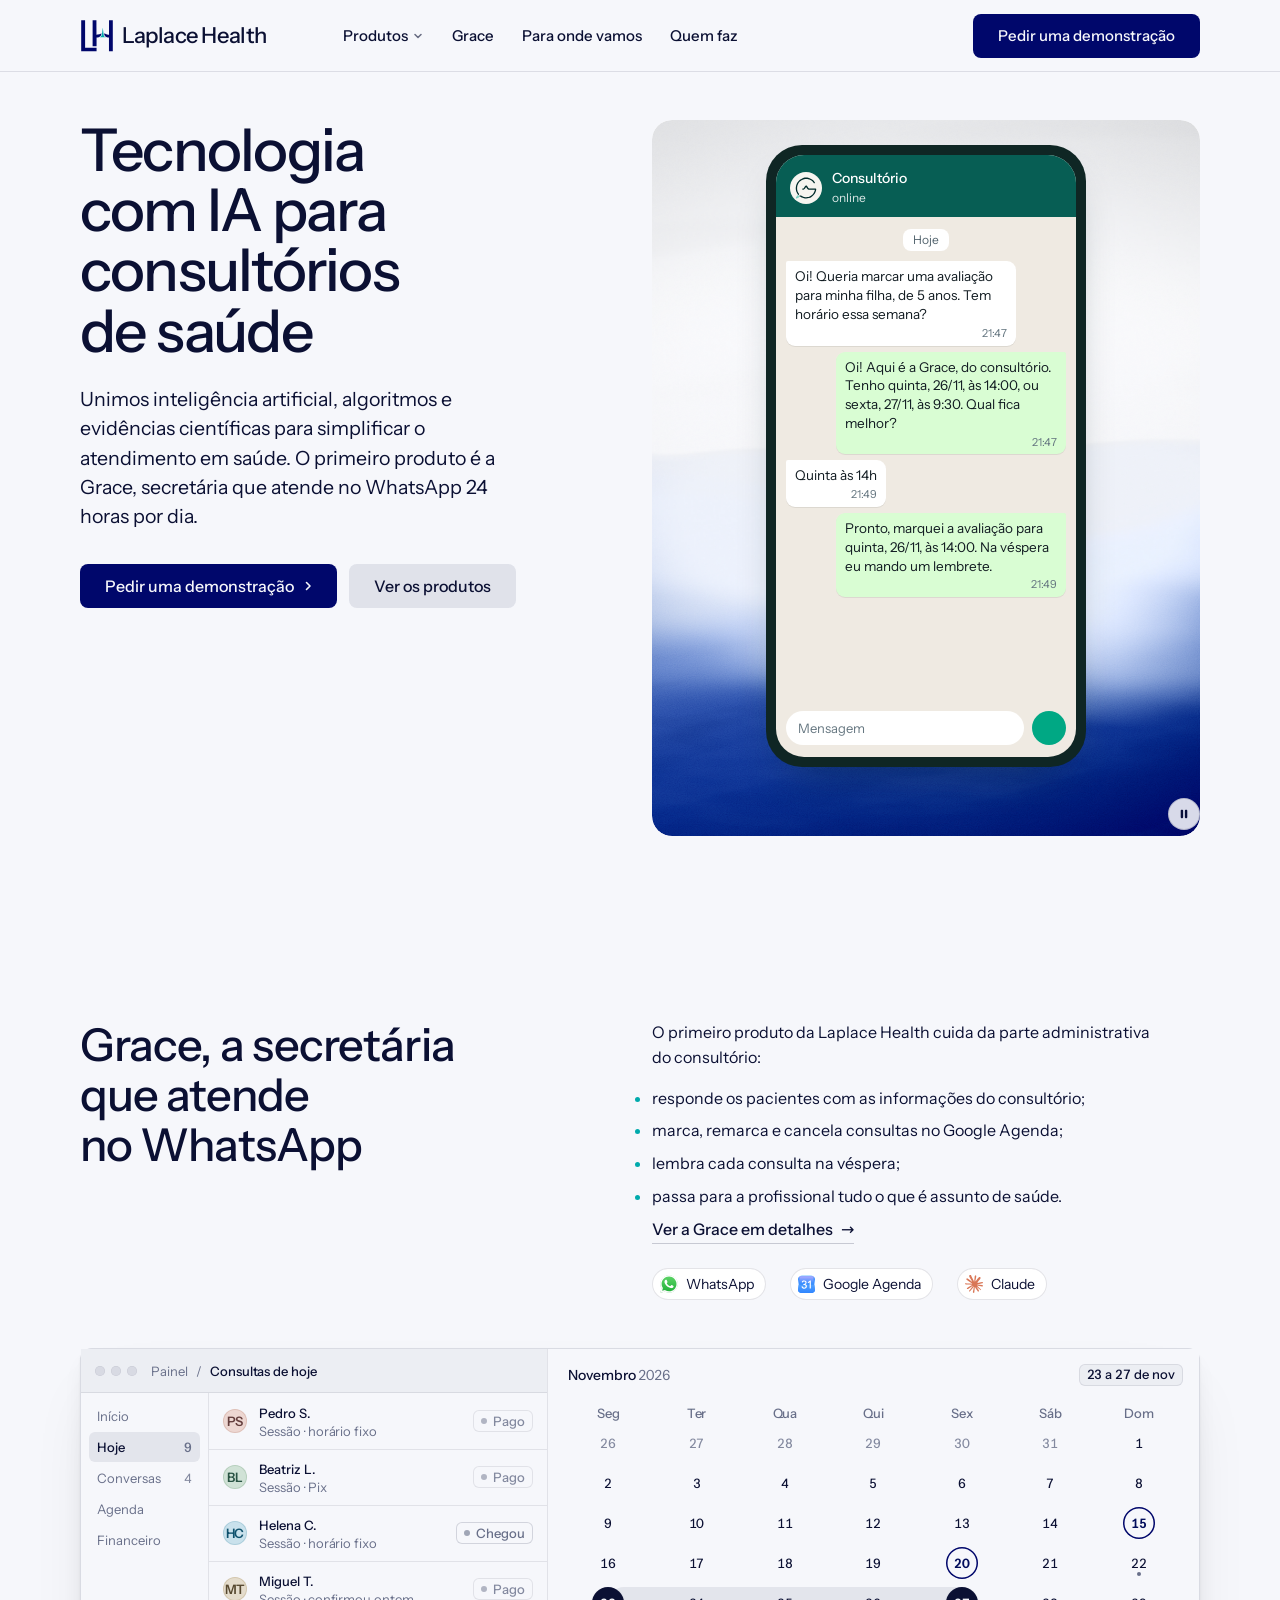
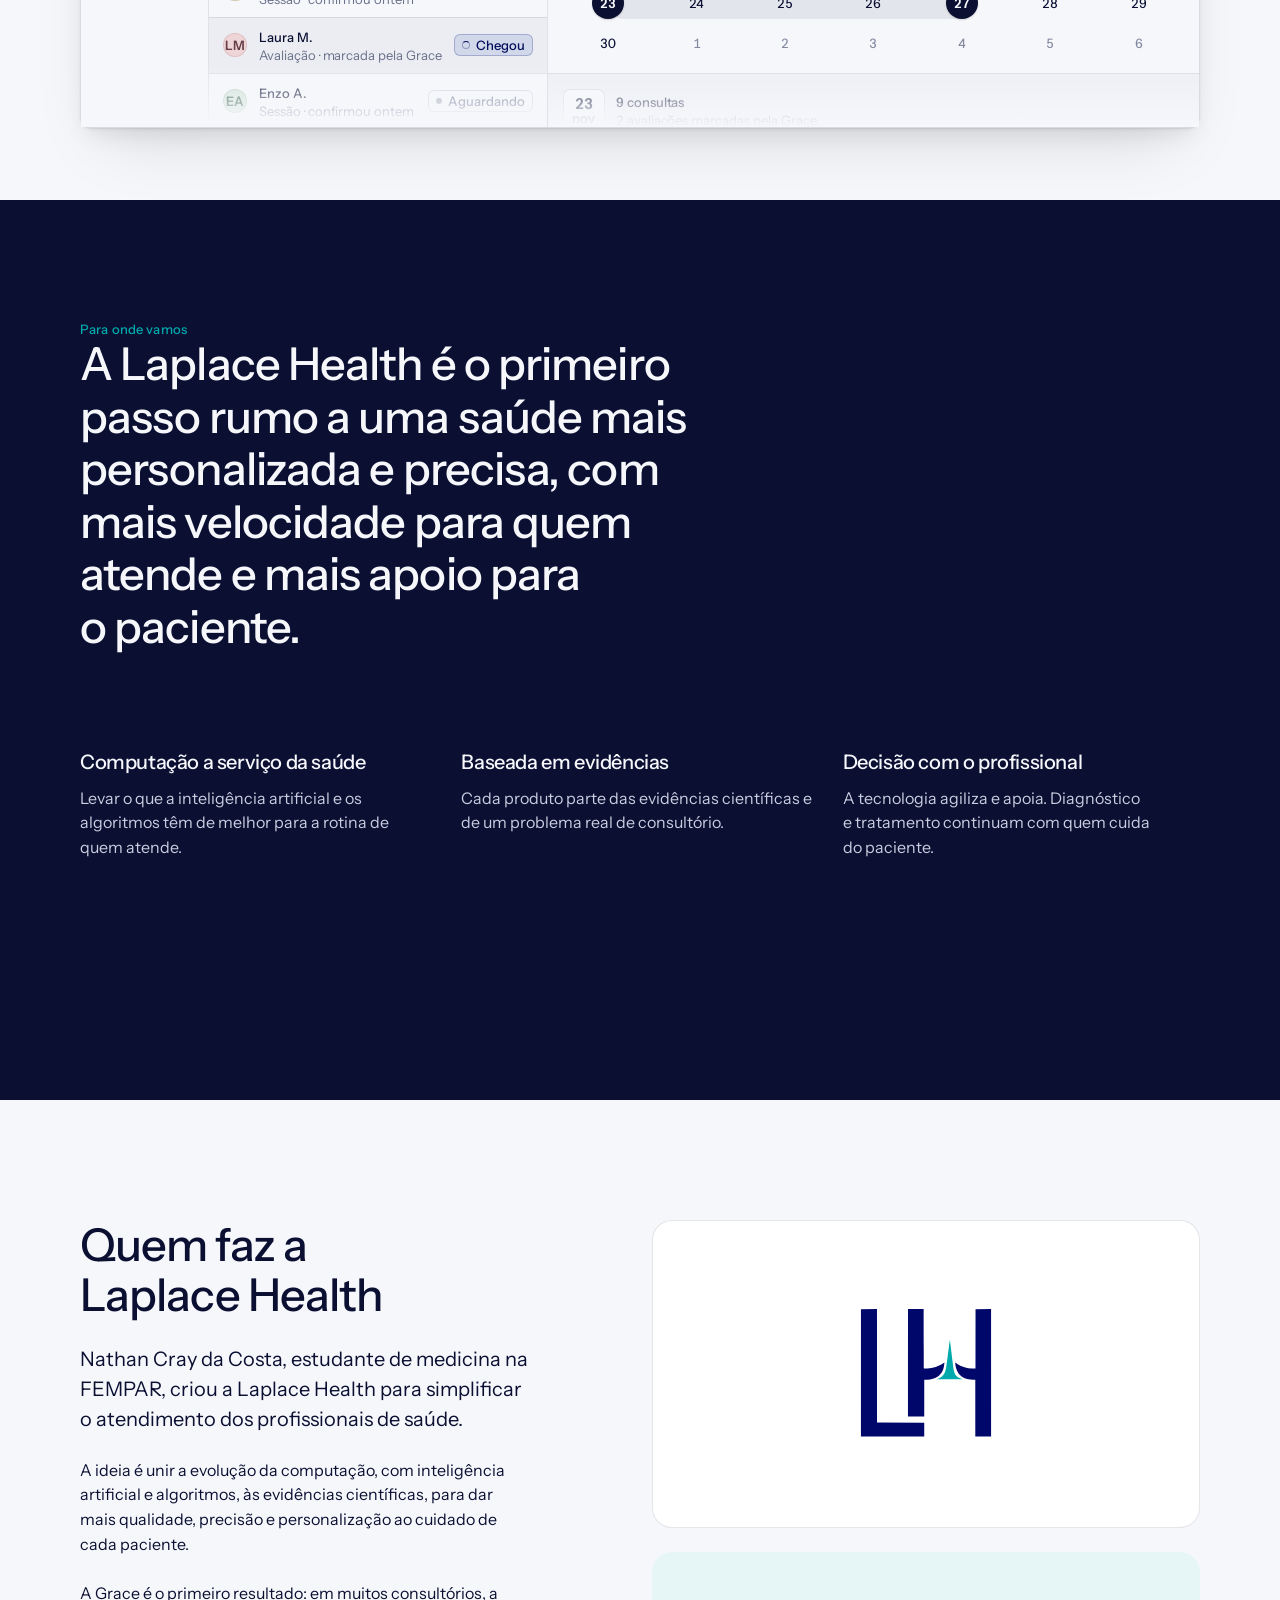
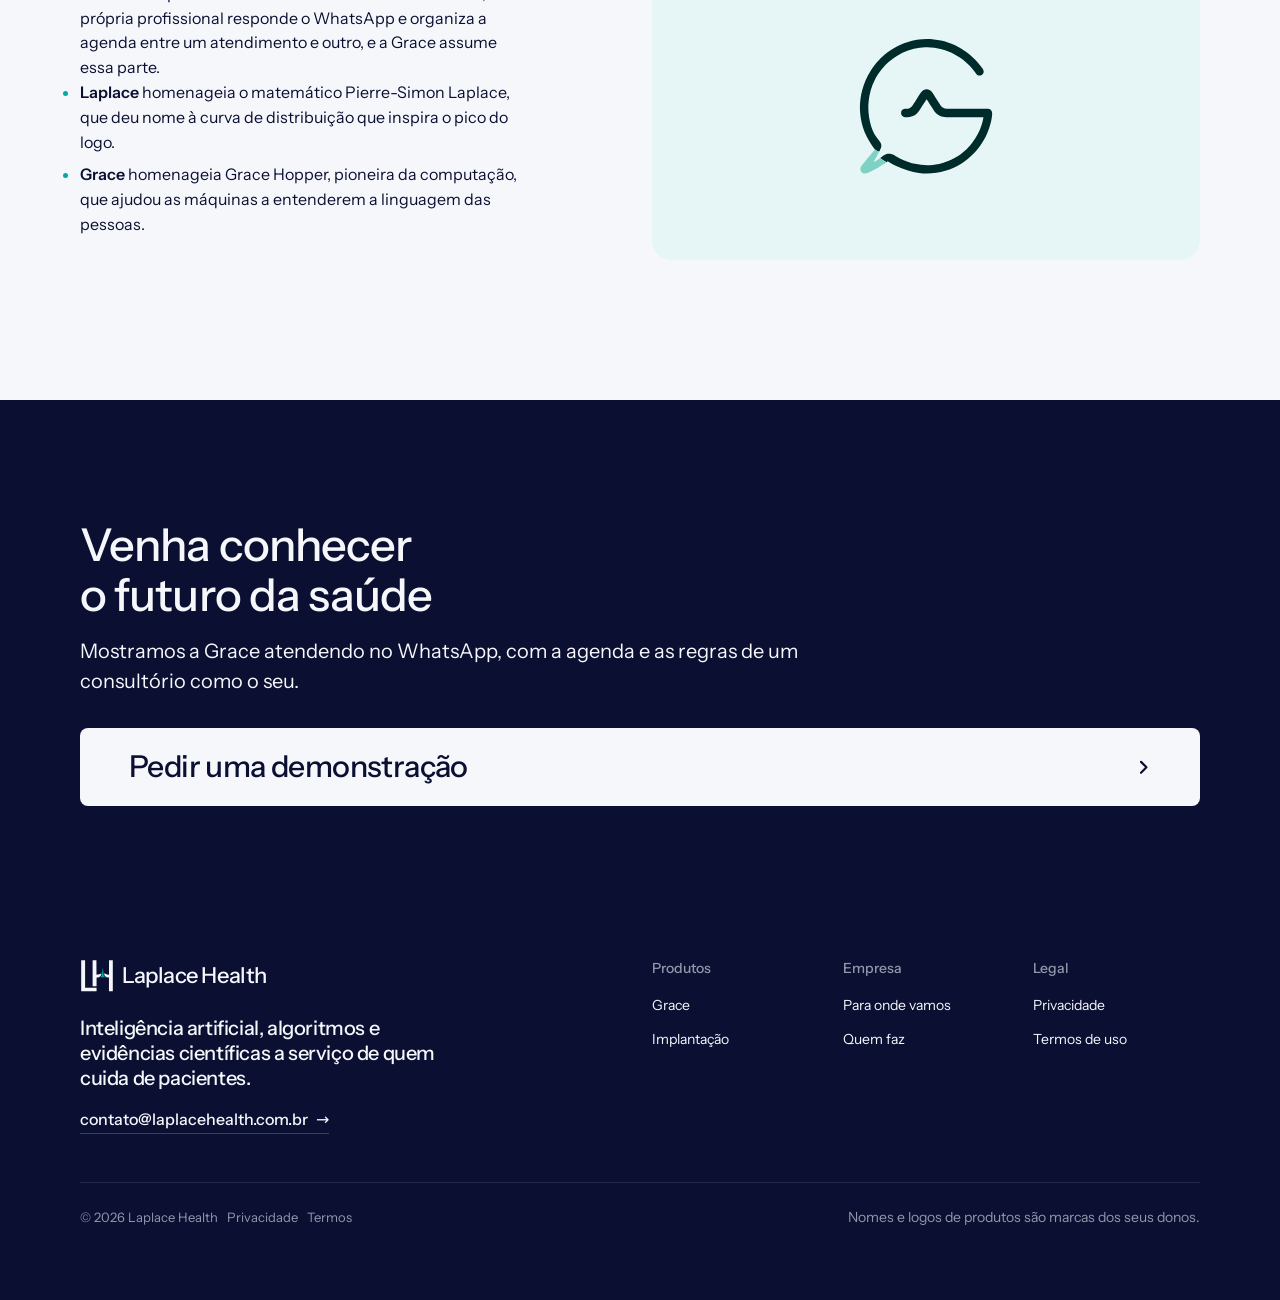
<file: index.html>
<!doctype html>
<html lang="pt-BR" data-type="software" data-radius="soft" data-ground="sage" data-buttons="tonal" data-motion>
<head>
<meta charset="utf-8">
<meta name="viewport" content="width=device-width, initial-scale=1, viewport-fit=cover">
<title>Laplace Health: tecnologia com IA para consultórios de saúde</title>
<meta name="description" content="A Laplace Health une inteligência artificial, algoritmos e evidências científicas para simplificar o atendimento em saúde. O primeiro produto é a Grace, secretária no WhatsApp.">
<meta property="og:type" content="website">
<meta property="og:title" content="Laplace Health: tecnologia com IA para consultórios de saúde">
<meta property="og:description" content="A Grace atende seus pacientes no WhatsApp e marca as consultas no Google Agenda.">
<meta property="og:image" content="share.jpg">
<meta name="twitter:card" content="summary_large_image">
<link rel="icon" href="img/favicon.svg" type="image/svg+xml">
<meta name="theme-color" content="#f6f7fb">
<link rel="canonical" href="https://laplacehealth.com.br/">
<meta name="site-kind" content="software">
<meta name="page-type" content="software">
<link rel="stylesheet" href="assets/system.css">
<link rel="stylesheet" href="assets/ui/cards.css">
<link rel="stylesheet" href="assets/motion/motion.css">
<link rel="stylesheet" href="assets/backgrounds/backgrounds.css">
<link rel="stylesheet" href="assets/layout/layout.css">
<link rel="stylesheet" href="assets/icons/icon.css">
<link rel="stylesheet" href="assets/ui/base.css">
<link rel="stylesheet" href="assets/ui/window/fragment.css">
<link rel="stylesheet" href="assets/ui/calendar/fragment.css">
<link rel="stylesheet" href="site.css">
<script>document.documentElement.classList.add('m-enter');setTimeout(()=>document.documentElement.classList.add('m-enter-done'),700)</script>
<script src="assets/backgrounds/backgrounds.js"></script>
<script>document.documentElement.classList.add('mo-js');setTimeout(()=>document.documentElement.classList.add('mo-safe'),2500)</script>
<link rel="modulepreload" href="assets/moments/moments.js">
<link rel="modulepreload" href="assets/moments/lib.js">
<link rel="modulepreload" href="assets/moments/word-highlight/moment.js">
</head>
<body>
<!-- type: software (AI product for health practices; site-kind software)
     deal: hero split, nav nav-mega, close close-type, footer footer-dark, rhythm dark-band (#como; asked by the client: a more striking page), effect painterly-landscape in the hero frame, buttons tonal, mark: the client's logo (laplace-health-logo.svg), grounds: data-ground sage
     palette: the client's own colours (start.mjs brand), type: Instrument Sans, the client's own face (self-hosted)
     moments: word-highlight in #como -->

<header class="nav">
  <div class="wrap nav__bar">
    <a class="skip-link" href="#top">Pular para o conteúdo</a>
    <a class="nav__logo" href="#top"><img src="img/laplace-health-logo.svg" alt="" width="34" height="34">Laplace Health</a>
    <nav class="nav__links" aria-label="Principal">
      <div class="nav__item">
        <a class="nav__link" href="produtos.html">Produtos <svg class="chev" viewBox="0 0 12 12" aria-hidden="true"><path d="M3 4.5l3 3 3-3" fill="none" stroke="currentColor" stroke-width="1.5" stroke-linecap="round" stroke-linejoin="round"/></svg></a>
        <div class="nav__menu">
          <div class="wrap grid">
            <div class="menu-col span-3">
              <p class="t-label">Grace</p>
              <a href="produtos.html#whatsapp">No WhatsApp<span>Responde, marca e lembra</span></a>
              <a href="produtos.html#painel">O painel<span>Agenda, chegadas e financeiro</span></a>
              <a href="produtos.html#implantacao">Implantação<span>De 6 a 8 semanas</span></a>
            </div>
            <div class="menu-col span-3">
              <p class="t-label">Laplace Health</p>
              <a href="#como">Para onde vamos<span>Saúde mais personalizada e precisa</span></a>
              <a href="#quem">Quem faz<span>Criada por um estudante de medicina</span></a>
            </div>
            <a class="menu-card span-3 start-10" href="produtos.html">
              <div class="panel" style="display:grid;place-items:center;background:#e3f5f1"><img src="img/grace-simbolo.svg" alt="" style="width:64px;height:64px"></div>
              <span class="t-card">Grace</span>
              <span class="t-small muted">Secretária no WhatsApp para consultórios</span>
            </a>
          </div>
        </div>
      </div>
      <div class="nav__item"><a class="nav__link" href="#grace">Grace</a></div>
      <div class="nav__item"><a class="nav__link" href="#como">Para onde vamos</a></div>
      <div class="nav__item"><a class="nav__link" href="#quem">Quem faz</a></div>
    </nav>
    <div class="nav__actions">
      <a class="btn btn--primary" href="mailto:contato@laplacehealth.com.br?subject=Demonstra%C3%A7%C3%A3o%20da%20Grace">Pedir uma demonstração</a>
    </div>
    <button class="nav__toggle" type="button" aria-expanded="false" aria-label="Menu">
      <svg width="18" height="18" viewBox="0 0 18 18" aria-hidden="true"><path d="M2 5h14M2 13h14" stroke="currentColor" stroke-width="1.6" stroke-linecap="round"/></svg>
    </button>
  </div>
</header>

<main id="top">
  <section class="hero hero--split" data-enter aria-labelledby="hero-h">
    <div class="wrap"><div class="hero-text grid hero__grid">
      <div class="hero__text span-5">
        <h1 id="hero-h">Tecnologia com IA para consultórios de saúde</h1>
        <p class="hero__lead">Unimos inteligência artificial, algoritmos e evidências científicas para simplificar o atendimento em saúde. O primeiro produto é a Grace, secretária que atende no WhatsApp 24 horas por dia.</p>
        <div class="btn-row">
          <a class="btn btn--primary" href="mailto:contato@laplacehealth.com.br?subject=Demonstra%C3%A7%C3%A3o%20da%20Grace">Pedir uma demonstração<svg class="m-arrow" viewBox="0 0 12 12" aria-hidden="true"><path class="m-arrow__stem" d="M1 6h8"/><path class="m-arrow__head" d="M4.5 2.5 8 6l-3.5 3.5"/></svg></a>
          <a class="btn btn--secondary" href="produtos.html">Ver os produtos</a>
        </div>
      </div>
      <div class="hero__media wa-stage span-6 start-7" data-fx="painterly-landscape" data-fx-seed="2211">
        <div class="device" role="img" aria-label="Conversa de WhatsApp em que a Grace marca uma avaliação para uma criança na quinta, 26/11, às 14:00">
          <div class="wa">
            <div class="wa__top"><span class="wa__av"><img src="img/grace-simbolo.svg" alt=""></span><span><span class="wa__name">Consultório</span><br><span class="wa__st">online</span></span></div>
            <div class="wa__body">
              <span class="wa__day">Hoje</span>
              <div class="wa__msg wa__msg--in">Oi! Queria marcar uma avaliação para minha filha, de 5 anos. Tem horário essa semana?<time>21:47</time></div>
              <div class="wa__msg wa__msg--out">Oi! Aqui é a Grace, do consultório. Tenho quinta, 26/11, às 14:00, ou sexta, 27/11, às 9:30. Qual fica melhor?<time>21:47</time></div>
              <div class="wa__msg wa__msg--in">Quinta às 14h<time>21:49</time></div>
              <div class="wa__msg wa__msg--out">Pronto, marquei a avaliação para quinta, 26/11, às 14:00. Na véspera eu mando um lembrete.<time>21:49</time></div>
            </div>
            <div class="wa__in"><span class="wa__field">Mensagem</span><span class="wa__send" aria-hidden="true"></span></div>
          </div>
        </div>
      </div>
    </div></div>
  </section>

  <section class="section" id="grace" aria-labelledby="grace-h">
    <div class="wrap">
      <div class="grid grid--top">
        <h2 id="grace-h" class="span-5">Grace, a secretária que atende no WhatsApp</h2>
        <div class="span-6 start-7">
          <p>O primeiro produto da Laplace Health cuida da parte administrativa do consultório:</p>
          <ul class="ticks">
            <li>responde os pacientes com as informações do consultório;</li>
            <li>marca, remarca e cancela consultas no Google Agenda;</li>
            <li>lembra cada consulta na véspera;</li>
            <li>passa para a profissional tudo o que é assunto de saúde.</li>
          </ul>
          <p><a class="link" href="produtos.html">Ver a Grace em detalhes</a></p>
          <div class="works-with">
            <span class="ic-chip"><img class="ic ic-24" src="assets/icons/whatsapp.svg" alt="" width="24" height="24">WhatsApp</span>
            <span class="ic-chip"><img class="ic ic-24" src="assets/icons/google-calendar.svg" alt="" width="22" height="24">Google Agenda</span>
            <span class="ic-chip"><img class="ic ic-24" src="assets/icons/claude.svg" alt="" width="24" height="24">Claude</span>
          </div>
        </div>
      </div>
      <div class="ui app fill" role="img" aria-label="Painel da Grace com as consultas de hoje, fictícias, ao lado do calendário de novembro" data-ui-pause-host>
        <div class="app__pane app__pane--list">
          <div class="ui ui-panel ui-win" data-ui="window" data-open="Aguardando" data-work="Chegou" data-done="Pago">
            <div class="ui-win__bar">
              <span class="ui-dots" aria-hidden="true"><i></i><i></i><i></i></span>
              <span class="ui-win__crumb">Painel <i>/</i> <b>Consultas de hoje</b></span>
              <span class="ui-spacer"></span>
            </div>
            <div class="ui-win__body">
              <nav class="ui-win__side" aria-hidden="true">
                <span class="ui-win__nav">Início</span>
                <span class="ui-win__nav is-on">Hoje<em>9</em></span>
                <span class="ui-win__nav">Conversas<em>4</em></span>
                <span class="ui-win__nav">Agenda</span>
                <span class="ui-win__nav">Financeiro</span>
              </nav>
              <div class="ui-win__main">
                <div class="ui-win__cols" aria-hidden="true"><span>Paciente</span><span>Consulta</span><span>Situação</span><span>Hora</span></div>
                <ul class="ui-win__rows">
                  <li class="ui-win__row" data-row><span class="ui-avatar" data-tone="1">PS</span><span class="ui-win__who">Pedro S.</span><span class="ui-win__sub">Sessão · horário fixo</span><span class="ui-win__st is-done" data-st>Pago</span><span class="ui-win__age">8:00</span></li>
                  <li class="ui-win__row" data-row><span class="ui-avatar" data-tone="3">BL</span><span class="ui-win__who">Beatriz L.</span><span class="ui-win__sub">Sessão · Pix</span><span class="ui-win__st is-done" data-st>Pago</span><span class="ui-win__age">8:30</span></li>
                  <li class="ui-win__row" data-row><span class="ui-avatar" data-tone="4">HC</span><span class="ui-win__who">Helena C.</span><span class="ui-win__sub">Sessão · horário fixo</span><span class="ui-win__st" data-st>Chegou</span><span class="ui-win__age">9:00</span></li>
                  <li class="ui-win__row" data-row><span class="ui-avatar" data-tone="2">MT</span><span class="ui-win__who">Miguel T.</span><span class="ui-win__sub">Sessão · confirmou ontem</span><span class="ui-win__st" data-st>Aguardando</span><span class="ui-win__age">9:30</span></li>
                  <li class="ui-win__row" data-row><span class="ui-avatar" data-tone="5">LM</span><span class="ui-win__who">Laura M.</span><span class="ui-win__sub">Avaliação · marcada pela Grace</span><span class="ui-win__st" data-st>Aguardando</span><span class="ui-win__age">10:00</span></li>
                  <li class="ui-win__row" data-row><span class="ui-avatar" data-tone="3">EA</span><span class="ui-win__who">Enzo A.</span><span class="ui-win__sub">Sessão · confirmou ontem</span><span class="ui-win__st" data-st>Aguardando</span><span class="ui-win__age">11:00</span></li>
                  <li class="ui-win__row" data-row><span class="ui-avatar" data-tone="1">CR</span><span class="ui-win__who">Carlos R.</span><span class="ui-win__sub">Sessão · horário fixo</span><span class="ui-win__st" data-st>Aguardando</span><span class="ui-win__age">14:00</span></li>
                  <li class="ui-win__row" data-row><span class="ui-avatar" data-tone="4">SF</span><span class="ui-win__who">Sofia F.</span><span class="ui-win__sub">Sessão · marcada pela equipe</span><span class="ui-win__st" data-st>Aguardando</span><span class="ui-win__age">15:00</span></li>
                  <li class="ui-win__row" data-row><span class="ui-avatar" data-tone="2">GM</span><span class="ui-win__who">Gabriel M.</span><span class="ui-win__sub">Avaliação · marcada pela Grace</span><span class="ui-win__st" data-st>Aguardando</span><span class="ui-win__age">16:00</span></li>
                </ul>
              </div>
            </div>
          </div>
        </div>
        <div class="app__pane app__pane--open" data-ui-loop>
          <div class="ui ui-panel ui-calendar" data-ui="calendar" data-start="23" data-end="27" data-month="nov">
            <div class="ui-cal__head">
              <div class="ui-cal__month">Novembro <span>2026</span></div>
              <span class="ui-spacer"></span>
              <span class="ui-chip ui-chip--plain ui-chip--ink" data-cal-range>23 a 27 de nov</span>
            </div>
            <div class="ui-cal__dow" aria-hidden="true"><span>Seg</span><span>Ter</span><span>Qua</span><span>Qui</span><span>Sex</span><span>Sáb</span><span>Dom</span></div>
            <div class="ui-cal__days">
              <span class="ui-cal__d is-out"><b>26</b></span><span class="ui-cal__d is-out"><b>27</b></span><span class="ui-cal__d is-out"><b>28</b></span><span class="ui-cal__d is-out"><b>29</b></span><span class="ui-cal__d is-out"><b>30</b></span><span class="ui-cal__d is-out"><b>31</b></span><span class="ui-cal__d" data-d="1"><b>1</b></span>
              <span class="ui-cal__d" data-d="2"><b>2</b></span><span class="ui-cal__d" data-d="3"><b>3</b></span><span class="ui-cal__d" data-d="4"><b>4</b></span><span class="ui-cal__d" data-d="5"><b>5</b></span><span class="ui-cal__d" data-d="6"><b>6</b></span><span class="ui-cal__d" data-d="7"><b>7</b></span><span class="ui-cal__d" data-d="8"><b>8</b></span>
              <span class="ui-cal__d" data-d="9"><b>9</b></span><span class="ui-cal__d" data-d="10"><b>10</b></span><span class="ui-cal__d" data-d="11"><b>11</b></span><span class="ui-cal__d" data-d="12"><b>12</b></span><span class="ui-cal__d" data-d="13"><b>13</b></span><span class="ui-cal__d" data-d="14"><b>14</b></span><span class="ui-cal__d is-mark" data-d="15"><b>15</b></span>
              <span class="ui-cal__d" data-d="16"><b>16</b></span><span class="ui-cal__d" data-d="17"><b>17</b></span><span class="ui-cal__d" data-d="18"><b>18</b></span><span class="ui-cal__d" data-d="19"><b>19</b></span><span class="ui-cal__d is-mark" data-d="20"><b>20</b></span><span class="ui-cal__d" data-d="21"><b>21</b></span><span class="ui-cal__d is-today" data-d="22"><b>22</b></span>
              <span class="ui-cal__d is-start" data-d="23"><b>23</b></span><span class="ui-cal__d is-in" data-d="24"><b>24</b></span><span class="ui-cal__d is-in" data-d="25"><b>25</b></span><span class="ui-cal__d is-in" data-d="26"><b>26</b></span><span class="ui-cal__d is-end" data-d="27"><b>27</b></span><span class="ui-cal__d" data-d="28"><b>28</b></span><span class="ui-cal__d" data-d="29"><b>29</b></span>
              <span class="ui-cal__d" data-d="30"><b>30</b></span><span class="ui-cal__d is-out"><b>1</b></span><span class="ui-cal__d is-out"><b>2</b></span><span class="ui-cal__d is-out"><b>3</b></span><span class="ui-cal__d is-out"><b>4</b></span><span class="ui-cal__d is-out"><b>5</b></span><span class="ui-cal__d is-out"><b>6</b></span>
            </div>
            <div class="ui-cal__events">
              <div class="ui-cal__ev" data-ev="23">
                <span class="ui-cal__date"><b>23</b><i>nov</i></span>
                <span class="ui-cal__evtext"><span class="ui-cal__evtitle">9 consultas</span><span class="ui-cal__evsub">2 avaliações marcadas pela Grace</span></span>
              </div>
              <div class="ui-cal__ev" data-ev="26">
                <span class="ui-cal__date"><b>26</b><i>nov</i></span>
                <span class="ui-cal__evtext"><span class="ui-cal__evtitle">Avaliação, 14:00</span><span class="ui-cal__evsub">Lembrete sai na véspera, às 9:00</span></span>
              </div>
              <div class="ui-cal__ev" data-ev="27">
                <span class="ui-cal__date"><b>27</b><i>nov</i></span>
                <span class="ui-cal__evtext"><span class="ui-cal__evtitle">Agenda fechada à tarde</span><span class="ui-cal__evsub">A Grace avisou 3 pacientes e remarcou</span></span>
              </div>
            </div>
          </div>
        </div>
      </div>
    </div>
  </section>

  <section class="section statement ground-inverse band-future" id="como" data-moment="word-highlight" aria-label="Para onde vamos">
    <div class="wrap">
      <p class="t-label">Para onde vamos</p>
      <p class="mo-wh__text">A Laplace Health é o primeiro passo rumo a uma saúde mais personalizada e precisa, com mais velocidade para quem atende e mais apoio para <strong>o paciente</strong>.</p>
      <div class="grid principles">
        <div class="span-4"><h3>Computação a serviço da saúde</h3><p>Levar o que a inteligência artificial e os algoritmos têm de melhor para a rotina de quem atende.</p></div>
        <div class="span-4"><h3>Baseada em evidências</h3><p>Cada produto parte das evidências científicas e de um problema real de consultório.</p></div>
        <div class="span-4"><h3>Decisão com o profissional</h3><p>A tecnologia agiliza e apoia. Diagnóstico e tratamento continuam com quem cuida do paciente.</p></div>
      </div>
    </div>
  </section>

  <section class="section" id="quem" style="--hm: 2" aria-labelledby="quem-h">
    <div class="wrap">
      <div class="grid grid--top fill">
        <div class="span-5 stack-5 about">
          <h2 id="quem-h">Quem faz a Laplace Health</h2>
          <p class="lead-name">Nathan Cray da Costa, estudante de medicina na FEMPAR, criou a Laplace Health para simplificar o atendimento dos profissionais de saúde.</p>
          <p>A ideia é unir a evolução da computação, com inteligência artificial e algoritmos, às evidências científicas, para dar mais qualidade, precisão e personalização ao cuidado de cada paciente.</p>
          <p>A Grace é o primeiro resultado: em muitos consultórios, a própria profissional responde o WhatsApp e organiza a agenda entre um atendimento e outro, e a Grace assume essa parte.</p>
          <ul>
            <li><strong>Laplace</strong> homenageia o matemático Pierre-Simon Laplace, que deu nome à curva de distribuição que inspira o pico do logo.</li>
            <li><strong>Grace</strong> homenageia Grace Hopper, pioneira da computação, que ajudou as máquinas a entenderem a linguagem das pessoas.</li>
          </ul>
        </div>
        <div class="marks span-6 start-7" role="img" aria-label="O logo da Laplace Health e o símbolo da Grace">
          <div class="marks__tile marks__tile--laplace"><img src="img/laplace-health-logo.svg" alt=""></div>
          <div class="marks__tile marks__tile--grace"><img src="img/grace-simbolo.svg" alt=""></div>
        </div>
      </div>
    </div>
  </section>
</main>

<footer class="footer closing footer--dark ground-inverse" id="contact" aria-labelledby="close-h">
  <div class="wrap">
    <div class="closing__cta close--type">
      <div class="section-head">
        <h2 id="close-h">Venha conhecer o futuro da saúde</h2>
        <p>Mostramos a Grace atendendo no WhatsApp, com a agenda e as regras de um consultório como o seu.</p>
      </div>
      <a class="btn btn--primary btn--xl btn--wide" href="mailto:contato@laplacehealth.com.br?subject=Demonstra%C3%A7%C3%A3o%20da%20Grace">Pedir uma demonstração<svg class="m-arrow" viewBox="0 0 12 12" aria-hidden="true"><path class="m-arrow__stem" d="M1 6h8"/><path class="m-arrow__head" d="M4.5 2.5 8 6l-3.5 3.5"/></svg></a>
    </div>
    <div class="closing__links">
      <div class="grid">
        <div class="span-4 stack-4">
          <a class="nav__logo" href="#top"><img src="img/laplace-health-logo-claro.svg" alt="" width="34" height="34">Laplace Health</a>
          <p class="footer__lede">Inteligência artificial, algoritmos e evidências científicas a serviço de quem cuida de pacientes.</p>
          <p><a class="link" href="mailto:contato@laplacehealth.com.br">contato@laplacehealth.com.br</a></p>
        </div>
        <div class="span-2 start-7 footer__col"><h3>Produtos</h3><ul><li><a href="produtos.html">Grace</a></li><li><a href="produtos.html#implantacao">Implantação</a></li></ul></div>
        <div class="span-2 footer__col"><h3>Empresa</h3><ul><li><a href="#como">Para onde vamos</a></li><li><a href="#quem">Quem faz</a></li></ul></div>
        <div class="span-2 footer__col"><h3>Legal</h3><ul><li><a href="privacidade.html">Privacidade</a></li><li><a href="termos.html">Termos de uso</a></li></ul></div>
      </div>
      <div class="footer__legal">
        <span>&copy; 2026 Laplace Health &nbsp; <a href="privacidade.html">Privacidade</a> &nbsp; <a href="termos.html">Termos</a></span>
        <div class="socials"></div>
        <span class="t-small">Nomes e logos de produtos são marcas dos seus donos.</span>
      </div>
    </div>
  </div>
</footer>

<nav class="actionbar" aria-label="Ação rápida">
  <a class="btn btn--primary" href="mailto:contato@laplacehealth.com.br?subject=Demonstra%C3%A7%C3%A3o%20da%20Grace">Pedir uma demonstração</a>
</nav>

<script type="module" src="assets/system.js"></script>
<script type="module" src="assets/motion/motion.js"></script>
<script type="module" src="assets/layout/layout.js"></script>
</body>
</html>
</file>
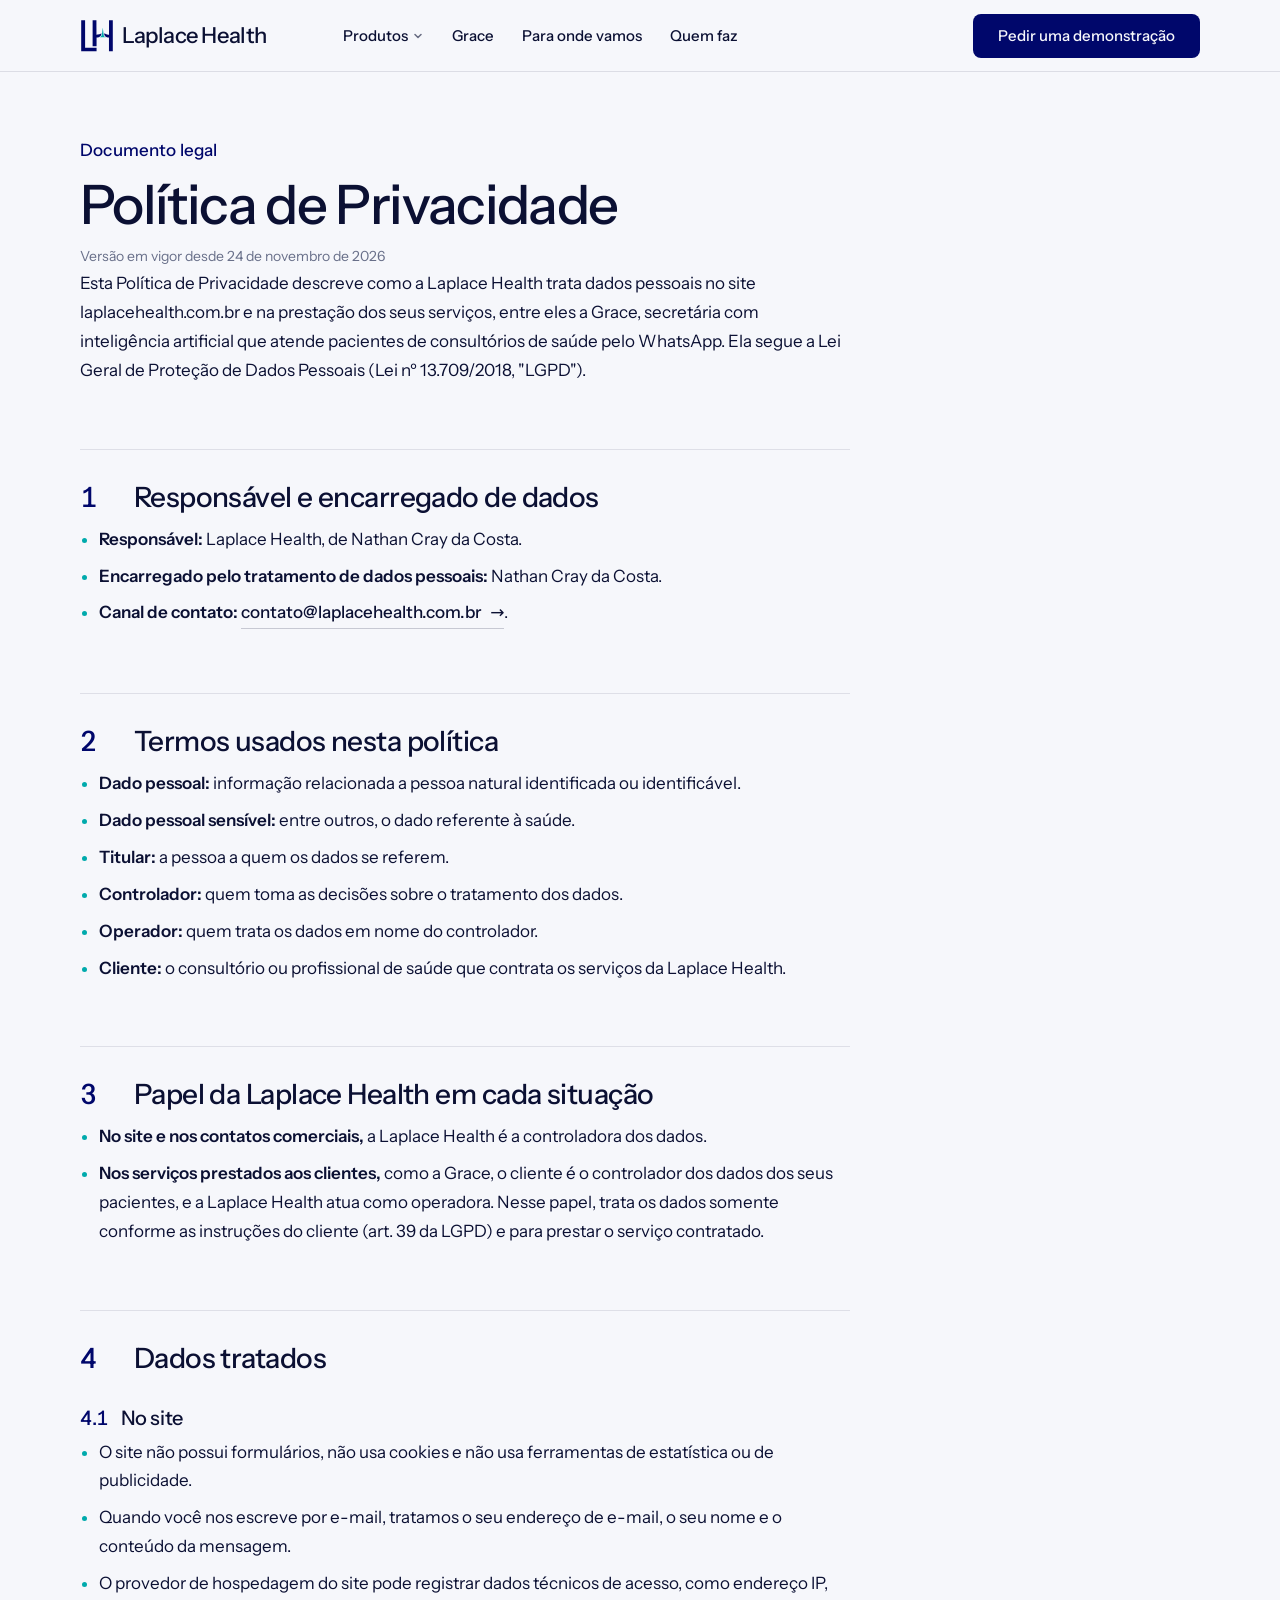
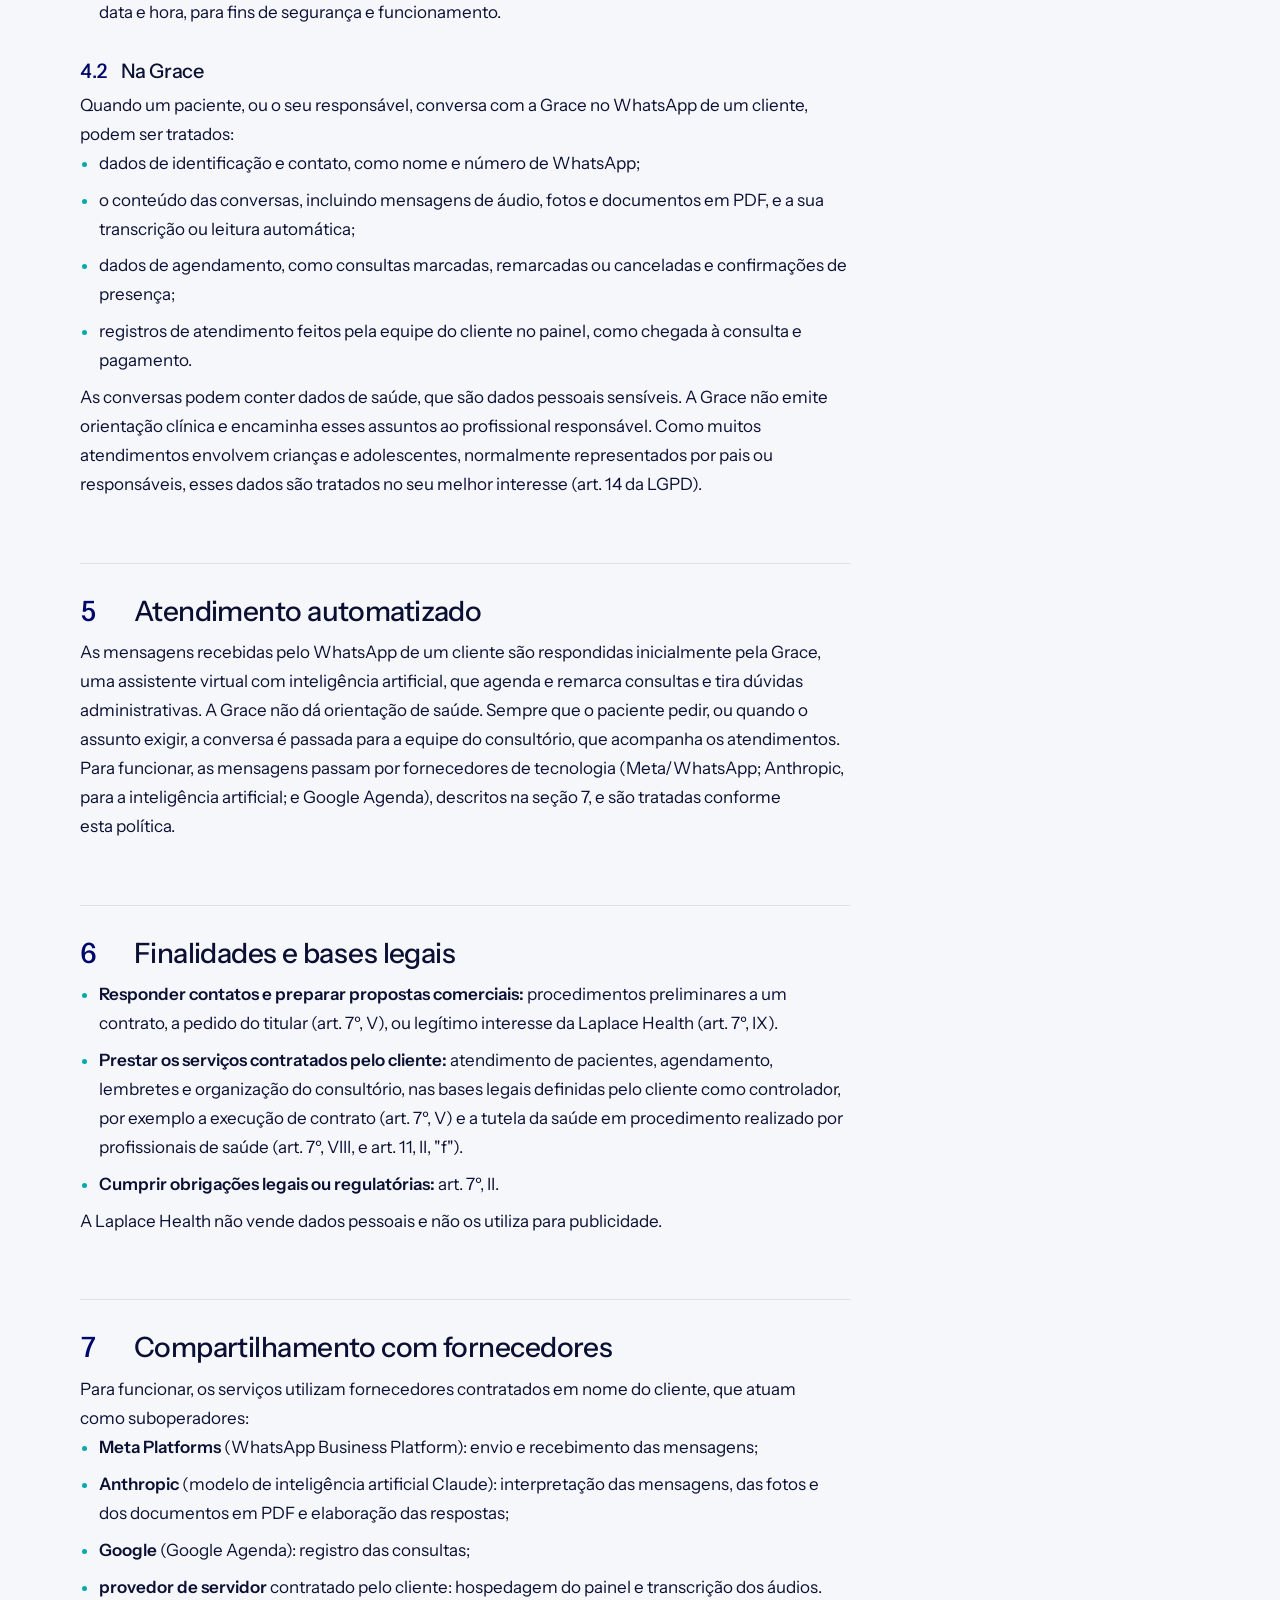
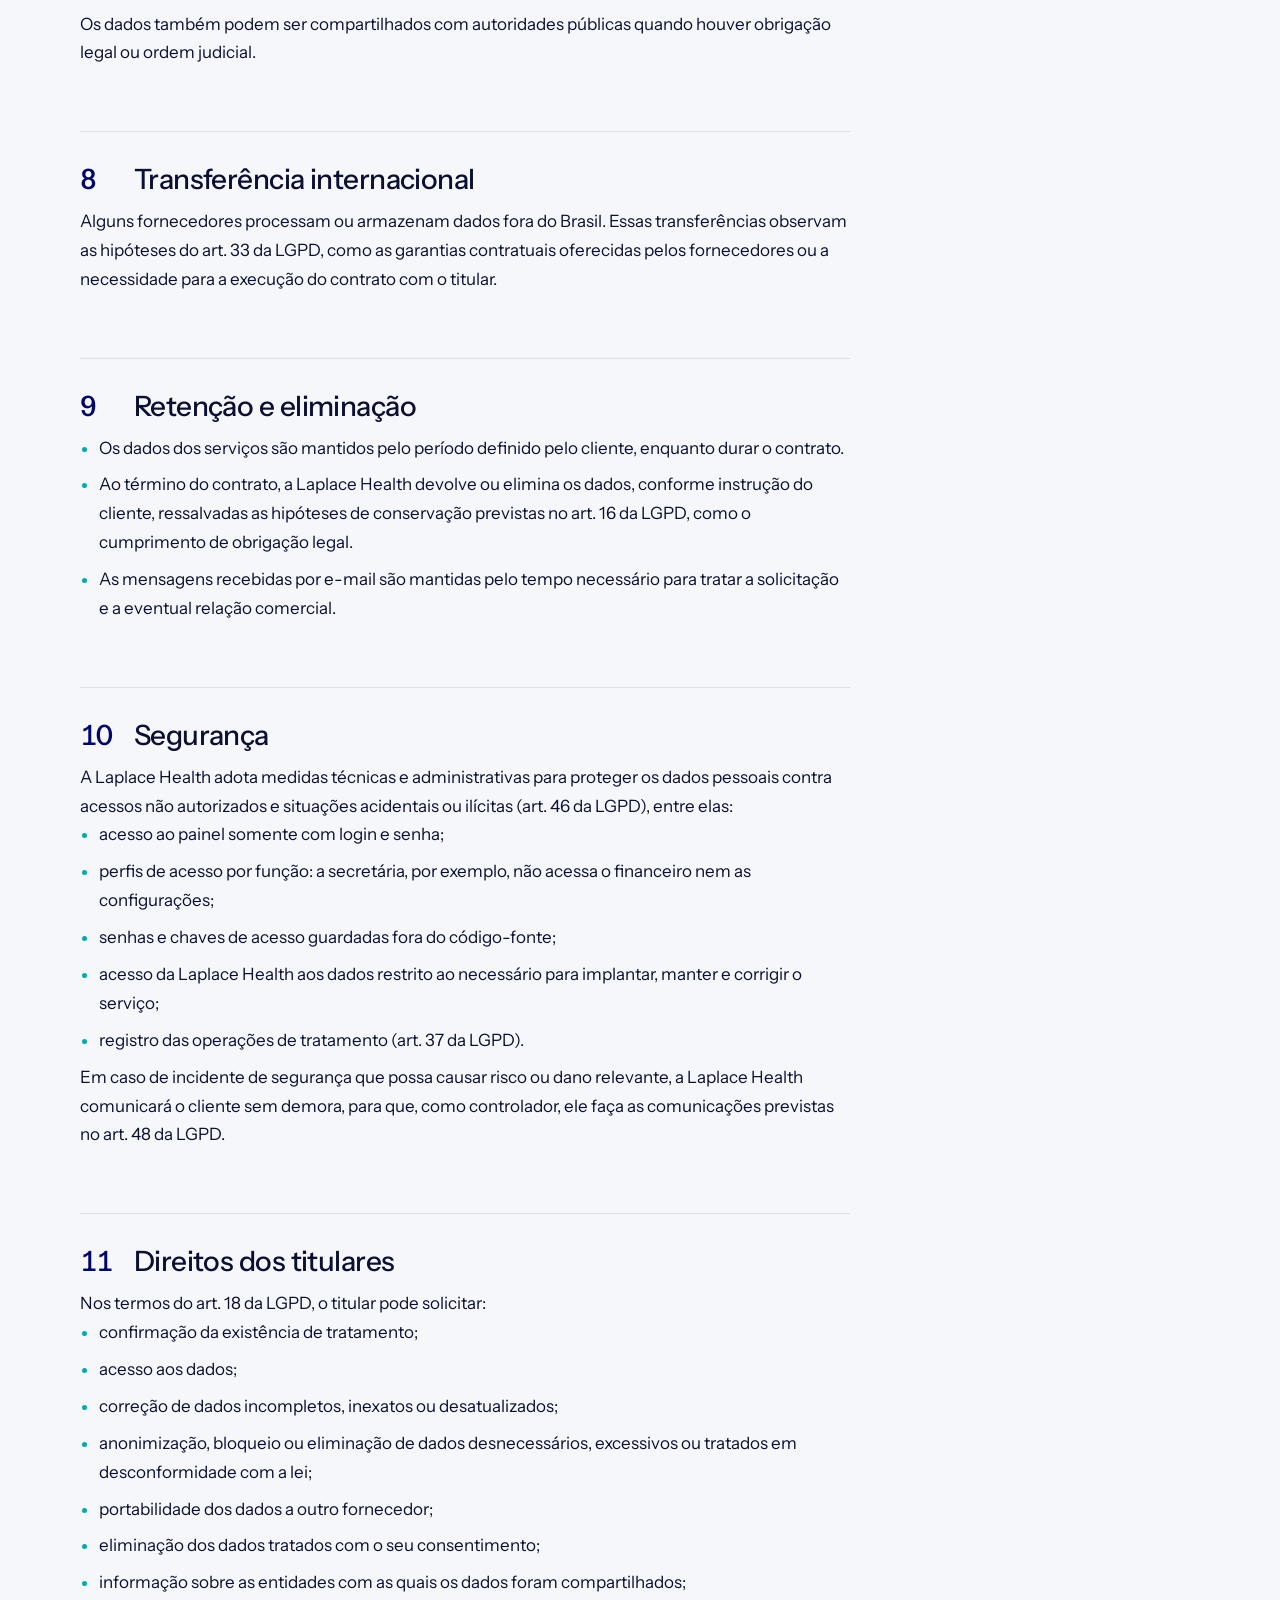
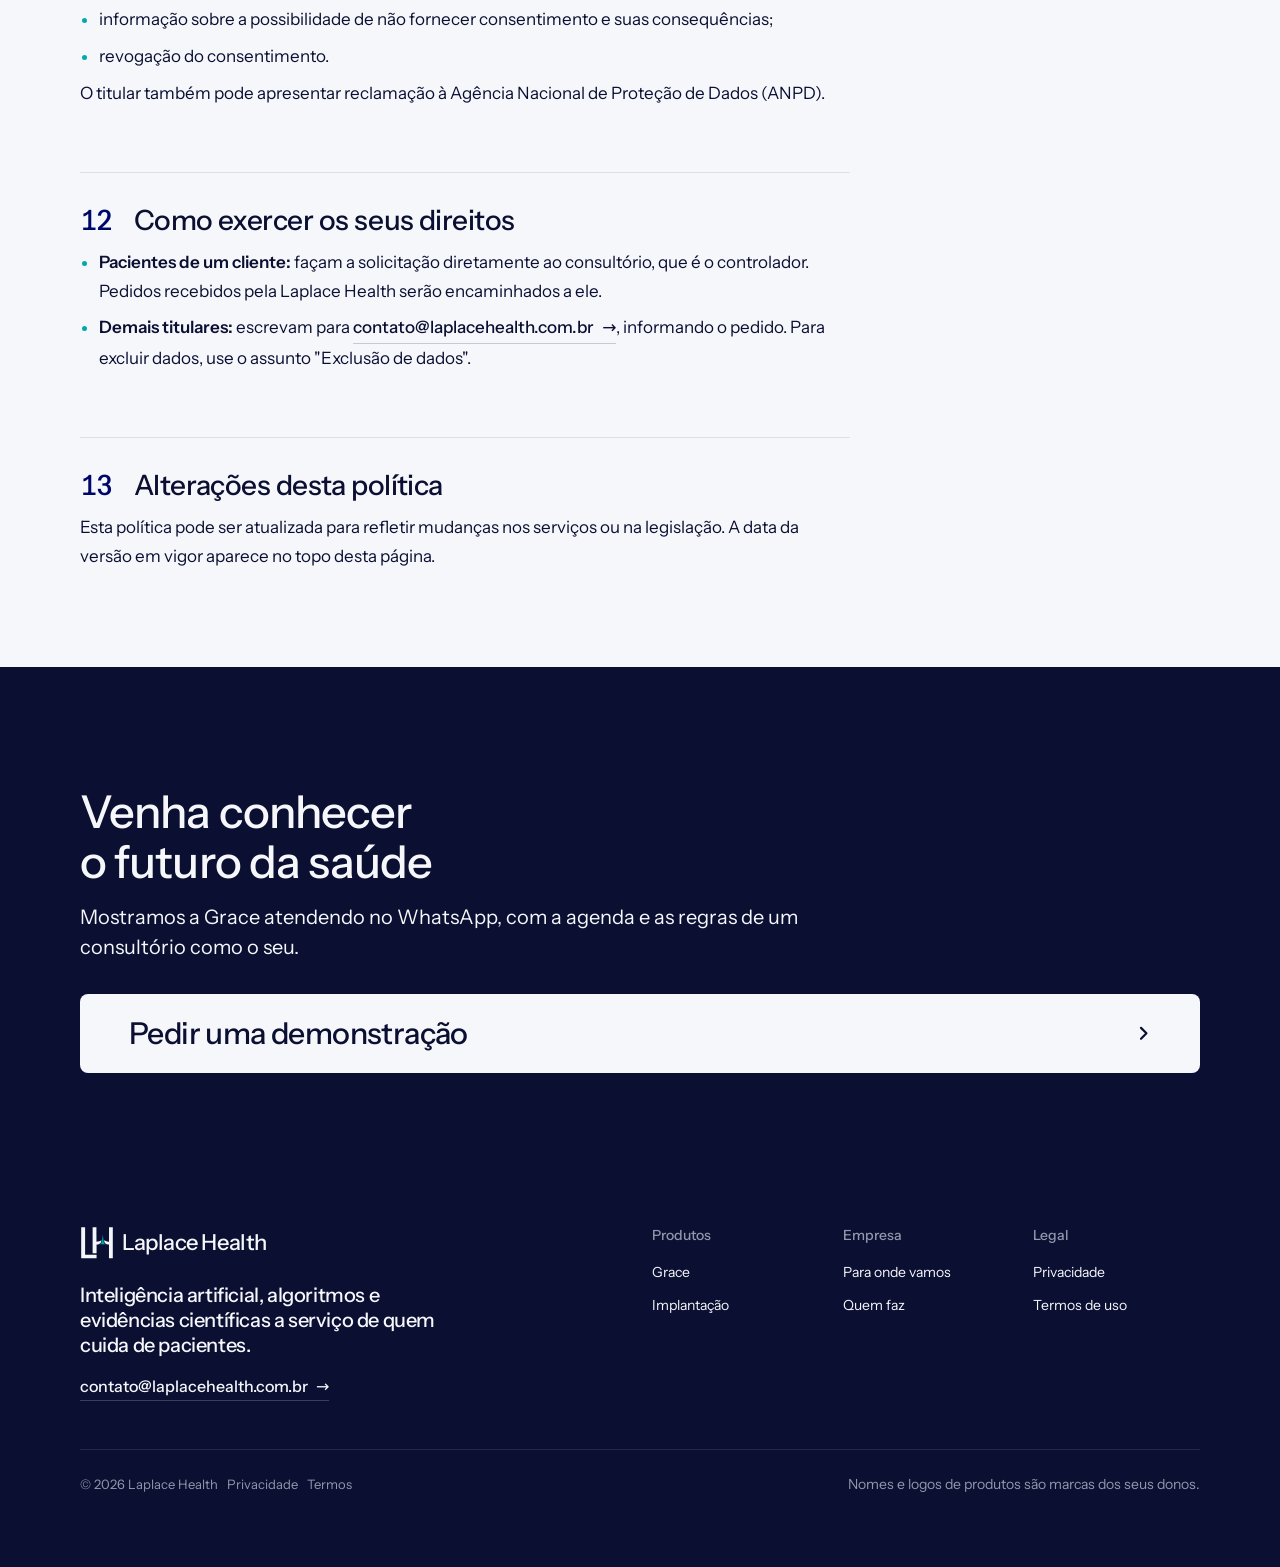
<file: privacidade.html>
<!doctype html>
<html lang="pt-BR" data-type="software" data-radius="soft" data-ground="sage" data-buttons="tonal" data-motion>
<head>
<meta charset="utf-8">
<meta name="viewport" content="width=device-width, initial-scale=1, viewport-fit=cover">
<title>Política de Privacidade: Laplace Health</title>
<meta name="description" content="Como a Laplace Health trata dados pessoais neste site e na Grace, secretária no WhatsApp para consultórios de saúde.">
<meta property="og:type" content="website">
<meta property="og:title" content="Política de privacidade: Laplace Health">
<meta property="og:description" content="Como a Laplace Health trata dados pessoais neste site e na Grace, secretária no WhatsApp para consultórios de saúde.">
<meta property="og:image" content="share.jpg">
<meta name="twitter:card" content="summary_large_image">
<link rel="icon" href="img/favicon.svg" type="image/svg+xml">
<meta name="theme-color" content="#f6f7fb">
<link rel="canonical" href="https://laplacehealth.com.br/privacidade.html">
<meta name="site-kind" content="software">
<meta name="page-type" content="software">
<link rel="stylesheet" href="assets/system.css">
<link rel="stylesheet" href="assets/ui/cards.css">
<link rel="stylesheet" href="assets/motion/motion.css">
<link rel="stylesheet" href="assets/backgrounds/backgrounds.css">
<link rel="stylesheet" href="assets/layout/layout.css">
<link rel="stylesheet" href="assets/icons/icon.css">
<link rel="stylesheet" href="site.css">
<script>document.documentElement.classList.add('m-enter');setTimeout(()=>document.documentElement.classList.add('m-enter-done'),700)</script>
<script src="assets/backgrounds/backgrounds.js"></script>
<script>document.documentElement.classList.add('mo-js');setTimeout(()=>document.documentElement.classList.add('mo-safe'),2500)</script>
<link rel="modulepreload" href="assets/moments/moments.js">
<link rel="modulepreload" href="assets/moments/lib.js">
</head>
<body>
<header class="nav">
  <div class="wrap nav__bar">
    <a class="skip-link" href="#top">Pular para o conteúdo</a>
    <a class="nav__logo" href="index.html"><img src="img/laplace-health-logo.svg" alt="" width="34" height="34">Laplace Health</a>
    <nav class="nav__links" aria-label="Principal">
      <div class="nav__item">
        <a class="nav__link" href="produtos.html">Produtos <svg class="chev" viewBox="0 0 12 12" aria-hidden="true"><path d="M3 4.5l3 3 3-3" fill="none" stroke="currentColor" stroke-width="1.5" stroke-linecap="round" stroke-linejoin="round"/></svg></a>
        <div class="nav__menu">
          <div class="wrap grid">
            <div class="menu-col span-3">
              <p class="t-label">Grace</p>
              <a href="produtos.html#whatsapp">No WhatsApp<span>Responde, marca e lembra</span></a>
              <a href="produtos.html#painel">O painel<span>Agenda, chegadas e financeiro</span></a>
              <a href="produtos.html#implantacao">Implantação<span>De 6 a 8 semanas</span></a>
            </div>
            <div class="menu-col span-3">
              <p class="t-label">Laplace Health</p>
              <a href="index.html#como">Para onde vamos<span>Saúde mais personalizada e precisa</span></a>
              <a href="index.html#quem">Quem faz<span>Criada por um estudante de medicina</span></a>
            </div>
            <a class="menu-card span-3 start-10" href="produtos.html">
              <div class="panel" style="display:grid;place-items:center;background:#e3f5f1"><img src="img/grace-simbolo.svg" alt="" style="width:64px;height:64px"></div>
              <span class="t-card">Grace</span>
              <span class="t-small muted">Secretária no WhatsApp para consultórios</span>
            </a>
          </div>
        </div>
      </div>
      <div class="nav__item"><a class="nav__link" href="index.html#grace">Grace</a></div>
      <div class="nav__item"><a class="nav__link" href="index.html#como">Para onde vamos</a></div>
      <div class="nav__item"><a class="nav__link" href="index.html#quem">Quem faz</a></div>
    </nav>
    <div class="nav__actions">
      <a class="btn btn--primary" href="mailto:contato@laplacehealth.com.br?subject=Demonstra%C3%A7%C3%A3o%20da%20Grace">Pedir uma demonstração</a>
    </div>
    <button class="nav__toggle" type="button" aria-expanded="false" aria-label="Menu">
      <svg width="18" height="18" viewBox="0 0 18 18" aria-hidden="true"><path d="M2 5h14M2 13h14" stroke="currentColor" stroke-width="1.6" stroke-linecap="round"/></svg>
    </button>
  </div>
</header>

<main id="top" class="legal">
  <div class="wrap"><div class="measure">
    <p class="t-label legal__kicker">Documento legal</p>
    <h1>Política de Privacidade</h1>
    <p class="updated">Versão em vigor desde 24 de novembro de 2026</p>
    <p>Esta Política de Privacidade descreve como a Laplace Health trata dados pessoais no site laplacehealth.com.br e na prestação dos seus serviços, entre eles a Grace, secretária com inteligência artificial que atende pacientes de consultórios de saúde pelo WhatsApp. Ela segue a Lei Geral de Proteção de Dados Pessoais (Lei nº 13.709/2018, "LGPD").</p>

    <h2><span class="legal__n">1</span>Responsável e encarregado de dados</h2>
    <ul>
      <li><strong>Responsável:</strong> Laplace Health, de Nathan Cray da Costa.</li>
      <li><strong>Encarregado pelo tratamento de dados pessoais:</strong> Nathan Cray da Costa.</li>
      <li><strong>Canal de contato:</strong> <a class="link" href="mailto:contato@laplacehealth.com.br">contato@laplacehealth.com.br</a>.</li>
    </ul>

    <h2><span class="legal__n">2</span>Termos usados nesta política</h2>
    <ul>
      <li><strong>Dado pessoal:</strong> informação relacionada a pessoa natural identificada ou identificável.</li>
      <li><strong>Dado pessoal sensível:</strong> entre outros, o dado referente à saúde.</li>
      <li><strong>Titular:</strong> a pessoa a quem os dados se referem.</li>
      <li><strong>Controlador:</strong> quem toma as decisões sobre o tratamento dos dados.</li>
      <li><strong>Operador:</strong> quem trata os dados em nome do controlador.</li>
      <li><strong>Cliente:</strong> o consultório ou profissional de saúde que contrata os serviços da Laplace Health.</li>
    </ul>

    <h2><span class="legal__n">3</span>Papel da Laplace Health em cada situação</h2>
    <ul>
      <li><strong>No site e nos contatos comerciais,</strong> a Laplace Health é a controladora dos dados.</li>
      <li><strong>Nos serviços prestados aos clientes,</strong> como a Grace, o cliente é o controlador dos dados dos seus pacientes, e a Laplace Health atua como operadora. Nesse papel, trata os dados somente conforme as instruções do cliente (art. 39 da LGPD) e para prestar o serviço contratado.</li>
    </ul>

    <h2><span class="legal__n">4</span>Dados tratados</h2>
    <h3><span class="legal__n">4.1</span>No site</h3>
    <ul>
      <li>O site não possui formulários, não usa cookies e não usa ferramentas de estatística ou de publicidade.</li>
      <li>Quando você nos escreve por e-mail, tratamos o seu endereço de e-mail, o seu nome e o conteúdo da mensagem.</li>
      <li>O provedor de hospedagem do site pode registrar dados técnicos de acesso, como endereço IP, data e hora, para fins de segurança e funcionamento.</li>
    </ul>
    <h3><span class="legal__n">4.2</span>Na Grace</h3>
    <p>Quando um paciente, ou o seu responsável, conversa com a Grace no WhatsApp de um cliente, podem ser tratados:</p>
    <ul>
      <li>dados de identificação e contato, como nome e número de WhatsApp;</li>
      <li>o conteúdo das conversas, incluindo mensagens de áudio, fotos e documentos em PDF, e a sua transcrição ou leitura automática;</li>
      <li>dados de agendamento, como consultas marcadas, remarcadas ou canceladas e confirmações de presença;</li>
      <li>registros de atendimento feitos pela equipe do cliente no painel, como chegada à consulta e pagamento.</li>
    </ul>
    <p>As conversas podem conter dados de saúde, que são dados pessoais sensíveis. A Grace não emite orientação clínica e encaminha esses assuntos ao profissional responsável. Como muitos atendimentos envolvem crianças e adolescentes, normalmente representados por pais ou responsáveis, esses dados são tratados no seu melhor interesse (art. 14 da LGPD).</p>

    <h2 id="atendimento-automatizado"><span class="legal__n">5</span>Atendimento automatizado</h2>
    <p>As mensagens recebidas pelo WhatsApp de um cliente são respondidas inicialmente pela Grace, uma assistente virtual com inteligência artificial, que agenda e remarca consultas e tira dúvidas administrativas. A Grace não dá orientação de saúde. Sempre que o paciente pedir, ou quando o assunto exigir, a conversa é passada para a equipe do consultório, que acompanha os atendimentos. Para funcionar, as mensagens passam por fornecedores de tecnologia (Meta/WhatsApp; Anthropic, para a inteligência artificial; e Google Agenda), descritos na seção 7, e são tratadas conforme esta política.</p>

    <h2><span class="legal__n">6</span>Finalidades e bases legais</h2>
    <ul>
      <li><strong>Responder contatos e preparar propostas comerciais:</strong> procedimentos preliminares a um contrato, a pedido do titular (art. 7º, V), ou legítimo interesse da Laplace Health (art. 7º, IX).</li>
      <li><strong>Prestar os serviços contratados pelo cliente:</strong> atendimento de pacientes, agendamento, lembretes e organização do consultório, nas bases legais definidas pelo cliente como controlador, por exemplo a execução de contrato (art. 7º, V) e a tutela da saúde em procedimento realizado por profissionais de saúde (art. 7º, VIII, e art. 11, II, "f").</li>
      <li><strong>Cumprir obrigações legais ou regulatórias:</strong> art. 7º, II.</li>
    </ul>
    <p>A Laplace Health não vende dados pessoais e não os utiliza para publicidade.</p>

    <h2><span class="legal__n">7</span>Compartilhamento com fornecedores</h2>
    <p>Para funcionar, os serviços utilizam fornecedores contratados em nome do cliente, que atuam como suboperadores:</p>
    <ul>
      <li><strong>Meta Platforms</strong> (WhatsApp Business Platform): envio e recebimento das mensagens;</li>
      <li><strong>Anthropic</strong> (modelo de inteligência artificial Claude): interpretação das mensagens, das fotos e dos documentos em PDF e elaboração das respostas;</li>
      <li><strong>Google</strong> (Google Agenda): registro das consultas;</li>
      <li><strong>provedor de servidor</strong> contratado pelo cliente: hospedagem do painel e transcrição dos áudios.</li>
    </ul>
    <p>Os dados também podem ser compartilhados com autoridades públicas quando houver obrigação legal ou ordem judicial.</p>

    <h2><span class="legal__n">8</span>Transferência internacional</h2>
    <p>Alguns fornecedores processam ou armazenam dados fora do Brasil. Essas transferências observam as hipóteses do art. 33 da LGPD, como as garantias contratuais oferecidas pelos fornecedores ou a necessidade para a execução do contrato com o titular.</p>

    <h2><span class="legal__n">9</span>Retenção e eliminação</h2>
    <ul>
      <li>Os dados dos serviços são mantidos pelo período definido pelo cliente, enquanto durar o contrato.</li>
      <li>Ao término do contrato, a Laplace Health devolve ou elimina os dados, conforme instrução do cliente, ressalvadas as hipóteses de conservação previstas no art. 16 da LGPD, como o cumprimento de obrigação legal.</li>
      <li>As mensagens recebidas por e-mail são mantidas pelo tempo necessário para tratar a solicitação e a eventual relação comercial.</li>
    </ul>

    <h2><span class="legal__n">10</span>Segurança</h2>
    <p>A Laplace Health adota medidas técnicas e administrativas para proteger os dados pessoais contra acessos não autorizados e situações acidentais ou ilícitas (art. 46 da LGPD), entre elas:</p>
    <ul>
      <li>acesso ao painel somente com login e senha;</li>
      <li>perfis de acesso por função: a secretária, por exemplo, não acessa o financeiro nem as configurações;</li>
      <li>senhas e chaves de acesso guardadas fora do código-fonte;</li>
      <li>acesso da Laplace Health aos dados restrito ao necessário para implantar, manter e corrigir o serviço;</li>
      <li>registro das operações de tratamento (art. 37 da LGPD).</li>
    </ul>
    <p>Em caso de incidente de segurança que possa causar risco ou dano relevante, a Laplace Health comunicará o cliente sem demora, para que, como controlador, ele faça as comunicações previstas no art. 48 da LGPD.</p>

    <h2><span class="legal__n">11</span>Direitos dos titulares</h2>
    <p>Nos termos do art. 18 da LGPD, o titular pode solicitar:</p>
    <ul>
      <li>confirmação da existência de tratamento;</li>
      <li>acesso aos dados;</li>
      <li>correção de dados incompletos, inexatos ou desatualizados;</li>
      <li>anonimização, bloqueio ou eliminação de dados desnecessários, excessivos ou tratados em desconformidade com a lei;</li>
      <li>portabilidade dos dados a outro fornecedor;</li>
      <li>eliminação dos dados tratados com o seu consentimento;</li>
      <li>informação sobre as entidades com as quais os dados foram compartilhados;</li>
      <li>informação sobre a possibilidade de não fornecer consentimento e suas consequências;</li>
      <li>revogação do consentimento.</li>
    </ul>
    <p>O titular também pode apresentar reclamação à Agência Nacional de Proteção de Dados (ANPD).</p>

    <h2 id="exclusao"><span class="legal__n">12</span>Como exercer os seus direitos</h2>
    <ul>
      <li><strong>Pacientes de um cliente:</strong> façam a solicitação diretamente ao consultório, que é o controlador. Pedidos recebidos pela Laplace Health serão encaminhados a ele.</li>
      <li><strong>Demais titulares:</strong> escrevam para <a class="link" href="mailto:contato@laplacehealth.com.br?subject=Direitos%20do%20titular">contato@laplacehealth.com.br</a>, informando o pedido. Para excluir dados, use o assunto "Exclusão de dados".</li>
    </ul>

    <h2><span class="legal__n">13</span>Alterações desta política</h2>
    <p>Esta política pode ser atualizada para refletir mudanças nos serviços ou na legislação. A data da versão em vigor aparece no topo desta página.</p>
  </div></div>
</main>

<footer class="footer closing footer--dark ground-inverse" id="contact" aria-labelledby="close-h">
  <div class="wrap">
    <div class="closing__cta close--type">
      <div class="section-head">
        <h2 id="close-h">Venha conhecer o futuro da saúde</h2>
        <p>Mostramos a Grace atendendo no WhatsApp, com a agenda e as regras de um consultório como o seu.</p>
      </div>
      <a class="btn btn--primary btn--xl btn--wide" href="mailto:contato@laplacehealth.com.br?subject=Demonstra%C3%A7%C3%A3o%20da%20Grace">Pedir uma demonstração<svg class="m-arrow" viewBox="0 0 12 12" aria-hidden="true"><path class="m-arrow__stem" d="M1 6h8"/><path class="m-arrow__head" d="M4.5 2.5 8 6l-3.5 3.5"/></svg></a>
    </div>
    <div class="closing__links">
      <div class="grid">
        <div class="span-4 stack-4">
          <a class="nav__logo" href="index.html"><img src="img/laplace-health-logo-claro.svg" alt="" width="34" height="34">Laplace Health</a>
          <p class="footer__lede">Inteligência artificial, algoritmos e evidências científicas a serviço de quem cuida de pacientes.</p>
          <p><a class="link" href="mailto:contato@laplacehealth.com.br">contato@laplacehealth.com.br</a></p>
        </div>
        <div class="span-2 start-7 footer__col"><h3>Produtos</h3><ul><li><a href="produtos.html">Grace</a></li><li><a href="produtos.html#implantacao">Implantação</a></li></ul></div>
        <div class="span-2 footer__col"><h3>Empresa</h3><ul><li><a href="index.html#como">Para onde vamos</a></li><li><a href="index.html#quem">Quem faz</a></li></ul></div>
        <div class="span-2 footer__col"><h3>Legal</h3><ul><li><a href="privacidade.html">Privacidade</a></li><li><a href="termos.html">Termos de uso</a></li></ul></div>
      </div>
      <div class="footer__legal">
        <span>&copy; 2026 Laplace Health &nbsp; <a href="privacidade.html">Privacidade</a> &nbsp; <a href="termos.html">Termos</a></span>
        <div class="socials"></div>
        <span class="t-small">Nomes e logos de produtos são marcas dos seus donos.</span>
      </div>
    </div>
  </div>
</footer>

<nav class="actionbar" aria-label="Ação rápida">
  <a class="btn btn--primary" href="mailto:contato@laplacehealth.com.br?subject=Demonstra%C3%A7%C3%A3o%20da%20Grace">Pedir uma demonstração</a>
</nav>

<script type="module" src="assets/system.js"></script>
<script type="module" src="assets/motion/motion.js"></script>
<script type="module" src="assets/layout/layout.js"></script>
</body>
</html>
</file>
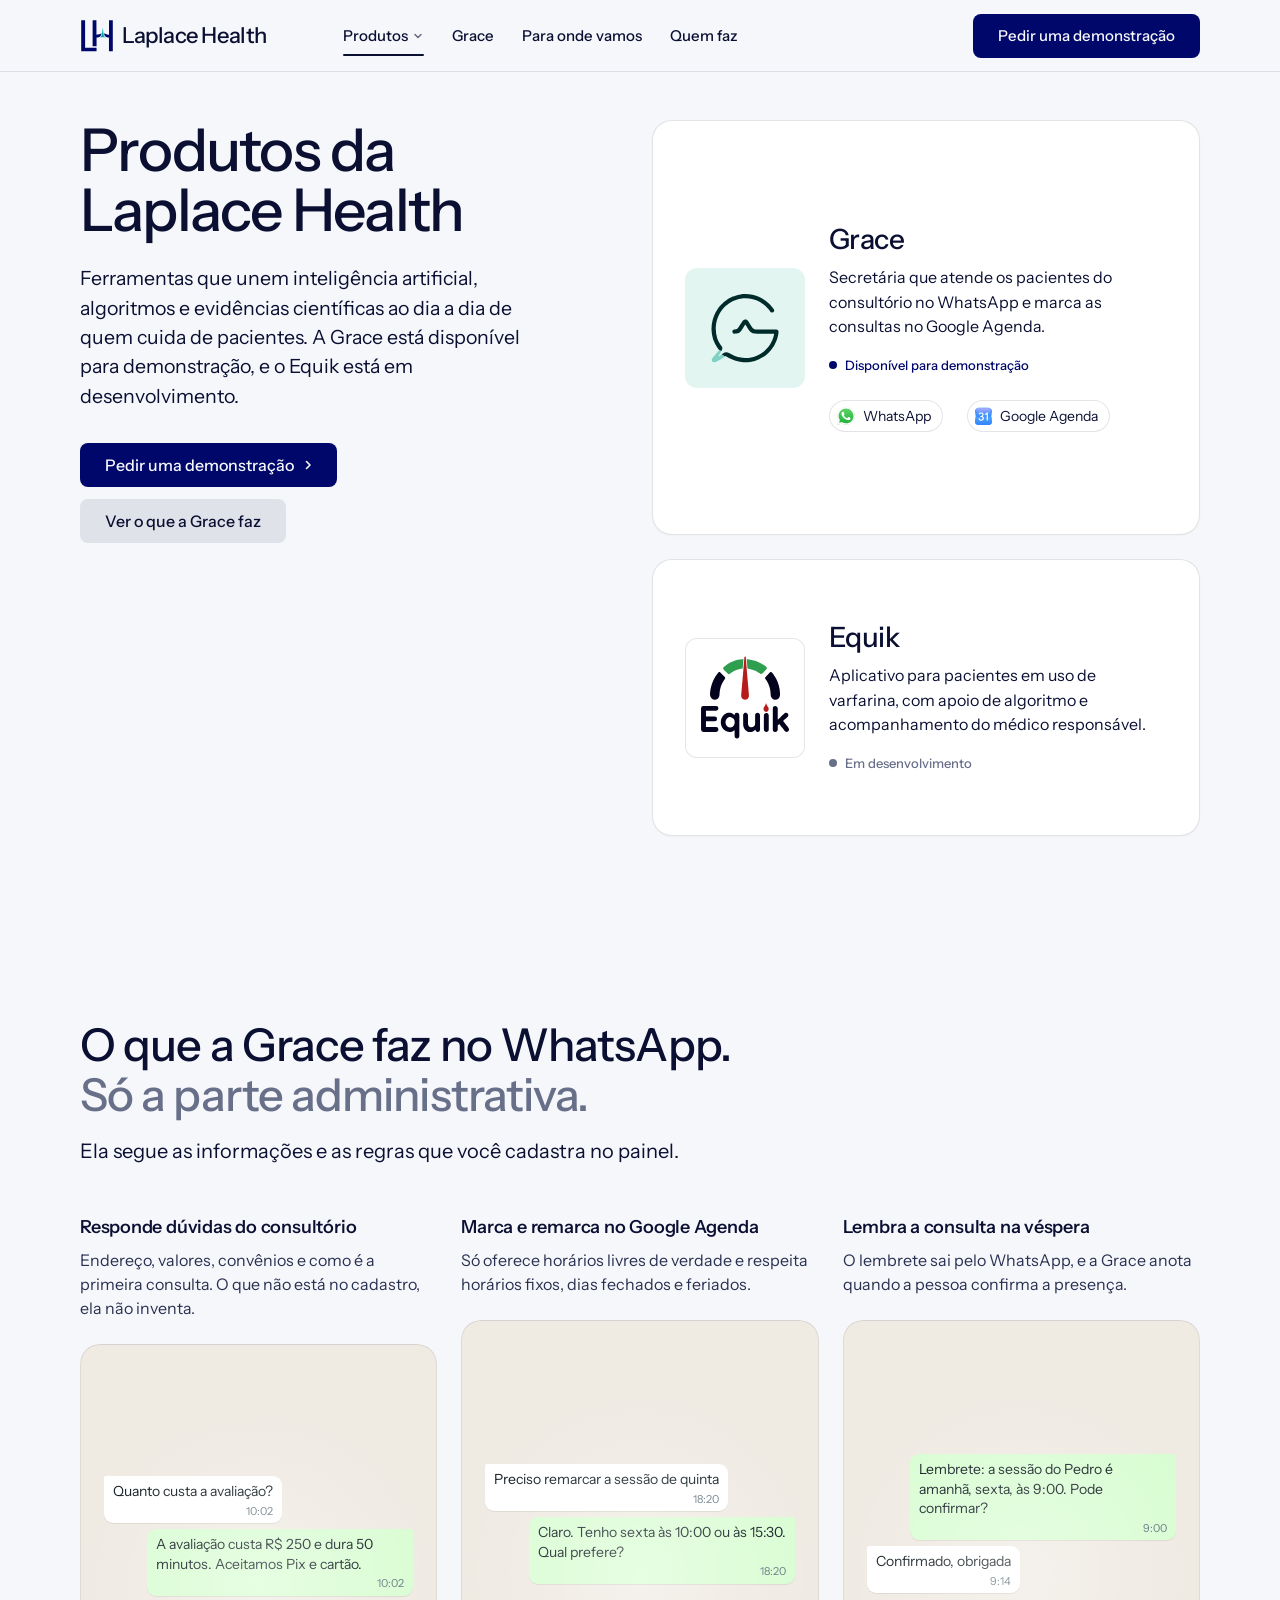
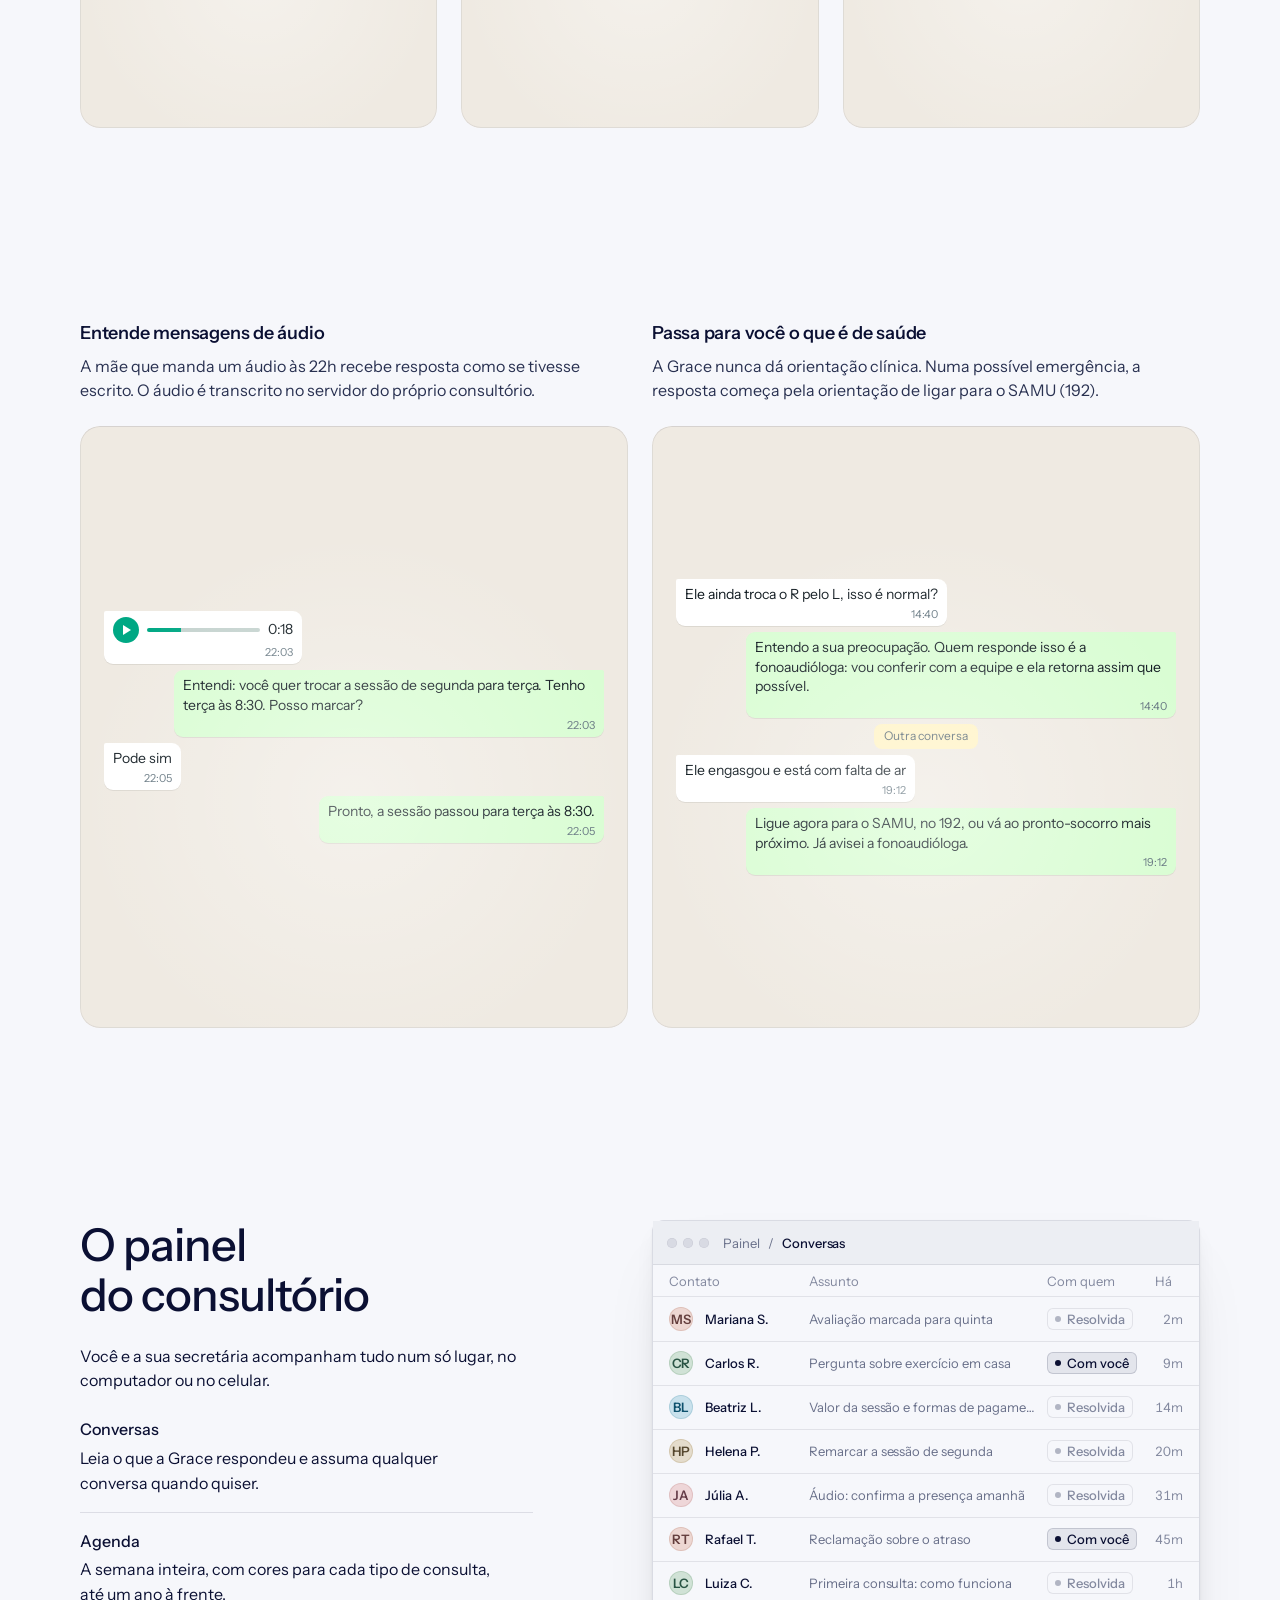
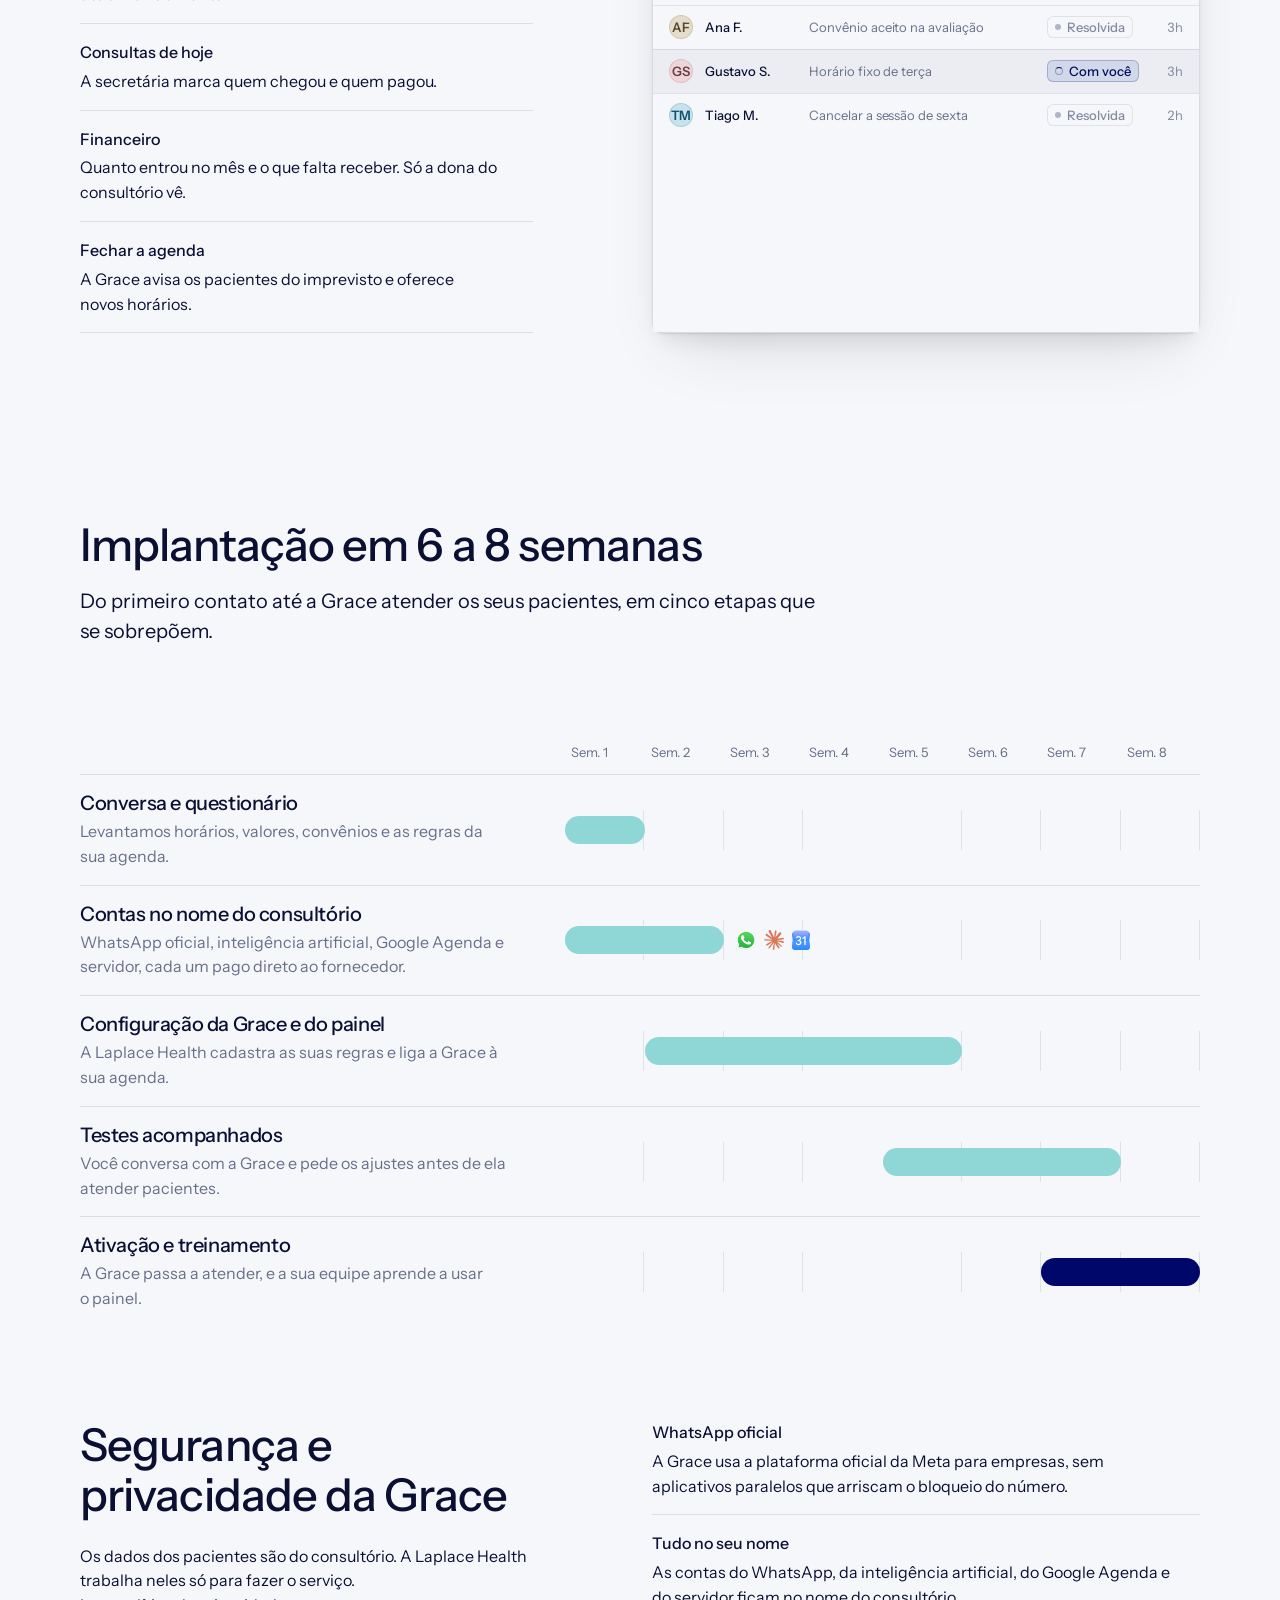
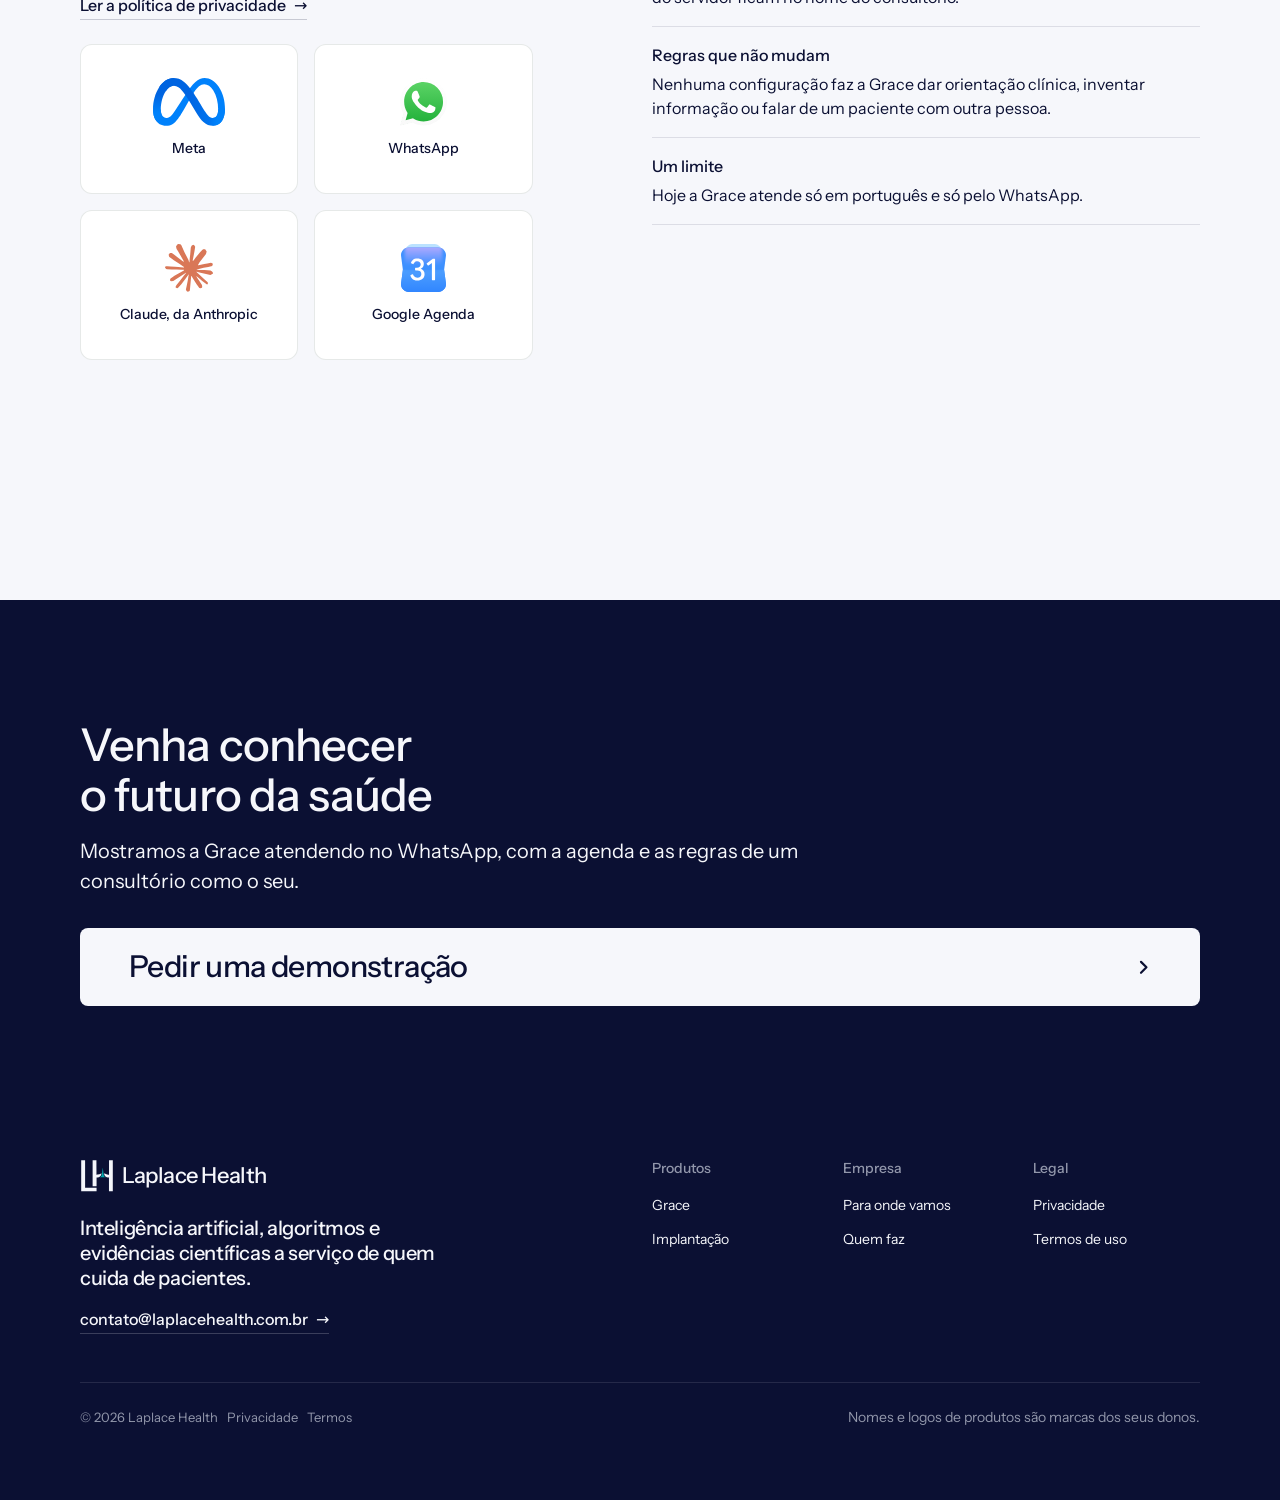
<file: produtos.html>
<!doctype html>
<html lang="pt-BR" data-type="software" data-radius="soft" data-ground="sage" data-buttons="tonal" data-motion>
<head>
<meta charset="utf-8">
<meta name="viewport" content="width=device-width, initial-scale=1, viewport-fit=cover">
<title>Produtos da Laplace Health: a Grace, secretária no WhatsApp</title>
<meta name="description" content="A Grace responde os pacientes no WhatsApp, marca e remarca no Google Agenda, lembra a consulta na véspera e passa para a profissional o que é de saúde.">
<meta property="og:type" content="website">
<meta property="og:title" content="Produtos da Laplace Health: a Grace, secretária no WhatsApp">
<meta property="og:description" content="A Grace responde os pacientes no WhatsApp, marca e remarca no Google Agenda, lembra a consulta na véspera e passa para a profissional o que é de saúde.">
<meta property="og:image" content="share.jpg">
<meta name="twitter:card" content="summary_large_image">
<link rel="icon" href="img/favicon.svg" type="image/svg+xml">
<meta name="theme-color" content="#f6f7fb">
<link rel="canonical" href="https://laplacehealth.com.br/produtos.html">
<meta name="site-kind" content="software">
<meta name="page-type" content="software">
<link rel="stylesheet" href="assets/system.css">
<link rel="stylesheet" href="assets/ui/cards.css">
<link rel="stylesheet" href="assets/motion/motion.css">
<link rel="stylesheet" href="assets/backgrounds/backgrounds.css">
<link rel="stylesheet" href="assets/layout/layout.css">
<link rel="stylesheet" href="assets/icons/icon.css">
<link rel="stylesheet" href="assets/ui/base.css">
<link rel="stylesheet" href="assets/ui/window/fragment.css">
<link rel="stylesheet" href="site.css">
<script>document.documentElement.classList.add('m-enter');setTimeout(()=>document.documentElement.classList.add('m-enter-done'),700)</script>
<script src="assets/backgrounds/backgrounds.js"></script>
<script>document.documentElement.classList.add('mo-js');setTimeout(()=>document.documentElement.classList.add('mo-safe'),2500)</script>
<link rel="modulepreload" href="assets/moments/moments.js">
<link rel="modulepreload" href="assets/moments/lib.js">
</head>
<body>
<header class="nav">
  <div class="wrap nav__bar">
    <a class="skip-link" href="#top">Pular para o conteúdo</a>
    <a class="nav__logo" href="index.html"><img src="img/laplace-health-logo.svg" alt="" width="34" height="34">Laplace Health</a>
    <nav class="nav__links" aria-label="Principal">
      <div class="nav__item">
        <a class="nav__link" href="produtos.html" aria-current="page">Produtos <svg class="chev" viewBox="0 0 12 12" aria-hidden="true"><path d="M3 4.5l3 3 3-3" fill="none" stroke="currentColor" stroke-width="1.5" stroke-linecap="round" stroke-linejoin="round"/></svg></a>
        <div class="nav__menu">
          <div class="wrap grid">
            <div class="menu-col span-3">
              <p class="t-label">Grace</p>
              <a href="#whatsapp">No WhatsApp<span>Responde, marca e lembra</span></a>
              <a href="#painel">O painel<span>Agenda, chegadas e financeiro</span></a>
              <a href="#implantacao">Implantação<span>De 6 a 8 semanas</span></a>
            </div>
            <div class="menu-col span-3">
              <p class="t-label">Laplace Health</p>
              <a href="index.html#como">Para onde vamos<span>Saúde mais personalizada e precisa</span></a>
              <a href="index.html#quem">Quem faz<span>Criada por um estudante de medicina</span></a>
            </div>
            <a class="menu-card span-3 start-10" href="produtos.html">
              <div class="panel" style="display:grid;place-items:center;background:#e3f5f1"><img src="img/grace-simbolo.svg" alt="" style="width:64px;height:64px"></div>
              <span class="t-card">Grace</span>
              <span class="t-small muted">Secretária no WhatsApp para consultórios</span>
            </a>
          </div>
        </div>
      </div>
      <div class="nav__item"><a class="nav__link" href="index.html#grace">Grace</a></div>
      <div class="nav__item"><a class="nav__link" href="index.html#como">Para onde vamos</a></div>
      <div class="nav__item"><a class="nav__link" href="index.html#quem">Quem faz</a></div>
    </nav>
    <div class="nav__actions">
      <a class="btn btn--primary" href="mailto:contato@laplacehealth.com.br?subject=Demonstra%C3%A7%C3%A3o%20da%20Grace">Pedir uma demonstração</a>
    </div>
    <button class="nav__toggle" type="button" aria-expanded="false" aria-label="Menu">
      <svg width="18" height="18" viewBox="0 0 18 18" aria-hidden="true"><path d="M2 5h14M2 13h14" stroke="currentColor" stroke-width="1.6" stroke-linecap="round"/></svg>
    </button>
  </div>
</header>

<main id="top">
  <section class="hero hero--split" data-enter aria-labelledby="hero-h">
    <div class="wrap"><div class="hero-text grid hero__grid">
      <div class="hero__text span-5">
        <h1 id="hero-h">Produtos da Laplace Health</h1>
        <p class="hero__lead">Ferramentas que unem inteligência artificial, algoritmos e evidências científicas ao dia a dia de quem cuida de pacientes. A Grace está disponível para demonstração, e o Equik está em desenvolvimento.</p>
        <div class="btn-row">
          <a class="btn btn--primary" href="mailto:contato@laplacehealth.com.br?subject=Demonstra%C3%A7%C3%A3o%20da%20Grace">Pedir uma demonstração<svg class="m-arrow" viewBox="0 0 12 12" aria-hidden="true"><path class="m-arrow__stem" d="M1 6h8"/><path class="m-arrow__head" d="M4.5 2.5 8 6l-3.5 3.5"/></svg></a>
          <a class="btn btn--secondary" href="#whatsapp">Ver o que a Grace faz</a>
        </div>
      </div>
      <div class="hero-products span-6 start-7">
        <a class="card product-card" href="#whatsapp">
          <span class="product-card__mark"><img src="img/grace-simbolo.svg" alt=""></span>
          <span>
            <h2 class="t-h3">Grace</h2>
            <p>Secretária que atende os pacientes do consultório no WhatsApp e marca as consultas no Google Agenda.</p>
            <span class="status">Disponível para demonstração</span>
            <span class="works-with"><span class="ic-chip"><img class="ic ic-20" src="assets/icons/whatsapp.svg" alt="" width="20" height="20">WhatsApp</span><span class="ic-chip"><img class="ic ic-20" src="assets/icons/google-calendar.svg" alt="" width="19" height="20">Google Agenda</span></span>
          </span>
        </a>
        <div class="card product-card product-card--dev">
          <span class="product-card__mark product-card__mark--dev"><img src="img/equik-logo.svg" alt=""></span>
          <span>
            <h2 class="t-h3">Equik</h2>
            <p>Aplicativo para pacientes em uso de varfarina, com apoio de algoritmo e acompanhamento do médico responsável.</p>
            <span class="status status--dev">Em desenvolvimento</span>
          </span>
        </div>
      </div>
    </div></div>
  </section>

  <section class="section g2" id="whatsapp" aria-labelledby="whatsapp-h">
    <div class="wrap">
      <div class="group">
        <div class="section-head">
          <h2 id="whatsapp-h">O que a Grace faz no WhatsApp. <span class="muted">Só a parte administrativa.</span></h2>
          <p>Ela segue as informações e as regras que você cadastra no painel.</p>
        </div>
        <div class="grid">
          <article class="card card--row card--open span-4">
            <h3>Responde dúvidas do consultório</h3>
            <p>Endereço, valores, convênios e como é a primeira consulta. O que não está no cadastro, ela não inventa.</p>
            <div class="panel"><div class="mini-wa" role="img" aria-label="A Grace responde quanto custa a avaliação">
              <div class="wa__msg wa__msg--in">Quanto custa a avaliação?<time>10:02</time></div>
              <div class="wa__msg wa__msg--out">A avaliação custa R$ 250 e dura 50 minutos. Aceitamos Pix e cartão.<time>10:02</time></div>
            </div></div>
          </article>
          <article class="card card--row card--open span-4">
            <h3>Marca e remarca no Google Agenda</h3>
            <p>Só oferece horários livres de verdade e respeita horários fixos, dias fechados e feriados.</p>
            <div class="panel"><div class="mini-wa" role="img" aria-label="A Grace oferece dois horários livres para remarcar uma sessão">
              <div class="wa__msg wa__msg--in">Preciso remarcar a sessão de quinta<time>18:20</time></div>
              <div class="wa__msg wa__msg--out">Claro. Tenho sexta às 10:00 ou às 15:30. Qual prefere?<time>18:20</time></div>
            </div></div>
          </article>
          <article class="card card--row card--open span-4">
            <h3>Lembra a consulta na véspera</h3>
            <p>O lembrete sai pelo WhatsApp, e a Grace anota quando a pessoa confirma a presença.</p>
            <div class="panel"><div class="mini-wa" role="img" aria-label="Lembrete da sessão de amanhã e a confirmação do paciente">
              <div class="wa__msg wa__msg--out">Lembrete: a sessão do Pedro é amanhã, sexta, às 9:00. Pode confirmar?<time>9:00</time></div>
              <div class="wa__msg wa__msg--in">Confirmado, obrigada<time>9:14</time></div>
            </div></div>
          </article>
        </div>
      </div>
      <div class="grid">
        <article class="card card--row card--open span-6">
          <h3>Entende mensagens de áudio</h3>
          <p>A mãe que manda um áudio às 22h recebe resposta como se tivesse escrito. O áudio é transcrito no servidor do próprio consultório.</p>
          <div class="panel"><div class="mini-wa" role="img" aria-label="Um áudio de 18 segundos e a resposta escrita da Grace">
            <div class="wa__msg wa__msg--in"><span class="wa__voice"><b></b><i></i>0:18</span><time>22:03</time></div>
            <div class="wa__msg wa__msg--out">Entendi: você quer trocar a sessão de segunda para terça. Tenho terça às 8:30. Posso marcar?<time>22:03</time></div>
            <div class="wa__msg wa__msg--in">Pode sim<time>22:05</time></div>
            <div class="wa__msg wa__msg--out">Pronto, a sessão passou para terça às 8:30.<time>22:05</time></div>
          </div></div>
        </article>
        <article class="card card--row card--open span-6">
          <h3>Passa para você o que é de saúde</h3>
          <p>A Grace nunca dá orientação clínica. Numa possível emergência, a resposta começa pela orientação de ligar para o SAMU (192).</p>
          <div class="panel"><div class="mini-wa" role="img" aria-label="Uma pergunta de saúde que a Grace passa para a profissional">
            <div class="wa__msg wa__msg--in">Ele ainda troca o R pelo L, isso é normal?<time>14:40</time></div>
            <div class="wa__msg wa__msg--out">Entendo a sua preocupação. Quem responde isso é a fonoaudióloga: vou conferir com a equipe e ela retorna assim que possível.<time>14:40</time></div>
            <span class="wa__note">Outra conversa</span>
            <div class="wa__msg wa__msg--in">Ele engasgou e está com falta de ar<time>19:12</time></div>
            <div class="wa__msg wa__msg--out">Ligue agora para o SAMU, no 192, ou vá ao pronto-socorro mais próximo. Já avisei a fonoaudióloga.<time>19:12</time></div>
          </div></div>
        </article>
      </div>
    </div>
  </section>

  <section class="section" id="painel" aria-labelledby="painel-h">
    <div class="wrap">
      <div class="grid grid--top fill">
        <div class="span-5 stack-5">
          <h2 id="painel-h">O painel do consultório</h2>
          <p>Você e a sua secretária acompanham tudo num só lugar, no computador ou no celular.</p>
          <ul class="rows">
            <li><span class="rows__name">Conversas</span><p>Leia o que a Grace respondeu e assuma qualquer conversa quando quiser.</p></li>
            <li><span class="rows__name">Agenda</span><p>A semana inteira, com cores para cada tipo de consulta, até um ano à frente.</p></li>
            <li><span class="rows__name">Consultas de hoje</span><p>A secretária marca quem chegou e quem pagou.</p></li>
            <li><span class="rows__name">Financeiro</span><p>Quanto entrou no mês e o que falta receber. Só a dona do consultório vê.</p></li>
            <li><span class="rows__name">Fechar a agenda</span><p>A Grace avisa os pacientes do imprevisto e oferece novos horários.</p></li>
          </ul>
        </div>
        <div class="ui app span-6 start-7" role="img" aria-label="Lista de conversas do painel, fictícias, com quem está atendendo cada uma" style="grid-template-columns: 1fr; margin-top: 0; align-self: stretch">
          <div class="app__pane app__pane--list" style="max-height: none">
            <div class="ui ui-panel ui-win" data-ui="window" data-open="Com a Grace" data-work="Com você" data-done="Resolvida">
              <div class="ui-win__bar">
                <span class="ui-dots" aria-hidden="true"><i></i><i></i><i></i></span>
                <span class="ui-win__crumb">Painel <i>/</i> <b>Conversas</b></span>
                <span class="ui-spacer"></span>
              </div>
              <div class="ui-win__body" style="grid-template-columns: minmax(0, 1fr)">
                <div class="ui-win__main">
                  <div class="ui-win__cols" aria-hidden="true"><span>Contato</span><span>Assunto</span><span>Com quem</span><span>Há</span></div>
                  <ul class="ui-win__rows">
                    <li class="ui-win__row" data-row><span class="ui-avatar" data-tone="1">MS</span><span class="ui-win__who">Mariana S.</span><span class="ui-win__sub">Avaliação marcada para quinta</span><span class="ui-win__st is-done" data-st>Resolvida</span><span class="ui-win__age">2m</span></li>
                    <li class="ui-win__row" data-row><span class="ui-avatar" data-tone="3">CR</span><span class="ui-win__who">Carlos R.</span><span class="ui-win__sub">Pergunta sobre exercício em casa</span><span class="ui-win__st is-you" data-st>Com você</span><span class="ui-win__age">9m</span></li>
                    <li class="ui-win__row" data-row><span class="ui-avatar" data-tone="4">BL</span><span class="ui-win__who">Beatriz L.</span><span class="ui-win__sub">Valor da sessão e formas de pagamento</span><span class="ui-win__st is-done" data-st>Resolvida</span><span class="ui-win__age">14m</span></li>
                    <li class="ui-win__row" data-row><span class="ui-avatar" data-tone="2">HP</span><span class="ui-win__who">Helena P.</span><span class="ui-win__sub">Remarcar a sessão de segunda</span><span class="ui-win__st" data-st>Com a Grace</span><span class="ui-win__age">20m</span></li>
                    <li class="ui-win__row" data-row><span class="ui-avatar" data-tone="5">JA</span><span class="ui-win__who">Júlia A.</span><span class="ui-win__sub">Áudio: confirma a presença amanhã</span><span class="ui-win__st is-done" data-st>Resolvida</span><span class="ui-win__age">31m</span></li>
                    <li class="ui-win__row" data-row><span class="ui-avatar" data-tone="1">RT</span><span class="ui-win__who">Rafael T.</span><span class="ui-win__sub">Reclamação sobre o atraso</span><span class="ui-win__st is-you" data-st>Com você</span><span class="ui-win__age">45m</span></li>
                    <li class="ui-win__row" data-row><span class="ui-avatar" data-tone="3">LC</span><span class="ui-win__who">Luiza C.</span><span class="ui-win__sub">Primeira consulta: como funciona</span><span class="ui-win__st is-done" data-st>Resolvida</span><span class="ui-win__age">1h</span></li>
                    <li class="ui-win__row" data-row><span class="ui-avatar" data-tone="2">AF</span><span class="ui-win__who">Ana F.</span><span class="ui-win__sub">Convênio aceito na avaliação</span><span class="ui-win__st is-done" data-st>Resolvida</span><span class="ui-win__age">3h</span></li>
                    <li class="ui-win__row" data-row><span class="ui-avatar" data-tone="5">GS</span><span class="ui-win__who">Gustavo S.</span><span class="ui-win__sub">Horário fixo de terça</span><span class="ui-win__st" data-st>Com a Grace</span><span class="ui-win__age">3h</span></li>
                    <li class="ui-win__row" data-row><span class="ui-avatar" data-tone="4">TM</span><span class="ui-win__who">Tiago M.</span><span class="ui-win__sub">Cancelar a sessão de sexta</span><span class="ui-win__st is-done" data-st>Resolvida</span><span class="ui-win__age">2h</span></li>
                  </ul>
                </div>
              </div>
            </div>
          </div>
        </div>
      </div>
    </div>
  </section>

  <section class="section" id="implantacao" style="--hm: 2" aria-labelledby="implantacao-h">
    <div class="wrap">
      <div class="section-head">
        <h2 id="implantacao-h">Implantação em 6 a 8 semanas</h2>
        <p>Do primeiro contato até a Grace atender os seus pacientes, em cinco etapas que se sobrepõem.</p>
      </div>
      <div class="plan fill" role="img" aria-label="Cronograma da implantação em 8 semanas, etapa por etapa">
        <div class="plan__weeks" aria-hidden="true"><span></span><div class="plan__wk"><span>Sem. 1</span><span>Sem. 2</span><span>Sem. 3</span><span>Sem. 4</span><span>Sem. 5</span><span>Sem. 6</span><span>Sem. 7</span><span>Sem. 8</span></div></div>
        <div class="plan__row"><div class="plan__text"><h3>Conversa e questionário</h3><p>Levantamos horários, valores, convênios e as regras da sua agenda.</p></div><div class="plan__track"><span class="plan__bar" style="--a:1;--b:2"></span></div></div>
        <div class="plan__row"><div class="plan__text"><h3>Contas no nome do consultório</h3><p>WhatsApp oficial, inteligência artificial, Google Agenda e servidor, cada um pago direto ao fornecedor.</p></div><div class="plan__track"><span class="plan__bar" style="--a:1;--b:3"></span><span class="plan__icons"><img class="ic ic-20" src="assets/icons/whatsapp.svg" alt="" width="20" height="20"><img class="ic ic-20" src="assets/icons/claude.svg" alt="" width="20" height="20"><img class="ic ic-20" src="assets/icons/google-calendar.svg" alt="" width="19" height="20"></span></div></div>
        <div class="plan__row"><div class="plan__text"><h3>Configuração da Grace e do painel</h3><p>A Laplace Health cadastra as suas regras e liga a Grace à sua agenda.</p></div><div class="plan__track"><span class="plan__bar" style="--a:2;--b:6"></span></div></div>
        <div class="plan__row"><div class="plan__text"><h3>Testes acompanhados</h3><p>Você conversa com a Grace e pede os ajustes antes de ela atender pacientes.</p></div><div class="plan__track"><span class="plan__bar" style="--a:5;--b:8"></span></div></div>
        <div class="plan__row"><div class="plan__text"><h3>Ativação e treinamento</h3><p>A Grace passa a atender, e a sua equipe aprende a usar o painel.</p></div><div class="plan__track"><span class="plan__bar plan__bar--go" style="--a:7;--b:9"></span></div></div>
      </div>
    </div>
  </section>

  <section class="section" id="seguranca" aria-labelledby="seguranca-h">
    <div class="wrap">
      <div class="grid grid--top fill">
        <div class="span-5 stack-5">
          <h2 id="seguranca-h">Segurança e privacidade da Grace</h2>
          <p>Os dados dos pacientes são do consultório. A Laplace Health trabalha neles só para fazer o serviço. <a class="link" href="privacidade.html">Ler a política de privacidade</a></p>
          <div class="trust">
            <span class="trust__tile"><img class="ic ic-48 ic-land" src="assets/icons/meta.svg" alt="" width="48" height="32">Meta</span>
            <span class="trust__tile"><img class="ic ic-48" src="assets/icons/whatsapp.svg" alt="" width="48" height="48">WhatsApp</span>
            <span class="trust__tile"><img class="ic ic-48" src="assets/icons/claude.svg" alt="" width="48" height="48">Claude, da Anthropic</span>
            <span class="trust__tile"><img class="ic ic-48" src="assets/icons/google-calendar.svg" alt="" width="44" height="48">Google Agenda</span>
          </div>
        </div>
        <ul class="rows span-6 start-7">
          <li><span class="rows__name">WhatsApp oficial</span><p>A Grace usa a plataforma oficial da Meta para empresas, sem aplicativos paralelos que arriscam o bloqueio do número.</p></li>
          <li><span class="rows__name">Tudo no seu nome</span><p>As contas do WhatsApp, da inteligência artificial, do Google Agenda e do servidor ficam no nome do consultório.</p></li>
          <li><span class="rows__name">Regras que não mudam</span><p>Nenhuma configuração faz a Grace dar orientação clínica, inventar informação ou falar de um paciente com outra pessoa.</p></li>
          <li><span class="rows__name">Um limite</span><p>Hoje a Grace atende só em português e só pelo WhatsApp.</p></li>
        </ul>
      </div>
    </div>
  </section>
</main>

<footer class="footer closing footer--dark ground-inverse" id="contact" aria-labelledby="close-h">
  <div class="wrap">
    <div class="closing__cta close--type">
      <div class="section-head">
        <h2 id="close-h">Venha conhecer o futuro da saúde</h2>
        <p>Mostramos a Grace atendendo no WhatsApp, com a agenda e as regras de um consultório como o seu.</p>
      </div>
      <a class="btn btn--primary btn--xl btn--wide" href="mailto:contato@laplacehealth.com.br?subject=Demonstra%C3%A7%C3%A3o%20da%20Grace">Pedir uma demonstração<svg class="m-arrow" viewBox="0 0 12 12" aria-hidden="true"><path class="m-arrow__stem" d="M1 6h8"/><path class="m-arrow__head" d="M4.5 2.5 8 6l-3.5 3.5"/></svg></a>
    </div>
    <div class="closing__links">
      <div class="grid">
        <div class="span-4 stack-4">
          <a class="nav__logo" href="index.html"><img src="img/laplace-health-logo-claro.svg" alt="" width="34" height="34">Laplace Health</a>
          <p class="footer__lede">Inteligência artificial, algoritmos e evidências científicas a serviço de quem cuida de pacientes.</p>
          <p><a class="link" href="mailto:contato@laplacehealth.com.br">contato@laplacehealth.com.br</a></p>
        </div>
        <div class="span-2 start-7 footer__col"><h3>Produtos</h3><ul><li><a href="produtos.html">Grace</a></li><li><a href="#implantacao">Implantação</a></li></ul></div>
        <div class="span-2 footer__col"><h3>Empresa</h3><ul><li><a href="index.html#como">Para onde vamos</a></li><li><a href="index.html#quem">Quem faz</a></li></ul></div>
        <div class="span-2 footer__col"><h3>Legal</h3><ul><li><a href="privacidade.html">Privacidade</a></li><li><a href="termos.html">Termos de uso</a></li></ul></div>
      </div>
      <div class="footer__legal">
        <span>&copy; 2026 Laplace Health &nbsp; <a href="privacidade.html">Privacidade</a> &nbsp; <a href="termos.html">Termos</a></span>
        <div class="socials"></div>
        <span class="t-small">Nomes e logos de produtos são marcas dos seus donos.</span>
      </div>
    </div>
  </div>
</footer>

<nav class="actionbar" aria-label="Ação rápida">
  <a class="btn btn--primary" href="mailto:contato@laplacehealth.com.br?subject=Demonstra%C3%A7%C3%A3o%20da%20Grace">Pedir uma demonstração</a>
</nav>

<script type="module" src="assets/system.js"></script>
<script type="module" src="assets/motion/motion.js"></script>
<script type="module" src="assets/layout/layout.js"></script>
</body>
</html>
</file>
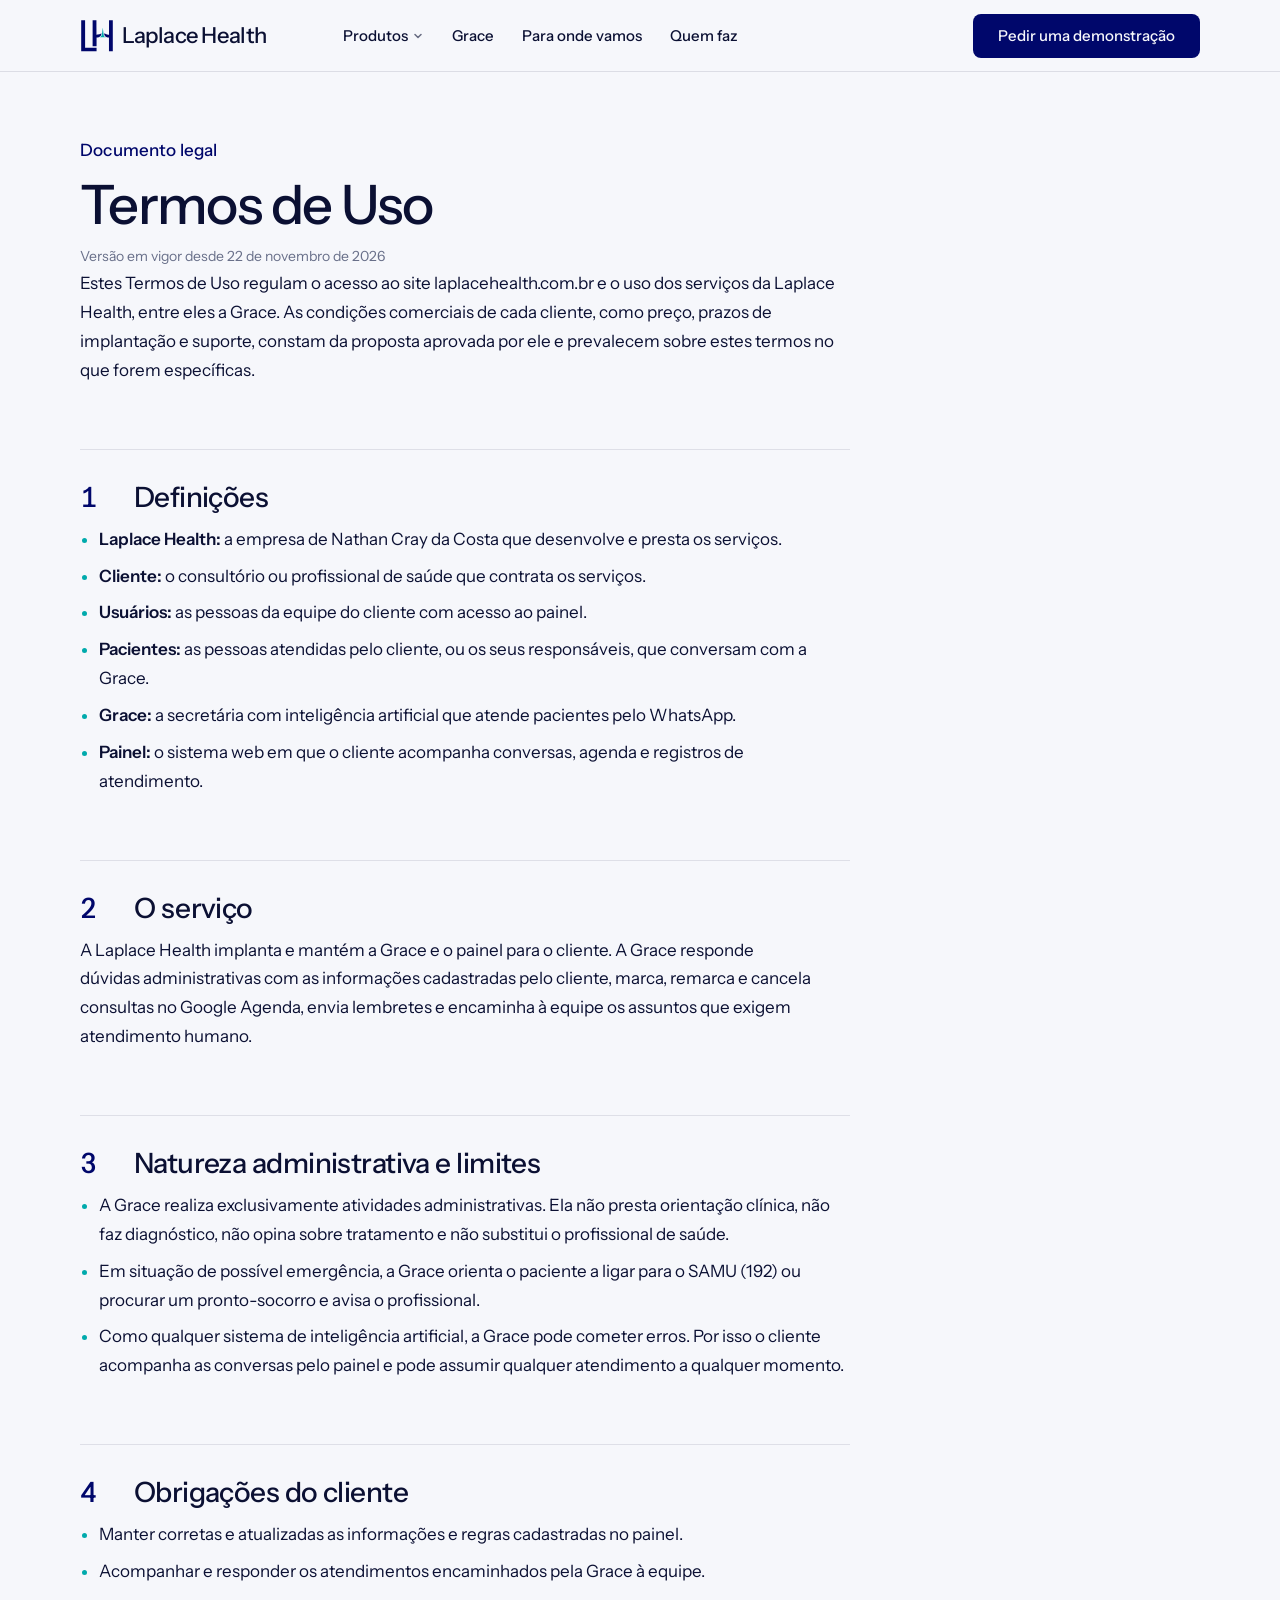
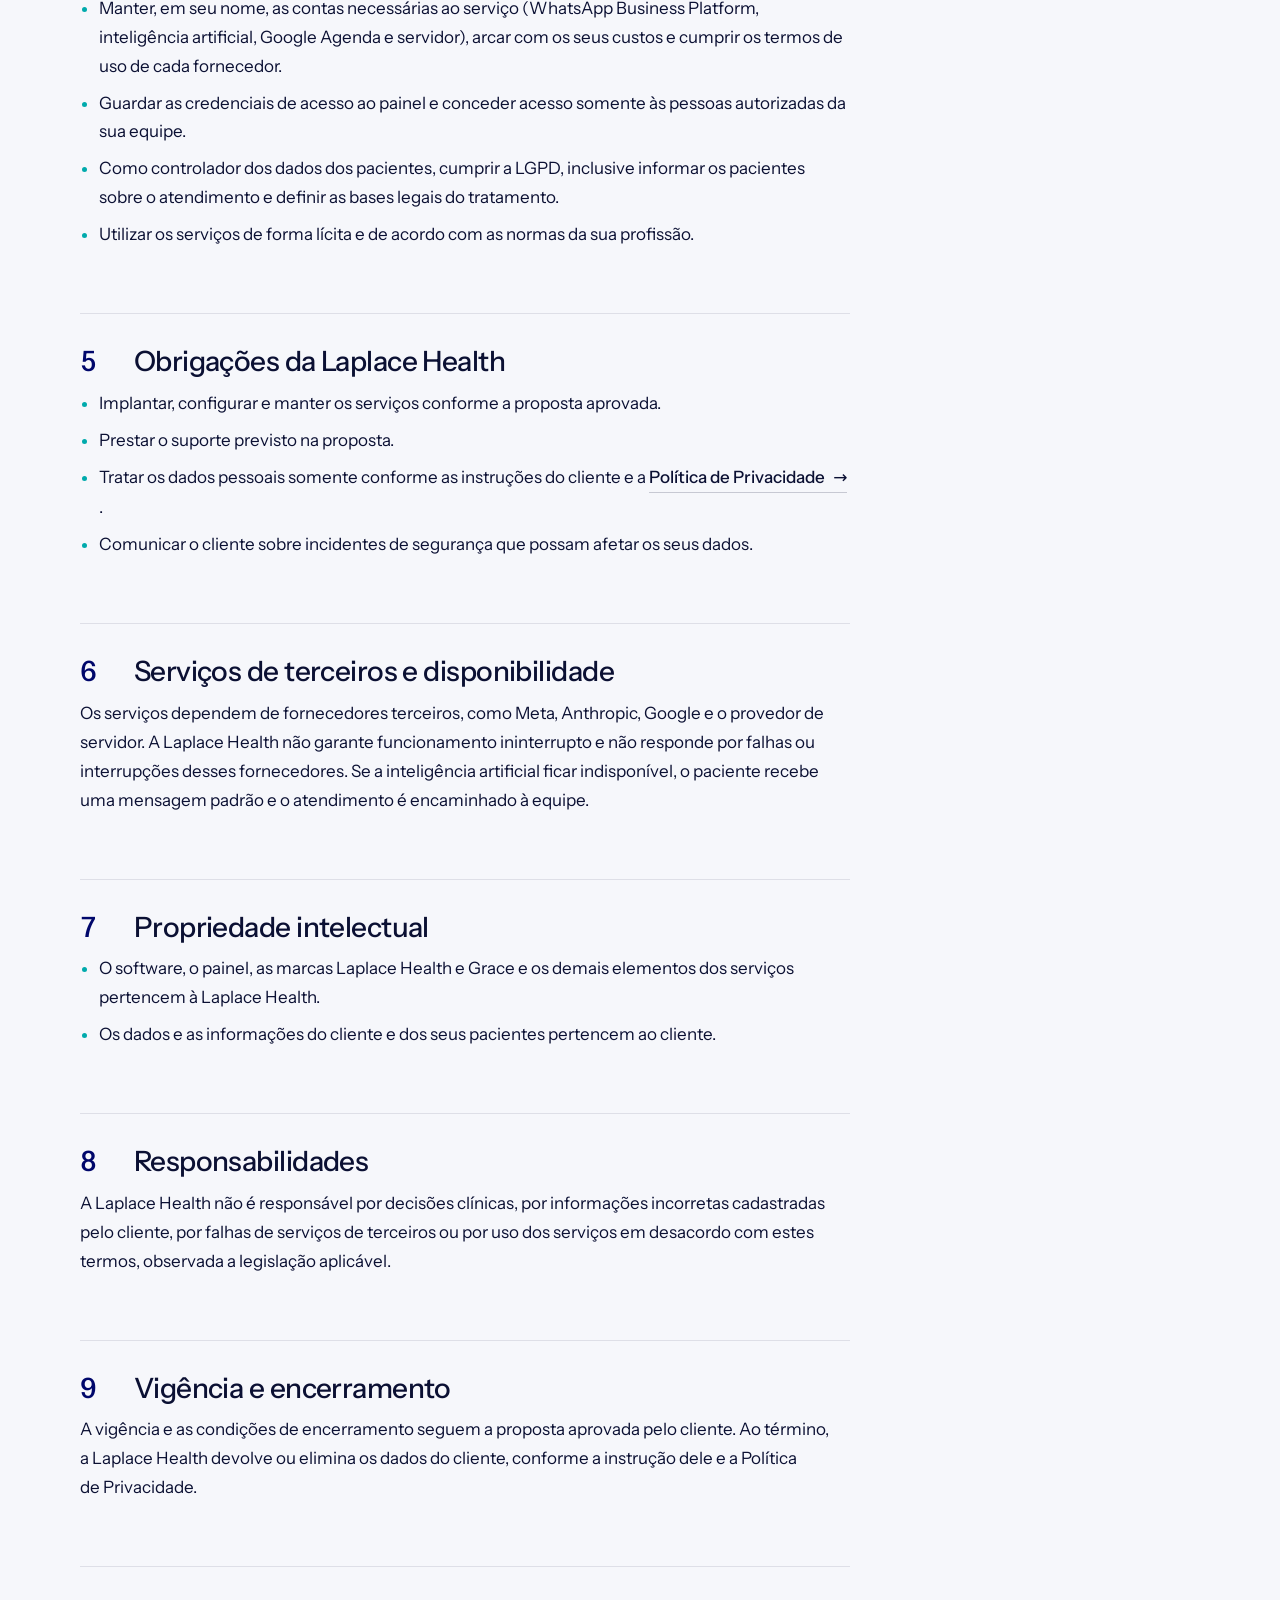
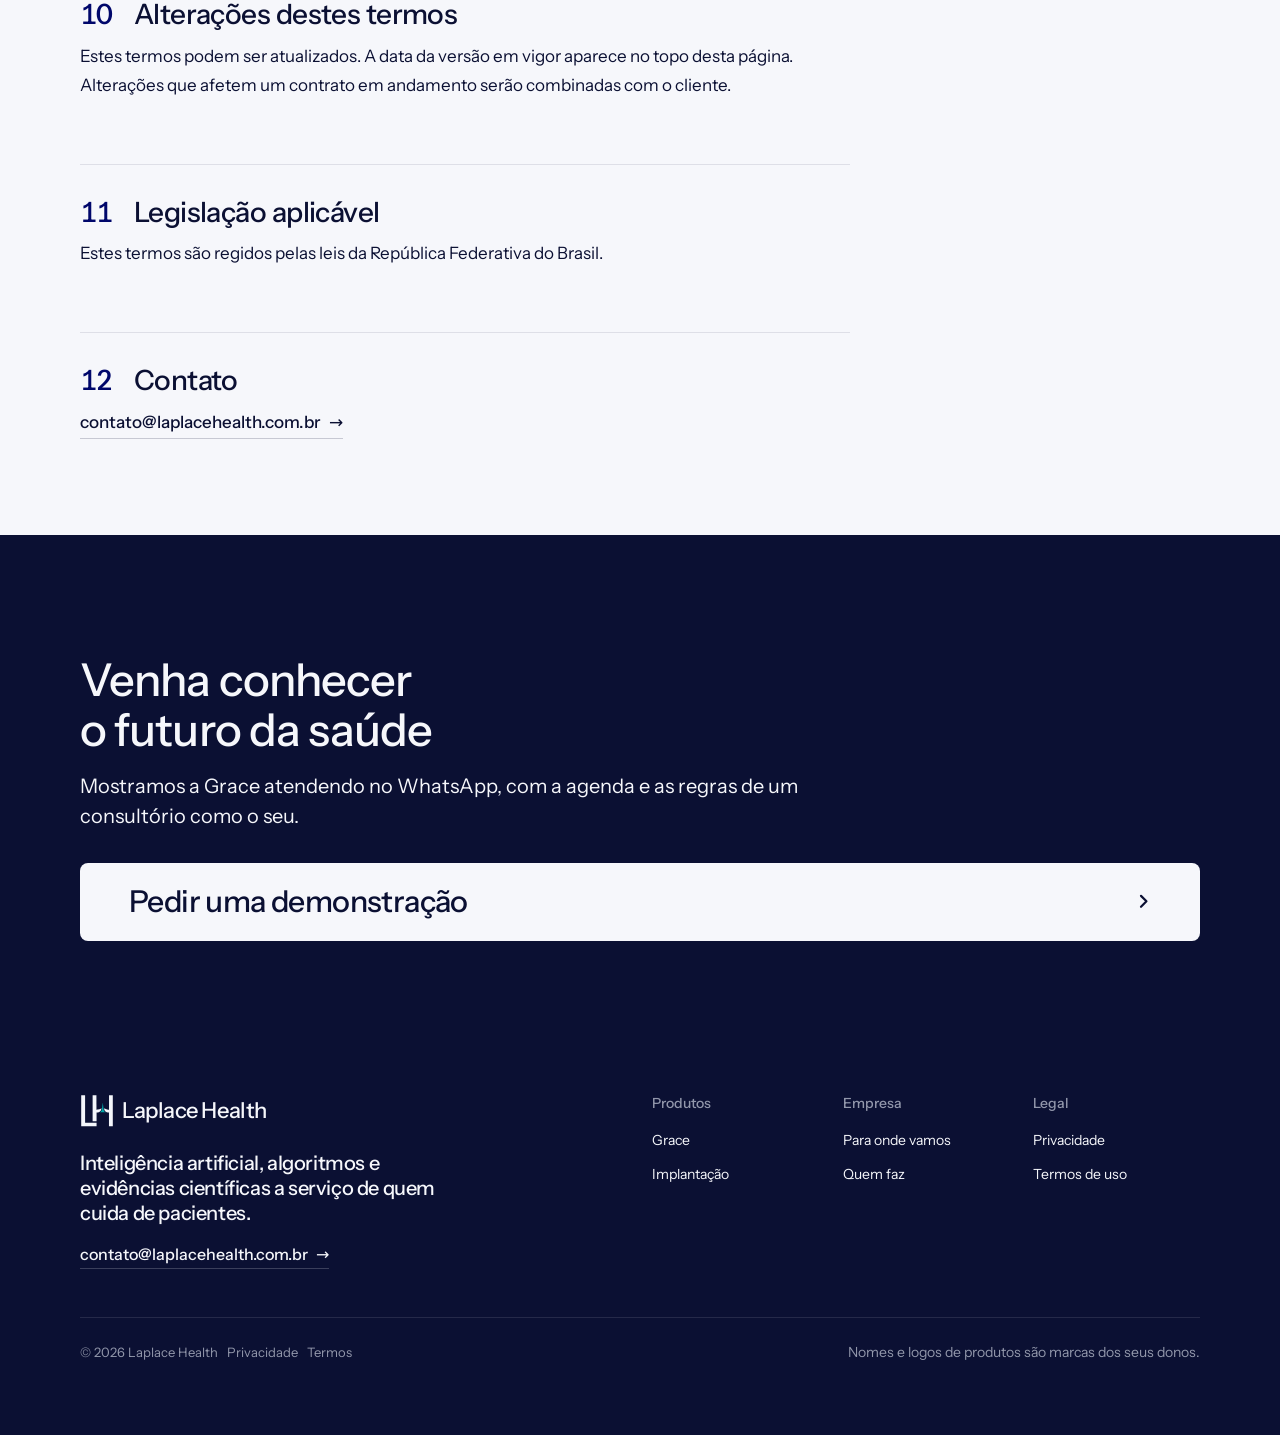
<file: termos.html>
<!doctype html>
<html lang="pt-BR" data-type="software" data-radius="soft" data-ground="sage" data-buttons="tonal" data-motion>
<head>
<meta charset="utf-8">
<meta name="viewport" content="width=device-width, initial-scale=1, viewport-fit=cover">
<title>Termos de Uso: Laplace Health</title>
<meta name="description" content="As condições de uso da Grace, a secretária no WhatsApp que a Laplace Health implanta em consultórios de saúde.">
<meta property="og:type" content="website">
<meta property="og:title" content="Termos de uso: Laplace Health">
<meta property="og:description" content="As condições de uso da Grace, a secretária no WhatsApp que a Laplace Health implanta em consultórios de saúde.">
<meta property="og:image" content="share.jpg">
<meta name="twitter:card" content="summary_large_image">
<link rel="icon" href="img/favicon.svg" type="image/svg+xml">
<meta name="theme-color" content="#f6f7fb">
<link rel="canonical" href="https://laplacehealth.com.br/termos.html">
<meta name="site-kind" content="software">
<meta name="page-type" content="software">
<link rel="stylesheet" href="assets/system.css">
<link rel="stylesheet" href="assets/ui/cards.css">
<link rel="stylesheet" href="assets/motion/motion.css">
<link rel="stylesheet" href="assets/backgrounds/backgrounds.css">
<link rel="stylesheet" href="assets/layout/layout.css">
<link rel="stylesheet" href="assets/icons/icon.css">
<link rel="stylesheet" href="site.css">
<script>document.documentElement.classList.add('m-enter');setTimeout(()=>document.documentElement.classList.add('m-enter-done'),700)</script>
<script src="assets/backgrounds/backgrounds.js"></script>
<script>document.documentElement.classList.add('mo-js');setTimeout(()=>document.documentElement.classList.add('mo-safe'),2500)</script>
<link rel="modulepreload" href="assets/moments/moments.js">
<link rel="modulepreload" href="assets/moments/lib.js">
</head>
<body>
<header class="nav">
  <div class="wrap nav__bar">
    <a class="skip-link" href="#top">Pular para o conteúdo</a>
    <a class="nav__logo" href="index.html"><img src="img/laplace-health-logo.svg" alt="" width="34" height="34">Laplace Health</a>
    <nav class="nav__links" aria-label="Principal">
      <div class="nav__item">
        <a class="nav__link" href="produtos.html">Produtos <svg class="chev" viewBox="0 0 12 12" aria-hidden="true"><path d="M3 4.5l3 3 3-3" fill="none" stroke="currentColor" stroke-width="1.5" stroke-linecap="round" stroke-linejoin="round"/></svg></a>
        <div class="nav__menu">
          <div class="wrap grid">
            <div class="menu-col span-3">
              <p class="t-label">Grace</p>
              <a href="produtos.html#whatsapp">No WhatsApp<span>Responde, marca e lembra</span></a>
              <a href="produtos.html#painel">O painel<span>Agenda, chegadas e financeiro</span></a>
              <a href="produtos.html#implantacao">Implantação<span>De 6 a 8 semanas</span></a>
            </div>
            <div class="menu-col span-3">
              <p class="t-label">Laplace Health</p>
              <a href="index.html#como">Para onde vamos<span>Saúde mais personalizada e precisa</span></a>
              <a href="index.html#quem">Quem faz<span>Criada por um estudante de medicina</span></a>
            </div>
            <a class="menu-card span-3 start-10" href="produtos.html">
              <div class="panel" style="display:grid;place-items:center;background:#e3f5f1"><img src="img/grace-simbolo.svg" alt="" style="width:64px;height:64px"></div>
              <span class="t-card">Grace</span>
              <span class="t-small muted">Secretária no WhatsApp para consultórios</span>
            </a>
          </div>
        </div>
      </div>
      <div class="nav__item"><a class="nav__link" href="index.html#grace">Grace</a></div>
      <div class="nav__item"><a class="nav__link" href="index.html#como">Para onde vamos</a></div>
      <div class="nav__item"><a class="nav__link" href="index.html#quem">Quem faz</a></div>
    </nav>
    <div class="nav__actions">
      <a class="btn btn--primary" href="mailto:contato@laplacehealth.com.br?subject=Demonstra%C3%A7%C3%A3o%20da%20Grace">Pedir uma demonstração</a>
    </div>
    <button class="nav__toggle" type="button" aria-expanded="false" aria-label="Menu">
      <svg width="18" height="18" viewBox="0 0 18 18" aria-hidden="true"><path d="M2 5h14M2 13h14" stroke="currentColor" stroke-width="1.6" stroke-linecap="round"/></svg>
    </button>
  </div>
</header>

<main id="top" class="legal">
  <div class="wrap"><div class="measure">
    <p class="t-label legal__kicker">Documento legal</p>
    <h1>Termos de Uso</h1>
    <p class="updated">Versão em vigor desde 22 de novembro de 2026</p>
    <p>Estes Termos de Uso regulam o acesso ao site laplacehealth.com.br e o uso dos serviços da Laplace Health, entre eles a Grace. As condições comerciais de cada cliente, como preço, prazos de implantação e suporte, constam da proposta aprovada por ele e prevalecem sobre estes termos no que forem específicas.</p>

    <h2><span class="legal__n">1</span>Definições</h2>
    <ul>
      <li><strong>Laplace Health:</strong> a empresa de Nathan Cray da Costa que desenvolve e presta os serviços.</li>
      <li><strong>Cliente:</strong> o consultório ou profissional de saúde que contrata os serviços.</li>
      <li><strong>Usuários:</strong> as pessoas da equipe do cliente com acesso ao painel.</li>
      <li><strong>Pacientes:</strong> as pessoas atendidas pelo cliente, ou os seus responsáveis, que conversam com a Grace.</li>
      <li><strong>Grace:</strong> a secretária com inteligência artificial que atende pacientes pelo WhatsApp.</li>
      <li><strong>Painel:</strong> o sistema web em que o cliente acompanha conversas, agenda e registros de atendimento.</li>
    </ul>

    <h2><span class="legal__n">2</span>O serviço</h2>
    <p>A Laplace Health implanta e mantém a Grace e o painel para o cliente. A Grace responde dúvidas administrativas com as informações cadastradas pelo cliente, marca, remarca e cancela consultas no Google Agenda, envia lembretes e encaminha à equipe os assuntos que exigem atendimento humano.</p>

    <h2><span class="legal__n">3</span>Natureza administrativa e limites</h2>
    <ul>
      <li>A Grace realiza exclusivamente atividades administrativas. Ela não presta orientação clínica, não faz diagnóstico, não opina sobre tratamento e não substitui o profissional de saúde.</li>
      <li>Em situação de possível emergência, a Grace orienta o paciente a ligar para o SAMU (192) ou procurar um pronto-socorro e avisa o profissional.</li>
      <li>Como qualquer sistema de inteligência artificial, a Grace pode cometer erros. Por isso o cliente acompanha as conversas pelo painel e pode assumir qualquer atendimento a qualquer momento.</li>
    </ul>

    <h2><span class="legal__n">4</span>Obrigações do cliente</h2>
    <ul>
      <li>Manter corretas e atualizadas as informações e regras cadastradas no painel.</li>
      <li>Acompanhar e responder os atendimentos encaminhados pela Grace à equipe.</li>
      <li>Manter, em seu nome, as contas necessárias ao serviço (WhatsApp Business Platform, inteligência artificial, Google Agenda e servidor), arcar com os seus custos e cumprir os termos de uso de cada fornecedor.</li>
      <li>Guardar as credenciais de acesso ao painel e conceder acesso somente às pessoas autorizadas da sua equipe.</li>
      <li>Como controlador dos dados dos pacientes, cumprir a LGPD, inclusive informar os pacientes sobre o atendimento e definir as bases legais do tratamento.</li>
      <li>Utilizar os serviços de forma lícita e de acordo com as normas da sua profissão.</li>
    </ul>

    <h2><span class="legal__n">5</span>Obrigações da Laplace Health</h2>
    <ul>
      <li>Implantar, configurar e manter os serviços conforme a proposta aprovada.</li>
      <li>Prestar o suporte previsto na proposta.</li>
      <li>Tratar os dados pessoais somente conforme as instruções do cliente e a <a class="link" href="privacidade.html">Política de Privacidade</a>.</li>
      <li>Comunicar o cliente sobre incidentes de segurança que possam afetar os seus dados.</li>
    </ul>

    <h2><span class="legal__n">6</span>Serviços de terceiros e disponibilidade</h2>
    <p>Os serviços dependem de fornecedores terceiros, como Meta, Anthropic, Google e o provedor de servidor. A Laplace Health não garante funcionamento ininterrupto e não responde por falhas ou interrupções desses fornecedores. Se a inteligência artificial ficar indisponível, o paciente recebe uma mensagem padrão e o atendimento é encaminhado à equipe.</p>

    <h2><span class="legal__n">7</span>Propriedade intelectual</h2>
    <ul>
      <li>O software, o painel, as marcas Laplace Health e Grace e os demais elementos dos serviços pertencem à Laplace Health.</li>
      <li>Os dados e as informações do cliente e dos seus pacientes pertencem ao cliente.</li>
    </ul>

    <h2><span class="legal__n">8</span>Responsabilidades</h2>
    <p>A Laplace Health não é responsável por decisões clínicas, por informações incorretas cadastradas pelo cliente, por falhas de serviços de terceiros ou por uso dos serviços em desacordo com estes termos, observada a legislação aplicável.</p>

    <h2><span class="legal__n">9</span>Vigência e encerramento</h2>
    <p>A vigência e as condições de encerramento seguem a proposta aprovada pelo cliente. Ao término, a Laplace Health devolve ou elimina os dados do cliente, conforme a instrução dele e a Política de Privacidade.</p>

    <h2><span class="legal__n">10</span>Alterações destes termos</h2>
    <p>Estes termos podem ser atualizados. A data da versão em vigor aparece no topo desta página. Alterações que afetem um contrato em andamento serão combinadas com o cliente.</p>

    <h2><span class="legal__n">11</span>Legislação aplicável</h2>
    <p>Estes termos são regidos pelas leis da República Federativa do Brasil.</p>

    <h2><span class="legal__n">12</span>Contato</h2>
    <p><a class="link" href="mailto:contato@laplacehealth.com.br">contato@laplacehealth.com.br</a></p>
  </div></div>
</main>

<footer class="footer closing footer--dark ground-inverse" id="contact" aria-labelledby="close-h">
  <div class="wrap">
    <div class="closing__cta close--type">
      <div class="section-head">
        <h2 id="close-h">Venha conhecer o futuro da saúde</h2>
        <p>Mostramos a Grace atendendo no WhatsApp, com a agenda e as regras de um consultório como o seu.</p>
      </div>
      <a class="btn btn--primary btn--xl btn--wide" href="mailto:contato@laplacehealth.com.br?subject=Demonstra%C3%A7%C3%A3o%20da%20Grace">Pedir uma demonstração<svg class="m-arrow" viewBox="0 0 12 12" aria-hidden="true"><path class="m-arrow__stem" d="M1 6h8"/><path class="m-arrow__head" d="M4.5 2.5 8 6l-3.5 3.5"/></svg></a>
    </div>
    <div class="closing__links">
      <div class="grid">
        <div class="span-4 stack-4">
          <a class="nav__logo" href="index.html"><img src="img/laplace-health-logo-claro.svg" alt="" width="34" height="34">Laplace Health</a>
          <p class="footer__lede">Inteligência artificial, algoritmos e evidências científicas a serviço de quem cuida de pacientes.</p>
          <p><a class="link" href="mailto:contato@laplacehealth.com.br">contato@laplacehealth.com.br</a></p>
        </div>
        <div class="span-2 start-7 footer__col"><h3>Produtos</h3><ul><li><a href="produtos.html">Grace</a></li><li><a href="produtos.html#implantacao">Implantação</a></li></ul></div>
        <div class="span-2 footer__col"><h3>Empresa</h3><ul><li><a href="index.html#como">Para onde vamos</a></li><li><a href="index.html#quem">Quem faz</a></li></ul></div>
        <div class="span-2 footer__col"><h3>Legal</h3><ul><li><a href="privacidade.html">Privacidade</a></li><li><a href="termos.html">Termos de uso</a></li></ul></div>
      </div>
      <div class="footer__legal">
        <span>&copy; 2026 Laplace Health &nbsp; <a href="privacidade.html">Privacidade</a> &nbsp; <a href="termos.html">Termos</a></span>
        <div class="socials"></div>
        <span class="t-small">Nomes e logos de produtos são marcas dos seus donos.</span>
      </div>
    </div>
  </div>
</footer>

<nav class="actionbar" aria-label="Ação rápida">
  <a class="btn btn--primary" href="mailto:contato@laplacehealth.com.br?subject=Demonstra%C3%A7%C3%A3o%20da%20Grace">Pedir uma demonstração</a>
</nav>

<script type="module" src="assets/system.js"></script>
<script type="module" src="assets/motion/motion.js"></script>
<script type="module" src="assets/layout/layout.js"></script>
</body>
</html>
</file>
<file: assets/system.css>
/*
  taste-skill system.css - the one system for the page. Link it first, then assets/ui/cards.css (the
  feature card, its panel and the fragment placements), then set the palette (--p-*), the fonts and
  the radius set on :root in the page (node scripts/start.mjs prints that block).
  Do not add a second grid, spacing scale, type scale, radius scale, button or card style.
*/

/* ---------------------------------------------------------------- tokens */
:root {
  /* palette (hex only; fx.js reads --bg --surface --ink --muted --accent --accent-ink) */
  --p-bg: #ffffff;
  --p-surface: #f4f4f4;
  --p-ink: #111111;
  --p-muted: #6b6b6b;
  --p-accent: #1a4be0;
  --p-accent-ink: #ffffff;
  --p-action: #1a4be0;      /* buttons, links, focus: the accent, or the ink when the accent is too pale */
  --p-action-ink: #ffffff;
  --p-inv-bg: #111111;
  --p-inv-surface: #1c1c1c;
  --p-inv-ink: #f4f4f4;
  --p-inv-muted: #a3a3a3;
  --p-inv-accent: #ffffff;
  --p-inv-accent-ink: #111111;
  --p-inv-action: #ffffff;
  --p-inv-action-ink: #111111;
  /* the lit ground behind UI and in the closing band (references/cards.md), one per page, tech pages only
     (none on kind other, which is flat): <html data-ground="sand|sky|sage|painting">. system.js gives it to every ground
     that holds UI, on light and dark pages alike; --hue on one panel changes only its accent */
  --ground-bg: #d9ccb7; --ground-surface: #e9e0d2; --ground-ink: #2a2622; --ground-muted: #5a534a; --ground-accent: #a8794a;

  /* fonts */
  --font-display: system-ui, -apple-system, "Segoe UI", sans-serif;
  --font-text: system-ui, -apple-system, "Segoe UI", sans-serif;
  --font-mono: ui-monospace, "SFMono-Regular", Menlo, Consolas, monospace;
  --display-weight: 400;    /* headlines 400; 500 on a tech page (software, gaming, hardware) */
  --display-tracking: -0.025em;

  /* the page rhythm (references/layout-v4.md): one section per screen. The header is fixed and
     --nav tall; every section is padded --padt above and --padb (plus the phone action bar, --bar)
     below, and is exactly one or two screens tall (--h: 1 or 2; --hm on a phone). The hero's words
     start --hgap under the header and its content ends --hpadb above the fold. */
  --nav: 72px;
  --padt: 120px;
  --padb: 72px;
  --hgap: 48px;
  --hpadb: 64px;
  --bar: 0px;
  /* grid: one .wrap (alias .container) for the header, every section and the footer, the same
     --gut on both sides: 1280 wide at x 80-1360 at 1440, 342 at x 24-366 at 390 */
  --container: 1280px;
  --gut: 80px;
  --pad: var(--gut);
  --gutter: 24px;

  /* spacing: 4/8 scale */
  --s-1: 4px;  --s-2: 8px;  --s-3: 12px; --s-4: 16px; --s-5: 24px;
  --s-6: 32px; --s-7: 48px; --s-8: 64px; --s-9: 96px; --s-10: 128px;
  --section: 40px;      /* only a .section outside main (the kit's demo pages); every main > section and
                           footer.closing take --padt and --padb */
  --section-band: 56px; /* the same for an older footer outside footer.closing */
  --head-gap: 48px;     /* the one heading-to-content gap, 32 on a phone (layout.css reads it as --ly-head-gap) */
  --card-pad: 16px;     /* card padding (cards.css sets its own for cards with a panel) */
  --card-gap: 16px;     /* gap between cards */

  /* type scale (the only sizes on the page) */
  --t-label: 13px;
  --t-small: 14px;
  --t-body: 16px;
  --t-lead: 18px;
  --t-card: 18px;
  --t-h3: 24px;
  /* straight lines from the phone size at 390 to the desktop size at 1440 (system.md's table) */
  --t-h2: clamp(30px, 1.72vw + 23.3px, 48px);
  --t-h1: clamp(38px, 3.24vw + 25.4px, 72px);
  /* a big number stays a step under the h2 (VI-11): 38 at 1440, 28 at 390, so it never reads as a
     section heading; a stats row and a price set their own, smaller still */
  --t-stat: clamp(28px, .952vw + 24.29px, 38px);

  /* radius: one scale (soft by default; data-radius on <html> switches it) */
  --r-sm: 8px;  --r-md: 12px; --r-lg: 20px; --r-btn: 8px;

  /* controls (fixed here; a page never adds its own) */
  --btn-h: 44px;
  --btn-h-sm: 36px;
  --nav-h: var(--nav);  /* the older name, kept for the kit's files */
  --icon: 16px;         /* small icons: socials, menu chevrons, mono brand marks */

  /* motion: the one UI ease-out (motion.css --m-ease and ui/base.css --u-ease read it; references/motion.md) */
  --ease: cubic-bezier(.2, .8, .2, 1);
  --dur: 180ms;
}
html[data-radius="sharp"] { --r-sm: 4px; --r-md: 6px;  --r-lg: 8px;  --r-btn: 4px; }
html[data-radius="soft"]  { --r-sm: 8px; --r-md: 12px; --r-lg: 20px; --r-btn: 8px; }
html[data-radius="round"] { --r-sm: 10px; --r-md: 16px; --r-lg: 24px; --r-btn: 999px; }
/* the four lit grounds (references/cards.md); sand is the default above. painting goes with
   painterly-landscape (x.ai's daylight sky over olive hills) */
html[data-ground="sky"]      { --ground-bg: #c6d3df; --ground-surface: #d6e0e9; --ground-ink: #25303a; --ground-muted: #4d5964; --ground-accent: #3f6a92; }
html[data-ground="sage"]     { --ground-bg: #cdd6c6; --ground-surface: #dce3d6; --ground-ink: #262d24; --ground-muted: #535b51; --ground-accent: #6c8e63; }
html[data-ground="painting"] { --ground-bg: #79a8d6; --ground-surface: #a6c4e2; --ground-ink: #16212c; --ground-muted: #273949; --ground-accent: #9c9b3c; }
/* cards.css takes its card and panel radii from this scale */
html[data-radius] .card { --c-r: var(--r-lg); }
html[data-radius] .panel { --p-r: var(--r-md); }

/* a phone: the header 56, the sections padded 96 / 48, the hero's words 40 under the header and its
   content ending 24 above the fold, 24 at both sides, 12 between columns */
@media (max-width: 639px) {
  :root { --nav: 56px; --padt: 96px; --padb: 48px; --hgap: 40px; --hpadb: 24px; --gut: 24px; --gutter: 12px; --card-gap: 12px; --head-gap: 32px; }
}
@media (min-width: 640px) {
  :root { --gut: 48px; --section: 48px; --section-band: 72px; --card-pad: 24px; }
}
@media (min-width: 1024px) {
  :root { --gut: 80px; --section: 56px; --section-band: 96px; --card-gap: 24px;
          --t-lead: 20px; --t-card: 20px; --t-h3: 28px; }
  /* a place (and a local service): the 1200 column at x 120-1320 */
  html[data-type="place"] { --gut: 120px; --container: 1200px; }
}
/* a place (VI-06, ST-96, PH-23): its own smaller type (h1 48/53 and 32/37, h2 32/40 and 24/30, titles
   and the sub-line 20 and 18), the Recipe 3 hero's gap under its photograph (40, 24 on a phone),
   square photographs and cards and 2px buttons, whatever data-radius and data-buttons say */
:root[data-type="place"] {
  --hgap: 40px;
  --t-h1: clamp(32px, 1.524vw + 26.06px, 48px);
  --t-h2: clamp(24px, .762vw + 21px, 32px);
  --t-h3: clamp(20px, .381vw + 18.51px, 24px);
  --r-sm: 2px; --r-md: 0px; --r-lg: 0px; --r-btn: 2px;
}
:root[data-type="place"] :is(h1, .t-h1) { line-height: 1.104; }
:root[data-type="place"] :is(h2, .t-h2) { line-height: 1.25; }
@media (max-width: 639px) {
  :root[data-type="place"] { --hgap: 24px; }
  :root[data-type="place"] :is(h1, .t-h1) { line-height: 1.156; }
}

/* ---------------------------------------------------------------- grounds (at most three) */
:root, .ground-base {
  --bg: var(--p-bg); --surface: var(--p-surface); --ink: var(--p-ink); --muted: var(--p-muted);
  --accent: var(--p-accent); --accent-ink: var(--p-accent-ink); --card: var(--p-surface);
  --action: var(--p-action); --action-ink: var(--p-action-ink);
}
.ground-surface {
  --bg: var(--p-surface); --surface: var(--p-bg); --ink: var(--p-ink); --muted: var(--p-muted);
  --accent: var(--p-accent); --accent-ink: var(--p-accent-ink); --card: var(--p-bg);
  --action: var(--p-action); --action-ink: var(--p-action-ink);
}
.ground-inverse {
  --bg: var(--p-inv-bg); --surface: var(--p-inv-surface); --ink: var(--p-inv-ink); --muted: var(--p-inv-muted);
  --accent: var(--p-inv-accent); --accent-ink: var(--p-inv-accent-ink); --card: var(--p-inv-surface);
  --action: var(--p-inv-action); --action-ink: var(--p-inv-action-ink);
}
:root, .ground-base, .ground-surface, .ground-inverse {
  --line: color-mix(in oklab, var(--ink) 11%, transparent);
  --line-strong: color-mix(in oklab, var(--ink) 20%, transparent);
  /* effects (fx.js) and UI fragments (assets/ui) take the colours of the ground they sit on */
  --fx-bg: var(--bg); --fx-surface: var(--surface); --fx-ink: var(--ink); --fx-muted: var(--muted);
  --fx-accent: var(--accent); --fx-accent-ink: var(--accent-ink);
  --ui-font: var(--font-text); --ui-mono: var(--font-mono); --ui-radius: var(--r-md);
}
.ground-base, .ground-surface, .ground-inverse { background: var(--bg); color: var(--ink); }

/* ---------------------------------------------------------------- base */
*, *::before, *::after { box-sizing: border-box; }
/* an anchor lands on the section's top (the judge's frame): the fixed header covers --nav of its --padt */
html { -webkit-text-size-adjust: 100%; scroll-padding-top: 0; scroll-behavior: auto; margin: 0; }
body {
  margin: 0; background: var(--bg); color: var(--ink);
  font: 400 var(--t-body)/1.55 var(--font-text);
  -webkit-font-smoothing: antialiased; text-rendering: optimizeLegibility; overflow-x: clip;
}
img, svg, video, canvas { display: block; max-width: 100%; }
/* hidden means hidden, also on an img the line above makes a block (a menu tab's photograph, a peek photograph) */
[hidden] { display: none !important; }
img, video { height: auto; }
a { color: inherit; text-decoration: none; }
button { font: inherit; color: inherit; }
h1, h2, h3, h4, p, ul, ol, figure, blockquote { margin: 0; }
ul, ol { padding: 0; list-style: none; }
h1, h2, h3, h4 {
  font-family: var(--font-display); font-weight: var(--display-weight);
  letter-spacing: var(--display-tracking); text-wrap: balance; overflow-wrap: break-word;
  /* a long word (a German compound at 390) breaks at a syllable with a hyphen, in the language of <html lang>;
     only words of 10 letters or more, 4 at least on each side, so a short English heading never breaks */
  hyphens: auto; -webkit-hyphens: auto; hyphenate-limit-chars: 10 4 4;
}
h1, .t-h1 { font-size: var(--t-h1); line-height: 1.04; }
h2, .t-h2 { font-size: var(--t-h2); line-height: 1.1; }
h3, .t-h3 { font-size: var(--t-h3); line-height: 1.2; }
h4, .t-card { font-family: var(--font-text); font-weight: 500; font-size: var(--t-card); line-height: 1.3; letter-spacing: -0.01em; }
p { text-wrap: pretty; }
.t-lead  { font-size: var(--t-lead); line-height: 1.5; }
.t-body  { font-size: var(--t-body); line-height: 1.55; }
.t-small { font-size: var(--t-small); line-height: 1.5; }
.t-label { font-size: var(--t-label); font-weight: 500; line-height: 1.4; letter-spacing: 0.01em; }
.t-stat  { font-family: var(--font-display); font-weight: var(--display-weight); font-size: var(--t-stat);
           line-height: 1; letter-spacing: var(--display-tracking); font-variant-numeric: tabular-nums; }
.muted { color: var(--muted); }
.mono  { font-family: var(--font-mono); }
.measure { max-width: 62ch; }
:focus-visible { outline: 2px solid var(--action); outline-offset: 2px; border-radius: 2px; }
::selection { background: color-mix(in oklab, var(--accent) 30%, transparent); }

/* ---------------------------------------------------------------- grid */
.wrap, .container { width: min(100% - 2 * var(--gut), var(--container)); margin-inline: auto; padding-inline: 0; }
.grid { display: grid; grid-template-columns: repeat(12, minmax(0, 1fr)); column-gap: var(--gutter); row-gap: var(--card-gap); }
.grid > * { min-width: 0; grid-column: 1 / -1; }
.section { padding-block: var(--section); }

/* ---------------------------------------------------------------- one section per screen
   The page is a stack of screens. Framed at scrollY = k x the screen height, a shot shows exactly one
   section: the hero alone on the first screen, every other section (and footer.closing, the close and
   the footer in one) exactly one or two screens tall, its h2 first, --padt under its top. Heights
   and padding do it: no pinning, snapping or script.
     <section class="section" id=".." style="--h: 2">     (2 screens; --hm sets a phone's count alone)
       <div class="wrap"> the h2 first, then the content </div>     (the one in-flow child)
     </section>
   A layer (a full-bleed photograph or ground behind the words) is an <img class="layer" aria-hidden="true">
   beside the .wrap. Content must fit: one screen holds 708px of content at 1440x900 (900 - 120 - 72),
   two hold 1,608 (the second screen's part starts --padt under its top with .g2). From 640 to 1279 a
   section keeps at least its screens and grows past them rather than overlap the next. */
main > :is(section, .section), footer.closing {
  position: relative; box-sizing: border-box;
  height: calc(var(--h, 1) * 100vh); height: calc(var(--h, 1) * 100svh);
  padding: var(--padt) 0 calc(var(--padb) + var(--bar));
}
main > :is(section, .section) > :is(.wrap, .container), footer.closing > .wrap { position: relative; z-index: 1; height: 100%; }
main > :is(section, .section) > :is(.wrap, .container):not(.grid) { display: flex; flex-direction: column; }
/* a .wrap that is the section's grid too (class="wrap grid"): its rows start at the top */
main > :is(section, .section) > :is(.wrap, .container).grid { align-content: start; }
/* .fill: the block that takes what the screen leaves under the heading (a photograph, a frame) */
main > :is(section, .section) > .wrap > .fill { flex: 1 1 0; min-height: 0; }
/* two screens as two groups: row 1 the h2 and the first group, row 2 the rest (no second h2), starting
   --padt under the second screen's top, so the second shot looks like any other section */
main > :is(section, .section).g2, footer.closing.g2 { --h: 2; }
main > :is(section, .section).g2 > :is(.wrap, .container), footer.closing.g2 > .wrap { display: grid; grid-template-rows: minmax(0, 1fr) minmax(0, 1fr); row-gap: calc(var(--padt) + var(--padb) + var(--bar)); }
main > :is(section, .section).g2 > :is(.wrap, .container) > *, footer.closing.g2 > .wrap > * { min-height: 0; align-self: start; }
main > :is(section, .section).g2 > :is(.wrap, .container) > :is(.group, .fill) { align-self: stretch; }
/* a group: one screen's part of a .g2 section (its h2 and first rows, or the rest) */
.group { display: flex; flex-direction: column; min-height: 0; }
/* each screen's card row runs down to that screen's foot (the cards stretch, their panels grow), so
   the second screen of a .g2 is never a short row over an empty ground; both rows end on the same line */
@media (min-width: 1024px) {
  main > :is(section, .section).g2 > .wrap > .grid:last-child,
  main > :is(section, .section).g2 > .wrap > .group > .grid:last-child { align-self: stretch; flex: 1 1 auto; min-height: 0; }
}
.group > .fill { flex: 1 1 0; min-height: 0; }
@media (min-width: 640px) and (max-width: 1279px) {
  main > :is(section, .section):not(.hero, .section--hero), footer.closing {
    height: auto; min-height: calc(var(--h, 1) * 100vh); min-height: calc(var(--h, 1) * 100svh);
  }
  /* the section is a column and its .wrap takes all of it, so a .fill (a photograph, a frame) still
     grows to the section's foot (a min-height percentage would not resolve, leaving it at its least) */
  /* :where() keeps it at no weight, so a page's own phone- or tablet-only hiding (section.desk-only { display: none }) wins */
  :where(main > :is(section, .section):not(.hero, .section--hero), footer.closing) { display: flex; flex-direction: column; }
  main > :is(section, .section):not(.hero, .section--hero) > :is(.wrap, .container), footer.closing > .wrap { flex: 1 0 auto; height: auto; min-height: 0; }
}
/* a phone: lvh (the screen with its bars hidden) for every section but the hero; --hm when stacking
   makes the content taller than the desktop count */
@media (max-width: 639px) {
  /* at least its screens, never less: content a screen cannot hold makes the section taller (the rhythm
     check then asks for --hm: 2 or less content); a fixed height would lay its last rows over the next
     section, the fault the phone shots showed most (a list under the closing heading and its button) */
  main > :is(section, .section):not(.hero, .section--hero), footer.closing {
    height: auto; min-height: calc(var(--hm, var(--h, 1)) * 100vh); min-height: calc(var(--hm, var(--h, 1)) * 100lvh);
  }
  /* one grid row at least the screens tall that grows with the .wrap's content: the .wrap is stretched to
     it, so its .fill and its two groups still share a definite height */
  /* (at no weight, as on the tablet: a page's own section.desk-only { display: none } still hides it) */
  :where(main > :is(section, .section):not(.hero, .section--hero):has(> :is(.wrap, .container)), footer.closing) {
    display: grid; grid-template-columns: minmax(0, 1fr); grid-template-rows: 1fr; grid-auto-rows: auto;
  }
  main > :is(section, .section):not(.hero, .section--hero) > :is(.wrap, .container), footer.closing > .wrap { height: auto; }
  main > :is(section, .section).g2m, footer.closing.g2m { --hm: 2; }
  main > :is(section, .section).g2m > :is(.wrap, .container), footer.closing.g2m > .wrap { display: grid; grid-template-rows: minmax(0, 1fr) minmax(0, 1fr); row-gap: calc(var(--padt) + var(--padb) + var(--bar)); }
  /* stacked in one, the two groups keep the open cards' 32px, so the first group's last panel never meets
     the next card's title */
  main > :is(section, .section).g2:not(.g2m) > :is(.wrap, .container) { display: flex; row-gap: var(--s-6); }
  /* what the two screens leave goes around the second group, so it opens below the header, not on the fold */
  main > :is(section, .section).g2:not(.g2m) > :is(.wrap, .container) > :last-child { margin-block: auto; }
  main > :is(section, .section).g2:not(.g2m) > :is(.wrap, .container) > * { align-self: stretch; }
}
/* a layer: the photograph or ground of a whole section, under its words, edge to edge */
main > :is(section, .section) > :is(img, video, canvas, picture).layer,
footer.closing > :is(img, video, canvas, picture).layer {
  position: absolute; inset: 0; z-index: 0; width: 100%; height: 100%; max-width: none; object-fit: cover; object-position: var(--pos, 50% 50%);
}
main > :is(section, .section) > picture.layer > img { width: 100%; height: 100%; object-fit: cover; }

/* the hero: exactly the first screen, the fixed header over its top. Its words start --hgap under the
   header (--photo adds a full-bleed photograph's height above them on a place); its content ends
   --hpadb above the fold, and nothing of the next section shows, at 1440, 1024, 820 and 390.
     <section class="hero hero--<type>"><div class="wrap"><div class="hero-text"> .. </div>[one strip]</div></section>
   .hero-text holds the whole composition (the words, and the picture or window beside or under them);
   one docked strip (logos, three facts) may follow it, at most 96px, desktop only. */
main > :is(.hero, .section--hero) {
  height: 100vh; height: 100svh; min-height: 0;
  padding: calc(var(--nav) + var(--photo, 0px) + var(--hgap)) 0 calc(var(--hpadb) + var(--bar));
}
:is(.hero, .section--hero) > .wrap { height: 100%; display: grid; grid-template-rows: minmax(0, 1fr) auto; row-gap: var(--s-7); }
:is(.hero, .section--hero) > .wrap > .hero-text { min-height: 0; }
/* a phone: the hero is at least the first screen and grows when a short phone (320x640) cannot hold its
   words, buttons and picture, so nothing of it lies over the next section or under the header */
@media (max-width: 639px) {
  main > :is(.hero, .section--hero) { height: auto; min-height: 100vh; min-height: 100svh; }
  main > :is(.hero, .section--hero):has(> :is(.wrap, .container)) { display: grid; grid-template-columns: minmax(0, 1fr); grid-template-rows: 1fr; grid-auto-rows: auto; }
  main > :is(.hero, .section--hero) > :is(.wrap, .container) { height: auto; }
}
:is(.hero, .section--hero) > .wrap > .hero-strip { grid-row: 2; max-height: 96px; }
@media (max-width: 639px) { :is(.hero, .section--hero) > .wrap > .hero-strip { display: none; } }
.section--hero .section-head { max-width: 860px; }
/* the starter's own hero (hero-split): the words on span-5 top-aligned, the picture on span-6 start-7
   as tall as the hero's content box (at most 716 at 1440x900); a phone stacks words, then the picture
   in what is left */
.hero-text.hero-split { height: 100%; align-items: stretch; }
.hero-split > .hero-copy { align-self: start; }
.hero-split > .hero-visual { position: relative; min-height: 0; height: 100%; }
@media (max-width: 1023px) {
  .hero-text.hero-split { display: flex; flex-direction: column; gap: var(--s-6); }
  .hero-split > .hero-visual { flex: 1 1 0; min-height: 200px; height: auto; }
}
.hero-copy > * + * { margin-top: var(--s-5); }
/* the h1 first in the words' column: its capitals start on the picture's top line, not the line box's
   (the leading above the capitals would put the words about 12px under the photograph's top) */
.hero-copy > h1:first-child { text-box: trim-start cap alphabetic; }
.hero-copy > .btn-row { margin-top: var(--s-6); }
/* three short facts at the foot of the words' column, on the picture's bottom line (no dead space
   under the buttons): <dl class="hero-facts"><div><dt>..</dt><dd>..</dd></div> x3</dl> */
@media (min-width: 1024px) {
  .hero-split > .hero-copy { height: 100%; display: flex; flex-direction: column; }
  .hero-split > .hero-copy > .hero-facts { margin-top: auto; }
}
.hero-facts { display: grid; grid-template-columns: repeat(3, minmax(0, 1fr)); gap: var(--s-5) var(--gutter); margin: 0; }
.hero-facts > div { display: grid; gap: var(--s-1); align-content: start; }
.hero-facts dt { font-size: var(--t-small); color: var(--muted); }
.hero-facts dd { margin: 0; font-weight: 500; }
@media (max-width: 1023px) { .hero-facts { display: none; } }
/* a notice line above the h1 (changed hours, a delivery cut-off): one line with a number, static,
   starting on the left line like the h1 under it */
.hero-notice { font-size: var(--t-small); font-weight: 500; color: var(--ink); }
.hero-notice b, .hero-notice strong { font-weight: 500; color: var(--accent); }
.hero-copy > .hero-notice + h1 { margin-top: var(--s-5); }

/* a phone: open tiles from a row of three or four (rooms, goods, beans) go two-up, an odd last one
   across the row, so a row of three fits one 844px screen (stacked one under another they need two) */
@media (max-width: 639px) {
  .grid > .tile:is(.span-3, .span-4) { grid-column: auto / span 6; }
  .grid > .tile:is(.span-3, .span-4):nth-child(odd of .tile):nth-last-child(1 of .tile) { grid-column: 1 / -1; }
  .grid > .tile:is(.span-3, .span-4) .tile__head { flex-wrap: wrap; gap: 0 var(--s-2); }
}
/* a phone: open cards (words on the ground, the panel under them) stacked one under another keep 32px
   between a panel's foot and the next card's title, so a title never reads as the panel's caption */
@media (max-width: 639px) { .grid:has(> .card--open) { row-gap: var(--s-6); } }
/* a phone stacks a two-screen section's four open tiles into its two screens: their panels take 180px (a wide
   crop), so the h2 and the first two tiles of two lines each end on the first screen and the four inside both,
   not a third of a screen past. A page that sets its group's own --p-h (#features .panel) sets its phone value
   too, as the starter does */
@media (max-width: 639px) { main > :is(section, .section).g2 .card--open > .panel { --p-h: 180px; } }
/* spans: desktop >= 1024. Tablet 640-1023: text cards on span-3 and span-6 go two-up; cards with a
   panel (a visual needs the width; the one exception is a span-6 pair, below)
   and everything else (split text and visuals, span-4 cards, span-5/7/8 blocks) take the full row, so a split stacks and no row is left half empty. Phone < 640: one column. */
@media (min-width: 640px) and (max-width: 1023px) {
  .grid > .card.span-3:not(:has(> .panel)), .grid > .card.span-6:not(:has(> .panel)) { grid-column: auto / span 6; }
  /* the one exception with a panel: a 2x2 (or a pair) of span-6 cards stays two-up from 720px (a panel
     of about 310px and more, wide enough for a kit fragment), so four cards take one or two screens
     at 768-820 instead of a card per row (four stacked panels run past two screens). Split cards and
     every other span keep the full row. Under 720 a card per row. */
  @media (min-width: 720px) {
    .grid > .card.span-6:has(> .panel):not(.card--split) { grid-column: auto / span 6; }
    .grid > .card.span-6:has(> .panel):not(.card--split):nth-child(odd of .card.span-6):nth-last-child(1 of .card.span-6) { grid-column: 1 / -1; }
  }
  /* open tiles (rooms, models, people, a photo pair) go two-up; an odd last one takes the row */
  .grid > .tile:is(.span-3, .span-4, .span-6) { grid-column: auto / span 6; }
  .grid > .tile:is(.span-3, .span-4, .span-6):nth-child(odd of .tile):nth-last-child(1 of .tile) { grid-column: 1 / -1; }
}
@media (min-width: 1024px) {
  .span-2  { grid-column: auto / span 2; }
  .span-3  { grid-column: auto / span 3; }
  .span-4  { grid-column: auto / span 4; }
  .span-5  { grid-column: auto / span 5; }
  .span-6  { grid-column: auto / span 6; }
  .span-7  { grid-column: auto / span 7; }
  .span-8  { grid-column: auto / span 8; }
  .span-9  { grid-column: auto / span 9; }
  .span-10 { grid-column: auto / span 10; }
  .span-12 { grid-column: auto / span 12; }
  .start-1 { grid-column-start: 1; } .start-2 { grid-column-start: 2; } .start-3 { grid-column-start: 3; }
  .start-5 { grid-column-start: 5; } .start-6 { grid-column-start: 6; } .start-7 { grid-column-start: 7; }
  .start-4 { grid-column-start: 4; } .start-8 { grid-column-start: 8; } .start-9 { grid-column-start: 9; }
  .start-10 { grid-column-start: 10; }
  /* a split is top-aligned: the words' first line and the picture's top on one line (never centred
     against each other, never mirrored: text left, the visual right, on every split of the page) */
  .grid--middle, .grid--top { align-items: start; }
}
/* card rows: every card in a row the same height (a plain .grid stretches them) */
.grid:is(.grid--middle, .grid--top) > .card { align-self: stretch; }
/* 1024-1279: a span-4 card's panel would be about 220px wide, too narrow for real UI. Cards with a
   panel on span-4 go two-up, a span-8 one takes the row, and an odd last one takes the row too
   (steps, proof row: two, then one wide; bento: the wide card, then the four small ones two by two) */
@media (min-width: 1024px) and (max-width: 1279px) {
  .grid > .card.span-4:has(> .panel) { grid-column: auto / span 6; }
  .grid > .card.span-8:has(> .panel),
  .grid > .card.span-4:has(> .panel):nth-child(odd of .card.span-4):nth-last-child(1 of .card.span-4) { grid-column: 1 / -1; }
}

/* ---------------------------------------------------------------- section heading */
.section-head { max-width: 760px; margin-bottom: var(--head-gap); display: grid; gap: var(--s-4); }
/* every heading starts on the left line (a centred head among left ones reads as a mistake): the
   old centred head is left-aligned too */
.section-head--center { text-align: left; justify-items: start; }
/* a head row: the h2 (and its line) left, one link or the section's button at the right line */
.section-head--split { max-width: none; display: flex; align-items: end; justify-content: space-between; gap: var(--s-5); flex-wrap: wrap; }
.section-head--split > div { display: grid; gap: var(--s-4); max-width: 760px; }
.section-head p { color: var(--ink); font-size: var(--t-lead); line-height: 1.5; max-width: 60ch; }
.section-head--row { max-width: none; display: flex; align-items: end; justify-content: space-between; gap: var(--s-5); flex-wrap: wrap; }
.section-head--row > div { display: grid; gap: var(--s-4); max-width: 760px; }
/* the hero row (hero-product, hero-cycle): the h1 and its line left, the buttons right, across 1280 */
.section--hero .section-head--row { max-width: none; }

/* ---------------------------------------------------------------- buttons (one pair, a dealt look)
   One pair a page, .btn--primary and .btn--secondary, in the look dealt with the page (sections.md)
   and set once on <html data-buttons>; the markup never changes:
     solid  filled primary, outlined secondary, the radius scale (Figma; the default)
     pill   pills, a chevron after the primary's label, a tinted secondary (x.ai)
     tonal  the radius scale, a tinted secondary with no outline (Linear, Vercel)
     arrow  an arrow after the primary's label; the secondary is a text link with an arrow (Stripe)
     block  near-square corners, 48px tall; the secondary is an underlined text link (shops, hotels) */
.btn {
  display: inline-flex; align-items: center; justify-content: center; gap: var(--s-2);
  height: var(--btn-h); padding: 0 var(--s-5); border-radius: var(--r-btn); border: 1px solid transparent;
  font: 500 var(--t-body)/1 var(--font-text); letter-spacing: 0; white-space: nowrap; cursor: pointer;
  transition: background-color var(--dur) var(--ease), color var(--dur) var(--ease), border-color var(--dur) var(--ease), text-decoration-color var(--dur) var(--ease);
}
.btn--primary { background: var(--action); color: var(--action-ink); }
.btn--primary:hover { background: color-mix(in oklab, var(--action) 86%, var(--ink)); }
/* an inverted primary (the action is the ground's ink: a brand band, a lit ground): its hover steps toward the ground, as the filled one steps toward the ink */
.ground-brand .btn--primary:hover { background: color-mix(in oklab, var(--action) 88%, var(--bg)); }
/* the ground's own colour with a clear border: never grey on grey, readable on an effect too */
.btn--secondary { background: var(--bg); color: var(--ink); border-color: var(--line-strong); }
.btn--secondary:hover { background: color-mix(in oklab, var(--bg) 94%, var(--ink)); border-color: color-mix(in oklab, var(--ink) 35%, transparent); }
.btn--sm { height: var(--btn-h-sm); padding: 0 var(--s-4); font-size: var(--t-small); }
html[data-buttons="pill"] { --r-btn: 999px; }
html[data-buttons="block"] { --r-btn: 2px; --btn-h: 48px; }
html:is([data-buttons="pill"], [data-buttons="tonal"]) .btn--secondary { background: color-mix(in oklab, var(--ink) 8%, var(--bg)); border-color: transparent; }
html:is([data-buttons="pill"], [data-buttons="tonal"]) .btn--secondary:hover { background: color-mix(in oklab, var(--ink) 14%, var(--bg)); border-color: transparent; }
/* arrow and block: the secondary is a text link at the button's height (no box: one button look) */
html:is([data-buttons="arrow"], [data-buttons="block"]) .btn--secondary {
  background: none; border-color: transparent; padding-inline: var(--s-2);
  text-decoration: underline; text-underline-offset: 4px; text-decoration-color: var(--line-strong);   /* the .link look */
}
html:is([data-buttons="arrow"], [data-buttons="block"]) .btn--secondary:hover { background: none; border-color: transparent; text-decoration-color: currentColor; }
/* the glyph after a label: a chevron (pill) or an arrow (arrow), drawn so every font shows the same */
html[data-buttons="pill"] .btn--primary::after,
html[data-buttons="arrow"] :is(.btn--primary, .btn--secondary)::after {
  content: ""; flex: none; width: 12px; height: 12px; margin-right: -2px; background: currentColor;
  -webkit-mask: var(--btn-glyph) center / contain no-repeat; mask: var(--btn-glyph) center / contain no-repeat;
  transition: transform var(--dur) var(--ease);
}
html[data-buttons="pill"] { --btn-glyph: url("data:image/svg+xml,%3Csvg xmlns='http://www.w3.org/2000/svg' viewBox='0 0 12 12'%3E%3Cpath d='M4.5 2.5 8 6l-3.5 3.5' fill='none' stroke='black' stroke-width='1.6' stroke-linecap='round' stroke-linejoin='round'/%3E%3C/svg%3E"); }
html[data-buttons="arrow"] { --btn-glyph: url("data:image/svg+xml,%3Csvg xmlns='http://www.w3.org/2000/svg' viewBox='0 0 12 12'%3E%3Cpath d='M1.5 6h8.5M6.5 2.5 10 6l-3.5 3.5' fill='none' stroke='black' stroke-width='1.5' stroke-linecap='round' stroke-linejoin='round'/%3E%3C/svg%3E"); }
@media (hover: hover) and (pointer: fine) { html:is([data-buttons="pill"], [data-buttons="arrow"]) .btn:hover::after { transform: translateX(3px); } }
.btn:active { transform: translateY(1px) scale(.985); }
.btn--arrow::after { content: "\2192"; transition: transform var(--dur) var(--ease); }
@media (hover: hover) and (pointer: fine) { .btn--arrow:hover::after { transform: translateX(3px); } }
/* the drawn arrow (assets/motion: its stem grows and its head moves 3px on hover), the last child of
   a primary button, a pill or a link: <svg class="m-arrow" viewBox="0 0 12 12" aria-hidden="true">
   <path class="m-arrow__stem" d="M1 6h8"/><path class="m-arrow__head" d="M4.5 2.5 8 6l-3.5 3.5"/></svg>.
   It replaces the dealt glyph, so a button never shows two */
.m-arrow { flex: none; width: 12px; height: 12px; margin-right: -2px; overflow: visible;
           fill: none; stroke: currentColor; stroke-width: 1.6; stroke-linecap: round; stroke-linejoin: round; }
.btn--xl .m-arrow { width: 0.62em; height: 0.62em; stroke-width: 1.4; }
:is(.btn, .link, .pill):has(> .m-arrow)::after { content: none; display: none; }
.btn-row { display: flex; flex-wrap: wrap; gap: var(--s-3); align-items: center; }
.section-head--center .btn-row { justify-content: center; }
/* on the phone every button row stacks full width */
@media (max-width: 639px) {
  .btn-row { flex-direction: column; align-items: stretch; width: 100%; justify-self: stretch; }
  /* full width, the second action is a text link at the button's height under the filled one (an
     outline across the whole screen reads as a rule, a pale fill as a switched-off button) */
  .btn-row > .btn--secondary { background: none; border-color: transparent; text-decoration: underline; text-underline-offset: 4px; text-decoration-color: var(--line-strong); }
  .section-head--split > .btn { width: 100%; }
}
.link { display: inline-flex; align-items: center; gap: var(--s-2); font-weight: 500; color: var(--ink);
        text-decoration: underline; text-decoration-color: var(--line-strong); text-underline-offset: 4px;
        transition: text-decoration-color var(--dur) var(--ease); }
.link:hover { text-decoration-color: currentColor; }
.link::after { content: "\2192"; display: inline-block; text-decoration: none; transition: transform var(--dur) var(--ease); }
@media (hover: hover) and (pointer: fine) { .link:hover::after { transform: translateX(3px); } }
.pill { display: inline-flex; align-items: center; gap: var(--s-2); height: 32px; padding: 0 var(--s-3);
        border-radius: 999px; border: 1px solid var(--line); background: var(--card);
        font-size: var(--t-label); color: var(--ink); }
.pill .muted { color: var(--muted); }

/* ---------------------------------------------------------------- card (one style) */
.card {
  display: flex; flex-direction: column; gap: var(--s-2); min-width: 0;
  background: var(--card); border: 1px solid var(--line); border-radius: var(--r-lg); padding: var(--card-pad);
}
/* small titles in the text face: a display face at 20px (a condensed or hairline serif) reads smaller than the body */
.card > h3, .card > h4, .card--plan h3 { font-family: var(--font-text); font-weight: 500; font-size: var(--t-card); line-height: 1.3; letter-spacing: -0.01em; }
/* the type floor (system.md): text people read is 16px or more in ink; cards.css sets it for its
   card text, this for a plain card's lines */
.card > p { color: var(--ink); font-size: var(--t-body); max-width: 52ch; }
/* at most two boxes one inside the other (sections.md): a card whose panel holds UI drops its own
   box, so its title and lines sit on the page ground over the panel (Figma's tiles), or runs the
   panel flush to its sides and bottom (cards.css .panel--flush) */
.card.card--open { --c-pad: 0px; background: none; border: 0; box-shadow: none; padding: 0; overflow: visible; }
.card.card--open > .panel { margin: var(--s-5) 0 0; border-radius: var(--r-lg); }
.card.card--open > .panel--top { margin: 0 0 var(--s-5); }
.card--plan.is-featured { border-color: var(--action); box-shadow: inset 0 0 0 1px var(--action); }
/* cards.css (linked after this file) sets .card { gap: 0 } for feature cards; a plan keeps its 16px rows */
.card.card--plan { gap: var(--s-4); }

/* ---------------------------------------------------------------- visuals: panels and frames
   A card's .panel (the inset visual), .stage and the placements (.at-corner, .at-rise, .at-over,
   .at-right, .at-center, .stage--fade-*) come from assets/ui/cards.css (references/cards.md).
   This file adds the frames (hero, split, square, closing band) and lets a .stage work inside them.
   The grounds' colours: system.js lights every ground that holds UI (see there). */
:not(.card) > .panel { border-radius: var(--p-r, var(--r-md)); }   /* a panel on its own: four round corners */
.menu-card .panel { --p-h: 160px; }
.frame {
  position: relative; isolation: isolate; overflow: clip; display: flex; align-items: center; justify-content: center;
  background: var(--surface); border-radius: var(--r-lg); border: 1px solid var(--line);
  padding: clamp(var(--s-4), 4vw, var(--s-7));
}
/* a zero-width spacer keeps --ratio (height / width) as the frame's minimum height */
.frame::before { content: ""; flex: none; width: 0; padding-top: var(--ratio, 0px); }
/* an object or scene (assets/objects) and a photograph (.frame__img) fill the frame themselves */
.frame > :not(canvas, .stage, .loop-pause, .frame__fx, .frame__img, [data-print], [data-scene], .print3d) { position: relative; max-width: 100%; min-width: 0; }
/* a photograph is a plain rectangle in its frame: no border, no print, no filter */
.frame--photo { padding: 0; border: 0; }
/* .frame--fill: as tall as its row (a split's picture beside the words, down to the section's foot);
   stacked on a tablet or a phone it takes what the screen leaves, at least 200px */
.frame--fill { height: 100%; }
@media (max-width: 1023px) {
  .grid.fill:has(> .frame--fill) { display: flex; flex-direction: column; gap: var(--s-6); }
  .grid.fill > .frame--fill { flex: 1 1 0; height: auto; min-height: 200px; }
}
/* a split's words as a column: the last block (stats, a link) on the picture's bottom line */
.split-col { display: flex; flex-direction: column; gap: var(--s-5); }
@media (min-width: 1024px) { .split-col { height: 100%; } .split-col > .split-col__end { margin-top: auto; } }
:is(.frame, .panel) > .frame__img { position: absolute; inset: 0; z-index: 0; width: 100%; height: 100%; max-width: none; object-fit: cover; }
.frame--portrait { --ratio: 125%; }
/* the product stage (hero-product): wide, the product whole on it; a phone gets a tall stage */
.frame--stage { --ratio: 50%; }
@media (max-width: 639px) { .frame--stage, .frame--portrait { --ratio: 120%; } }
.frame--hero { padding: clamp(24px, 5vw, 64px); }
.frame--split { --ratio: 80%; }
.frame--square { --ratio: 100%; }
/* the closing band: the hero's echo, lit with the page's ground (sand, sky, sage or painting) on light
   and dark pages alike, so its text and buttons take that ground's ink. Its effect sits on a layer of
   its own, <div class="frame__fx" data-fx="..">, held still and calm where the text sits (system.js) */
.frame--cta { min-height: 420px; }
/* .frame--lit: the same for an object's frame that holds a few words in its clear half (the
   product statement's facts in a .frame__text, lower left; the object stands right of centre) */
.frame--cta, .frame--lit {
  border-color: transparent; background: var(--ground-bg); color: var(--ground-ink);
  --bg: var(--ground-surface); --surface: var(--ground-surface); --ink: var(--ground-ink); --muted: var(--ground-muted);
  --action: var(--ground-ink); --action-ink: var(--ground-surface);
  --line: color-mix(in oklab, var(--ground-ink) 12%, transparent); --line-strong: color-mix(in oklab, var(--ground-ink) 24%, transparent);
}
.frame > .frame__fx { position: absolute; inset: 0; z-index: 0; }
/* on a light page the buttons on a lit ground keep the page's own action colour: one action, one look
   (a dark page keeps the lit ground's ink, which reads on the bright ground) */
html:not([data-tone="dark"]) :is(.frame--cta, .frame--lit, .footer--statement) { --action: var(--p-action); --action-ink: var(--p-action-ink); }
/* a card on a photograph (a booking form over the room): the card holds the page's colours */
.frame--photo:has(> .card) { padding: clamp(var(--s-5), 5vw, var(--s-8)) clamp(var(--s-4), 4vw, var(--s-7)); }
.frame--photo > .card { position: relative; z-index: 1; width: min(100%, 480px); }   /* flat: no shadow at rest (ST-97) */
.frame--cta > .frame__fx { opacity: .85; }
.frame--lit > .frame__text { z-index: 2; align-self: flex-end; margin-right: auto; width: min(100%, 360px); display: grid; gap: var(--s-5); }
/* 2:1 on a desktop; a phone gets 2:3, the words at the top and the object smaller and low under
   them (its hero preset), so the facts never touch the object */
.frame--lit { --ratio: 50%; }
@media (max-width: 639px) { .frame--lit { --ratio: 150%; } .frame--lit > .frame__text { align-self: flex-start; } }
@media (max-width: 639px) { .frame--split { --ratio: 100%; } }
/* A hero, wide or split frame (x.ai's hero window): --w on the rising fragment's slot (its true width)
   centres it while it fits; anchored 24px in and cut by the right edge once the frame is narrower.
   --pair on the .stage (the main fragment's width plus the part of the second that sticks out)
   centres the pair; below 1024 the main one alone. In a card's panel cards.css places it (.at-corner,
   .at-rise, .at-right; a centred .at-rise.fit narrows with the panel), as its recipe says. */
.frame > .stage > .at-rise { --ax: max(24px, calc(50% - var(--w, 64%) / 2)); }
.frame--hero > .stage > .at-rise { --ax: max(24px, calc(50% - var(--pair, var(--w, 64%)) / 2)); }
.frame--hero > .stage > .at-over { --bx: max(24px, calc(50% - var(--pair, 800px) / 2)); }
@media (max-width: 1023px) { .frame--hero > .stage > .at-rise { --ax: max(24px, calc(50% - var(--w, 64%) / 2)); } }
/* a frame holding a cards.css .stage: the stage fills it and places the fragments (references/cards.md);
   the hero and wide frames are 16:7 and square on a phone; below 1024 only the main fragment shows */
.frame:has(> .stage) { padding: 0; }
.frame--hero:has(> .stage) { aspect-ratio: 16 / 7; }
@media (max-width: 1023px) {
  .frame--hero:has(> .stage) { aspect-ratio: 3 / 2; }   /* a tablet: room for the main fragment's rows */
}
/* a tablet held upright (820x1180): a taller frame, so the hero fills the screen without a gap */
@media (min-width: 640px) and (max-width: 1023px) and (orientation: portrait) {
  .frame--hero:has(> .stage) { aspect-ratio: 4 / 3; }
}
@media (max-width: 1023px) {
  .frame--hero > .stage > :is(.at-over, .at-over-l) { display: none; }
}
/* a split frame is about 440-560px wide from 1024 to 1279: the main piece alone there */
@media (min-width: 1024px) and (max-width: 1279px) {
  .frame--split > .stage > :is(.at-over, .at-over-l) { display: none; }
}
@media (max-width: 639px) {
  .frame--hero:has(> .stage) { aspect-ratio: 1; }
  .frame > .stage > :is(.at-over, .at-over-l) { display: none; }
  /* phone: cards.css sets a fragment 16px in on both sides, and system.js holds every loop on its
     finished picture, so no pause button lands on the UI */
}
/* a small object on a focal tile (.at-center): its true width (--w, 288px for the slider), narrowed
   on a small panel so 24px of ground always shows on both sides (a span-4 panel is 304px at 1280) */
.stage > .at-center { width: calc(100% - 48px); max-width: var(--w, 288px); }
.stage > .at-center > :is([data-ui], .ui) { width: 100%; max-width: none; }
/* .to-edge stretches a fragment's surface past the bottom (cards.css); doc's surface is its page */
.stage > .to-edge > .ui-doc > .ui-doc__page { min-height: 100%; }
/* .hero-stage: whole fragments side by side in a frame, never overlapping or cut (a row of app
   screens); the first is the main one, and the ones that no longer fit drop out from the end */
.hero-stage { container: hero-stage / inline-size; width: 100%; }
.hero-stage__row { display: flex; align-items: center; justify-content: center; gap: var(--s-5); }
.hero-stage__row > * { flex: none; max-width: 100%; }
@container hero-stage (max-width: 1060px) { .hero-stage__row > :nth-child(n + 3) { display: none; } }
@container hero-stage (max-width: 740px)  { .hero-stage__row > :nth-child(n + 2) { display: none; } }
/* the pause button on every visual that moves by itself for more than 5 s (WCAG 2.2.2): ui.js adds it
   to a loop when it starts to move, system.js to the hero's ground. Write a button.loop-pause into
   the frame only for a loop of your own (hero-cycle). The same solid 32px disc in the page colours as
   assets/ui/base.css's, 12px in from the bottom-right corner, with a 44px hit area. */
.loop-pause {
  position: absolute; right: 12px; bottom: 12px; z-index: 6; display: grid; place-items: center;
  width: 32px; height: 32px; margin: 0; padding: 0; border-radius: 50%; cursor: pointer;
  border: 1px solid color-mix(in oklab, var(--ink) 16%, transparent); background: var(--bg); color: var(--ink);
  box-shadow: 0 1px 2px rgb(0 0 0 / .12), 0 4px 12px -4px rgb(0 0 0 / .28);
}
.loop-pause::before { content: ""; position: absolute; inset: -6px; border-radius: 50%; }
.loop-pause svg { width: 14px; height: 14px; fill: currentColor; }
@media (prefers-reduced-motion: reduce) { .loop-pause { display: none; } }

/* ---------------------------------------------------------------- navigation */
/* The header: fixed, opaque, one hairline under it, the same at every depth (no blur, no shadow, no
   floating pill, never hidden on scroll). Its .wrap is the page's, so the logo starts on the left line
   and the main button ends on the right one. Plain words, 15px, sentence case; one filled button. */
.nav {
  position: fixed; inset: 0 0 auto 0; z-index: 50; height: var(--nav);
  background: var(--bg); color: var(--ink); border-bottom: 1px solid var(--line);
}
.nav__bar { height: 100%; display: flex; align-items: center; gap: var(--s-8); }
/* a text logo: the display face at 500, 22px (the client's SVG logo replaces it when there is one) */
.nav__logo { display: inline-flex; align-items: center; gap: var(--s-2); font: 500 22px/1 var(--font-display); letter-spacing: -0.02em; flex: none; }
@media (max-width: 639px) { .nav__logo { font-size: 20px; } }
.nav__logo svg, .nav__logo img { height: 24px; width: auto; }
/* the brand's mark beside its name, in the accent (the client's logo replaces both). Dealt shapes:
   <span class="mark" data-mark="dots|arc|ring|petal|leaf|stack" aria-hidden="true"></span> */
.mark { display: inline-block; flex: none; width: 22px; height: 22px; background: var(--accent);
        -webkit-mask: var(--mark) center / contain no-repeat; mask: var(--mark) center / contain no-repeat; }
.mark[data-mark="dots"]  { --mark: url("data:image/svg+xml,%3Csvg xmlns='http://www.w3.org/2000/svg' viewBox='0 0 24 24'%3E%3Ccircle cx='6.5' cy='6.5' r='4.5'/%3E%3Ccircle cx='17.5' cy='6.5' r='4.5'/%3E%3Ccircle cx='6.5' cy='17.5' r='4.5'/%3E%3Crect x='13' y='13' width='9' height='9' rx='1.5'/%3E%3C/svg%3E"); }
.mark[data-mark="arc"]   { --mark: url("data:image/svg+xml,%3Csvg xmlns='http://www.w3.org/2000/svg' viewBox='0 0 24 24'%3E%3Cpath d='M2.5 21.5V12a9.5 9.5 0 0 1 19 0v9.5h-6V12a3.5 3.5 0 0 0-7 0v9.5z'/%3E%3C/svg%3E"); }
.mark[data-mark="ring"]  { --mark: url("data:image/svg+xml,%3Csvg xmlns='http://www.w3.org/2000/svg' viewBox='0 0 24 24'%3E%3Cpath fill-rule='evenodd' d='M12 2a10 10 0 1 1 0 20 10 10 0 0 1 0-20zm0 5.5a4.5 4.5 0 1 0 0 9 4.5 4.5 0 0 0 0-9z'/%3E%3C/svg%3E"); }
.mark[data-mark="petal"] { --mark: url("data:image/svg+xml,%3Csvg xmlns='http://www.w3.org/2000/svg' viewBox='0 0 24 24'%3E%3Ccircle cx='12' cy='6.6' r='5'/%3E%3Ccircle cx='17.4' cy='12' r='5'/%3E%3Ccircle cx='12' cy='17.4' r='5'/%3E%3Ccircle cx='6.6' cy='12' r='5'/%3E%3Ccircle cx='12' cy='12' r='4'/%3E%3C/svg%3E"); }
.mark[data-mark="leaf"]  { --mark: url("data:image/svg+xml,%3Csvg xmlns='http://www.w3.org/2000/svg' viewBox='0 0 24 24'%3E%3Cpath d='M3 21C3 10 10 3 21 3c0 11-7 18-18 18z'/%3E%3C/svg%3E"); }
.mark[data-mark="stack"] { --mark: url("data:image/svg+xml,%3Csvg xmlns='http://www.w3.org/2000/svg' viewBox='0 0 24 24'%3E%3Crect x='2' y='2.5' width='20' height='5.5' rx='2.75'/%3E%3Crect x='2' y='9.25' width='14' height='5.5' rx='2.75'/%3E%3Crect x='2' y='16' width='8' height='5.5' rx='2.75'/%3E%3C/svg%3E"); }
/* initial: the name's first letter on a small accent tile (<span class="mark mark--initial" aria-hidden="true">K</span>);
   wordmark: no mark, the name alone */
.mark.mark--initial { -webkit-mask: none; mask: none; display: inline-grid; place-items: center; border-radius: calc(var(--r-sm) * 0.75);
  color: var(--accent-ink); font: var(--display-weight, 400) 13px/1 var(--font-display); letter-spacing: 0; }
.footer__mark .mark, .footer .nav__logo .mark { width: 0.8em; height: 0.8em; margin-right: 0.18em; vertical-align: -0.04em; }
.footer__mark .mark--initial, .footer .nav__logo .mark--initial { width: 1em; height: 1em; font-size: 0.6em; }
.nav--split .nav__logo .mark--initial { width: 26px; height: 26px; font-size: 15px; }
.nav__links { display: flex; align-self: stretch; gap: var(--s-1); flex: 1; min-width: 0; }
.nav__item { display: flex; align-items: center; height: 100%; }
.nav__link {
  position: relative; display: inline-flex; align-items: center; gap: var(--s-1); height: 36px; padding: 0 var(--s-3); border-radius: var(--r-sm);
  font-size: 15px; font-weight: 500; color: var(--ink); white-space: nowrap; transition: background-color var(--dur) var(--ease), color var(--dur) var(--ease);
}
/* a small laptop (1024-1279): the words sit closer, so a bar of four words never wraps or reaches the logo */
@media (min-width: 1024px) and (max-width: 1279px) {
  .nav__bar { gap: var(--s-6); }
  .nav__link { padding: 0 var(--s-2); }
  .nav__link::before, .nav__link[aria-current="page"]::after { left: var(--s-2); right: var(--s-2); }
  .nav__links { gap: 0; }
}
/* the words take no pill or fill (ST-08, ST-11): a 2px line draws under the word from the left on hover and focus and leaves to the right */
.nav__link::before { content: ""; position: absolute; left: var(--s-3); right: var(--s-3); bottom: -2px; height: 2px; border-radius: 2px; background: currentColor;
  transform: scaleX(0); transform-origin: right; transition: transform var(--dur) var(--ease); pointer-events: none; }
.nav__link:hover::before, .nav__link:focus-visible::before, .nav__item:hover > .nav__link::before, .nav__item:focus-within > .nav__link::before { transform: scaleX(1); transform-origin: left; }
.nav__actions > .nav__link::before { left: var(--s-2); right: var(--s-2); }
.nav__link .chev { width: 12px; height: 12px; opacity: .6; transition: transform var(--dur) var(--ease); }
/* the page you are on: a 2px bar under its word (still, the same inset as the hover line) */
.nav__link[aria-current="page"]::after { content: ""; position: absolute; left: var(--s-3); right: var(--s-3); bottom: -2px; height: 2px; border-radius: 2px; background: currentColor; }
.nav__expand { display: none; }
.nav__actions { display: flex; align-items: center; gap: var(--s-4); flex: none; }
/* the bar's button: the page's primary at the one button height (44, 48 with data-buttons="block"; ST-09) */
.nav__actions .btn { height: var(--btn-h); padding-inline: var(--s-5); font-size: 15px; }
.nav__actions > .nav__link { padding-inline: var(--s-2); }
.nav__toggle { display: none; }

.nav__menu {
  position: absolute; left: 0; right: 0; top: 100%; background: var(--bg); color: var(--ink);
  border-top: 1px solid var(--line); border-bottom: 1px solid var(--line);
  padding: var(--s-7) 0 var(--s-8); opacity: 0; visibility: hidden; transform: translateY(-6px);
  transition: opacity 120ms var(--ease), transform 120ms var(--ease), visibility 0s linear 120ms;
}
@media (min-width: 1024px) {
  /* hover opens the full-width panel after 150ms of intent; a click on the word goes to its page */
  .nav__item:hover > .nav__menu, .nav__item:focus-within > .nav__menu {
    opacity: 1; visibility: visible; transform: none; transition-duration: 200ms, 200ms, 0s; transition-delay: 150ms, 150ms, 150ms;
  }
  .nav__item:hover > .nav__link .chev, .nav__item:focus-within > .nav__link .chev { transform: rotate(180deg); }
}
.menu-col { display: grid; gap: var(--s-2); align-content: start; }
.menu-col > .t-label { color: var(--muted); margin-bottom: var(--s-2); }
.menu-col a { display: grid; gap: var(--s-1); padding: var(--s-2) 0; font-weight: 500; }
.menu-col a span { font-weight: 400; color: var(--muted); font-size: var(--t-small); }
.menu-col a:hover { color: var(--action); }
.menu-card { display: grid; gap: var(--s-3); }
.menu-card .panel { --ratio: 56.25%; }

@media (max-width: 1023px) {
  .nav__links, .nav__actions { display: none; }
  /* the menu button takes the secondary button's look on a 44px tap area */
  .nav__toggle {
    display: inline-grid; place-items: center; margin-left: auto; width: 44px; height: 44px; border-radius: var(--r-btn);
    border: 1px solid var(--line-strong); background: transparent; color: var(--ink); cursor: pointer; flex: none;
  }
  .nav.is-open .nav__links {
    display: flex; flex-direction: column; position: fixed; top: var(--nav); left: 0; right: 0; bottom: 0;
    padding: var(--s-4) var(--gut) calc(var(--btn-h) * 2 + 56px); background: var(--bg); overflow-y: auto; gap: 0;
  }
  .nav.is-open .nav__item { display: grid; grid-template-columns: 1fr auto; height: auto; border-bottom: 1px solid var(--line); }
  .nav.is-open .nav__link { height: 56px; padding: 0; font-size: 20px; background: none; }
  .nav.is-open .nav__link[aria-current="page"]::after { left: 0; right: auto; width: 24px; bottom: 10px; }
  .nav.is-open .nav__link::before { display: none; }
  .nav.is-open .nav__link .chev { display: none; }
  .nav.is-open .nav__expand {
    display: inline-grid; place-items: center; width: 44px; height: 56px; border: 0; background: none; color: var(--ink); cursor: pointer;
  }
  .nav__expand svg { width: 16px; height: 16px; transition: transform var(--dur) var(--ease); }
  .nav__item.is-expanded .nav__expand svg { transform: rotate(180deg); }
  .nav.is-open .nav__menu {
    position: static; grid-column: 1 / -1; display: none; opacity: 1; visibility: visible; transform: none;
    box-shadow: none; border: 0; padding: 0 0 var(--s-4);
  }
  .nav.is-open .nav__item.is-expanded .nav__menu { display: block; }
  .nav.is-open .nav__menu :is(.container, .wrap) { width: 100%; }
  .nav.is-open .nav__menu .grid { row-gap: var(--s-4); }
  /* menu cards become plain rows in the sheet (their title and line), the picture panel hidden */
  .nav.is-open .menu-card { display: grid; gap: var(--s-1); padding: var(--s-2) 0; }
  .nav.is-open .menu-card .panel { display: none; }
  .nav.is-open .nav__actions {
    display: grid; gap: var(--s-2); position: fixed; left: 0; right: 0; bottom: 0; z-index: 51;
    padding: var(--s-4) var(--gut) calc(var(--s-4) + env(safe-area-inset-bottom)); background: var(--bg); border-top: 1px solid var(--line);
  }
  .nav.is-open .nav__actions .btn { width: 100%; height: 48px; font-size: var(--t-body); }
  /* a text action (Sign in, a phone line) under the buttons, centred at their height */
  .nav.is-open .nav__actions .nav__link { display: inline-flex; order: 2; justify-content: center; height: var(--btn-h); font-size: var(--t-body); }
  body.nav-locked { overflow: hidden; }
}
/* a tablet and a phone (1023 and below, ST-15): the main button stays in the bar, at the right line
   with the menu button 12px after it; the plain words go to the sheet */
@media (max-width: 1023px) {
  .nav__bar { gap: var(--s-3); }
  .nav:not(.is-open) .nav__actions { display: flex; margin-left: auto; }
  .nav:not(.is-open) .nav__actions > :not(.btn--primary) { display: none; }
  .nav:not(.is-open) .nav__actions + .nav__toggle { margin-left: 0; }
}
@media (max-width: 639px) {
  /* a long name (15 characters, "Verdigris Works"), the main button and the menu button fit 342px (390 wide) on
     one line each, with no page CSS: the name steps down with the screen (18px at 390), the button is the small
     size, and the three sit 8px apart. A name of 17 characters or more is the client's to shorten to its mark. */
  .nav__bar { gap: var(--s-2); }
  .nav__logo { font-size: clamp(16px, 4.6vw, 20px); gap: 6px; white-space: nowrap; }
  .nav__logo .mark:not(.mark--initial) { width: 20px; height: 20px; }
  .nav:not(.is-open) .nav__actions .btn { height: 44px; padding-inline: var(--s-3); font-size: var(--t-small); }
  /* with the phone action bar the bar's button is the action's copy at the foot: the nav's goes into the sheet, so
     the first screen shows it once, the hero's (the bar waits until that has scrolled away; without script, twice
     at most, the hero's and the bar's; copy.md rule 5, action-repeat) */
  :root:has(> body > nav.actionbar) .nav:not(.is-open) .nav__actions { display: none; }
  :root:has(> body > nav.actionbar) .nav:not(.is-open) .nav__toggle { margin-left: auto; }
}
/* no script: the sheet cannot open, so the words stay in the bar (it scrolls sideways) and the dead menu button goes */
@media (scripting: none) and (max-width: 1023px) {
  .nav__links { display: flex; overflow-x: auto; scrollbar-width: none; margin-right: var(--s-3); padding-right: var(--s-2); border-right: 1px solid var(--line); }   /* stops short of the button, and a hairline marks where the row is cut (it scrolls) */
  .nav__toggle { display: none; }
}
/* a phone leaves the words under 80px of bar ("Bre" at 320): they stay in the footer's columns, the bar keeps the name
   and the main button */
@media (scripting: none) and (max-width: 639px) { .nav__links { display: none; } }

/* nav types (dealt, sections.md). Every one is the same fixed bar on the page's .wrap; the full-width
   hover panel on a desktop and the full-screen sheet on a phone are shared, so only the bar's order
   and its panel's contents differ.
   (default) nav-mega: the logo, the words 64px right of it, the actions at the right line; the panel
              holds two or three link columns and one picture card (Figma)
   nav-cards: the same bar; its panel holds three or four picture cards (a.menu-card, span-4 or span-3)
   .nav--centre: the words in the middle of the bar (Linear, Vercel)
   .nav--split: the words left, the name in the middle, the actions right (shops, hotels, restaurants)
   .nav--tone: the bar on the page's inverse ground, a band of colour over a light page (x.ai's black
              bar); the panel under it stays on the page ground */
@media (min-width: 1024px) {
  .nav--split .nav__bar, .nav--centre .nav__bar { display: grid; grid-template-columns: minmax(0, 1fr) auto minmax(0, 1fr); }
  .nav--split .nav__logo { grid-column: 2; grid-row: 1; font-size: 26px; }
  .nav--split .nav__links { grid-column: 1; grid-row: 1; }
  /* the first word starts on the left line (its box, its letters and its underline) */
  .nav--split .nav__links > .nav__item:nth-child(1 of .nav__item) > .nav__link { padding-left: 0; }
  .nav--split .nav__links > .nav__item:nth-child(1 of .nav__item) > .nav__link::before,
  .nav--split .nav__links > .nav__item:nth-child(1 of .nav__item) > .nav__link[aria-current="page"]::after { left: 0; }
  .nav--split .nav__actions, .nav--centre .nav__actions { grid-column: 3; grid-row: 1; justify-self: end; }
  .nav--centre .nav__logo { grid-column: 1; grid-row: 1; justify-self: start; }
  .nav--centre .nav__links { grid-column: 2; grid-row: 1; justify-content: center; flex: none; }
}
.nav--tone { --bg: var(--p-inv-bg); --ink: var(--p-inv-ink); --muted: var(--p-inv-muted); --accent: var(--p-inv-accent); --accent-ink: var(--p-inv-accent-ink);
             --action: var(--p-inv-action); --action-ink: var(--p-inv-action-ink); --card: var(--p-inv-surface);
             --line: color-mix(in oklab, var(--p-inv-ink) 14%, transparent); --line-strong: color-mix(in oklab, var(--p-inv-ink) 26%, transparent); }
.nav--tone .nav__menu { --bg: var(--p-bg); --ink: var(--p-ink); --muted: var(--p-muted); --action: var(--p-action); --line: color-mix(in oklab, var(--p-ink) 11%, transparent); }
/* the older float type is the plain bar now (a floating, frosted pill is not a header) */

/* ---------------------------------------------------------------- logo row */
.logos { display: flex; flex-wrap: wrap; justify-content: space-between; align-items: center; gap: var(--s-5) var(--s-6); }
.logos > * { height: 28px; width: auto; max-width: 100%; color: var(--ink); }
.logos .wordmark { height: auto; font: 500 var(--t-card)/1 var(--font-display); letter-spacing: -0.02em; white-space: nowrap; }
/* --mono marks in a logo row: 28px tall, each in the same box (the mask keeps its shape) */
.logos .icon-mono { width: 120px; height: 28px; }
/* tablet and phone: a grid, so a wrapped row never leaves one logo on its own */
@media (max-width: 1023px) { .logos { display: grid; grid-template-columns: repeat(3, minmax(0, 1fr)); justify-items: center; } }
@media (max-width: 639px)  { .logos { grid-template-columns: repeat(2, minmax(0, 1fr)); } }

/* ---------------------------------------------------------------- lists, quote, steps */
.checks { display: grid; gap: var(--s-3); }
.checks li { display: grid; grid-template-columns: 20px 1fr; gap: var(--s-3); align-items: start; }
.checks li::before {
  content: ""; width: 20px; height: 20px; margin-top: 2px; background: var(--action);
  -webkit-mask: url("data:image/svg+xml,%3Csvg xmlns='http://www.w3.org/2000/svg' viewBox='0 0 20 20'%3E%3Cmask id='m'%3E%3Crect width='20' height='20' fill='white'/%3E%3Cpath d='M6 10.2l2.6 2.6L14 7.4' fill='none' stroke='black' stroke-width='1.8' stroke-linecap='round' stroke-linejoin='round'/%3E%3C/mask%3E%3Ccircle cx='10' cy='10' r='10' mask='url(%23m)'/%3E%3C/svg%3E") center / 20px no-repeat;
          mask: url("data:image/svg+xml,%3Csvg xmlns='http://www.w3.org/2000/svg' viewBox='0 0 20 20'%3E%3Cmask id='m'%3E%3Crect width='20' height='20' fill='white'/%3E%3Cpath d='M6 10.2l2.6 2.6L14 7.4' fill='none' stroke='black' stroke-width='1.8' stroke-linecap='round' stroke-linejoin='round'/%3E%3C/mask%3E%3Ccircle cx='10' cy='10' r='10' mask='url(%23m)'/%3E%3C/svg%3E") center / 20px no-repeat;
}
.quote blockquote { font-family: var(--font-display); font-weight: var(--display-weight); font-size: var(--t-h3);
                    line-height: 1.3; letter-spacing: var(--display-tracking); text-wrap: pretty; }
/* cards.css styles .quote as quote text; who said it stays in the text face */
.quote figcaption, .quote .person { font: 400 var(--t-small)/1.45 var(--font-text); letter-spacing: 0; color: var(--ink); }
.person { display: flex; align-items: center; gap: var(--s-3); }
.person img, .person .avatar { width: 40px; height: 40px; border-radius: 999px; object-fit: cover; background: var(--surface); flex: none; }
.person .avatar { display: grid; place-items: center; font: 500 var(--t-small)/1 var(--font-text); color: var(--muted); }
/* the number beside a quote (quote-stat): below 1024 it sits under the quote, by space alone (ST-43) */
@media (max-width: 1023px) { .stat-aside { margin-top: var(--s-7); } }
/* a stats row: two to four short facts, the number above its label (data-m-count on a count) */
.stats { display: grid; grid-template-columns: repeat(auto-fit, minmax(140px, 1fr)); gap: var(--s-5) var(--gutter); margin: 0; }
.stats > div { display: flex; flex-direction: column-reverse; justify-content: flex-end; gap: var(--s-2); }
.stats dd { margin: 0; }
.stats .t-stat { font-size: clamp(26px, 1vw + 22px, 36px); }
@media (max-width: 639px) { .stats .t-stat { font-size: 26px; } }
.step-num { display: inline-grid; place-items: center; width: 32px; height: 32px; border-radius: 999px;
            border: 1px solid var(--line-strong); font: 500 var(--t-small)/1 var(--font-text); font-variant-numeric: tabular-nums; }

/* ---------------------------------------------------------------- tabs */
.tabs { display: flex; flex-wrap: wrap; gap: var(--s-2); }
.tab {
  height: var(--btn-h-sm); padding: 0 var(--s-4); border-radius: var(--r-btn); border: 1px solid var(--line);
  background: transparent; color: var(--muted); font-size: var(--t-small); font-weight: 500; cursor: pointer;
  transition: background-color var(--dur) var(--ease), color var(--dur) var(--ease), border-color var(--dur) var(--ease);
}
.tab:hover { color: var(--ink); border-color: var(--line-strong); }
.tab[aria-selected="true"] { background: var(--ink); color: var(--bg); border-color: var(--ink); }
/* the panel shown at load is there on the first frame (MO-62); system.js fades a chosen one in */
[role="tabpanel"][hidden] { display: none; }

/* ---------------------------------------------------------------- pricing */
.price { display: flex; align-items: baseline; gap: var(--s-2); }
.price .t-stat { font-size: var(--t-stat); }
.card--plan { gap: var(--s-4); }
.card--plan .btn { width: 100%; }
.card--plan .checks { margin-top: var(--s-2); }
.badge { display: inline-flex; align-items: center; height: 24px; padding: 0 var(--s-3); border-radius: 999px; vertical-align: middle;
         background: var(--action); color: var(--action-ink); font: 500 var(--t-label)/1 var(--font-text); letter-spacing: 0; }
.card--plan h3 .badge { margin-left: var(--s-2); }

/* ---------------------------------------------------------------- FAQ
   Every answer is open, always (ST-47, MO-70): no accordion, no +/- marker, nothing changes height.
     <div class="faq"><div class="faq__item"><h3>[Question]</h3><p>[Answer]</p></div> ...</div>
   Older <details> markup shows its answer open too (system.js also sets [open]). */
.faq > :is(.faq__item, details) { display: grid; gap: var(--s-2); padding: var(--s-5) 0; border-bottom: 1px solid var(--line); }   /* each row closes with its rule (ST-43) */
.faq > :is(.faq__item, details):first-child { padding-top: 0; }
.faq :is(.faq__item > h3, summary) { display: block; font: 500 var(--t-lead)/1.4 var(--font-text); letter-spacing: 0; list-style: none; cursor: text; }
.faq summary { pointer-events: none; }
.faq summary::-webkit-details-marker { display: none; }
.faq details::details-content { content-visibility: visible; }
.faq :is(.faq__item, details) p { color: var(--ink); max-width: 64ch; }
@media (max-width: 639px) { .faq > :is(.faq__item, details) { padding: var(--s-4) 0; } }

/* ---------------------------------------------------------------- footer */
.footer { padding-block: var(--section) var(--s-6); border-top: 1px solid var(--line); }   /* an older footer after the last section; footer.closing (below) replaces it */
.footer .grid { row-gap: var(--s-7); }
.footer :is(h3, h4):not(.closing__cta *) { font: 500 var(--t-small)/1.4 var(--font-text); letter-spacing: 0; color: var(--muted); margin-bottom: var(--s-4); }
.footer ul { display: grid; gap: var(--s-3); font-size: var(--t-small); }
.footer ul a:hover { color: var(--action); }
.footer__legal { display: flex; flex-wrap: wrap; gap: var(--s-4) var(--s-6); justify-content: space-between;
                 margin-top: var(--s-8); padding-top: var(--s-5); border-top: 1px solid var(--line);
                 font-size: var(--t-label); color: var(--muted); }
.socials { display: flex; gap: var(--s-2); }
.socials a { display: inline-grid; place-items: center; width: 36px; height: 36px; border-radius: 999px; border: 1px solid var(--line); color: var(--ink); }
.socials a:hover { border-color: var(--line-strong); }
.socials svg, .socials img, .socials .icon-mono { width: var(--icon); height: var(--icon); }
/* a brand mark in the text colour (icons.mjs --mono prints these): the SVG is a mask, so it
   follows currentColor on every ground. The mask image is set in the tag's style attribute. */
.icon-mono { display: inline-block; flex: none; width: var(--icon); height: var(--icon); background: currentColor;
             -webkit-mask: center / contain no-repeat; mask: center / contain no-repeat; }
@media (max-width: 1023px) { .footer .footer__col { grid-column: auto / span 6; } .footer .grid > .span-4 { grid-column: 1 / -1; } }
@media (min-width: 640px) and (max-width: 1023px) { .footer .footer__col { grid-column: auto / span 3; } }

/* the company block's one line, set in the display face (footer-columns) */
.footer__lede { font: var(--display-weight) var(--t-h3)/1.25 var(--font-display); letter-spacing: var(--display-tracking); max-width: 22ch; }
/* the legal row's end: the socials sit right of the copyright line */
.footer__legal .socials a { width: 32px; height: 32px; }

/* footer types (dealt, sections.md).
   .footer--dark (Figma, x.ai): a dark ground (with .ground-inverse), the name set large top left, the
   link columns on the right. On a dark page it stays dark: a step darker than the page, a hairline
   on top (system.js sets <html data-tone="dark">), never a light slab under a dark page. */
.footer--dark { border-top: 0; padding-block: var(--section-band) var(--s-6); }   /* a change of ground: the gap a band gets */
html[data-tone="dark"] .footer--dark {
  --bg: color-mix(in oklab, var(--p-bg) 72%, #000); --surface: var(--p-surface); --ink: var(--p-ink); --muted: var(--p-muted);
  --accent: var(--p-accent); --accent-ink: var(--p-accent-ink); --action: var(--p-action); --action-ink: var(--p-action-ink);
  border-top: 1px solid var(--line);
}
.footer__mark { display: inline-flex; align-items: center; font: var(--display-weight) var(--t-h2)/1 var(--font-display); letter-spacing: var(--display-tracking); }
/* .footer--visit (a place): the address set large with the way there, the hours beside it, then
   one row of the nav's words; no third ask for the main action */
.footer__address { font: var(--display-weight) var(--t-h2)/1.1 var(--font-display); letter-spacing: var(--display-tracking); font-style: normal; }
.footer__nav { display: flex; flex-wrap: wrap; align-items: center; gap: var(--s-3) var(--s-6); margin-top: var(--s-8); padding-top: var(--s-5); border-top: 1px solid var(--line); font-weight: 500; }
.footer__nav a:hover { color: var(--action); }
.footer__nav .socials { margin-left: auto; }
.footer--visit .footer__legal { margin-top: var(--s-5); border-top: 0; padding-top: 0; }
/* .footer--statement: the close and the footer in one inset slab on the page's lit ground (sand,
   sky, sage or painting): one big line, one full-width button, then the columns */
.footer--statement {
  margin: 0; border: 0; border-radius: 0; padding-block: var(--s-10) var(--s-6);
  background: var(--ground-bg); color: var(--ground-ink);
  --bg: var(--ground-bg); --surface: var(--ground-surface); --ink: var(--ground-ink); --muted: var(--ground-muted);
  --action: var(--ground-ink); --action-ink: var(--ground-surface); --accent: var(--ground-accent);
  --line: color-mix(in oklab, var(--ground-ink) 14%, transparent); --line-strong: color-mix(in oklab, var(--ground-ink) 28%, transparent);
}
.footer--statement .cta-type { padding-bottom: var(--s-9); margin-bottom: var(--s-8); border-bottom: 1px solid var(--line); }
@media (max-width: 639px) { .footer--statement:not(.closing) { padding-top: var(--s-9); } }
/* opening hours: <dl class="hours" data-tz="Europe/Berlin">, one dt (its days: "Mon to Fri", "Sat and
   Sun", or data-days="mon-fri") and one dd a row. system.js marks today's row .is-today in the venue's
   time zone (never the visitor's clock); the labels are read, so they stay in ink */
.hours { display: grid; grid-template-columns: auto 1fr; gap: var(--s-2) var(--s-5); font-variant-numeric: tabular-nums; }
.hours dt { color: var(--ink); } .hours dd { margin: 0; }
.hours .is-today { font-weight: 500; }
.hours dt.is-today::after { content: ""; display: inline-block; width: 6px; height: 6px; margin-left: var(--s-2); border-radius: 999px; background: var(--accent); vertical-align: 0.2em; }
/* the visit block (a place, sections.md), on the container's lines. Open by default: the words on the page ground,
   no box (a box as wide as the section on a ground of its own reads as a band to the rhythm check, and a phone's
   padding moves its words off the left line). .visit--card is the panel on --g-alt for the full page, where it
   stands in a split column beside the client's photograph: from 1024px up only, at most half the container,
   48px inside; under 1024 it is open type again. .visit--cols is the short page's: address, hours and access as
   three columns, then the menu as .rows under it in the same section.
   Its head is the label "Visit" left and the open-now line right; under it the address column and the hours column 24
   apart; under both at most two 44px rows (access, a guesthouse's check-in, "By appointment").
   <section class="section" data-place="visit" aria-label="Visit"><div class="wrap"><div class="visit">
     <div class="visit__head"><p class="t-label muted">Visit</p><p class="t-small" data-open-now></p></div>
     <div class="visit__cols">
       <div class="visit__col stack-4"><address class="visit__address">Street<br>District</address>
         <a class="link" href="https://www.openstreetmap.org/search?query=..">Get directions</a></div>
       <div class="visit__col"><dl class="hours" data-tz="Europe/Berlin"><dt>Mon to Fri</dt><dd>8 to 18</dd></dl></div>
     </div>
     <ul class="visit__rows"><li><span>Access</span><span>Step-free at the front door</span></li></ul>
   </div></div></section> */
.visit { display: grid; gap: var(--s-5); color: var(--ink); }
.visit__head { display: flex; align-items: baseline; justify-content: space-between; gap: var(--s-4); flex-wrap: wrap; }
.visit__head > * { margin: 0; }
.visit__cols { display: grid; grid-template-columns: repeat(2, minmax(0, 1fr)); column-gap: var(--s-5); row-gap: var(--s-5); }   /* the columns stretch to one height (row-lines) */
.visit--cols .visit__cols { grid-template-columns: repeat(3, minmax(0, 1fr)); }
.visit__col { min-width: 0; }
.visit__col > .t-label { margin-bottom: var(--s-3); color: var(--muted); }
.visit__address { font: 400 20px/30px var(--font-text); font-style: normal; }
.visit__rows { display: grid; margin: 0; padding: 0; list-style: none; }
.visit__rows > li { display: flex; align-items: center; justify-content: space-between; gap: var(--s-5); min-height: 44px; border-top: 1px solid var(--line); }
.visit__rows > li > :first-child { color: var(--muted); }
.visit__rows > li > :last-child { text-align: right; }
@media (min-width: 1024px) {
  .visit--card { --bg: var(--p-surface); --surface: var(--p-bg); --card: var(--p-bg); background: var(--bg); border-radius: var(--r-lg); padding: var(--s-7); }
}
@media (max-width: 1023px) { .visit--cols .visit__cols { grid-template-columns: repeat(2, minmax(0, 1fr)); } }
@media (max-width: 639px) {
  .visit__cols, .visit--cols .visit__cols { grid-template-columns: minmax(0, 1fr); }
  .visit__address { font-size: 18px; line-height: 28px; }
  .visit__rows > li { align-items: flex-start; flex-direction: column; justify-content: center; gap: 0; padding-block: var(--s-2); }
  .visit__rows > li > :last-child { text-align: left; }
}
/* photo credits: one short line that opens the full list (copy.md), at the end of the legal row:
   <details class="credits"><summary>Photographs via Unsplash and Wikimedia Commons</summary>
   <p>one line a photograph, as photos.mjs credits prints them</p></details> */
.credits { flex-basis: 100%; font-size: var(--t-label); color: var(--muted); }
.credits > summary { display: inline; cursor: pointer; list-style: none; }
.credits > summary::-webkit-details-marker { display: none; }
.credits > summary::after { content: "Credits"; margin-left: var(--s-2); color: var(--ink); text-decoration: underline; text-decoration-color: var(--line-strong); text-underline-offset: 3px; }
.credits[open] > summary::after { content: "Hide"; }
.credits > :not(summary) { margin-top: var(--s-2); max-width: 110ch; }
.credits a { text-decoration: underline; text-decoration-color: var(--line-strong); text-underline-offset: 3px; }

/* ---------------------------------------------------------------- footer.closing: the close and the footer, one screen
   The page ends on one more section: <footer class="footer closing [footer--dark | footer--statement |
   footer--visit]"> whose .wrap holds exactly two children, the close (.closing__cta, row 1, the
   rest of the screen) and the links (.closing__links, row 2: the columns, then the legal row). The
   close sits on the footer's own ground, so it is never a slab flush on a footer under it. Its three
   looks (dealt, sections.md):
     .close--photo  the h2 and the button on one head row, then the client's photograph across the
                    .wrap down to the links (never the hero's photograph)
     .close--type   the h2 and a line, then the big button across the .wrap (Figma's close)
     .close--word   the name set across the .wrap in the display face under the h2 and the button
   A phone stacks it in one screen; add .g2m when the links need a screen of their own. */
footer.closing { border-top: 0; }
footer.closing > .wrap { display: grid; grid-template-rows: minmax(0, 1fr) auto; row-gap: var(--s-8); }
footer.closing.g2 > .wrap { grid-template-rows: minmax(0, 1fr) minmax(0, 1fr); }
.closing__cta { min-height: 0; display: flex; flex-direction: column; gap: var(--s-6); }
.closing__cta > .section-head--split, .closing__cta > .section-head { margin-bottom: 0; }
.closing__cta h2 { max-width: 20ch; }
.closing__cta > .close__media { flex: 1 1 0; min-height: clamp(120px, 18svh, 160px); position: relative; overflow: clip; border-radius: var(--r-lg); background: var(--surface); }
.close__media > img { position: absolute; inset: 0; width: 100%; height: 100%; max-width: none; object-fit: cover; object-position: var(--pos, 50% 50%); }
.closing__cta.close--type > .btn--xl { align-self: stretch; }
/* the 640px button (product, service, place) stays within half the .wrap, so it never stands over half of it off its
   right line: on a place's 1200px column it is 600 (SR-6) */
@media (min-width: 640px) { .closing__cta.close--type > .btn--xl:not(.btn--wide) { width: min(50%, 640px); } }
/* the name across the .wrap: sized in layout.js-free CSS from the container (8 letters fill 1280) */
.close__word { margin-top: auto; font: var(--display-weight) clamp(64px, 14.5vw, 216px)/.86 var(--font-display); letter-spacing: -0.045em;
               white-space: nowrap; overflow: clip; color: var(--ink); }
.closing__links { display: grid; gap: var(--s-7); }
.closing__links > .footer__legal { margin-top: 0; }
.closing__links .footer__lede { font-size: var(--t-lead); max-width: 30ch; }
/* a phone: a close with a photograph takes a screen of its own (the photograph fills what the words
   leave) and the links the next; a close in type stays one screen with its links */
@media (max-width: 639px) {
  footer.closing:has(> .wrap > .closing__cta > .close__media) { --hm: 2; }
  footer.closing:has(> .wrap > .closing__cta > .close__media) > .wrap { grid-template-rows: minmax(0, 1fr) minmax(0, 1fr); row-gap: calc(var(--padt) + var(--padb) + var(--bar)); }
  footer.closing:has(> .wrap > .closing__cta > .close__media) .closing__links { align-self: start; }
}
@media (max-width: 639px) {
  footer.closing > .wrap { row-gap: var(--s-7); }
  .closing__links { gap: var(--s-5); }
  .closing__links > .grid { row-gap: var(--s-5); }
  .closing__links .footer__col { grid-column: auto / span 6; }
  .closing__cta > .close__media { min-height: 140px; }
  .close__word { font-size: clamp(56px, 19vw, 96px); }
}
/* a phone: every link and control outside a line of running text is a 44px target (the bar's name, the
   footer's links, its legal row and credits line, a text link, the pill, a small button, the socials);
   a footer list of links loses its gap, since each row is now its own 44px (a plain row in it, "Two days'
   notice", is 44px too, so the rows keep one rhythm); a pill that is only a label keeps its 32px */
@media (max-width: 639px) {
  :root { --btn-h-sm: 44px; }
  .nav__logo, .footer__mark, .link, :is(a, button).pill { min-height: 44px; }
  :is(a, button).pill { height: auto; }
  .footer ul:has(> li > a) { gap: 0; }
  .footer ul:has(> li > a) > li:not(:has(> a)) { display: flex; align-items: center; min-height: 44px; }
  :is(.footer ul, .footer__legal, .footer__nav) a:not(.btn) { display: inline-flex; align-items: center; min-height: 44px; min-width: 44px; }
  /* a block, not a flex row: "Credits" stays on the line after the sources instead of wrapping alone */
  .credits > summary { display: block; min-height: 44px; padding-block: 12px; line-height: 20px; }
  .socials a, .footer__legal .socials a { width: 44px; height: 44px; }
}

/* ---------------------------------------------------------------- the big close (closing-type) */
/* the close starts on the left line like every other heading; the big button runs across the .wrap */
.cta-type { display: grid; justify-items: start; gap: var(--s-6); text-align: left; }
.cta-type h2 { max-width: 22ch; }
/* the primary button at its one large size, once a page: 640px wide and centred; .btn--wide runs it
   across the container (Figma's close), on a software page only (system.md) */
.btn--xl { width: min(100%, 640px); height: clamp(64px, 1.4vw + 48px, 72px); font: var(--display-weight) clamp(20px, 0.6vw + 16px, 26px)/1 var(--font-display); letter-spacing: var(--display-tracking); }
.btn--xl.btn--wide { width: 100%; height: clamp(64px, 3vw + 40px, 88px); font-size: clamp(22px, 0.95vw + 18px, 32px); justify-content: space-between; padding-inline: var(--s-7); }
html[data-buttons] .btn--xl::after { width: 0.6em; height: 0.6em; }
/* on a phone it is the page's own button at full width, one step taller, so the pair stays one look */
@media (max-width: 639px) { .btn--xl, .btn--xl.btn--wide { width: 100%; height: 48px; font: 500 18px/1 var(--font-text); letter-spacing: 0; } }

/* ---------------------------------------------------------------- photographs
   .photo-band: one photograph (or film) and a few words. Three uses: the older photo hero
   (.photo-band--hero.photo-band--bleed), one media band mid-page (rhythm media-band) and the close
   (closing-photo). Nothing is laid over the photograph to make words readable: no scrim, gradient,
   veil or blurred panel (PH-31, VI-49). From 640 the words stand in a solid box in the section's own
   colours, lower left on the photograph (.photo-band--left: centred on the left side; --light is the
   same box, kept for old markup). On a phone, and on a place at every width (a place photograph
   carries no words), the photograph stands alone and the words go under it on the ground. */
.photo-band { position: relative; isolation: isolate; overflow: clip; display: grid; align-items: end;
              min-height: clamp(440px, 46vw, 720px); border-radius: var(--r-lg); background: var(--surface); }
.photo-band--bleed { border-radius: 0; }
.photo-band--hero { min-height: calc(100svh - var(--nav-h)); }
/* the older photo hero first in main (layout/hero-photo.html replaces it): the first screen, under the fixed header */
main > .photo-band--hero:first-child { height: 100svh; min-height: 0; }
main > .photo-band--hero:first-child > .photo-band__text { padding-top: calc(var(--nav) + var(--hgap)); }
.photo-band > :is(img, video, picture) { position: absolute; inset: 0; z-index: -2; width: 100%; height: 100%; max-width: none; object-fit: cover; }
.photo-band > picture > img { width: 100%; height: 100%; object-fit: cover; }
.photo-band__text { position: relative; display: grid; gap: var(--s-4); justify-items: start; color: var(--ink); }
.photo-band__text > :is(h1, h2, p) { max-width: 18ch; }
.photo-band__text > p { max-width: 44ch; font-size: var(--t-lead); }
/* from 640: a solid box in the section's colours, 32px in from the photograph's lower-left corner;
   on a full-bleed band it starts on the page's left line */
@media (min-width: 640px) {
  :root:not([data-type="place"]) .photo-band__text {
    width: fit-content; max-width: min(560px, calc(100% - 2 * var(--s-6))); margin: var(--s-6);
    padding: var(--s-6); background: var(--bg); border-radius: var(--r-md);
  }
  :root:not([data-type="place"]) .photo-band--bleed > .photo-band__text { margin: var(--s-8) max(var(--gut), (100% - var(--container)) / 2); }
  :root:not([data-type="place"]) main > .photo-band--hero:first-child > .photo-band__text { margin-top: calc(var(--nav) + var(--hgap)); padding-top: var(--s-6); }
  .photo-band--left { align-items: center; }
}
@media (max-width: 639px) {
  .photo-band { display: block; min-height: 0; overflow: visible; background: none; border-radius: 0; }
  .photo-band > :is(img, video, picture) { position: relative; inset: auto; height: auto; aspect-ratio: 4 / 5; border-radius: var(--r-lg); }
  .photo-band--bleed > :is(img, video, picture) { border-radius: 0; }
  .photo-band__text { padding: var(--s-5) 0 0; }
  .photo-band--bleed > .photo-band__text { padding: var(--s-5) var(--pad) 0; }
  .photo-band--hero > .photo-band__text { padding-bottom: var(--section); }
  /* the hero's photograph grows to fill the first screen above its words */
  .photo-band--hero { display: flex; flex-direction: column; min-height: calc(100svh - var(--nav-h)); }
  .photo-band--hero > :is(img, video, picture) { flex: 1 0 0; min-height: 100vw; aspect-ratio: auto; object-fit: cover; }
}
:root[data-type="place"] .photo-band { display: flex; flex-direction: column; min-height: 0; overflow: visible; background: none; border-radius: 0; }
:root[data-type="place"] .photo-band > :is(img, video, picture) { position: relative; inset: auto; flex: 1 1 auto; min-height: 0; height: auto; aspect-ratio: 4 / 3; }
:root[data-type="place"] .photo-band__text { padding: var(--s-6) 0 0; }
:root[data-type="place"] .photo-band--bleed > .photo-band__text { padding-inline: max(var(--gut), (100% - var(--container)) / 2); }

/* .pl-photo: every single in-flow photograph on a place (visit, menu, story, booking, close; PH-80).
   It keeps its ratio (--pl-r as a number: 1.3333 for 4:3, .8 for 4:5, 1 for 1:1) and its column, and
   when the screen is short it gets shorter, narrowing from its column's outer edge (.pl-photo--end
   for a photograph in the right-hand column). Square corners, nothing on it.
     <figure class="pl-photo" style="--pl-r: .8"><img src=".." alt=".." loading="lazy"></figure> */
:root { --pl-room: calc(100svh - var(--padt) - var(--padb) - var(--bar)); }
.pl-photo { container-type: inline-size; margin: 0; min-width: 0; }
.pl-photo > img, .pl-photo > picture > img {
  display: block; aspect-ratio: var(--pl-r, 1.3333); width: auto; max-width: 100%;
  height: min(calc(100cqw / var(--pl-r, 1.3333)), var(--pl-cap, calc(var(--pl-room) - var(--pl-head, 0px))));
  object-fit: cover; object-position: var(--pos, 50% 50%); border-radius: var(--r-lg);
}
.pl-photo--end > img, .pl-photo--end > picture > img { margin-left: auto; }
@media (max-width: 1023px) { .pl-photo > img, .pl-photo > picture > img { width: 100%; height: auto; } }
/* the visit screen on a phone ends in its photograph: the .pl-photo after the words (the last in its row of the
   split) takes what they leave of the screen, from its own ratio to 4:5 at most, so the screen never ends in an
   empty band (the row becomes a column, its gaps kept) */
@media (max-width: 639px) {
  [data-place="visit"] > .wrap:not(.grid) > .grid:has(> .pl-photo:last-child) { flex: 1 0 auto; }
  [data-place="visit"] > .wrap.grid:has(> .pl-photo:last-child),
  [data-place="visit"] > .wrap > .grid:has(> .pl-photo:last-child) { display: flex; flex-direction: column; }
  [data-place="visit"] .grid > .pl-photo:last-child,
  [data-place="visit"] .grid > .pl-photo:last-child > picture { display: flex; flex-direction: column; flex: 1 0 auto; }
  [data-place="visit"] .grid > .pl-photo:last-child > img,
  [data-place="visit"] .grid > .pl-photo:last-child > picture > img { flex: 1 0 auto; max-height: calc(100cqw * 1.25); }
}

/* .tile: an open tile, the picture on top and its words on the page ground under it, no box
   (a room, a model, a person, a case). One --tile-ratio per row so the pictures line up. */
.tile { display: grid; gap: var(--s-4); align-content: start; color: inherit; }
.tile__media { position: relative; overflow: clip; aspect-ratio: var(--tile-ratio, 4 / 3); border-radius: var(--r-lg); background: var(--surface); }
.tile__media > img { width: 100%; height: 100%; object-fit: cover; transition: transform 600ms var(--ease); }
@media (hover: hover) and (pointer: fine) { a.tile:hover .tile__media > img { transform: scale(1.03); } }   /* inside its mask; the tile never grows (motion.css has the same) */
.tile--portrait { --tile-ratio: 4 / 5; }
.tile--wide { --tile-ratio: 16 / 9; }
.tile__head { display: flex; align-items: baseline; justify-content: space-between; gap: var(--s-4); }
.tile__head > :is(h3, h4) { font: 500 var(--t-card)/1.3 var(--font-text); letter-spacing: -0.01em; }
.tile__price { flex: none; font-variant-numeric: tabular-nums; white-space: nowrap; }
.tile__facts { color: var(--muted); font-size: var(--t-small); margin-top: calc(-1 * var(--s-3)); }
.tile > p { color: var(--ink); max-width: 52ch; }
/* an object render or a drawing in a tile (line-up): on the lit ground, the object filling the tile */
.tile__media:has(> [data-print], > .drawing) { display: grid; place-items: center; background: var(--ground-bg); }
.tile__media > [data-print] { position: absolute; inset: 0; }
.tile__media > .drawing { width: min(84%, calc(84% * var(--ar, 1.5))); }

/* .drawing: a product with no photograph and no object of its kind, drawn (sections.md, the weak
   case): one inline SVG in true proportions, its lines a fixed 1.5px at every size, one part in the
   accent, dimension lines with their figures as HTML labels placed in percent of the figure.
   <figure class="drawing" style="--ar: 1.6" role="img" aria-label="..">
     <svg viewBox="0 0 1600 1000" aria-hidden="true">
       <g class="part"><path class="fill" d=".."/><path class="ln" d=".."/></g>
       <g class="dim"><path d="M100 960H1500"/><path d="M100 945v30M1500 945v30"/></g>
     </svg>
     <span class="drawing__dim" style="left: 50%; top: 96%">1,400 mm</span>
   </figure>
   In a frame it fits the frame whole (--ar: the viewBox's width over its height); a crop for a
   feature section is the same SVG with the viewBox set round the part. */
.drawing { position: relative; margin: 0; flex: none; aspect-ratio: var(--ar, 1.5); color: var(--ink); }
.frame > .drawing { width: min(100%, calc(var(--ratio, 50%) * var(--ar, 1.5) * 0.86)); }
/* a crop (a feature section's close-up of one part): it fills the frame and runs out of its edges,
   <svg preserveAspectRatio="xMidYMid slice">, no figures on it */
.frame > .drawing.drawing--crop { position: absolute; inset: 0; width: 100%; height: 100%; aspect-ratio: auto; }
.drawing > svg { display: block; width: 100%; height: 100%; overflow: visible; }
.drawing :is(.ln, .fill, .acc, .dim) { vector-effect: non-scaling-stroke; stroke-linecap: round; stroke-linejoin: round; }
.drawing .ln { fill: none; stroke: currentColor; stroke-width: 1.5; }
.drawing .fill { fill: color-mix(in oklab, var(--ink) 6%, var(--bg)); stroke: currentColor; stroke-width: 1.5; }
.drawing .acc { fill: var(--accent); stroke: currentColor; stroke-width: 1.5; }
/* a dark part (a black steel frame, a rubber foot) solid in ink, its seams .ink-ln */
.drawing .ink { fill: var(--ink); stroke: var(--ink); stroke-width: 1.5; }
.drawing .ink-ln { fill: none; stroke: color-mix(in oklab, var(--bg) 45%, var(--ink)); stroke-width: 1; vector-effect: non-scaling-stroke; }
.drawing .dim, .drawing .dim * { fill: none; stroke: var(--muted); stroke-width: 1; }
.drawing .part { pointer-events: bounding-box; }
.drawing .part :is(.ln, .fill, .ink, .acc) { transition: stroke var(--dur) var(--ease), fill var(--dur) var(--ease); }
@media (hover: hover) {
  .drawing .part:hover :is(.ln, .fill) { stroke: var(--accent); }
  .drawing .part:hover .fill { fill: color-mix(in oklab, var(--accent) 14%, var(--bg)); }
  .drawing .part:hover .ink { fill: var(--accent); stroke: var(--accent); }
}
.drawing__dim { position: absolute; transform: translate(-50%, -50%); padding: 2px var(--s-2); border-radius: 999px;
  background: var(--bg); color: var(--ink); font: 500 var(--t-label)/1.3 var(--font-text); font-variant-numeric: tabular-nums; white-space: nowrap; }
@media (max-width: 639px) {
  .drawing__dim { font-size: var(--t-label); padding: 1px 6px; }
  /* room for a figure at the drawing's edge, which keeps its 13px while the drawing shrinks */
  .frame > .drawing:not(.drawing--crop) { width: min(84%, calc(var(--ratio, 50%) * var(--ar, 1.5) * 0.8)); }
  /* a whole drawing (wider than tall) in a phone frame: the frame shortens to it, so a desk or a bike is
     not a small line across a tall empty box (a hero stage still grows to the first screen) */
  .frame:not(:has(> .frame__text)):has(> .drawing:not(.drawing--crop)) { --ratio: 80%; }
}

/* .peek: a list beside one photograph that changes to the row under the pointer (a place's or a
   service's one moment: rooms, spaces, classes, services, the menu's kinds). system.js runs it:
   <div class="grid grid--middle" data-peek>
     <div class="frame frame--photo frame--portrait span-5">
       <img class="frame__img" data-peek-for="garden" src=".." alt="..">
       <img class="frame__img" data-peek-for="kitchen" src=".." alt=".." hidden> ...</div>
     <ul class="rows span-6 start-7"><li data-peek-to="garden">..</li><li data-peek-to="kitchen">..</li></ul>
   </div> */
/* every row's words stay on the left line; the row on show darkens its rule to ink and marks its name
   with a dot after it. The photograph swaps at once (MO-07). The list runs as tall as the photograph
   (the row's two boxes match), its rows from the top. */
[data-peek] > .rows { align-self: stretch; }
[data-peek-to] { cursor: default; transition: border-color var(--dur) var(--ease); }
[data-peek-to].is-on { border-bottom-color: var(--ink); }
[data-peek-to] .rows__name::after { content: ""; display: inline-block; width: 8px; height: 8px; margin-left: var(--s-2); vertical-align: .1em;
  border-radius: 999px; background: var(--accent); opacity: 0; }
[data-peek-to].is-on .rows__name::after { opacity: 1; }
@media (max-width: 1023px) { [data-peek-to] .rows__name::after { display: none; } }
/* a tablet shows the photograph under the list, full width: 5:4, not a portrait taller than the screen */
@media (min-width: 640px) and (max-width: 1023px) { [data-peek] .frame--portrait { --ratio: 80%; } }

/* .rows: a list read across, a name (and a line) left, a value right, hairlines between: a menu, a
   price list, services with prices, specs, hours. Never cards for these. */
.rows { border-top: 0; }   /* each row closes with its own rule; no rule above the first (ST-43) */
.rows > li { display: grid; grid-template-columns: minmax(0, 1fr) auto; gap: var(--s-1) var(--s-5); padding-block: var(--s-4); border-bottom: 1px solid var(--line); }
/* no rule above the first row, so no padding either: its words start on the line beside it (a photograph's top) */
.rows > li:first-child { padding-top: 0; }
.rows__name { font-weight: 500; }
.rows__value { grid-column: 2; grid-row: 1; text-align: right; font-variant-numeric: tabular-nums; white-space: nowrap; }
/* a narrow phone: a long value ("14 to 22 months") wraps in its own column instead of squeezing the name to a word a line */
@media (max-width: 479px) { .rows__value { white-space: normal; max-width: 11ch; text-wrap: balance; } }
.rows > li > p { grid-column: 1; color: var(--ink); max-width: 56ch; }
.rows--spec .rows__name { font-weight: 400; color: var(--muted); }

/* forms (booking-form): fields on the system's control height, one radius, labels above */
.form { display: grid; grid-template-columns: repeat(2, minmax(0, 1fr)); gap: var(--s-4); }
.form > :is(.field--full, .btn-row, p) { grid-column: 1 / -1; }
.field { display: grid; gap: var(--s-2); font-size: var(--t-small); font-weight: 500; }
.field :is(input, select, textarea) {
  width: 100%; height: var(--btn-h); padding: 0 var(--s-3); border: 1px solid var(--line-strong); border-radius: var(--r-sm);
  background: var(--bg); color: var(--ink); font: 400 var(--t-body)/1.4 var(--font-text);
}
.field textarea { height: auto; min-height: 120px; padding-block: var(--s-3); resize: vertical; }
@media (max-width: 639px) { .form { grid-template-columns: minmax(0, 1fr); } }
/* a field that fails on submit (system.js, references/system.md Forms): a 2px border and the reason under it in words,
   so colour is never the only sign; the error colour is a red pulled towards the ink, 4.5:1 on a light or a dark ground */
.form { --error: color-mix(in oklab, #d92d20 72%, var(--ink)); }
.field :is(input, select, textarea)[aria-invalid="true"] { border: 2px solid var(--error); }
.field__error { font: 500 var(--t-small)/1.4 var(--font-text); color: var(--error); }
.field__error[hidden] { display: none; }
.field__error::before { content: "!"; display: inline-grid; place-items: center; width: 16px; height: 16px; margin-right: var(--s-2);
  border-radius: 50%; background: var(--error); color: var(--bg); font-size: 12px; line-height: 1; vertical-align: -2px; }
/* the status line under the button (role="status"): sending, sent or not sent, in words */
.form__status { grid-column: 1 / -1; min-height: 1.5em; font-size: var(--t-small); color: var(--ink); }
.form__status:empty { min-height: 0; }

/* sections part by a change of ground or by space only: no rule between them (.section--rule is plain) */

/* the phone action bar (a place's directions and booking; other types may use it): fixed at the foot
   under 640px, one 342x48 button or two of 165, and every section's foot pads for it (--bar).
   system.js shows it (data-bar="shown") once the hero's main button has scrolled off the top, and hides it
   (data-bar="hidden", inert) while that button, or a control that does what one of the bar's does, is on the
   screen: the bar never repeats an action the screen already shows. The hero never pads for it then (the bar
   is not on the first screen). Without script it is simply always there at the foot, under every section's
   padding, covering nothing. */
.actionbar { display: none; }
@media (max-width: 639px) {
  :root:has(> body > nav.actionbar) { --bar: calc(64px + env(safe-area-inset-bottom)); }
  .actionbar {
    position: fixed; left: 0; right: 0; bottom: 0; z-index: 40; display: grid; grid-auto-flow: column; grid-auto-columns: minmax(0, 1fr);
    gap: var(--s-3); align-items: center; height: calc(64px + env(safe-area-inset-bottom));
    padding: var(--s-2) var(--gut) env(safe-area-inset-bottom); background: var(--bg); border-top: 1px solid var(--line);
    transition: transform 240ms var(--ease), visibility 0s;
  }
  .actionbar .btn { width: 100%; height: 48px; }
  /* hidden: below the screen's edge and out of the focus order (visibility; system.js adds inert) */
  .actionbar[data-bar="hidden"] { transform: translateY(100%); visibility: hidden; transition: transform 240ms var(--ease), visibility 0s 240ms; }
  :root:has(> body > nav.actionbar:is([data-bar="shown"], [data-bar="hidden"])) main > :is(.hero, .section--hero) { --bar: 0px; }
}
/* with script on, hidden from the first frame until system.js has read the screen, so it never shows over the hero
   (data-bar="always": system.js could not wire it, so it stays, as without script, and the hero pads for it) */
@media (max-width: 639px) and (scripting: enabled) {
  .actionbar:not([data-bar="shown"], [data-bar="always"]) { transform: translateY(100%); visibility: hidden; }
  :root:not(:has(> body > nav.actionbar[data-bar="always"])) main > :is(.hero, .section--hero) { --bar: 0px; }
}
@media (max-width: 639px) and (prefers-reduced-motion: reduce) {
  .actionbar, .actionbar[data-bar="hidden"] { transition: none; }
}

/* a brand-colour band (product and place may add one, in the page's second half): the accent as the
   section's ground, its words in the accent's ink */
.ground-brand { --bg: var(--p-accent); --surface: color-mix(in oklab, var(--p-accent) 88%, var(--p-accent-ink)); --ink: var(--p-accent-ink);
  --muted: color-mix(in oklab, var(--p-accent-ink) 82%, var(--p-accent)); --card: var(--surface);
  --action: var(--p-accent-ink); --action-ink: var(--p-accent); background: var(--bg); color: var(--ink); }
.ground-brand { --line: color-mix(in oklab, var(--ink) 16%, transparent); --line-strong: color-mix(in oklab, var(--ink) 30%, transparent); }

/* a [bracketed placeholder] or a "(sample)" tag left in visible text: system.js marks it so it shows
   in every screenshot; nothing like it ships (copy.md) */
[data-placeholder] { outline: 2px dashed #d92d20; outline-offset: 2px; }

/* ---------------------------------------------------------------- highlight + entrance + motion */
/* data-hl (older markup) is plain ink from the first frame: nothing on the page changes colour on load
   (MO-62); a heading's second half in .muted is the one highlight */
/* the hero's words are set on the first frame: no entrance (.enter stays a no-op for old markup) */
.enter { animation: none; }
@keyframes fade { from { opacity: 0; } }
@media (prefers-reduced-motion: reduce) {
  /* a card loop of motion.css ([data-m-loop]) holds its own finished frame */
  :not([data-m-loop], [data-m-loop] *), ::before, ::after { animation-duration: .001ms !important; animation-iteration-count: 1 !important;
                           transition-duration: .001ms !important; scroll-behavior: auto !important; }
}

/* ---------------------------------------------------------------- helpers */
.sr-only { position: absolute; width: 1px; height: 1px; padding: 0; margin: -1px; overflow: hidden; clip: rect(0 0 0 0); white-space: nowrap; border: 0; }
/* the skip link: the first child of the header's .wrap (starter.html), out of the layout until the first Tab, then
   a plain button over the logo on the page's ground, on the .wrap's left line of the fixed header, so it never
   moves the logo off that line */
.skip-link { position: absolute; left: max(var(--gut), (100% - var(--container)) / 2); top: 50%; z-index: 2; width: 1px; height: 1px; overflow: hidden;
  clip-path: inset(50%); white-space: nowrap; }
.skip-link:focus { width: auto; height: var(--btn-h); padding: 0 var(--s-5); clip-path: none; transform: translateY(-50%);
  display: inline-flex; align-items: center; background: var(--bg); color: var(--ink); border: 1px solid var(--line-strong);
  border-radius: var(--r-btn); font: 500 var(--t-body)/1 var(--font-text); }
.stack-2 > * + * { margin-top: var(--s-2); }
.stack-4 > * + * { margin-top: var(--s-4); }
.stack-5 > * + * { margin-top: var(--s-5); }
.stack-6 > * + * { margin-top: var(--s-6); }
</file>
<file: assets/ui/cards.css>
/*
  taste-skill feature cards - the card, its inset panel and where a fragment sits on it.
  The rules and their reasons are in references/cards.md. Link after system.css (it refines .card
  and .panel there) or on its own with these tokens on a ground:
    --bg (page), --card (one step off the page), --ink, --muted, --accent, --accent-ink,
    --font-text, --font-mono
  Fragments in a panel take --fx-* from .stage (set below from the same tokens).
*/

/* ---------------------------------------------------------------- the card */
.card {
  --c-r: 20px;                      /* card radius */
  --c-pad: 28px;                    /* text padding = the panel's side inset */
  --c-gap: 8px;                     /* an inset panel's margin; its radius is --c-r minus this */
  --c-border: color-mix(in oklab, var(--ink) 8%, transparent);
  --c-text: color-mix(in oklab, var(--ink) 84%, var(--card));   /* card text: the ink, a touch softer than titles */
  --c-hi: oklch(from var(--card) 1 0 0 / clamp(0, calc(0.09 - l * 0.09), 0.07));
  --c-sh: oklch(from var(--card) 0 0 0 / calc(0.07 - l * 0.04));
  position: relative; display: flex; flex-direction: column; min-width: 0;
  padding: var(--c-pad); border-radius: var(--c-r);
  background: var(--card); color: var(--ink);
  border: 1px solid var(--c-border);
  box-shadow: inset 0 1px 0 var(--c-hi), 0 1px 2px var(--c-sh);
  overflow: clip;
  gap: 0;
}
@media (min-width: 1024px) { .card { --c-pad: 32px; } }
@media (max-width: 639px) { .card { --c-r: 18px; --c-pad: 20px; } }

.card > h3, .card__title {
  margin: 0; font-family: var(--font-text); font-size: 18px; line-height: 26px; font-weight: 560;
  letter-spacing: -0.012em; color: var(--ink); text-wrap: balance;
}
/* the two lines under a title: 16px in the ink (a touch softer than the title), never small grey text */
.card > p, .card__text {
  margin: 8px 0 0; font-size: 16px; line-height: 24px; color: var(--c-text);
  max-width: 46ch; text-wrap: pretty;
}
/* two muted lines keep one height in a row so the panels line up; only where cards sit side by side
   (below 1024px a row is one column, and the held line would be an empty gap) */
@media (min-width: 1024px) { .card--row > p { min-height: 2lh; } }
.card__link {
  display: inline-flex; align-items: center; gap: 6px; margin-top: 16px; width: max-content;
  font-size: 15px; font-weight: 500; line-height: 22px; color: var(--ink); text-decoration: none;
}
.card__link svg { width: 14px; height: 14px; transition: transform 200ms cubic-bezier(.2,.7,.2,1); }
.card__link:hover svg { transform: translateX(2px); }

/* ---------------------------------------------------------------- the inset panel */
/* Default (x.ai): aligned with the text column and running off the card's bottom edge.
   The effect canvas mounts on the panel (data-fx) and sits under everything in it. */
.panel {
  --p-r: 12px;
  display: block; padding: 0;
  --p-h: clamp(264px, 22vw + 8px, 340px);
  position: relative; isolation: isolate; overflow: clip;
  min-height: var(--p-h); flex: 1 0 auto;
  border-radius: var(--p-r) var(--p-r) 0 0;
  background: color-mix(in oklab, var(--ink) 4%, var(--card));
}
/* a panel with no effect mounted stands on the page's lit ground (system.css --ground-*: sand, sky,
   sage, painting), never a grey a shade off the white UI on it: flat on kind other (cafes, shops,
   studios); on a tech page (site-kind tech, software or gaming) a soft mesh of the ground's own tones,
   the Figma tile, with no grain (grain or texture would be the page's one effect). A [data-fx] panel
   draws its effect instead. */
.panel:not([data-fx], .panel--device) { background: var(--ground-bg, #d9ccb7); }
:root:has(meta[name="site-kind"]:is([content="tech"], [content="software"], [content="gaming"])) .panel:not([data-fx], .panel--device) {
  background-color: var(--ground-bg, #d9ccb7);
  background-image:
    radial-gradient(70% 90% at 12% 0%, color-mix(in oklab, var(--ground-surface, #e9e0d2) 92%, white), transparent 70%),
    radial-gradient(60% 80% at 100% 100%, color-mix(in oklab, var(--ground-accent, #a8794a) 34%, var(--ground-bg, #d9ccb7)), transparent 72%),
    radial-gradient(50% 60% at 85% 10%, color-mix(in oklab, var(--ground-surface, #e9e0d2) 60%, transparent), transparent 70%);
}
.card > .panel { margin-top: 32px; margin-bottom: calc(-1 * var(--c-pad) - 1px); }
.card > .panel--device { margin-top: 24px; }
/* system.css spaces the text above a panel itself; here the panel carries the 32px */
.card > :has(+ .panel) { margin-bottom: 0; }
/* a crisp 1px edge over the ground and over any fragment it crops */
.panel::after {
  content: ""; position: absolute; inset: 0; z-index: 4; pointer-events: none; border-radius: inherit;
  box-shadow: inset 0 0 0 1px color-mix(in oklab, var(--ink) 7%, transparent), inset 0 1px 0 color-mix(in oklab, var(--ink) 4%, transparent);
}
/* the vignette that calms the ground where the fragment sits (--vx, --vy: its centre) */
.panel::before {
  content: ""; position: absolute; inset: 0; z-index: 0; pointer-events: none; width: auto; padding: 0;
  background: radial-gradient(ellipse 70% 62% at var(--vx, 50%) var(--vy, 62%),
    color-mix(in oklab, var(--calm, var(--card)) var(--calm-k, 34%), transparent), transparent 72%);
}
/* inset on all sides by --c-gap; nested radius */
.card > .panel--inset {
  margin: 32px calc(var(--c-gap) - var(--c-pad)) calc(var(--c-gap) - var(--c-pad));
  border-radius: calc(var(--c-r) - var(--c-gap));
}
/* runs to the card's side and bottom edges (Figma's image band); the card's corners clip it */
.card > .panel--flush {
  margin: 32px calc(-1 * var(--c-pad) - 1px) calc(-1 * var(--c-pad) - 1px);
  border-radius: 0;
}
.panel--flush::after { box-shadow: inset 0 1px 0 color-mix(in oklab, var(--ink) 7%, transparent); }
/* the panel on top, the caption under it (tall cards) */
.card > .panel--top {
  order: -1; margin: calc(var(--c-gap) - var(--c-pad)) calc(var(--c-gap) - var(--c-pad)) 24px;
  border-radius: calc(var(--c-r) - var(--c-gap)); flex: none; min-height: 0; aspect-ratio: 1 / 1;
}
.panel--top.panel--wide { aspect-ratio: 4 / 3; }

/* a device (x.ai's "Computer" card): a status row, then the ground as its screen. The row sits on the
   card itself, not in a frame of its own, so the card stays two levels deep (card > picture > UI) */
.panel--device { display: flex; padding: 0; flex-direction: column; background: none; overflow: visible; isolation: auto; border-radius: 0; }
.panel--device::before, .panel--device::after { display: none; }
.panel__bar {
  display: flex; align-items: center; gap: 8px; height: 32px; margin-bottom: 12px; padding: 0; flex: none;
  font: 500 13px/20px var(--font-text); color: var(--ink);
}
.panel__bar .muted { color: var(--muted); font-weight: 400; }
.panel__bar .sp { flex: 1; }
/* the bar's status is quiet ink: the accent belongs to the one status inside the screen */
.panel__status {
  display: inline-flex; align-items: center; gap: 6px; height: 22px; padding: 0 8px; border-radius: 6px;
  font: 500 var(--t-label)/1 var(--font-text); color: var(--ink);
  background: color-mix(in oklab, var(--ink) 6%, transparent); box-shadow: inset 0 0 0 1px color-mix(in oklab, var(--ink) 8%, transparent);
}
.panel__bar .ui-agent { width: 20px; height: 20px; --u-ink: var(--ink); --u-bg: var(--card); }
/* a still dot: the bar's status never spins on its own (the moving part is the screen's one loop) */
.panel__status i { width: 6px; height: 6px; border-radius: 50%; background: currentColor; opacity: 0.7; }
.panel__screen {
  position: relative; isolation: isolate; overflow: clip; flex: 1;
  margin: 0; border-radius: var(--p-r) var(--p-r) 0 0;
  background: color-mix(in oklab, var(--ink) 4%, var(--card));
}
.panel__screen::after {
  content: ""; position: absolute; inset: 0; z-index: 4; pointer-events: none; border-radius: inherit;
  box-shadow: inset 0 0 0 1px color-mix(in oklab, var(--ink) 7%, transparent);
}
.panel__screen::before {
  content: ""; position: absolute; inset: 0; z-index: 0; pointer-events: none;
  background: radial-gradient(ellipse 70% 62% at var(--vx, 50%) var(--vy, 70%),
    color-mix(in oklab, var(--calm, #000) var(--calm-k, 30%), transparent), transparent 72%);
}

/* ---------------------------------------------------------------- where a fragment sits */
/* .stage holds the fragment(s) and gives them their palette: the fragment surface is one step
   lighter than the card on dark grounds and white on light ones */
.stage, .panel > .stage, .panel__screen > .stage {
  position: absolute; inset: 0; z-index: 1; max-width: none;
  --ui-font: var(--font-text); --ui-mono: var(--font-mono); --ui-radius: 12px;
  /* the fragment surface: white on a light card, one step lighter than a dark card (--frag overrides) */
  --fx-bg: var(--frag, oklch(from var(--card) clamp(calc(l + 0.05), calc((l - 0.5) * 1000), 1) calc(c * 0.5) h));
  --fx-surface: var(--card); --fx-ink: var(--ink); --fx-muted: var(--muted);
  --fx-accent: var(--accent); --fx-accent-ink: var(--accent-ink);
}
.stage > * { position: absolute; max-width: none; }
/* from 640px a fragment keeps its true width and is cropped by the panel, never squeezed to fit
   (on a phone it takes the panel's width instead: see the end of this block) */
@media (min-width: 640px) { .stage > :not(.at-center) > [data-ui] { max-width: none; } }
/* a fragment cut by the panel's edge dissolves into the ground over its last --fade-h (64px; 40px for a
   short panel) instead of being sliced through a line of text (edge-fade-dissolve, 14 of 41 sites).
   The fade only ever covers context: the fragment's point (the row that changes, the number, the
   button) sits above it. */
.stage { --fade-h: 64px; }
.stage--fade-b { -webkit-mask: linear-gradient(to bottom, #000 calc(100% - var(--fade-h)), transparent calc(100% - 4px)); mask: linear-gradient(to bottom, #000 calc(100% - var(--fade-h)), transparent calc(100% - 4px)); }
.stage--fade-r { -webkit-mask: linear-gradient(to right, #000 calc(100% - 72px), transparent calc(100% - 4px)); mask: linear-gradient(to right, #000 calc(100% - 72px), transparent calc(100% - 4px)); }
.stage--fade-br {
  -webkit-mask: linear-gradient(to bottom, #000 calc(100% - var(--fade-h)), transparent calc(100% - 4px)), linear-gradient(to right, #000 calc(100% - 72px), transparent calc(100% - 4px));
  -webkit-mask-composite: source-in;
  mask: linear-gradient(to bottom, #000 calc(100% - var(--fade-h)), transparent calc(100% - 4px)), linear-gradient(to right, #000 calc(100% - 72px), transparent calc(100% - 4px));
  mask-composite: intersect;
}
/* anchored at the top-left inset, cut by the right and bottom edges (19 of 41 sites) */
.at-corner { left: var(--ax, 32px); top: var(--ay, 32px); }
/* anchored at the top-right inset, cut by the bottom only: on a narrow panel it narrows to the panel
   minus both insets rather than run out of the left edge through its text */
.at-right { right: var(--ax, 32px); top: var(--ay, 32px); max-width: calc(100% - 2 * var(--ax, 32px)); }
.stage > .at-right > :is([data-ui], .ui) { max-width: 100%; }
/* rising out of the bottom edge (x.ai) */
.at-rise { left: var(--ax, 18%); top: var(--ay, 48px); }
/* .to-edge: the wrapper reaches --cut (72px) past the panel's bottom edge whatever the panel's height,
   so a fragment that fills its wrapper (stat with opts.fill, a long list) is always cut on purpose and
   never by a few accidental px */
.stage > .to-edge { bottom: calc(-1 * var(--cut, 72px)); }
.stage > .to-edge > :is([data-ui], .ui) { height: 100%; }
/* .fit: the fragment takes the panel's width minus --ax on both sides instead of its own, for a narrow
   panel where a few px of overhang would cut its text (contain it, or cut it by 48px or more).
   --fit-max (its true width, e.g. 400px for chat) keeps it at that width on a wide panel, centred
   between the insets (x.ai's window rising out of the bottom edge), so it only narrows where the
   panel is too small: never a 1-23px sliver, a cut at 1024, or uneven ground at the sides */
.stage > .fit { right: var(--ax, 32px); }
.stage > .fit > :is([data-ui], .ui) { width: 100%; max-width: var(--fit-max, 100%); margin-inline: auto; }
/* .wide: a fluid fragment (files, calendar) set wider than the panel (--w), so it is cut by the right
   edge like a window, not centred with even ground round it; pair with .stage--fade-br. Whatever the
   panel's width it runs at least 64px past the right edge */
.stage > .wide { width: max(var(--w, 680px), 100% - var(--ax, 32px) + 64px); }
.stage > .wide > :is([data-ui], .ui) { width: 100%; max-width: none; }
/* a small control in the calm middle of a focal ground (Figma's Texture tile): never a window or a
   dialog. It never runs past the panel: at most the panel less 24px a side */
.at-center { left: 50%; top: 50%; translate: -50% -50%; max-width: calc(100% - 48px); }
.stage > .at-center > :is([data-ui], .ui) { max-width: 100%; }
/* a second fragment laid over the first one's edge */
.at-over { right: var(--bx, 24px); bottom: var(--by, 24px); z-index: 2; }
.at-over-l { left: var(--bx, 24px); bottom: var(--by, 24px); z-index: 2; }
/* phone: a fragment takes the panel's width minus the inset on both sides (its own width stays the upper
   bound), so it is only ever cut at the bottom, never through a line of text at the side. The desktop
   --ax and --ay are ignored here; --ay-sm sets the top. */
@media (max-width: 639px) {
  .stage > :is(.at-corner, .at-right, .at-rise) { left: var(--ax-sm, 16px); right: var(--ax-sm, 16px); top: var(--ay-sm, 24px); max-width: none; }
  .stage > :is(.at-corner, .at-right, .at-rise) > :is([data-ui], .ui) { max-width: 100%; }
  .stage > .wide { width: auto; }
  .stage > .at-center { max-width: calc(100% - 2 * var(--ax-sm, 16px)); }
  /* a dialog over a window takes the panel's width less 12px a side, never running past it */
  .stage > :is(.at-over, .at-over-l) { left: 12px; right: 12px; bottom: 16px; }
  .stage > :is(.at-over, .at-over-l) > :is([data-ui], .ui) { width: auto; max-width: 100%; }
}

/* ---------------------------------------------------------------- variants */
/* text beside the panel */
.card--split { display: grid; grid-template-columns: minmax(0, 5fr) minmax(0, 7fr); gap: 40px; align-items: stretch; }
.card--split > .card__body { display: flex; flex-direction: column; justify-content: center; padding: 16px 0; }
.card--split > .panel { margin: calc(var(--c-gap) - var(--c-pad)) calc(var(--c-gap) - var(--c-pad)) calc(var(--c-gap) - var(--c-pad)) 0; border-radius: calc(var(--c-r) - var(--c-gap)); min-height: 420px; }
@media (max-width: 899px) {
  .card--split { grid-template-columns: minmax(0, 1fr); gap: 0; }
  .card--split > .card__body { padding: 0; }
  .card--split > .panel { margin: 28px calc(var(--c-gap) - var(--c-pad)) calc(var(--c-gap) - var(--c-pad)); min-height: 360px; }
}
.card__points { display: grid; gap: 0; margin: 24px 0 0; padding: 0; list-style: none; }
.card__points li { display: flex; gap: 12px; padding: 12px 0; border-top: 1px solid var(--c-border); font-size: 16px; line-height: 24px; color: var(--c-text); }
.card__points li b { color: var(--ink); font-weight: 500; }
.card__points svg { width: 18px; height: 18px; margin-top: 3px; flex: none; color: var(--ink); }

/* the big number: filled with an effect through a blend knock-out (see cards.md) */
.knock { position: relative; isolation: isolate; display: inline-block; line-height: 0.92; }
.knock__text {
  position: relative; z-index: 1; display: block;
  font: 600 var(--knock-size, 128px)/0.92 var(--font-display, var(--font-text)); letter-spacing: -0.05em;
  background: var(--card); color: #fff; mix-blend-mode: darken; padding: 0.04em 0.06em 0.08em 0;
}
.knock--light .knock__text { color: #000; mix-blend-mode: lighten; }
/* a plain big number beside a knocked-out one: the same size and the same box, so the rows under both
   start level */
.stat__num {
  display: block; font: 600 var(--knock-size, 128px)/0.92 var(--font-display, var(--font-text)); letter-spacing: -0.05em;
  padding: 0.04em 0.06em 0.08em 0; color: var(--ink); white-space: nowrap;
}
.stat__unit { font-size: 0.32em; letter-spacing: -0.01em; color: var(--muted); font-weight: 500; margin-left: 0.2em; }
.stat__label { font-size: 16px; line-height: 24px; color: var(--c-text); }
.stat__label b { color: var(--ink); font-weight: 500; }

/* testimonial: the quote and who said it, beside one result told as a number and two bars */
.quote { margin: 0; font-family: var(--font-display, var(--font-text)); font-size: clamp(22px, 1.1vw + 12px, 28px); line-height: 1.32; letter-spacing: -0.02em; font-weight: 450; color: var(--ink); text-wrap: pretty; }
.person { display: flex; align-items: center; gap: 12px; margin-top: 28px; }
.person__logo { display: grid; place-items: center; flex: none; width: 40px; height: 40px; border-radius: 10px; color: var(--ink); background: color-mix(in oklab, var(--ink) 5%, var(--card)); box-shadow: inset 0 0 0 1px var(--c-border); }
.person__logo svg { width: 22px; height: 22px; }
.person__name { display: block; font-size: 16px; line-height: 24px; font-weight: 500; color: var(--ink); }
.person__role { display: block; font-size: 16px; line-height: 24px; color: var(--c-text); }
.result { display: flex; flex-direction: column; justify-content: space-between; gap: 32px; padding-left: 40px; border-left: 1px solid var(--c-border); }
.result__fig { font: 600 clamp(64px, 3.4vw + 24px, 88px)/0.95 var(--font-display, var(--font-text)); letter-spacing: -0.05em; color: var(--ink); }
.result__cap { margin: 12px 0 0; max-width: 28ch; font-size: 16px; line-height: 24px; color: var(--c-text); }
.result__bars { display: grid; gap: 14px; margin: 0; padding: 0; list-style: none; }
.result__bars li { display: grid; grid-template-columns: 124px minmax(0, 1fr) auto; align-items: center; gap: 12px; font-size: 16px; line-height: 24px; color: var(--c-text); }
.result__bars i { display: block; height: 8px; width: var(--w); border-radius: 4px; background: color-mix(in oklab, var(--ink) 16%, var(--card)); }
.result__bars li:last-child i { background: var(--accent); }
.result__bars b { font-weight: 500; color: var(--ink); font-variant-numeric: tabular-nums; }
@media (max-width: 1023px) { .result { padding: 28px 0 0; border-left: 0; border-top: 1px solid var(--c-border); } }

/* pricing */
.plan { gap: 0; }
/* every plan's name row is the badge's height, so prices, buttons and lists sit level across the row */
.plan__name { height: 24px; font-size: 16px; line-height: 24px; font-weight: 500; color: var(--ink); display: flex; align-items: center; gap: 8px; }
.plan__price { display: flex; align-items: baseline; gap: 6px; margin-top: 20px; font: 600 44px/1 var(--font-display, var(--font-text)); letter-spacing: -0.04em; }
.plan__price small { font: 400 14px/20px var(--font-text); letter-spacing: 0; color: var(--muted); }
.plan__for { margin-top: 12px; font-size: 16px; line-height: 24px; color: var(--c-text); min-height: 2lh; }
.plan__btn {
  display: inline-flex; align-items: center; justify-content: center; height: 40px; margin-top: 24px; border-radius: 10px;
  font: 500 14px/1 var(--font-text); text-decoration: none; color: var(--ink);
  box-shadow: inset 0 0 0 1px color-mix(in oklab, var(--ink) 16%, transparent);
}
.plan__btn--primary { background: var(--ink); color: var(--card); box-shadow: inset 0 1px 0 color-mix(in oklab, var(--card) 18%, transparent); }
.plan__list { display: grid; gap: 10px; margin: 24px 0 0; padding: 20px 0 0; list-style: none; border-top: 1px solid var(--c-border); font-size: 16px; line-height: 24px; color: var(--c-text); }
.plan__list li { display: flex; gap: 10px; }
.plan__list li::before {
  content: ""; flex: none; width: 16px; height: 16px; margin-top: 4px; background: var(--ink); opacity: 0.85;
  -webkit-mask: url("data:image/svg+xml,%3Csvg xmlns='http://www.w3.org/2000/svg' viewBox='0 0 16 16'%3E%3Cpath d='m3.5 8.4 2.8 2.8 6.2-6.4' fill='none' stroke='black' stroke-width='1.6' stroke-linecap='round' stroke-linejoin='round'/%3E%3C/svg%3E") center / 16px no-repeat;
          mask: url("data:image/svg+xml,%3Csvg xmlns='http://www.w3.org/2000/svg' viewBox='0 0 16 16'%3E%3Cpath d='m3.5 8.4 2.8 2.8 6.2-6.4' fill='none' stroke='black' stroke-width='1.6' stroke-linecap='round' stroke-linejoin='round'/%3E%3C/svg%3E") center / 16px no-repeat;
}
/* the featured plan: the same --card fill as its neighbours and a quiet accent hairline, its one accent
   touch (so the badge is quiet ink). On hover or focus a light runs once round the edge: an edge-glow
   canvas (fill 1, wash 0) mounted for that lap only, which paints the same fill under a lit border and
   then fades. Never a light that runs because the plan scrolled into view, never a comet left on one edge */
.plan.is-featured { border-color: color-mix(in oklab, var(--accent) 48%, transparent); background: var(--card); }
.plan.is-featured.is-fading > .fx-canvas { opacity: 0 !important; transition: opacity 600ms ease !important; }
.plan.is-featured .plan__badge { display: inline-flex; align-items: center; height: 22px; padding: 0 8px; border-radius: 6px; font: 500 var(--t-label)/1 var(--font-text); color: var(--ink); background: color-mix(in oklab, var(--ink) 7%, transparent); box-shadow: inset 0 0 0 1px color-mix(in oklab, var(--ink) 10%, transparent); }

/* on a phone a fragment fits the panel's width (see the placements), so it is only cut at the bottom:
   the side fades go, the bottom fade stays */
/* a phone: the card's link and the plan's button are 44px targets (the link keeps its look, its box grows round it) */
@media (max-width: 639px) { .card__link { min-height: 44px; margin-top: 5px; } .plan__btn { height: 44px; } }
@media (max-width: 639px) {
  .stage--fade-r { -webkit-mask: none; mask: none; }
  .stage--fade-b, .stage--fade-br {
    -webkit-mask: linear-gradient(to bottom, #000 calc(100% - min(56px, var(--fade-h))), transparent calc(100% - 4px));
    mask: linear-gradient(to bottom, #000 calc(100% - min(56px, var(--fade-h))), transparent calc(100% - 4px));
  }
}

@keyframes ui-spin { to { transform: rotate(360deg); } }
</file>
<file: assets/motion/motion.css>
/*
  taste-skill motion.css - the micro-interactions a company site has (figma.com, x.ai): one small
  opt-in layer over system.css and ui/cards.css. Link it after them (data-motion on <html> is optional);
  load motion.js once (it adds the tab indicator, the number tick and the card loops).
  The layer is ON as soon as this file is linked: no attribute is needed (a hover shot of a linked card or photo
  shows the 2px lift and the 1.03 zoom). <html data-motion="off"> switches the whole layer off; data-motion="live"
  is the number tick in a headless shot (motion.js).
  references/motion.md says what moves and how fast. Everything here answers the pointer, the
  keyboard or a number coming into view once, plus the hero's one entrance on load (the end of this
  file); nothing moves because the page scrolled (that is a dealt moment's job, assets/moments).

  Hover moves sit under (hover: hover) and (pointer: fine): a phone never keeps a stuck hover.
  Hover out runs 120ms against 150ms in (motion.md, tokens).
  Under prefers-reduced-motion colours still change and a press still shows; nothing moves or scales.
*/

:root {
  --m-in: 150ms;                              /* hover in: buttons, links, nav, tabs */
  --m-out: 120ms;                             /* hover out */
  --m-press: 90ms;                            /* a press */
  --m-panel: 200ms;                           /* a menu or sheet opening */
  --m-close: 120ms;                           /* a menu closing */
  --m-slide: 240ms;                           /* an indicator travelling between two tabs or links */
  --m-image: 600ms;                           /* a photograph scaling inside its mask */
  --m-image-out: 400ms;                       /* ...and settling back */
  --m-ease: var(--ease, cubic-bezier(.2, .8, .2, 1)); /* the one UI ease-out (system.css --ease): fast start, soft landing */
  --m-ease-io: cubic-bezier(.65, 0, .35, 1);  /* the indicator: leaves and lands softly */
  --m-ease-enter: cubic-bezier(.22, 1, .36, 1); /* an entrance settling: long soft tail, never past its mark */
  --m-cycle: 3.2s;                            /* one cycle of a card's loop (2.5-4 s) */
  --m-lift: -2px;
}

/* ---------------------------------------------------------------- buttons */
html:not([data-motion="off"]) .btn {
  position: relative;
  transition: background-color var(--m-out) var(--m-ease), color var(--m-out) var(--m-ease),
              border-color var(--m-out) var(--m-ease), box-shadow var(--m-out) var(--m-ease),
              transform var(--m-press) var(--m-ease);
}
/* the tone moves toward the ground: a black button greys a little on white, a white one on black */
html:not([data-motion="off"]) .btn--primary:hover { background: color-mix(in oklab, var(--action) 84%, var(--bg)); }
html:not([data-motion="off"]) .btn--secondary:hover {
  background: color-mix(in oklab, var(--bg) 92%, var(--ink));
  border-color: color-mix(in oklab, var(--ink) 32%, transparent);
}
html:not([data-motion="off"]) .btn:hover { transition-duration: var(--m-in), var(--m-in), var(--m-in), var(--m-in), var(--m-press); }
html:not([data-motion="off"]) .btn:active { transform: translateY(1px) scale(.985); }
/* the step: a button rises 1px on hover (2px on the large size) and presses 1px down with a 1.5% shrink on
   click; pointer only. The text-link secondary (arrow and block looks) keeps its underline and does not step.
   Reduced motion keeps the colour change only (see the end of this file). */
@media (hover: hover) and (pointer: fine) {
  html:not([data-motion="off"]) .btn:hover { transform: translateY(-1px); }
  html:not([data-motion="off"]) .btn--xl:hover { transform: translateY(-2px); }
  html:not([data-motion="off"]):is([data-buttons="arrow"], [data-buttons="block"]) .btn--secondary:hover { transform: none; }
  html:not([data-motion="off"]) .btn:active { transform: translateY(1px) scale(.985); }
  html:not([data-motion="off"]):is([data-buttons="arrow"], [data-buttons="block"]) .btn--secondary:active { transform: scale(.985); }
}

/* the arrow: the text arrow (.btn--arrow, .link) nudges 3px; the drawn arrow (.m-arrow) grows its
   stem and moves its head 3px, the way a good product site's "Learn more" does. The pointer's move
   only for a fine pointer; keyboard focus shows it anywhere */
html:not([data-motion="off"]) :is(.btn--arrow, .link)::after { transition: transform var(--m-out) var(--m-ease); }
html:not([data-motion="off"]) :is(.btn--arrow, .link):focus-visible::after { transform: translateX(3px); transition-duration: var(--m-in); }
.m-arrow { width: 12px; height: 12px; flex: none; overflow: visible; fill: none; stroke: currentColor; stroke-width: 1.6;
           stroke-linecap: round; stroke-linejoin: round; }
.m-arrow__stem { opacity: 0; transform: scaleX(.2); transform-origin: 1px 50%; transform-box: fill-box;
                 transition: opacity var(--m-out) var(--m-ease), transform var(--m-out) var(--m-ease); }
.m-arrow__head { transition: transform var(--m-out) var(--m-ease); }
:is(a, button):focus-visible > .m-arrow .m-arrow__stem { opacity: 1; transform: none; transition-duration: var(--m-in); }
:is(a, button):focus-visible > .m-arrow .m-arrow__head { transform: translateX(3px); transition-duration: var(--m-in); }
@media (hover: hover) and (pointer: fine) {
  html:not([data-motion="off"]) :is(.btn--arrow, .link):hover::after { transform: translateX(3px); transition-duration: var(--m-in); }
  :is(a, button):hover > .m-arrow .m-arrow__stem { opacity: 1; transform: none; transition-duration: var(--m-in); }
  :is(a, button):hover > .m-arrow .m-arrow__head { transform: translateX(3px); transition-duration: var(--m-in); }
}

/* a pill that is a link (the line above a hero headline) */
html:not([data-motion="off"]) a.pill { transition: background-color var(--m-out) var(--m-ease), border-color var(--m-out) var(--m-ease); }
html:not([data-motion="off"]) a.pill:hover { background: color-mix(in oklab, var(--card) 90%, var(--ink)); border-color: var(--line-strong); transition-duration: var(--m-in); }

/* ---------------------------------------------------------------- links: an underline that draws */
/* .link and links in running text: a rest line, and the ink line draws left to right on hover and
   leaves to the right. A link in a sentence rests on its own colour at 45% (about 3.3:1 on its
   ground), so it reads as a link even when it is the same colour as the text (WCAG 1.4.1); .link
   and .m-link carry an arrow or sit alone and rest on the faint hairline */
html:not([data-motion="off"]) :is(.link, .m-link, p a:not([class]), .footer ul a, .footer .link) {
  text-decoration: none;
  background-image: linear-gradient(currentColor, currentColor), linear-gradient(var(--m-rest, var(--line-strong)), var(--m-rest, var(--line-strong)));
  background-repeat: no-repeat; background-size: 0% 1px, 100% 1px;
  background-position: right 0 bottom 0, 0 100%;
  transition: background-size var(--m-out) var(--m-ease), color var(--m-out) var(--m-ease);
  padding-bottom: 2px;
}
/* set on its own rule: the shared rule above is (0,3,1) through :is(.footer .link) and would win */
html:not([data-motion="off"]) p a:not([class]) { --m-rest: color-mix(in oklab, currentColor 45%, transparent); }
html:not([data-motion="off"]) :is(.footer ul a, .m-link--bare):not(:hover, :focus-visible) { background-size: 0% 1px, 0% 1px; }
html:not([data-motion="off"]) :is(.link, .m-link, p a:not([class]), .footer ul a, .footer .link):is(:hover, :focus-visible) {
  background-size: 100% 1px, 100% 1px; background-position: left 0 bottom 0, 0 100%; transition-duration: var(--m-in);
}
/* the link's arrow is not underlined: the line runs under the words only */
html:not([data-motion="off"]) .link { background-size: 0% 1px, calc(100% - 1em - var(--s-2)) 1px; }
html:not([data-motion="off"]) .link:is(:hover, :focus-visible) { background-size: calc(100% - 1em - var(--s-2)) 1px, calc(100% - 1em - var(--s-2)) 1px; }
html:not([data-motion="off"]) .link, html:not([data-motion="off"]) .link:is(:hover, :focus-visible) { background-position: 0 100%, 0 100%; }
html:not([data-motion="off"]) .footer ul a:hover { color: var(--ink); }

/* ---------------------------------------------------------------- navigation */
/* the nav words take no pill (ST-08, ST-11): system.css draws the underline under a word from the left on hover and focus, and
   takes it away to the right; the page you are on keeps its still bar (system.css draws it, at the same inset) */
@media (min-width: 1024px) {
  /* the full-width panel: fades and settles 6px in 200ms with its columns together (one surface, read
     as one); it closes in 120ms. While one menu is open, the next word swaps the panel at once
     (motion.js .m-menu-open) */
  html:not([data-motion="off"]) .nav__menu {
    transform: translateY(-6px);
    transition: opacity var(--m-close) var(--m-ease), transform var(--m-close) var(--m-ease), visibility 0s linear var(--m-close);
  }
  html:not([data-motion="off"]) .nav__item:is(:hover, :focus-within) > .nav__menu {
    transition: opacity var(--m-panel) var(--m-ease) 150ms, transform var(--m-panel) var(--m-ease) 150ms, visibility 0s linear 150ms;
  }
  /* .m-menu-open comes on when the first panel starts to show (150ms): from then the next word swaps
     the panel at once. Duration and delay go to 0, the properties stay listed, so the panel that is
     still fading in finishes its own 200ms instead of snapping */
  html:not([data-motion="off"]) .nav.m-menu-open .nav__menu,
  html:not([data-motion="off"]) .nav.m-menu-open .nav__item:is(:hover, :focus-within) > .nav__menu { transition-duration: 0s; transition-delay: 0s; }
  html:not([data-motion="off"]) .menu-col a { transition: color var(--m-out) var(--m-ease); }
  html:not([data-motion="off"]) .menu-col a:hover { transition-duration: var(--m-in); }
  html:not([data-motion="off"]) .menu-card .panel { transition: border-color var(--m-out) var(--m-ease); }
}
/* the phone sheet slides in 8px and fades (system.js opens it) */
@media (max-width: 1023px) {
  html:not([data-motion="off"]) .nav.is-open .nav__links { transition: opacity var(--m-panel) var(--m-ease), transform var(--m-panel) var(--m-ease); }
  @starting-style { html:not([data-motion="off"]) .nav.is-open .nav__links { opacity: 0; transform: translateY(-8px); } }
}

/* ---------------------------------------------------------------- tabs: the indicator slides */
html:not([data-motion="off"]) .tabs.m-has-ind { position: relative; isolation: isolate; }
html:not([data-motion="off"]) .tabs.m-has-ind .tab { position: relative; z-index: 1; }
html:not([data-motion="off"]) .tabs.m-has-ind .tab[aria-selected="true"] { background: transparent; border-color: transparent; }
/* the pill takes its new size at once and travels by transform alone (motion.js: it starts scaled to
   the old tab's size at the old place and settles to scale 1 at the new one), so nothing is laid out
   again while it moves and its corners are true at rest */
.m-tab-ind {
  position: absolute; left: 0; top: 0; z-index: 0; width: var(--w, 0px); height: var(--h, 0px);
  border-radius: var(--r-btn); background: var(--ink); pointer-events: none;
  transform: translate(var(--x, 0px), var(--y, 0px)) scale(var(--sx, 1), var(--sy, 1)); transform-origin: 0 0;
  transition: transform var(--m-slide) var(--m-ease-io);
}
.m-tab-ind.is-jump { transition: none; }
html:not([data-motion="off"]) .tab { transition: color var(--m-slide) var(--m-ease), border-color var(--m-out) var(--m-ease), background-color var(--m-out) var(--m-ease); }

/* ---------------------------------------------------------------- focus */
/* the ring (system.css) is drawn in full in the frame the focus lands; no transition */

/* ---------------------------------------------------------------- cards: a 2px lift */
/* the card rises 2px, its border and shadow deepen; a card without its own box (.card--open) lifts
   its panel. Never tilts, flips or follows the pointer */
html:not([data-motion="off"]) .card:not(.card--open, .card--plan) {
  transition: transform var(--m-out) var(--m-ease), border-color var(--m-out) var(--m-ease), box-shadow var(--m-out) var(--m-ease);
}
html:not([data-motion="off"]) .card--open > .panel { transition: transform var(--m-out) var(--m-ease), box-shadow var(--m-out) var(--m-ease); }
@media (hover: hover) and (pointer: fine) {
  html:not([data-motion="off"]) .card:not(.card--open, .card--plan, .m-nolift):hover {
    transform: translateY(var(--m-lift));
    border-color: color-mix(in oklab, var(--ink) 16%, transparent);
    /* the shadow is deeper on a dark card (its lightness l): about .2 on white, .64 on near-black */
    box-shadow: inset 0 1px 0 var(--c-hi, transparent), 0 1px 2px rgb(0 0 0 / .06),
                0 14px 32px -18px oklch(from var(--card, #fff) 0 0 0 / calc(0.75 - l * 0.55));
    transition-duration: 180ms;
  }
  html:not([data-motion="off"]) .card--open:not(.m-nolift):hover > .panel {
    transform: translateY(var(--m-lift)); box-shadow: 0 14px 32px -18px oklch(from var(--bg, #fff) 0 0 0 / calc(0.75 - l * 0.55)); transition-duration: 180ms;
  }
}

/* ---------------------------------------------------------------- photographs: 1.03 inside the mask */
/* a photograph in a link or a linked card grows 3% inside its own mask (the frame, the tile, a .m-zoom wrapper);
   the mask clips it, so the box never moves. .m-zoom is the hook for any other photograph: wrap it. */
.m-zoom { overflow: clip; }
html:not([data-motion="off"]) :is(.frame__img, .tile__media > img, .m-zoom img, .m-zoom > video) {
  transition: transform var(--m-image-out) var(--m-ease);
}
@media (hover: hover) and (pointer: fine) {
  html:not([data-motion="off"]) :is(a, .card:has(a), .m-zoom):hover :is(.frame__img, .tile__media > img),
  html:not([data-motion="off"]) .m-zoom:hover :is(img, video) { transform: scale(1.03); transition-duration: var(--m-image); }
}

/* ---------------------------------------------------------------- inputs, switches, checks */
html:not([data-motion="off"]) .field :is(input, select, textarea), .m-input {
  transition: border-color var(--m-out) var(--m-ease), box-shadow var(--m-out) var(--m-ease), background-color var(--m-out) var(--m-ease);
}
html:not([data-motion="off"]) .field :is(input, select, textarea):hover, .m-input:hover { border-color: color-mix(in oklab, var(--ink) 48%, transparent); }
html:not([data-motion="off"]) .field :is(input, select, textarea):focus, .m-input:focus {
  /* the field's own ring in place of the outline: a 2px line in --action (3:1 on the ground) and a soft halo,
     there at once like every focus ring (the hover's fade does not apply to focus) */
  outline: none; border-color: var(--action);
  box-shadow: 0 0 0 1px var(--action), 0 0 0 4px color-mix(in oklab, var(--action) 20%, transparent); transition-duration: 0s;
}
/* a switch: <button class="m-switch" role="switch" aria-checked="false" aria-label="..."></button>
   (motion.js flips aria-checked on click unless the page handles it). The knob slides in 180ms and
   stretches 4px while pressed, both by transform (a scaleX from its left edge; on, the 12px shift
   keeps its right edge where it rests). The off track is ink at 48% (3.3:1 or more against the knob
   and the ground, the 3:1 a control needs) */
.m-switch {
  position: relative; flex: none; width: 40px; height: 24px; padding: 0; border: 0; border-radius: 999px; cursor: pointer;
  background: color-mix(in oklab, var(--ink) 48%, var(--bg));
  transition: background-color 180ms var(--m-ease);
}
.m-switch::before {
  content: ""; position: absolute; left: 3px; top: 3px; width: 18px; height: 18px; border-radius: 999px;
  background: var(--bg); box-shadow: 0 1px 3px rgb(0 0 0 / .25);
  transform-origin: 0 50%; transition: transform 180ms var(--m-ease);
}
.m-switch[aria-checked="true"] { background: var(--action); }
.m-switch[aria-checked="true"]::before { transform: translateX(16px); background: var(--action-ink); }
.m-switch:active::before { transform: scaleX(1.22); transition-duration: var(--m-press); }
.m-switch[aria-checked="true"]:active::before { transform: translateX(12px) scaleX(1.22); }
.m-switch:hover:not([aria-checked="true"]) { background: color-mix(in oklab, var(--ink) 58%, var(--bg)); }
/* a check box: <input type="checkbox" class="m-check">, the tick fades in as it grows from 70% to full size, 160ms */
.m-check {
  appearance: none; -webkit-appearance: none; flex: none; margin: 0; width: 20px; height: 20px; border-radius: 6px; cursor: pointer;
  border: 1px solid color-mix(in oklab, var(--ink) 48%, var(--bg)); background: var(--bg) no-repeat center / 14px 14px;
  display: inline-grid; place-items: center;
  transition: background-color var(--m-in) var(--m-ease), border-color var(--m-in) var(--m-ease);
}
.m-check::before {
  content: ""; width: 10px; height: 6px; margin-top: -2px; border: solid var(--action-ink); border-width: 0 0 2px 2px;
  opacity: 0; transform: rotate(-45deg) scale(.7); transform-origin: 50% 50%;
  transition: transform 160ms var(--m-ease), opacity 100ms var(--m-ease);
}
.m-check:hover:not(:checked) { border-color: color-mix(in oklab, var(--ink) 64%, var(--bg)); }
.m-check:checked { background-color: var(--action); border-color: var(--action); }
.m-check:checked::before { opacity: 1; transform: rotate(-45deg) scale(1); }

/* ---------------------------------------------------------------- FAQ
   Every answer stays open (ST-47, system.css): nothing here opens, closes or animates its height. */

/* ---------------------------------------------------------------- numbers that tick once */
[data-m-count] { font-variant-numeric: tabular-nums; }

/* ---------------------------------------------------------------- loops inside a card's panel */
/* a CSS loop the page writes inside [data-m-loop] runs one cycle in --m-cycle (2.5-4 s) and repeats
   while on screen; motion.js pauses it off screen and restarts it on hover (motion.md) */
[data-m-loop] { --m-cycle: 3.2s; --m-still: 0.6; --m-safe: 48px; }
/* the pause button (a 32px disc 12px in from the bottom-right corner) gets a clear band: content in
   the flow ends --m-safe (48px) above the bottom edge, and a fading stage dissolves above that band,
   never under the button. Size the panel so the loop's subject sits above the fade */
[data-m-loop]:not(:has(> .stage)) { padding-bottom: var(--m-safe); }
[data-m-loop] > .stage:is(.stage--fade-b, .stage--fade-br) { bottom: var(--m-safe); }
/* on a phone (as ui.js does) and under reduced motion a loop holds its finished picture: the frame at
   --m-still (0-1) of the cycle, set on the loop where the picture is complete */
@media (max-width: 639px) {
  [data-m-loop] * { animation-duration: var(--m-cycle) !important; animation-delay: calc(-1 * var(--m-still) * var(--m-cycle)) !important;
                    animation-play-state: paused !important; }
}
[data-m-loop].is-m-off *, [data-m-loop].is-m-paused * { animation-play-state: paused !important; }

/* ---------------------------------------------------------------- the hero's entrance */
/* Once on load the hero enters (motion.js enter(), motion.md): the h1 line by line out of word masks,
   then its lead, each button and its facts 60ms apart, the picture settling; about 1.1 s.
   Markup: data-enter on the hero <section> and the one head line that sets html.m-enter before the
   first paint (with its 700ms safety mark, m-enter-done). Only the words wait, and only in that window
   until motion.js takes over (.is-entering): no script, reduced motion, print and data-motion="off"
   show the hero as written; a script later than the mark finds the words fading in here.
   The pictures (a photograph, a window, the collage) are never hidden, so nothing blinks or flashes
   the hero's ground: a photograph waits at 1.05 and a window or collage at .98, by the scale property
   (it composes with any transform of their own), and they settle by transition as soon as the
   entrance starts or the mark passes. */
@media screen and (prefers-reduced-motion: no-preference) {
  html.m-enter:not(.m-enter-done, [data-motion="off"]) .hero[data-enter]:not([data-enter="off"], .is-entering, .is-entered)
    :is(h1, h1 ~ *, :has(> h1) ~ *, :has(~ h1)):not([data-enter-media], .hero__bg, .hero__media, .hero__stage, .hero__art, .hero__window, .hero-visual, .ly-collage,
         :has([data-enter-media], .hero__bg, .hero__media, .hero__stage, .hero__art, .hero__window, .hero-visual, .ly-collage)) { opacity: 0; }
  /* the mark passed before motion.js arrived: the words fade in instead of appearing at once */
  html.m-enter.m-enter-done:not([data-motion="off"]) .hero[data-enter]:not([data-enter="off"], .is-entering, .is-entered)
    :is(h1, h1 ~ *, :has(> h1) ~ *, :has(~ h1)) { transition: opacity 400ms var(--m-ease); }
  /* the settle: a photograph from 1.05 inside its frame (the hero clips one of its own), anything else from .98 */
  html.m-enter:not([data-motion="off"]) .hero[data-enter]:not([data-enter="off"], .is-still)
    :is(:is([data-enter-media], .hero__bg, .hero__media, .hero__stage, .hero__art, .hero__window, .hero-visual, .ly-collage):is(img, picture, video),
        :is([data-enter-media], .hero__bg, .hero__media, .hero__stage, .hero__art, .hero__window, .hero-visual, .ly-collage) > :is(img, picture, video, .frame__img)) {
    transition: scale 1100ms var(--m-ease-enter), clip-path 1100ms var(--m-ease-enter);
  }
  /* the clip's resting value, kept below the waiting rule's weight so that one wins while it applies */
  .hero[data-enter] :is([data-enter-media], .hero__bg, .hero__media, .hero__stage, .hero__art, .hero__window, .hero-visual, .ly-collage):is(img, picture, video) { clip-path: inset(0); }
  html.m-enter:not([data-motion="off"]) .hero[data-enter]:not([data-enter="off"], .is-still)
    :is([data-enter-media], .hero__bg, .hero__media, .hero__stage, .hero__art, .hero__window, .hero-visual, .ly-collage):not(img, picture, video, :has(> :is(img, picture, video, .frame__img))) {
    transition: scale 900ms var(--m-ease-enter);
  }
  html.m-enter:not(.m-enter-done, [data-motion="off"]) .hero[data-enter]:not([data-enter="off"], .is-entering, .is-entered)
    :is(:is([data-enter-media], .hero__bg, .hero__media, .hero__stage, .hero__art, .hero__window, .hero-visual, .ly-collage):is(img, picture, video),
        :is([data-enter-media], .hero__bg, .hero__media, .hero__stage, .hero__art, .hero__window, .hero-visual, .ly-collage) > :is(img, picture, video, .frame__img)) { scale: 1.05; }
  html.m-enter:not(.m-enter-done, [data-motion="off"]) .hero[data-enter]:not([data-enter="off"], .is-entering, .is-entered)
    :is([data-enter-media], .hero__bg, .hero__media, .hero__stage, .hero__art, .hero__window, .hero-visual, .ly-collage):is(img, picture, video) { clip-path: inset(2.381%); }   /* a picture that is itself the media (a band under the header, a full-bleed layer) has no frame: its own clip keeps it inside its box while larger, (1 - 1/1.05) / 2 */
  html.m-enter:not(.m-enter-done, [data-motion="off"]) .hero[data-enter]:not([data-enter="off"], .is-entering, .is-entered)
    :is([data-enter-media], .hero__bg, .hero__media, .hero__stage, .hero__art, .hero__window, .hero-visual, .ly-collage):not(img, picture, video, :has(> :is(img, picture, video, .frame__img))) { scale: .98; }
  html.m-enter:not([data-motion="off"]) .hero[data-enter]:not([data-enter="off"], .is-entered) { overflow: clip; }
}
/* while it runs: each word of the h1 in its own mask (the masks go when the h1 gets its own nodes back) */
.hero[data-enter] .m-w { display: inline-block; overflow: clip; vertical-align: top; padding-bottom: .12em; margin-bottom: -.12em; }
.hero[data-enter] .m-w__in { display: inline-block; }

/* ---------------------------------------------------------------- reduced motion */
@media (prefers-reduced-motion: reduce) {
  html:not([data-motion="off"]) .card:hover, html:not([data-motion="off"]) .card--open:hover > .panel,
  html:not([data-motion="off"]) :is(a, .card:has(a), .m-zoom):hover :is(.frame__img, .tile__media > img, img, video),
  html:not([data-motion="off"]) .btn:is(:hover, :active), html:not([data-motion="off"]) :is(.btn--arrow, .link):hover::after,
  :is(a, button):hover > .m-arrow :is(.m-arrow__head, .m-arrow__stem) { transform: none !important; }
  .m-arrow__stem { opacity: 1; transform: none; }
  html:not([data-motion="off"]) .nav__menu { transform: none !important; }
  /* the controls keep their state and their colour change, without travel: the tab pill and the switch
     knob jump, the tick fades in at full size, the underline is drawn at once */
  .m-tab-ind { transition: none; }
  .m-switch::before { transition-property: background-color; }
  .m-switch:active::before { transform: none; }
  .m-switch[aria-checked="true"]::before, .m-switch[aria-checked="true"]:active::before { transform: translateX(16px); }
  .m-check::before { transform: rotate(-45deg) scale(1); transition-property: opacity; }
  html:not([data-motion="off"]) :is(.link, .m-link, p a:not([class]), .footer ul a, .footer .link) { transition-property: color, opacity, background-color, border-color; }
  /* a press still shows, as a deeper tone instead of a move */
  html:not([data-motion="off"]) .btn--primary:active { background: color-mix(in oklab, var(--action) 74%, var(--bg)); }
  html:not([data-motion="off"]) .btn--secondary:active { background: color-mix(in oklab, var(--bg) 86%, var(--ink)); }
  [data-m-loop] * { animation-duration: var(--m-cycle) !important; animation-iteration-count: infinite !important;
                    animation-delay: calc(-1 * var(--m-still) * var(--m-cycle)) !important; animation-play-state: paused !important; }
}
</file>
<file: assets/backgrounds/backgrounds.css>
/*
  taste-skill backgrounds.css - 16 section and page grounds, drawn in CSS (no WebGL, no images except the
  photograph ground's own). Link after system.css and assets/ui/cards.css. Rules: references/backgrounds.md.

  A ground is one class on a <section> (or on <body> / a wrapper for the two page grounds, or on a panel for
  .bg-stage):
    <section class="section bg-halo"> ... </section>
  Every ground sets the page tokens for its own children (--bg --surface --ink --muted --accent --card
  --action --line, --fx-*), so the system's cards, buttons and fragments work on it unchanged. It draws on
  the page palette (--p-*) and the lit ground (--ground-*, system.css). Body text keeps 7:1 and muted text
  4.5:1 on its text zone (index.json "textZone"; check.mjs measures it on every palette). The one
  exception is .bg-stage, a panel for a visual: words on it sit on a card, never on the stage itself.

  Knobs, all optional, on :root or on one section:
    --g-hue      the colour the tints lean to (default: the accent, hue-guarded: never violet or lavender)
    --g-hue-b    its neighbour, 30 degrees round the wheel (default derived, and guarded the same way)
    --g-k, --g-kl, --g-kd   strength of the tints, of the lines, of the dark grounds: 1 at most; backgrounds.js
                 sets them from the palette's contrast headroom (see there)
    --tone       the second brand tone of .bg-band / .bg-field (default: the lit ground, system.css)
    --tone-ink   its text colour (default: the lit ground's ink)
    --g-photo    url(...) for .bg-photo
  <html data-mode="light|dark"> says whether the page ink is dark or light; <html data-tint="away"> marks a
  palette whose bg is a strong colour or a mid tone (tints then move away from the ink); <html
  data-lowchroma> marks a grey accent (the stage then takes the lit ground's colour). backgrounds.js sets
  them and --g-k / --g-kl / --g-kd from the palette, unless the page already has (load it plain in <head>).
*/

/* ---------------------------------------------------------------- tokens */
:root {
  /* the hue the tints lean to: the accent, with an oklch hue in 262-338 (violet, lavender, purple) moved
     to azure (262-300) or pink (300-338), so a cobalt or plum accent never tints a ground violet */
  --g-hue-src: var(--p-accent);
  /* the tint's lightness is held between these, so a pale lime on a dark page or a navy on a white one
     tints as deeply as a mid blue would */
  --g-L-lo: 0.62; --g-L-hi: 1;
  --g-hue: oklch(from var(--g-hue-src) clamp(var(--g-L-lo), l, var(--g-L-hi)) c
    calc(h + clamp(0, (h - 262) * 1000, 1) * clamp(0, (338 - h) * 1000, 1)
      * (250 + clamp(0, (h - 300) * 1000, 1) * 95 - h)));
  /* the neighbour: 30 degrees toward the cooler side (toward the warmer side for a red or a pink, hues under 40
     or over 330, so it never turns rose-violet). Any colour's own hue goes through this:
     oklch(from X l c calc(h + var(--g-hs))) */
  --g-hs: calc(30 - 60 * clamp(0, (h - 40) * 1000, 1) * clamp(0, (330 - h) * 1000, 1));
  --g-hue-b: oklch(from var(--g-hue) l c calc(h + var(--g-hs)));
  /* the hue as a pale pool, its lightness fixed: for the second-tone grounds, whose ink is dark whatever the page is */
  --g-pool: oklch(from var(--g-hue) 0.8 calc(c * 0.6) h);
  /* a second, different tone for two-colour fields: the lit ground (sand, sky, sage, painting) */
  --g-hue-2: var(--ground-bg, #d9ccb7);
  /* ...as a tint: its lightness held to the same band as --g-hue, so the contrast headroom (--g-k) counts for it too.
     The soft grounds take it as their SECOND hue (not the accent's 30-degree neighbour), so a blue page is not blue
     throughout: a blue wash with a sand light in the corner, as on Figma's colour fields */
  --g-hue-t: oklch(from var(--g-hue-2) clamp(var(--g-L-lo), l, var(--g-L-hi)) c h);
  /* the accent's own hue with the same guard: the stage uses it on a strong-colour page (data-tint="away"),
     where --g-hue is the page's own colour and a stage in it would be a muddy tan on the same colour */
  --g-acc: oklch(from var(--p-accent) 0.7 c calc(h + clamp(0, (h - 262) * 1000, 1) * clamp(0, (338 - h) * 1000, 1)
    * (250 + clamp(0, (h - 300) * 1000, 1) * 95 - h)));
  /* black when the page ink is light, white when it is dark: the way a shade moves away from the ink */
  --g-away: oklab(from var(--p-ink) calc(1 - round(l)) 0 0);
  --g-k: 1; --g-kl: 1; --g-kd: 1; --g-kp: 1;

  /* the dark side: the page's inverse on a light page, its own bg on a dark one (data-mode) */
  --g-dark-bg: var(--p-inv-bg);          --g-dark-surface: var(--p-inv-surface);
  --g-dark-ink: var(--p-inv-ink);        --g-dark-muted: var(--p-inv-muted);
  --g-dark-accent: var(--p-inv-accent);  --g-dark-accent-ink: var(--p-inv-accent-ink);
  --g-dark-action: var(--p-inv-action);  --g-dark-action-ink: var(--p-inv-action-ink);
  --g-light-bg: var(--p-bg);             --g-light-ink: var(--p-ink);        --g-light-muted: var(--p-muted);
  --g-light-action: var(--p-action);     --g-light-action-ink: var(--p-action-ink);
  --g-light-accent: var(--p-accent);     --g-light-accent-ink: var(--p-accent-ink);
  --g-card: var(--p-bg);                 /* a card on a tinted light ground is the page's own white */
  --g-grain: var(--g-noise-mul); --g-grain-mode: multiply;   /* grain on a light page darkens, on a dark page lightens */

  /* a cover over the grain, so it thins out with --g-k (--g-kd on the dark grounds) */
  --g-cover: color-mix(in oklab, var(--bg) calc(100% - 100% * var(--g-k)), transparent);
  --g-cover-d: color-mix(in oklab, var(--bg) calc(100% - 100% * var(--g-kd)), transparent);
  --g-fade: 120px;                       /* the soft grounds fade into the page over this much at top and bottom */
  --g-edge: 160px;                       /* .bg-dusk: how long the tone change takes */

  /* grain: SVG fractal noise as a data URI, 240px tile, two octaves at 1.2 so it is fine, like film, never
     like sand. soft is mean grey (neutral under soft-light, for the mid-tone grounds), mul sits near white
     (multiply, for light pages), scr near black (screen, for dark) */
  --g-noise-soft: url("data:image/svg+xml,%3Csvg xmlns='http://www.w3.org/2000/svg' width='240' height='240'%3E%3Cfilter id='n' x='0' y='0' width='100%25' height='100%25' color-interpolation-filters='sRGB'%3E%3CfeTurbulence type='fractalNoise' baseFrequency='1.2' numOctaves='2' stitchTiles='stitch'/%3E%3CfeColorMatrix values='1 0 0 0 0 1 0 0 0 0 1 0 0 0 0 0 0 0 0 1'/%3E%3CfeComponentTransfer%3E%3CfeFuncR type='linear' slope='0.6' intercept='.2'/%3E%3CfeFuncG type='linear' slope='0.6' intercept='.2'/%3E%3CfeFuncB type='linear' slope='0.6' intercept='.2'/%3E%3C/feComponentTransfer%3E%3C/filter%3E%3Crect width='100%25' height='100%25' filter='url(%23n)'/%3E%3C/svg%3E");
  --g-noise-mul: url("data:image/svg+xml,%3Csvg xmlns='http://www.w3.org/2000/svg' width='240' height='240'%3E%3Cfilter id='n' x='0' y='0' width='100%25' height='100%25' color-interpolation-filters='sRGB'%3E%3CfeTurbulence type='fractalNoise' baseFrequency='1.2' numOctaves='2' stitchTiles='stitch'/%3E%3CfeColorMatrix values='1 0 0 0 0 1 0 0 0 0 1 0 0 0 0 0 0 0 0 1'/%3E%3CfeComponentTransfer%3E%3CfeFuncR type='linear' slope='.26' intercept='.84'/%3E%3CfeFuncG type='linear' slope='.26' intercept='.84'/%3E%3CfeFuncB type='linear' slope='.26' intercept='.84'/%3E%3C/feComponentTransfer%3E%3C/filter%3E%3Crect width='100%25' height='100%25' filter='url(%23n)'/%3E%3C/svg%3E");
  --g-noise-scr: url("data:image/svg+xml,%3Csvg xmlns='http://www.w3.org/2000/svg' width='240' height='240'%3E%3Cfilter id='n' x='0' y='0' width='100%25' height='100%25' color-interpolation-filters='sRGB'%3E%3CfeTurbulence type='fractalNoise' baseFrequency='1.2' numOctaves='2' stitchTiles='stitch'/%3E%3CfeColorMatrix values='1 0 0 0 0 1 0 0 0 0 1 0 0 0 0 0 0 0 0 1'/%3E%3CfeComponentTransfer%3E%3CfeFuncR type='linear' slope='.17' intercept='-.05'/%3E%3CfeFuncG type='linear' slope='.17' intercept='-.05'/%3E%3CfeFuncB type='linear' slope='.17' intercept='-.05'/%3E%3C/feComponentTransfer%3E%3C/filter%3E%3Crect width='100%25' height='100%25' filter='url(%23n)'/%3E%3C/svg%3E");
}
html[data-mode="dark"] {
  --g-L-lo: 0; --g-L-hi: 0.55;
  --g-dark-bg: var(--p-bg);              --g-dark-surface: var(--p-surface);
  --g-dark-ink: var(--p-ink);            --g-dark-muted: var(--p-muted);
  --g-dark-accent: var(--p-accent);      --g-dark-accent-ink: var(--p-accent-ink);
  --g-dark-action: var(--p-action);      --g-dark-action-ink: var(--p-action-ink);
  --g-light-bg: var(--p-inv-bg);         --g-light-ink: var(--p-inv-ink);    --g-light-muted: var(--p-inv-muted);
  --g-light-action: var(--p-inv-action); --g-light-action-ink: var(--p-inv-action-ink);
  --g-light-accent: var(--p-inv-accent); --g-light-accent-ink: var(--p-inv-accent-ink);
  --g-card: var(--p-surface);            /* a card on a dark ground is one step lighter than it */
  --g-grain: var(--g-noise-scr); --g-grain-mode: screen;
}
/* a palette whose bg is a strong colour (cobalt, mustard, pink) or a mid tone (stone, slate): the accent is
   another hue, and mixing the two turns the ground to mud, so the tints are the bg's own colour pushed
   away from the ink: a deeper cobalt on white text, a paler mustard on black text */
html[data-tint="away"][data-mode="light"] { --g-grain: var(--g-noise-scr); --g-grain-mode: screen; }
html[data-tint="away"][data-mode="dark"] { --g-grain: var(--g-noise-mul); --g-grain-mode: multiply; }
html[data-tint="away"] { --g-hue-src: color-mix(in oklab, var(--p-bg) 58%, var(--g-away)); --g-hue-2: color-mix(in oklab, color-mix(in oklab, var(--p-bg) 66%, var(--g-away)) 90%, var(--p-accent)); }

/* ---------------------------------------------------------------- the contract of every ground */
.bg-mist, .bg-halo, .bg-grain, .bg-dusk, .bg-ruled, .bg-dots, .bg-arcs,
.bg-band, .bg-field, .bg-stage, .bg-photo, .bg-horizon, .bg-deep, .bg-liquid {
  position: relative; isolation: isolate; overflow: clip;
  --bg: var(--p-bg); --surface: var(--p-surface); --ink: var(--p-ink);
  /* muted leans to the ink (60/40), so a tint under it never costs the 4.5:1 (backgrounds.js counts on 60/40) */
  --muted: color-mix(in oklab, var(--p-ink) 60%, var(--p-muted));
  --accent: var(--p-accent); --accent-ink: var(--p-accent-ink);
  --action: var(--p-action); --action-ink: var(--p-action-ink);
  --card: var(--g-card);
  --line: color-mix(in oklab, var(--ink) 11%, transparent);
  --line-strong: color-mix(in oklab, var(--ink) 20%, transparent);
  --fx-bg: var(--bg); --fx-surface: var(--surface); --fx-ink: var(--ink); --fx-muted: var(--muted);
  --fx-accent: var(--accent); --fx-accent-ink: var(--accent-ink);
  --ui-font: var(--font-text); --ui-mono: var(--font-mono); --ui-radius: var(--r-md);
  background-color: var(--bg); color: var(--ink);
}
/* the two page grounds (.bg-paper on <body>, .bg-topglow on a wrapper) set NO tokens: the page keeps its own --card,
   --muted, --line and --accent (a ground that restyled the body would turn every card flat). They paint only
   background-image and ::before. */
.bg-paper, .bg-topglow { position: relative; isolation: isolate; }
.bg-paper { background-color: var(--bg); }   /* the base the grain blends with */
/* the soft grounds are overlays: they paint no colour of their own, so they sit on the page ground (plain or .bg-paper) */
:is(.bg-mist, .bg-halo, .bg-ruled, .bg-dots, .bg-arcs, .bg-liquid) { background-color: transparent; }
/* the decorations of the soft grounds sit on ::before, behind the content, and fade into the page at
   the top and bottom, so a soft ground can neighbour any other */
:is(.bg-mist, .bg-halo, .bg-ruled, .bg-dots, .bg-arcs)::before {
  content: ""; position: absolute; inset: 0; z-index: -1; pointer-events: none;
  -webkit-mask-image: linear-gradient(to bottom, transparent, #000 var(--g-fade), #000 calc(100% - var(--g-fade)), transparent);
          mask-image: linear-gradient(to bottom, transparent, #000 var(--g-fade), #000 calc(100% - var(--g-fade)), transparent);
}

/* dark grounds take the dark side's tokens */
.bg-horizon, .bg-deep, .bg-photo {
  --bg: color-mix(in oklab, var(--g-dark-bg) 80%, black);
  --surface: color-mix(in oklab, var(--g-dark-surface) 80%, black);
  --ink: var(--g-dark-ink);
  --muted: color-mix(in oklab, var(--g-dark-ink) 60%, var(--g-dark-muted));
  --accent: var(--g-dark-accent); --accent-ink: var(--g-dark-accent-ink);
  --action: var(--g-dark-action); --action-ink: var(--g-dark-action-ink);
  --card: color-mix(in oklab, var(--bg) 88%, var(--ink));
  /* the light on a dark ground: the ground's own colour and the hue, then pulled toward the ink */
  --lit: color-mix(in oklab, color-mix(in oklab, var(--bg) 55%, var(--g-hue)) 68%, var(--ink));
}
/* the second-tone grounds take the lit ground's tokens (sand, sky, sage, painting), or --tone */
.bg-band, .bg-field {
  /* a little lighter than the lit ground, so its dark ink keeps 7:1 on all four (painting is the darkest) */
  --bg: var(--tone, color-mix(in oklab, var(--ground-bg) 55%, var(--ground-surface)));
  --surface: var(--ground-surface);
  --ink: var(--tone-ink, color-mix(in oklab, var(--ground-ink) 85%, black));
  --muted: color-mix(in oklab, var(--ink) 60%, var(--ground-muted));
  --accent: var(--ground-accent); --accent-ink: var(--ground-surface);
  --action: var(--ink); --action-ink: var(--bg);
  --card: color-mix(in oklab, var(--ground-surface) 70%, white);
  /* the tone's own neighbours, so a field is one family of colour and never two that turn to mud: a richer
     neighbour 30 degrees round the wheel (a peach beside sand, cyan beside sky) and a deeper shade of itself */
  --t-b: oklch(from var(--bg) l clamp(0, c * 1.6 + 0.022, 0.075) calc(h + var(--g-hs)));
  --t-c: oklch(from var(--bg) calc(l - 0.032) calc(c * 1.3 + 0.012) h);
}

/* .bg-inset: a hard ground as a rounded panel on the page's grid, its left and right edges on the container's
   (Figma's colour panels, x.ai's video card). Add it next to the ground class: class="section bg-field bg-inset".
   On a dark page a band or a field is always inset (a pale full-bleed slab is the brightest thing on a dark page and
   harsh at a phone's width); .bg-bleed opts out. */
.bg-inset, html[data-mode="dark"] :is(.bg-band, .bg-field):not(.bg-bleed) { width: min(calc(100% - 2 * var(--pad)), var(--container)); margin-inline: auto; margin-block: var(--s-5); border-radius: var(--r-lg); }

/* Spacing. A ground that changes the colour is spaced like the system's own bands, and a little more; a soft one a half
   step more than a plain section; and each holds a screen of its own (min-height, the words centred), so a shot of one
   section never shows the next. The system's own variants keep what they set: the hero (.section--hero: its top, its
   screen-high box), .section--flush-top and .section--rule are never touched. --g-screen on a section sets its minimum
   height (0px = the words' own height). */
.section:is(.bg-band, .bg-field, .bg-grain, .bg-horizon, .bg-deep, .bg-photo):not(.section--hero, .section--flush-top, .section--rule) { padding-block: calc(var(--section-band) * 1.25); }
.section:is(.bg-mist, .bg-halo, .bg-ruled, .bg-dots, .bg-arcs, .bg-liquid):not(.section--hero, .section--flush-top, .section--rule) { padding-block: calc(var(--section) * 1.5); }
/* a hero on a ground keeps its system top and its screen height and gets the ground's room under it */
.section--hero:is(.bg-band, .bg-field, .bg-grain, .bg-horizon, .bg-deep, .bg-photo) { padding-bottom: calc(var(--section-band) * 1.25); }
.section--hero:is(.bg-mist, .bg-halo, .bg-ruled, .bg-dots, .bg-arcs, .bg-liquid) { padding-bottom: calc(var(--section) * 1.5); }
.section:is(.bg-band, .bg-field, .bg-grain, .bg-dusk, .bg-horizon, .bg-deep):not(.section--hero) { min-height: var(--g-screen, min(88svh, 860px)); display: grid; align-content: center; }
.section:is(.bg-mist, .bg-halo, .bg-ruled, .bg-dots, .bg-liquid):not(.section--hero) { min-height: var(--g-screen, min(76svh, 760px)); display: grid; align-content: center; }
/* on a phone the stacked words already fill the screen: the sections keep their padding and no minimum height */
@media (max-width: 767px) {
  .section:is(.bg-band, .bg-field, .bg-grain, .bg-dusk, .bg-horizon, .bg-deep, .bg-mist, .bg-halo, .bg-ruled, .bg-dots, .bg-liquid):not(.section--hero) { min-height: var(--g-screen, 0px); }
}
/* system.css forces the last section before the footer to one plain bottom padding (!important): a ground that closes the
   page keeps its own (the horizon's dome needs its 150px; a band stays even top and bottom) */
main > section.section:is(.bg-band, .bg-field, .bg-grain, .bg-deep, .bg-photo):not(.section--hero):last-of-type { padding-bottom: calc(var(--section-band) * 1.25) !important; }
main > section.section:is(.bg-mist, .bg-halo, .bg-ruled, .bg-dots, .bg-arcs, .bg-liquid):not(.section--hero):last-of-type { padding-bottom: calc(var(--section) * 1.5) !important; }
main > section.section.bg-horizon:last-of-type { padding-bottom: calc(var(--section-band) * 1.25 + 150px) !important; }

/* ---------------------------------------------------------------- 1 mist: a soft gradient field */
.bg-mist::before {
  background:
    radial-gradient(54% 70% at 4% 6%, color-mix(in oklab, var(--g-hue) calc(42% * var(--g-k)), transparent), transparent),
    radial-gradient(46% 62% at 98% 16%, color-mix(in oklab, var(--g-hue-t) calc(48% * var(--g-k)), transparent), transparent),
    radial-gradient(64% 64% at 66% 116%, color-mix(in oklab, var(--g-hue) calc(24% * var(--g-k)), transparent), transparent),
    radial-gradient(34% 46% at 22% 104%, color-mix(in oklab, var(--g-hue-b) calc(18% * var(--g-k)), transparent), transparent);
}

/* ---------------------------------------------------------------- 2 halo: a radial light behind the heading */
.bg-halo { --halo-x: 50%; --halo-y: 38%; }
.bg-halo::before {
  background:
    radial-gradient(34% 40% at var(--halo-x) var(--halo-y), color-mix(in oklab, var(--g-hue) calc(30% * var(--g-k)), transparent), transparent),
    radial-gradient(70% 76% at var(--halo-x) var(--halo-y), color-mix(in oklab, var(--g-hue) calc(15% * var(--g-k)), transparent), transparent),
    radial-gradient(30% 34% at calc(var(--halo-x) + 18%) calc(var(--halo-y) + 16%), color-mix(in oklab, var(--g-hue-t) calc(32% * var(--g-k)), transparent), transparent);
}

/* ---------------------------------------------------------------- 3 grain: a tint with fine grain on it */
.bg-grain {
  --bg: color-mix(in oklab, var(--p-bg) calc(100% - 11% * var(--g-k)), var(--g-hue));
  --surface: color-mix(in oklab, var(--p-surface) calc(100% - 11% * var(--g-k)), var(--g-hue));
  background-image:
    radial-gradient(90% 100% at 0% 0%, color-mix(in oklab, var(--p-bg) 74%, transparent), transparent 70%),
    radial-gradient(54% 80% at 100% 0%, color-mix(in oklab, var(--g-hue-b) calc(20% * var(--g-k)), transparent), transparent 72%),
    radial-gradient(80% 90% at 100% 100%, color-mix(in oklab, var(--g-hue) calc(26% * var(--g-k)), transparent), transparent 70%),
    radial-gradient(46% 70% at 0% 100%, color-mix(in oklab, var(--g-hue-b) calc(12% * var(--g-k)), transparent), transparent 72%),
    linear-gradient(var(--g-cover), var(--g-cover)),
    var(--g-grain);
  background-blend-mode: normal, normal, normal, normal, normal, var(--g-grain-mode);
}

/* ---------------------------------------------------------------- 4 paper: the page ground, never flat */
.bg-paper {
  overflow: visible;
  background-image:
    radial-gradient(120% 60vh at 50% 0, color-mix(in oklab, var(--g-hue) calc(9% * var(--g-kp)), transparent), transparent),
    radial-gradient(60% 50vh at 100% 0, color-mix(in oklab, var(--g-hue-b) calc(6% * var(--g-kp)), transparent), transparent),
    linear-gradient(to bottom, transparent 70%, color-mix(in oklab, var(--g-hue) calc(6% * var(--g-kp)), transparent)),
    /* the page ground carries every word of the page, so its grain is a quarter of the grain ground's */
    linear-gradient(color-mix(in oklab, var(--bg) calc(100% - 28% * var(--g-kp)), transparent), color-mix(in oklab, var(--bg) calc(100% - 28% * var(--g-kp)), transparent)),
    var(--g-grain);
  background-blend-mode: normal, normal, normal, normal, var(--g-grain-mode);
}

/* ---------------------------------------------------------------- 5 dusk: one tone moves into the next, no edge */
.bg-dusk {
  /* the two ends are transparent, so the tone melts into whatever the page really paints there (plain, .bg-paper's grain, a
     neighbouring tint) and never meets a page colour it was not. Set --g-from / --g-next to a colour to melt from or into one. */
  --g-from: transparent; --g-to: color-mix(in oklab, var(--p-bg) calc(100% - 15% * var(--g-k)), var(--g-hue)); --g-next: transparent;
  --bg: var(--g-to);
  --surface: color-mix(in oklab, var(--p-surface) calc(100% - 15% * var(--g-k)), var(--g-hue));
  background-color: transparent;
  background-repeat: no-repeat;
  /* the two melting edges and, between them (a pixel of overlap each side), the solid tone */
  background-size: 100% var(--g-edge), 100% var(--g-edge), 100% calc(100% - 2 * var(--g-edge) + 2px);
  background-position: top, bottom, center;
  /* a smoothstep: 0, .04, .16, .32, .5, .68, .84, .96, 1 of the way */
  background-image:
    linear-gradient(to bottom,
      var(--g-from), color-mix(in oklab, var(--g-to) 4%, var(--g-from)) 12.5%, color-mix(in oklab, var(--g-to) 16%, var(--g-from)) 25%,
      color-mix(in oklab, var(--g-to) 32%, var(--g-from)) 37.5%, color-mix(in oklab, var(--g-to) 50%, var(--g-from)) 50%,
      color-mix(in oklab, var(--g-to) 68%, var(--g-from)) 62.5%, color-mix(in oklab, var(--g-to) 84%, var(--g-from)) 75%,
      color-mix(in oklab, var(--g-to) 96%, var(--g-from)) 87.5%, var(--g-to)),
    linear-gradient(to top,
      var(--g-next), color-mix(in oklab, var(--g-to) 4%, var(--g-next)) 12.5%, color-mix(in oklab, var(--g-to) 16%, var(--g-next)) 25%,
      color-mix(in oklab, var(--g-to) 32%, var(--g-next)) 37.5%, color-mix(in oklab, var(--g-to) 50%, var(--g-next)) 50%,
      color-mix(in oklab, var(--g-to) 68%, var(--g-next)) 62.5%, color-mix(in oklab, var(--g-to) 84%, var(--g-next)) 75%,
      color-mix(in oklab, var(--g-to) 96%, var(--g-next)) 87.5%, var(--g-to)),
    linear-gradient(var(--g-to), var(--g-to));
}
.section.bg-dusk:not(.section--hero) { padding-block: calc(var(--section) + var(--g-edge) * .5); }

/* ---------------------------------------------------------------- 6 topglow: light under the nav, the page lifts out of it */
/* on <body> (with bg-paper) or a wrapper that holds the nav and the hero: a pool of light and a thin lit line just
   under the nav bar, fading out by 700px down, a second tone leaning in from the right. It draws on ::before, so it
   stacks with bg-paper on one element. */
.bg-topglow { overflow: visible; }
.bg-topglow::before {
  content: ""; position: absolute; z-index: -1; top: 0; left: 0; right: 0; height: min(100%, 720px); pointer-events: none;
  background:
    linear-gradient(90deg, transparent, color-mix(in oklab, var(--g-hue) calc(60% * var(--g-kp)), transparent) 50%, transparent) 50% var(--nav-h, 64px) / 62% 1px no-repeat,
    radial-gradient(62% 470px at 50% var(--nav-h, 64px), color-mix(in oklab, var(--g-hue) calc(27% * var(--g-kp)), transparent), transparent),
    radial-gradient(42% 380px at 86% calc(var(--nav-h, 64px) + 60px), color-mix(in oklab, var(--g-hue-b) calc(18% * var(--g-kp)), transparent), transparent),
    radial-gradient(120% 300px at 50% var(--nav-h, 64px), color-mix(in oklab, var(--g-hue) calc(12% * var(--g-kp)), transparent), transparent);
}

/* ---------------------------------------------------------------- 7 ruled: a fine grid that fades out */
/* square rules (Vercel's and Linear's heroes). The glow is ::before, full width; the grid is ::after, exactly as wide as the
   container: its first rule lies on the container's left edge, the cells are spaced to fit, and its right edge is a rule too, so
   the grid is the page's own frame and never a second system across it. It is clear behind the heading (a hole in the mask)
   and fades toward the top and bottom. For a section with no row rules of its own: never over a table, pricing or a list
   (index.json: ruled is dealt only to the sections that list it). */
.bg-ruled::before {
  background: radial-gradient(50% 44% at 50% 0%, color-mix(in oklab, var(--g-hue) calc(20% * var(--g-k)), transparent), transparent);
}
.bg-ruled::after {
  content: ""; position: absolute; z-index: -1; top: 0; bottom: 0; pointer-events: none; box-sizing: border-box;
  --rule: color-mix(in oklab, var(--ink) calc(8% * var(--g-kl)), transparent);
  --cell: 72px;
  left: max(var(--pad), calc((100% - var(--container)) / 2)); right: max(var(--pad), calc((100% - var(--container)) / 2));
  border-right: 1px solid var(--rule);
  background:
    linear-gradient(90deg, var(--rule) 1px, transparent 1px) 0 0 / var(--cell) var(--cell) space repeat,
    linear-gradient(var(--rule) 1px, transparent 1px) 0 0 / var(--cell) var(--cell) repeat;
  -webkit-mask-image: linear-gradient(to bottom, transparent, #000 var(--g-fade), #000 calc(100% - var(--g-fade)), transparent), radial-gradient(ellipse 120% 90% at 50% 40%, #000 30%, transparent 92%), radial-gradient(ellipse 46% 34% at 50% 38%, transparent 40%, #000 100%);
          mask-image: linear-gradient(to bottom, transparent, #000 var(--g-fade), #000 calc(100% - var(--g-fade)), transparent), radial-gradient(ellipse 120% 90% at 50% 40%, #000 30%, transparent 92%), radial-gradient(ellipse 46% 34% at 50% 38%, transparent 40%, #000 100%);
  -webkit-mask-composite: source-in; mask-composite: intersect;
}
@media (max-width: 767px) { .bg-ruled::after { --cell: 48px; } }

/* ---------------------------------------------------------------- 8 dots: a dot field that fades out */
/* the dots live in the margins and the corners and are clear behind the heading and the words (a hole in the middle of the mask,
   not a spotlight on it), at 24% of the ink, so no line of body copy ever sits on them */
.bg-dots::before {
  background:
    radial-gradient(34% 46% at 6% 34%, color-mix(in oklab, var(--g-hue) calc(16% * var(--g-k)), transparent), transparent),
    radial-gradient(30% 40% at 96% 70%, color-mix(in oklab, var(--g-hue-t) calc(24% * var(--g-k)), transparent), transparent),
    radial-gradient(circle at 11px 11px, color-mix(in oklab, var(--ink) calc(26% * var(--g-kl)), transparent) 1.15px, transparent 1.9px) 0 0 / 22px 22px;
  -webkit-mask-image: linear-gradient(to bottom, transparent, #000 var(--g-fade), #000 calc(100% - var(--g-fade)), transparent), radial-gradient(ellipse 58% 70% at 50% 40%, transparent 24%, #000 78%);
          mask-image: linear-gradient(to bottom, transparent, #000 var(--g-fade), #000 calc(100% - var(--g-fade)), transparent), radial-gradient(ellipse 58% 70% at 50% 40%, transparent 24%, #000 78%);
  -webkit-mask-composite: source-in; mask-composite: intersect;
}

/* ---------------------------------------------------------------- 9 arcs: rings that rise from below, x.ai's footer */
/* the rings need room under the words: a minimum height (the words centred), not more padding, so the gaps stay the page's */
.section.bg-arcs { min-height: clamp(420px, 36vw, 540px); display: grid; align-content: center; }
.bg-arcs::before {
  background:
    radial-gradient(56% 56% at 50% 100%, color-mix(in oklab, var(--g-hue) calc(22% * var(--g-k)), transparent), transparent),
    radial-gradient(30% 40% at 78% 100%, color-mix(in oklab, var(--g-hue-t) calc(24% * var(--g-k)), transparent), transparent),
    repeating-radial-gradient(circle at 50% 140%, transparent 0 79px, color-mix(in oklab, var(--ink) calc(22% * var(--g-kl)), transparent) 79px 80px);
  -webkit-mask-image: linear-gradient(to bottom, transparent, #000 var(--g-fade), #000 calc(100% - var(--g-fade)), transparent), radial-gradient(ellipse 84% 94% at 50% 100%, #000 30%, transparent 82%);
          mask-image: linear-gradient(to bottom, transparent, #000 var(--g-fade), #000 calc(100% - var(--g-fade)), transparent), radial-gradient(ellipse 84% 94% at 50% 100%, #000 30%, transparent 82%);
  -webkit-mask-composite: source-in; mask-composite: intersect;
}

/* ---------------------------------------------------------------- 10 band: a coloured band in a second tone */
/* the lit ground's tone with a light corner, a richer neighbour of the same colour leaning in from the right and a
   deeper shade of itself in the far corner, under fine grain: one family of colour, never flat */
.bg-band {
  background-image:
    var(--g-noise-soft),
    radial-gradient(66% 120% at 0% 0%, color-mix(in oklab, var(--bg) 42%, var(--g-hi, white)), transparent 72%),
    radial-gradient(52% 96% at 100% 0%, color-mix(in oklab, var(--t-b) 62%, transparent), transparent 76%),
    radial-gradient(64% 104% at 100% 100%, color-mix(in oklab, var(--t-c) 70%, transparent), transparent 78%);
  background-blend-mode: soft-light, normal, normal, normal;
}

/* .bg-tint, with .bg-band or .bg-field: the second tone is a pale tint of the accent's own colour (a mint for a teal accent,
   an azure for a blue one, Figma's flat mint panel) instead of the lit ground, so the band is coloured on a sand page too */
.bg-tint {
  --tone: oklch(from var(--g-hue) 0.93 clamp(0.035, c * 0.32, 0.075) h);
  --tone-ink: color-mix(in oklab, var(--g-light-ink) 58%, black);
  --accent: var(--g-light-accent); --accent-ink: var(--g-light-accent-ink);
  --surface: color-mix(in oklab, var(--tone) 60%, white);
  --card: color-mix(in oklab, var(--g-light-bg) 80%, white);
}
/* on a dark page a pale tinted slab is the brightest thing there: the tint is a deep tone of the accent's colour with light words */
html[data-mode="dark"] .bg-tint {
  --tone: oklch(from var(--g-hue) 0.24 clamp(0.04, c * 0.42, 0.09) h);
  --tone-ink: color-mix(in oklab, var(--p-ink) 92%, white);
  --muted: color-mix(in oklab, var(--tone-ink) 82%, var(--tone));
  --accent: var(--p-accent); --accent-ink: var(--p-accent-ink);
  --surface: color-mix(in oklab, var(--tone) 80%, white);
  --card: color-mix(in oklab, var(--tone) 86%, black);
  --action: var(--tone-ink); --action-ink: var(--tone);
  --g-hi: color-mix(in oklab, var(--tone) 88%, white);   /* the light corner of the band and the field stays deep, under light words */
}

/* ---------------------------------------------------------------- 11 field: a grainy gradient in the lit tone, Figma's panel */
.bg-field {
  background-image:
    var(--g-noise-soft),
    linear-gradient(112deg, transparent 38%, color-mix(in oklab, var(--g-hi, white) 26%, transparent) 50%, transparent 62%),
    radial-gradient(58% 86% at 8% 0%, color-mix(in oklab, var(--g-hi, white) 58%, transparent), transparent),
    radial-gradient(54% 80% at 82% 6%, color-mix(in oklab, var(--t-b) 80%, transparent), transparent),
    radial-gradient(60% 96% at 100% 100%, color-mix(in oklab, var(--t-c) 76%, transparent), transparent),
    radial-gradient(40% 60% at 0% 100%, color-mix(in oklab, var(--t-b) 50%, transparent), transparent);
  background-blend-mode: soft-light, normal, normal, normal, normal, normal;
}

/* ---------------------------------------------------------------- 12 stage: a vivid panel for a visual, Figma's tiles */
/* a rounded panel (not a section) behind one card or window: the accent's colour as a mesh with a light corner and a
   deep one, and grain. It has NO text of its own: every word sits on a card on it (that is what lets it be vivid).
     <div class="bg-stage"><div class="mini">...</div></div>
   A grey accent (data-lowchroma) takes the lit ground's colour. --stage-pad is the room round the card. */
.bg-stage {
  --st-src: var(--g-hue);
  /* yellows go olive at mid lightness, so around hue 90 the mid and deep tones are lifted (+.12, +.1) */
  --st-1: oklch(from var(--st-src) calc(0.64 + 0.12 * clamp(0, 1 - max(h - 90, 90 - h) / 45, 1)) clamp(0.07, c * 0.8, 0.14) calc(h - 8 * clamp(0, 1 - max(h - 90, 90 - h) / 45, 1)));
  --st-2: oklch(from var(--st-src) 0.8 clamp(0.05, c * 0.6, 0.1) calc(h + var(--g-hs)));
  --st-3: oklch(from var(--st-src) 0.95 0.035 h);
  /* a yellow darkened turns olive: its deep tone leans to amber instead (hue -24 at yellow) */
  --st-4: oklch(from var(--st-src) calc(0.44 + 0.1 * clamp(0, 1 - max(h - 90, 90 - h) / 45, 1)) clamp(0.05, c * 0.7, 0.12) calc(h - 24 * clamp(0, 1 - max(h - 90, 90 - h) / 45, 1)));
  --stage-pad: clamp(20px, 4.5vw, 64px);
  display: grid; place-items: center; padding: var(--stage-pad); border-radius: var(--r-lg);
  background-color: var(--st-1);
  background-image:
    var(--g-noise-soft),
    radial-gradient(58% 78% at 10% 4%, color-mix(in oklab, var(--st-3) 90%, transparent), transparent 72%),
    radial-gradient(48% 70% at 90% 12%, color-mix(in oklab, var(--st-2) 92%, transparent), transparent 74%),
    radial-gradient(70% 90% at 78% 112%, color-mix(in oklab, var(--st-4) 94%, transparent), transparent 74%),
    radial-gradient(46% 62% at 4% 100%, color-mix(in oklab, var(--st-2) 60%, transparent), transparent 72%);
  background-blend-mode: soft-light, normal, normal, normal, normal;
}
html[data-tint="away"] .bg-stage { --st-src: var(--g-acc); }
html[data-lowchroma] .bg-stage { --st-src: oklch(from var(--ground-accent) l c h); }
.bg-stage > * { position: relative; width: min(100%, var(--stage-w, 520px)); }

/* ---------------------------------------------------------------- 13 photo: a full-bleed photograph under a calm scrim */
/* The photograph is an <img class="bg-photo__img" src alt> child (alt text, lazy loading, found early by the
   browser), or --g-photo: url(...) when the section cannot hold one. The scrim is the dark side's tone and is at
   least .76 deep from the bottom edge up to --scrim-h (the top of the words; backgrounds.js measures it from the
   section's own text and sets it, 66% by default, 86% on a phone), so white words keep 7:1 even on a white
   photograph (a scrim of .76 over white is darker than #595959). A pale photograph takes .bg-photo--light: the scrim is
   the light side's tone and the words are dark. The scrim is the section's ::before, above the photograph.
   --g-photo-pos: where the subject sits (object-position, e.g. "70% 30%"); --g-photo-pos-m the same on a phone, where the
   words take the lower part and the subject belongs in the upper one. */
.bg-photo {
  --scrim: color-mix(in oklab, var(--g-dark-bg) 70%, black);
  /* the scrim deepens as the palette's dark side loses headroom (--g-kd): .88 / .80 / .76 at 1, solid at 0 */
  --scrim-a: color-mix(in oklab, var(--scrim) calc(100% - 12% * var(--g-kd)), transparent);
  --scrim-b: color-mix(in oklab, var(--scrim) calc(100% - 20% * var(--g-kd)), transparent);
  --scrim-c: color-mix(in oklab, var(--scrim) calc(100% - 24% * var(--g-kd)), transparent);
  --scrim-h: 66%; --scrim-w: 56%;
  min-height: clamp(520px, 52vw, 760px); display: grid; align-content: end;
  background: var(--g-photo, none) var(--g-photo-pos, center) / cover no-repeat, var(--scrim);
}
.bg-photo__img { position: absolute; inset: 0; z-index: -2; width: 100%; height: 100%; object-fit: cover; object-position: var(--g-photo-pos, 50% 50%); }
.bg-photo::before {
  content: ""; position: absolute; inset: 0; z-index: -1; pointer-events: none;
  background: linear-gradient(to top, var(--scrim-a), var(--scrim-b) calc(var(--scrim-h) * .45), var(--scrim-c) var(--scrim-h), transparent calc(var(--scrim-h) + 26%));
}
.bg-photo--left { align-content: center; }
.bg-photo--left::before { background: linear-gradient(to right, var(--scrim-a), var(--scrim-b) calc(var(--scrim-w) * .64), var(--scrim-c) var(--scrim-w), transparent calc(var(--scrim-w) + 26%)); }
.bg-photo--light {
  --scrim: var(--g-light-bg);
  --scrim-a: color-mix(in oklab, var(--scrim) 94%, transparent);
  --scrim-b: color-mix(in oklab, var(--scrim) 88%, transparent);
  --scrim-c: color-mix(in oklab, var(--scrim) 76%, transparent);
  --bg: color-mix(in oklab, var(--g-light-bg) 90%, white); --surface: var(--p-surface); --ink: var(--g-light-ink);
  --muted: color-mix(in oklab, var(--g-light-ink) 60%, var(--g-light-muted));
  --accent: var(--g-light-accent); --accent-ink: var(--g-light-accent-ink);
  --action: var(--g-light-action); --action-ink: var(--g-light-action-ink);
  --card: var(--g-light-bg);
}
@media (max-width: 767px) {
  .bg-photo { --scrim-h: 86%; min-height: 640px; background-position: var(--g-photo-pos-m, var(--g-photo-pos, center)); }
  .bg-photo__img { object-position: var(--g-photo-pos-m, var(--g-photo-pos, 50% 50%)); }
  .bg-photo--left { align-content: end; }
  .bg-photo--left::before { background: linear-gradient(to top, var(--scrim-a), var(--scrim-b) calc(var(--scrim-h) * .45), var(--scrim-c) var(--scrim-h), transparent calc(var(--scrim-h) + 12%)); }
}

/* ---------------------------------------------------------------- 14 horizon: a dark band with a lit horizon */
/* a dome of the page's dark tone rising from the bottom edge, its rim a thin line of light that is brightest at the
   top and fades to both sides, with the glow above it (the planet's edge in x.ai's dark pages) */
.section.bg-horizon:not(.section--flush-top, .section--rule) { padding-bottom: calc(var(--section-band) * 1.25 + 150px); }   /* (0,3,0), after the spacing block: keeps the dome's room, hero or not */
.bg-horizon::before {
  content: ""; position: absolute; z-index: -1; left: 0; right: 0; bottom: 0; height: 640px; pointer-events: none;
  background:
    radial-gradient(26% 74px at 50% calc(100% - 140px), color-mix(in oklab, var(--lit) calc(70% * var(--g-kd)), transparent), transparent),
    radial-gradient(54% 76% at 50% 100%, color-mix(in oklab, var(--lit) calc(44% * var(--g-kd)), transparent), transparent 74%),
    radial-gradient(120% 84% at 50% 100%, color-mix(in oklab, var(--g-hue) calc(22% * var(--g-kd)), transparent), transparent 76%);
}
.bg-horizon::after {
  /* a dome as wide as 170% of the section and never less than 1200px, so its curve stays a flat planet's rim on a phone (a
     dome as wide as the phone is a pointed arch) */
  content: ""; position: absolute; z-index: -1; left: 50%; translate: -50% 0; width: max(170%, 1200px); bottom: -560px; height: 700px; pointer-events: none;
  border-radius: 50% 50% 0 0 / 100% 100% 0 0;
  background: radial-gradient(60% 100% at 50% 0, color-mix(in oklab, var(--lit) 34%, var(--bg)), var(--bg) 72%);
  border-top: 2px solid color-mix(in oklab, var(--lit) 90%, white);
  box-shadow: 0 -12px 56px -8px color-mix(in oklab, var(--lit) 62%, transparent), 0 -1px 16px color-mix(in oklab, var(--lit) 70%, transparent);
  -webkit-mask-image: linear-gradient(90deg, transparent 5%, #000 36%, #000 64%, transparent 95%);
          mask-image: linear-gradient(90deg, transparent 5%, #000 36%, #000 64%, transparent 95%);
}

/* ---------------------------------------------------------------- 15 deep: near-black with a spotlight and grain, x.ai's dark */
.bg-deep {
  --bg: color-mix(in oklab, var(--g-dark-bg) 70%, black);
  background-image:
    radial-gradient(64% 70% at 50% 0%, color-mix(in oklab, var(--g-hue) calc(21% * var(--g-kd)), transparent), transparent 76%),
    radial-gradient(48% 60% at 100% 100%, color-mix(in oklab, var(--g-hue-t) calc(18% * var(--g-kd)), transparent), transparent 72%),
    linear-gradient(180deg, color-mix(in oklab, var(--g-dark-surface) calc(40% * var(--g-kd)), var(--bg)), var(--bg) 70%),
    linear-gradient(var(--g-cover-d), var(--g-cover-d)),
    var(--g-noise-scr);
  background-blend-mode: normal, normal, normal, normal, screen;
}
/* a hairline of light along the top edge, brightest in the middle (a lit lip, as on x.ai's cards) */
.bg-deep::before {
  content: ""; position: absolute; z-index: -1; left: 0; right: 0; top: 0; height: 1px; pointer-events: none;
  background: linear-gradient(90deg, transparent 6%, color-mix(in oklab, var(--ink) calc(28% * var(--g-kd)), transparent) 50%, transparent 94%);
}

/* ---------------------------------------------------------------- 16 liquid: a slow mesh of colour, transform only */
/* two layers, each wider than the section (160%), each holding two wide ellipses of colour that fade to nothing inside the
   layer's own height (their radii end before the section's top and bottom, so nothing is clipped into an edge). They drift,
   skew and stretch against each other (translate, skewX, scaleY: transforms only, nothing repaints), so the mesh keeps
   changing shape. Three hues: the accent, the lit ground's tone (a second hue, so the wash is not blue all through) and
   the accent's neighbour, all low in chroma. Held still, it is the same picture. */
.bg-liquid::before, .bg-liquid::after {
  content: ""; position: absolute; z-index: -1; pointer-events: none; top: 0; bottom: 0; left: -30%; right: -30%; will-change: transform;
}
.bg-liquid::before {
  background:
    radial-gradient(ellipse 30% 36% at 30% 44%, color-mix(in oklab, var(--g-hue) calc(40% * var(--g-k)), transparent), transparent),
    radial-gradient(ellipse 22% 24% at 54% 74%, color-mix(in oklab, var(--g-hue-t) calc(44% * var(--g-k)), transparent), transparent);
  animation: g-liq-a 26s ease-in-out infinite alternate;
}
.bg-liquid::after {
  background:
    radial-gradient(ellipse 28% 30% at 68% 38%, color-mix(in oklab, var(--g-hue-b) calc(32% * var(--g-k)), transparent), transparent),
    radial-gradient(ellipse 20% 20% at 44% 26%, color-mix(in oklab, var(--g-hue-t) calc(36% * var(--g-k)), transparent), transparent);
  animation: g-liq-b 34s ease-in-out infinite alternate;
}
@keyframes g-liq-a { from { transform: translate3d(-7%, 0, 0) skewX(-7deg) scaleY(.94); } to { transform: translate3d(8%, 0, 0) skewX(6deg) scaleY(1.05); } }
@keyframes g-liq-b { from { transform: translate3d(8%, 0, 0) skewX(6deg) scaleY(1.04); } to { transform: translate3d(-9%, 0, 0) skewX(-6deg) scaleY(.92); } }
.bg-liquid.is-off::before, .bg-liquid.is-off::after, .bg-liquid.is-held::before, .bg-liquid.is-held::after { animation-play-state: paused; }
/* the pause disc sits on the container's right edge, not the section's corner */
.bg-liquid > .loop-pause { right: max(var(--pad), calc((100% - var(--container)) / 2)); bottom: 16px; }

/* ---------------------------------------------------------------- motion and print */
@media (prefers-reduced-motion: reduce) {
  .bg-liquid::before, .bg-liquid::after { animation: none; }
}
@media print { .bg-liquid::before, .bg-liquid::after { display: none; } }
</file>
<file: assets/layout/layout.css>
/*
  taste-skill layout.css - layout v4 (references/layout-v4.md): one section per screen, equal left and
  right edges, the ten hero types (heroes.json) and the display tokens a font pairing sets (fonts.json).
  Link it after system.css, ui/cards.css and backgrounds/backgrounds.css; load layout.js after system.js.

  Section   system.css sets the rhythm: every main > section exactly one or two screens (--h), its h2
            first, --padt under its top; this file adds the heroes and the display tokens.
  Hero      <section class="hero hero--<type>"><div class="wrap"><div class="hero-text ..">..</div></div>
            first in main: exactly the first screen, the fixed header over its top.
  Edges     one container; no one-sided bleed (a block stands on the lines or runs edge to edge).
  Type      start.mjs deals the pairing (VI-02) and prints --font-*, --display-weight (400; 400 to 500
            on tech) and --display-tracking; a page may add --display-stretch, --display-axes and
            --ly-scale (the face's optical size against the default grotesk, 1 when unsure).
  Place     a place's hero is never dealt: always hero--place (Recipe 3: the photograph under the
            header, the words under it on the ground). Nothing is laid over a photograph to make
            words readable, on any type: no scrim, gradient or veil (PH-31, VI-49).

  Every number here is in references/layout-v4.md with what it was measured on; change it there first.
*/

/* ---------------------------------------------------------------- tokens */
:root {
  --ly-nav: var(--nav, 72px);
  --ly-screen: calc(100svh - var(--ly-nav));      /* one screen under the fixed header: 828 at 1440x900, 788 at 390x844 */
  --ly-pad: var(--padt, 120px);
  --ly-hero-pad: var(--hgap, 48px);
  --ly-head-gap: var(--head-gap, 48px);            /* a section's heading block to its visual (system.css) */
  /* the content box of one screen (708 at 1440x900) and of the hero (716 = 900 - 72 - 48 - 64) */
  --ly-fit: calc(100svh - var(--padt, 120px) - var(--padb, 72px) - var(--bar, 0px));
  --ly-hero-h: calc(100svh - var(--nav, 72px) - var(--hgap, 48px) - var(--hpadb, 64px) - var(--bar, 0px));
  --ly-scale: 1;
  /* hero sizes: straight lines from 390 to 1440, times the pairing's --ly-scale (layout-v4.md, section 3) */
  --ly-h1:       calc(var(--ly-scale) * clamp(40px, 3.048vw + 28.11px, 72px));    /* 72 / 40: split, product, film, centred */
  --ly-h1-xl:    calc(var(--ly-scale) * clamp(44px, 3.429vw + 30.63px, 80px));    /* 80 / 44: photo */
  --ly-h1-col:   calc(var(--ly-scale) * clamp(40px, 2.286vw + 31.09px, 64px));    /* 64 / 40: collage */
  --ly-h1-mega:  calc(var(--ly-scale) * clamp(56px, 9.524vw + 18.86px, 156px));   /* 156 / 56: editorial */
  --ly-h1-word:  calc(var(--ly-scale) * clamp(54px, 8.571vw + 20.57px, 144px));   /* 144 / 54: word */
  --ly-h1-quiet: calc(var(--ly-scale) * clamp(34px, 2.095vw + 25.83px, 56px));    /* 56 / 34: statement */
  --ly-h1-side:  calc(var(--ly-scale) * clamp(40px, 1.143vw + 35.54px, 52px));    /* 52 / 40: triptych */
  --ly-lead: clamp(17px, .286vw + 15.89px, 20px);                                  /* 20 / 17 */
}

/* the pairing's display axes (fonts.json): width through font-stretch, the rest as settings */
h1, h2, h3, .ly-display { font-stretch: var(--display-stretch, 100%); font-variation-settings: var(--display-axes, normal); }
.card h3, .card h4, .tile h3 { font-stretch: 100%; font-variation-settings: normal; }

/* ---------------------------------------------------------------- one section per screen
   system.css makes every main > section exactly one or two screens (--h) with its h2 first; nothing
   here centres a section's content (a short block centred in a tall screen hides that it is short) */
main > .section .section-head { margin-bottom: var(--ly-head-gap); }
/* a visual sized to what one screen leaves after its heading (--ly-head, about 160px for a two-line
   h2 and a sub-line): or put .fill on it inside the section's .wrap */
.fit-screen { height: clamp(280px, calc(var(--ly-fit) - var(--ly-head, 160px) - var(--ly-head-gap)), 720px); }
@media (max-width: 1023px) { .fit-screen { height: auto; } }

/* ---------------------------------------------------------------- edges */
/* no one-sided bleed: a block either stands on the container's lines or runs edge to edge (a
   full-bleed photograph or ground). layout-check.js flags a block that touches one viewport edge. */

/* ---------------------------------------------------------------- the hero (every type) */
/* the box (exactly the first screen, padded under the fixed header) is system.css's; .hero-text fills
   what is left, and a type that grows a picture down to the fold lets it take the rest */
.hero { position: relative; isolation: isolate; }
.hero > .wrap > .hero-text { height: 100%; }
.hero__in { display: flex; flex-direction: column; }
.hero h1 { font-size: var(--ly-h1); line-height: 1.02; letter-spacing: var(--display-tracking-xl, var(--display-tracking)); text-wrap: balance; }
.hero .hero__lead { font-size: var(--ly-lead); line-height: 1.5; max-width: 42ch; text-wrap: pretty; color: var(--ink); }
.hero .hero__lead .muted, .hero__lead.muted { color: var(--muted); }
.hero__kicker { display: flex; align-items: center; gap: var(--s-2); font-size: var(--t-small); color: var(--muted); }
.hero__kicker .dot { width: 8px; height: 8px; border-radius: 50%; background: var(--accent); flex: none; }
.hero__text > * + * { margin-top: var(--s-5); }
.hero__text > .btn-row { margin-top: var(--s-6); }
.hero__text > .hero__kicker + h1 { margin-top: var(--s-4); }
.hero__grid { align-items: center; align-content: center; }
/* a hero grid with a picture as tall as the hero (split, collage, triptych): one row, the whole height */
.hero-text.hero__grid { grid-template-rows: minmax(0, 1fr); align-content: stretch; }
.hero__head { display: grid; grid-template-columns: repeat(12, minmax(0, 1fr)); column-gap: var(--gutter); row-gap: var(--s-5); align-items: end; }
.hero__head > :first-child { grid-column: 1 / span 7; }
.hero__head > :first-child > * + * { margin-top: var(--s-4); }
.hero__head > .btn-row { grid-column: 9 / -1; justify-content: flex-end; }
.hero__foot { margin-top: var(--s-6); align-items: end; }
.hero__foot > .btn-row { justify-content: flex-end; }
.hero__fill { flex: 1 1 auto; position: relative; min-height: 0; }
.hero__media { position: relative; overflow: hidden; border-radius: var(--r-lg); background: var(--surface); }
.hero__media > img, .hero__media > video, .hero__media > picture > img {
  position: absolute; inset: 0; width: 100%; height: 100%; max-width: none; object-fit: cover; object-position: var(--ly-pos, 50% 50%);
}
@media (max-width: 1023px) {
  .hero__head > :first-child, .hero__head > .btn-row { grid-column: 1 / -1; justify-content: flex-start; }
  .hero__foot > .btn-row { justify-content: flex-start; }
  .hero__media > img { object-position: var(--ly-pos-phone, var(--ly-pos, 50% 50%)); }
}
/* facts docked to the hero's foot: a hairline and four short facts on the column lines */
.hero__facts { display: grid; grid-template-columns: repeat(12, minmax(0, 1fr)); column-gap: var(--gutter); row-gap: var(--s-5);
               border-top: 1px solid var(--line); padding-top: var(--s-5); margin: 0; }
.hero__facts > div { grid-column: auto / span 3; display: grid; gap: var(--s-1); }
.hero__facts dt { font-size: var(--t-small); color: var(--muted); }
.hero__facts dd { margin: 0; font-size: var(--t-body); font-weight: 500; }
@media (max-width: 639px) { .hero__facts > div { grid-column: auto / span 6; } }
/* a proof strip (logos, a rating) docked to the hero's foot instead of a section of its own */
.hero__dock { margin-top: auto; padding-top: var(--s-7); }

/* a small card laid on a hero picture, 24px in from a corner (the opening hours, today's bake,
   an order's state): one, opaque, in the page's colours */
.ly-float {
  position: absolute; z-index: 2; left: var(--s-5); bottom: var(--s-5); width: min(300px, calc(100% - 2 * var(--s-5)));
  display: grid; gap: var(--s-1); padding: var(--s-4); border-radius: var(--r-md);
  background: var(--bg); color: var(--ink); border: 1px solid var(--line);   /* flat: no shadow at rest (ST-97) */
}
.ly-float--tr { left: auto; bottom: auto; right: var(--s-5); top: var(--s-5); }
.ly-float__row { display: flex; align-items: center; justify-content: space-between; gap: var(--s-3); font-size: var(--t-small); color: var(--muted); }
.ly-float__title { font-weight: 500; font-size: var(--t-body); }
.ly-live { display: inline-flex; align-items: center; gap: 6px; font-size: var(--t-label); color: var(--ink); }
.ly-live::before { content: ""; width: 7px; height: 7px; border-radius: 50%; background: var(--accent); box-shadow: 0 0 0 0 color-mix(in oklab, var(--accent) 50%, transparent); animation: ly-pulse 2.4s ease-out infinite; }
@keyframes ly-pulse { 70% { box-shadow: 0 0 0 7px transparent; } 100% { box-shadow: 0 0 0 0 transparent; } }
/* kind other (a cafe, a shop, a studio) and a place: nothing moves by itself (MO-07) */
:root:is([data-type="place"], :has(meta[name="site-kind"][content="other"])) .ly-live::before { animation: none; }

/* 1. hero--split: text on span-5, the picture on span-6 start-7, ending on the right line (never out
      to the viewport edge: the page's two edges stay equal), as tall as the screen less the hero's
      padding: 628 x 740 at 1440x900. A phone stacks text then picture, and the picture takes what the
      first screen leaves (at least 240px), so the hero is still one screen */
.hero--split .hero__media { height: 100%; min-height: 0; }
.hero--split .hero__grid { align-items: stretch; }
.hero--split .hero__text { align-self: start; }
.hero--collage .hero__text { align-self: start; }
/* the words' first line on the picture's top line: an h1 first in its column starts at its capitals */
:is(.hero--split, .hero--collage) .hero__text > h1:first-child { text-box: trim-start cap alphabetic; }
@media (max-width: 1023px) {
  .hero--split .hero__grid, .hero--collage .hero__grid { display: flex; flex-direction: column; align-items: stretch; }
  .hero--split .hero__media { height: auto; flex: 1 1 0; min-height: 240px; margin-top: var(--s-6); }
}

/* 2. hero--photo (product, service, software): the photograph over the whole first screen and the
      words on its calm side, in a solid box in the page's own colours (the default), or with
      data-box="none" straight on a calm part of the photograph that is dark (data-tone="dark") or
      light (data-tone="light") and empty at the desktop crop. Nothing is laid over the photograph:
      no scrim, gradient or veil (PH-31, VI-49). From 1023 down the photograph is a layer under the
      header (--photo) and the words sit under it on the ground. On a place see hero--place. */
.hero--photo { color: var(--ink); background: #1b1b1b; }
.hero--photo > .hero__bg { position: absolute; inset: 0; z-index: 0; width: 100%; height: 100%; max-width: none; object-fit: cover; object-position: var(--ly-pos, 50% 50%); }
.hero--photo[data-box="none"][data-tone="dark"] { --ink: #ffffff; --muted: #ffffff; --line: rgb(255 255 255 / .4); --line-strong: rgb(255 255 255 / .7); color: #fff; }
.hero--photo[data-box="none"][data-tone="light"] { --ink: #111111; --muted: #111111; --line: rgb(17 17 17 / .24); --line-strong: rgb(17 17 17 / .5); color: #111; }
.hero--photo:not([data-box="none"]) .hero__text {
  padding: var(--s-7); background: var(--p-bg); color: var(--p-ink); border-radius: var(--r-lg);
  --ink: var(--p-ink); --muted: var(--p-muted); --line: color-mix(in oklab, var(--p-ink) 11%, transparent); --line-strong: color-mix(in oklab, var(--p-ink) 20%, transparent);
}
/* the facts are small words: on the photograph only on a calm part (data-box="none"), never beside a box */
.hero--photo:not([data-box="none"]) .hero__facts { display: none; }
.hero--photo > .wrap > .hero-text { display: flex; flex-direction: column; justify-content: flex-end; }
.hero--photo[data-calm="left"] > .wrap > .hero-text, .hero--photo[data-calm="right"] > .wrap > .hero-text { justify-content: center; }
.hero--photo[data-calm="top"] > .wrap > .hero-text { justify-content: flex-start; }
.hero--photo .hero__text { width: calc(50% - var(--gutter) / 2); }   /* six of the twelve columns: 628 at 1440 */
@media (max-width: 1023px) { .hero--photo .hero__text { width: 100%; } }
.hero--photo[data-calm="right"] .hero__text { margin-left: auto; }
.hero--photo h1 { font-size: var(--ly-h1-xl); max-width: 14ch; }
.hero--photo .hero__facts { margin-top: var(--s-8); }
.hero--photo[data-calm="left"] > .wrap > .hero-text, .hero--photo[data-calm="right"] > .wrap > .hero-text { position: relative; }
.hero--photo[data-calm="left"] .hero__facts, .hero--photo[data-calm="right"] .hero__facts { position: absolute; left: 0; right: 0; bottom: 0; margin: 0; }
/* the page's own button pair (never a third style) */
.hero--photo .btn-row { --ink: var(--p-ink); --bg: var(--p-bg); --action: var(--p-action); --action-ink: var(--p-action-ink); --line-strong: color-mix(in oklab, var(--p-ink) 20%, transparent); }
html:is([data-buttons="arrow"], [data-buttons="block"]) .hero--photo[data-box="none"][data-tone="dark"] .btn--secondary { color: #fff; text-decoration-color: rgb(255 255 255 / .6); }
/* a tablet and a phone: no calm part survives every crop, so the photograph is a layer under the
   header (--photo) and the words sit --hgap under it on the page ground, in the page's own colours */
@media (max-width: 1023px) {
  .hero--photo, .hero--photo[data-tone] { background: var(--bg); color: var(--p-ink); --ink: var(--p-ink); --muted: var(--p-muted);
    --line: color-mix(in oklab, var(--p-ink) 11%, transparent); --line-strong: color-mix(in oklab, var(--p-ink) 20%, transparent); }
  .hero--photo { --photo: min(46svh, 56vw); }
  .hero--photo > .hero__bg { top: var(--nav); bottom: auto; height: var(--photo); object-position: var(--ly-pos-phone, var(--ly-pos, 50% 50%)); }
  .hero--photo .hero__facts { display: none; }
  .hero--photo > .wrap > .hero-text, .hero--photo[data-calm] > .wrap > .hero-text { justify-content: flex-start; }
  .hero--photo .hero__text, .hero--photo:not([data-box="none"]) .hero__text { padding: 0; background: none; border-radius: 0; }
  .hero--photo[data-calm="right"] .hero__text { margin-left: 0; }
  html:is([data-buttons="arrow"], [data-buttons="block"]) .hero--photo[data-tone="dark"] .btn--secondary { color: var(--p-ink); text-decoration-color: var(--line-strong); }
}
@media (max-width: 639px) { .hero--photo { --photo: 42svh; } }

/* 0. hero--place: the only place hero, never dealt (local-business Recipe 3; ST-53, PH-47, PH-81).
      The client's photograph full-bleed under the header (--photo: 480 at 1440x900, y 72-552, at most
      53% of the screen; on a phone a 4:3 crop, 390x292, or with data-phone-fill grown to what the words leave, up to
      4:5), nothing on it. On the ground below, --hgap
      (40, 24 on a phone) under it: the h1 on columns 1-6 (48/53, 32/37 on a phone), and from the
      split line the sub-line (the kind of place, where, today's hours) and one filled 48px button.
      html[data-type="place"] .hero--photo is drawn the same way (the older markup).
      <section class="hero hero--place"><img class="hero__bg" src=".." alt=".." fetchpriority="high">
        <div class="wrap"><div class="hero-text"><div class="hero__text">
          <h1>..</h1><p class="hero__lead">..</p><div class="btn-row"><a class="btn btn--primary">..</a></div>
        </div></div></div></section> */
.hero--place, :root[data-type="place"] .hero--photo { --photo: min(480px, 53svh); background: var(--bg); color: var(--ink); }
.hero--place > .hero__bg, :root[data-type="place"] .hero--photo > .hero__bg {
  position: absolute; left: 0; right: 0; top: var(--nav); bottom: auto; z-index: 0; width: 100%; height: var(--photo); max-width: none;
  object-fit: cover; object-position: var(--ly-pos, 50% 50%); border-radius: 0;
}
/* the hero as photos.mjs fetch prints it: <picture class="hero__bg"><source media="(max-width: 639px)" ..><img ..></picture>.
   The picture is the layer (placed as img.hero__bg above, out of the flow beside the .wrap); its img fills it */
:is(.hero--photo, .hero--place) > picture.hero__bg { display: block; overflow: hidden; }
:is(.hero--photo, .hero--place) > picture.hero__bg > img {
  display: block; width: 100%; height: 100%; max-width: none; border-radius: 0;
  object-fit: cover; object-position: var(--ly-pos, 50% 50%);
}
@media (max-width: 1023px) {
  :is(.hero--photo, .hero--place) > picture.hero__bg > img { object-position: var(--ly-pos-phone, var(--ly-pos, 50% 50%)); }
}
:root[data-type="place"] .hero--photo, :root[data-type="place"] .hero--photo[data-tone] { --ink: var(--p-ink); --muted: var(--p-muted); color: var(--p-ink); }
:is(.hero--place, :root[data-type="place"] .hero--photo) > .wrap > .hero-text { display: block; }
:is(.hero--place, :root[data-type="place"] .hero--photo) .hero__text {
  display: grid; grid-template-columns: repeat(12, minmax(0, 1fr)); column-gap: var(--gutter); align-content: start; align-items: start;
  width: 100%; margin: 0; padding: 0; background: none; border-radius: 0;
}
:is(.hero--place, :root[data-type="place"] .hero--photo) .hero__text > * { grid-column: 7 / -1; margin: 0; }
:is(.hero--place, :root[data-type="place"] .hero--photo) .hero__text > h1 {
  grid-column: 1 / span 6; grid-row: 1 / span 3; max-width: none; font-size: var(--t-h1); line-height: 1.104; text-box: trim-start cap alphabetic;
}
:is(.hero--place, :root[data-type="place"] .hero--photo) .hero__lead { font-size: var(--t-lead); line-height: 1.5; max-width: 40ch; color: var(--ink); }
:is(.hero--place, :root[data-type="place"] .hero--photo) .hero__text > .btn-row { margin-top: var(--s-5); }
:is(.hero--place, :root[data-type="place"] .hero--photo) .btn { height: 48px; }
:is(.hero--place, :root[data-type="place"] .hero--photo) .hero__facts { display: none; }
@media (max-width: 1023px) {
  .hero--place, :root[data-type="place"] .hero--photo { --photo: min(56vw, 46svh); }
  :is(.hero--place, :root[data-type="place"] .hero--photo) .hero__text { display: flex; flex-direction: column; gap: var(--s-5); }
  :is(.hero--place, :root[data-type="place"] .hero--photo) .hero__text > .btn-row { margin-top: 0; }
}
/* a tablet held upright (820x1180): a 56vw photograph would leave a third of the screen empty under
   the button, so the photograph grows to a little over half the screen (656 at 820x1180) */
@media (min-width: 640px) and (max-width: 1023px) and (orientation: portrait) {
  .hero--place, :root[data-type="place"] .hero--photo { --photo: min(80vw, 56svh); }
}
@media (max-width: 639px) {
  .hero--place, :root[data-type="place"] .hero--photo { --photo: 75vw; }
  :is(.hero--place, :root[data-type="place"] .hero--photo) .hero__text > h1 { line-height: 1.156; }
  :is(.hero--place, :root[data-type="place"] .hero--photo) .hero__lead { font-size: 18px; line-height: 1.556; }
  :is(.hero--place, :root[data-type="place"] .hero--photo) .hero__text > .btn-row { margin-top: 0; }
  /* a photograph whose phone source is tall enough (data-phone-fill: photos.mjs prints it with its 4:5 phone crop,
     or with a phone sizes term that covers a 4:5 box) takes what the words leave of the first screen, from --photo
     (390x292 at 390) to 4:5 (390x488), so the screen ends on the button, never on an empty band under it (a 390x844
     screen: about 390x480). Without the attribute it keeps --photo: a 4:3 crop shown taller is blown up. The section's
     grid has two rows, the photograph's (it is placed in that row, still out of the flow: both its lines named, as an
     absolute box's auto line is the section's edge) and the words' */
  main > :is(.hero--place, :root[data-type="place"] .hero--photo):has(> .hero__bg[data-phone-fill]):has(> .wrap) {
    padding-top: var(--nav); grid-template-rows: minmax(calc(var(--photo) + var(--hgap)), 1fr) auto;
  }
  main > :is(.hero--place, :root[data-type="place"] .hero--photo):has(> .wrap) > .hero__bg[data-phone-fill] {
    grid-row: 1 / 2; grid-column: 1 / -1; top: 0; bottom: auto; height: min(calc(100% - var(--hgap)), 125vw);
  }
  main > :is(.hero--place, :root[data-type="place"] .hero--photo):has(> .hero__bg[data-phone-fill]):has(> .wrap) > .wrap { grid-row: 2; }
}

/* 3. hero--product: the head row (h1 and line left, the buttons right on the line's baseline), then
      one object on a stage that fills the rest of the screen. The lit, rounded stage below is for a print
      or a scene (tech, games); the product itself (a render, a cut-out, a photograph) takes 3b: no box */
.hero--product .hero__stage { margin-top: var(--s-7); }
.hero__stage {
  position: relative; overflow: hidden; border-radius: var(--r-lg); min-height: clamp(260px, 40svh, 400px); flex: 1 1 auto;
  background:
    radial-gradient(60% 70% at 50% 42%, color-mix(in oklab, var(--ground-surface, #e9e0d2) 90%, white), transparent 72%),
    linear-gradient(to bottom, var(--ground-bg, #d9ccb7) 0 72%, color-mix(in oklab, var(--ground-bg, #d9ccb7) 86%, black) 100%);
}
.hero__stage > img { position: absolute; inset: 0; width: 100%; height: 100%; max-width: none; object-fit: cover; object-position: var(--ly-pos, 50% 50%); }
.hero__stage > img.is-cutout { object-fit: contain; padding: 5% 0 4%; }
.hero__stage > [data-print], .hero__stage > [data-scene] { position: absolute; inset: 0; }
/* 3b. the product itself on the stage, never boxed (in testing: a render at 44% of a rounded lit box
      read as "small and boxed"). The lit box above stays for a print or a world scene (tech, games).
      - a render (a [data-product] frame) or a cut-out (img.is-cutout): no box, no gradient, no radius;
        the page's own ground. The stage runs across the wrap and down to --s-5 above the fold, the
        head row's gap is --s-6, and a render's frame reaches 7% past the stage's top and bottom, so
        the product's long side fills the stage's height (the place's 0.86-0.88 margin taken back):
        a wide product's widest view (a bike's side) spans 80% or more of the wrap at 1440.
      - a product photograph (any other img): edge to edge across the screen, square corners, no ground;
        crop it (--ly-pos) so the product spans 80% or more of the wrap.
      <div class="hero__stage"><div class="frame" data-product="…/specs/<id>.json" data-product-place="stage"
        data-product-view="side"></div></div> (.ly-spot hotspots only when the brief asks for them) */
.hero--product .hero__stage:is(:has(> [data-product]), :has(> img.is-cutout)) {
  margin-top: var(--s-6); margin-bottom: calc(var(--s-5) - var(--hpadb, 64px));
  border-radius: 0; background: none; overflow: visible;
}
.hero--product .hero__stage > [data-product] {
  position: absolute; inset: -7% 0; width: auto; height: auto; min-height: 0;
  padding: 0; border: 0; border-radius: 0; background: none; overflow: visible;
}
.hero--product .hero__stage > [data-product]::before { content: none; }
/* the head row gives the product its height: the h1 on cols 1-7 (two lines), the lead and the buttons
   stacked on cols 9-12, their foot on the h1's foot (the head ends at y 278 at 1440x900, against y 373
   with the lead under the h1); the stage takes the rest: 1280x566 at y 310 */
@media (min-width: 1024px) {
  .hero--product:has(.hero__stage > :is([data-product], img, picture)) .hero__head { grid-template-rows: auto auto; row-gap: var(--s-5); }
  .hero--product:has(.hero__stage > :is([data-product], img, picture)) .hero__head > :first-child { display: contents; }
  .hero--product:has(.hero__stage > :is([data-product], img, picture)) .hero__head h1 { grid-column: 1 / span 7; grid-row: 1 / span 2; align-self: end; margin: 0; }
  .hero--product:has(.hero__stage > :is([data-product], img, picture)) .hero__head .hero__lead { grid-column: 9 / -1; grid-row: 1; align-self: end; margin: 0; max-width: none; }
  .hero--product:has(.hero__stage > :is([data-product], img, picture)) .hero__head > .btn-row { grid-column: 9 / -1; grid-row: 2; justify-content: flex-start; }
}
/* a small laptop (1024-1279): h1 on cols 1-6, the lead and the buttons on cols 7-12, so the two
   buttons stay on one line and the lead on three */
@media (min-width: 1024px) and (max-width: 1279px) {
  .hero--product:has(.hero__stage > :is([data-product], img, picture)) .hero__head h1 { grid-column: 1 / span 6; }
  .hero--product:has(.hero__stage > :is([data-product], img, picture)) .hero__head .hero__lead,
  .hero--product:has(.hero__stage > :is([data-product], img, picture)) .hero__head > .btn-row { grid-column: 7 / -1; }
}
.hero--product .hero__stage:has(> img:not(.is-cutout), > picture) {
  border-radius: 0; background: none; margin-inline: calc(50% - 50vw); margin-bottom: calc(0px - var(--hpadb, 64px));
}
@media (max-width: 639px) { .hero--product .hero__stage:has(> img:not(.is-cutout), > picture) { margin-bottom: 0; } }
/* every product render frame is the product on its section's ground: never a grey panel (sections.md
   Product, rule 1); the frame keeps its size and clips a close-up at its edges */
.frame[data-product] { background: none; border: 0; padding: 0; }
/* a hotspot on the product: a disc that opens one short spec card on hover, focus or tap */
.ly-spot { position: absolute; z-index: 2; left: var(--x); top: var(--y); transform: translate(-50%, -50%); }
.ly-spot > button {
  display: grid; place-items: center; width: 32px; height: 32px; padding: 0; border-radius: 50%; cursor: pointer;
  border: 0; background: var(--p-bg, #fff); color: var(--p-ink, #111); box-shadow: 0 0 0 6px rgb(255 255 255 / .28), 0 6px 18px -6px rgb(0 0 0 / .45);
  transition: transform var(--dur) var(--ease), box-shadow var(--dur) var(--ease);
}
.ly-spot > button svg { width: 12px; height: 12px; transition: transform var(--dur) var(--ease); }
.ly-spot > button:hover, .ly-spot.is-open > button { transform: scale(1.08); box-shadow: 0 0 0 9px rgb(255 255 255 / .32), 0 6px 18px -6px rgb(0 0 0 / .45); }
.ly-spot.is-open > button svg { transform: rotate(45deg); }
.ly-spot__card {
  position: absolute; left: calc(100% + 12px); top: 50%; width: 230px; padding: var(--s-3) var(--s-4); border-radius: var(--r-md);
  background: var(--p-bg, #fff); color: var(--p-ink, #111); font-size: var(--t-small); line-height: 1.45;
  box-shadow: 0 16px 36px -16px rgb(0 0 0 / .45); opacity: 0; visibility: hidden; transform: translate(-6px, -50%);
  transition: opacity var(--dur) var(--ease), transform var(--dur) var(--ease), visibility 0s linear var(--dur);
}
.ly-spot__card strong { display: block; font-size: var(--t-body); font-weight: 500; margin-bottom: 2px; }
.ly-spot--left .ly-spot__card { left: auto; right: calc(100% + 12px); transform: translate(6px, -50%); }
.ly-spot.is-open .ly-spot__card, .ly-spot:hover .ly-spot__card, .ly-spot:focus-within .ly-spot__card { opacity: 1; visibility: visible; transform: translate(0, -50%); transition-delay: 0s; }
/* a phone: the card opens under its disc, centred on it and nudged by layout.js (--dx) so it stays
   16px inside the stage; never beside the disc, where the stage would cut it */
@media (max-width: 639px) {
  .hero--product .hero__stage { margin-top: var(--s-6); flex: none; min-height: 0; aspect-ratio: 4 / 5; }
  /* a render or a cut-out takes what the head leaves, at least 240 tall: the product's width is the bound */
  .hero--product .hero__stage:is(:has(> [data-product]), :has(> img.is-cutout)) { flex: 1 1 auto; aspect-ratio: auto; min-height: 240px; margin-bottom: 0; }
  .ly-spot__card, .ly-spot--left .ly-spot__card { left: 50%; right: auto; top: calc(100% + 10px); width: 230px;
    transform: translate(calc(-50% + var(--dx, 0px)), -4px); }
  .ly-spot.is-open .ly-spot__card, .ly-spot:hover .ly-spot__card, .ly-spot:focus-within .ly-spot__card { transform: translate(calc(-50% + var(--dx, 0px)), 0); }
}

/* 4. hero--editorial: the headline IS the picture. Three lines of big left-aligned type (128px at
      1440, 52 at 390) across the whole container, with one or two photographs set in the line as
      pills (.ly-pic, 0.8em tall, 1.9em wide), whole on the first frame (no opening, no settle: the
      h1 never reflows after load, MO-62); the lead and the buttons dock to the foot under a
      hairline. No frame under it: the type fills the screen. */
.hero--editorial .hero__in { justify-content: space-between; }
.hero--editorial h1 { font-size: var(--ly-h1-mega); line-height: .98; letter-spacing: var(--display-tracking-xl, -0.04em); max-width: none; margin-block: auto; padding-block: var(--s-6); text-wrap: initial; }
.hero--editorial .hero__foot { margin-top: 0; padding-top: var(--s-5); border-top: 1px solid var(--line); align-items: end; }
.ly-pic {
  display: inline-block; position: relative; overflow: hidden; vertical-align: -0.04em;
  height: .8em; width: var(--w, 1.9em); margin-inline: .04em; border-radius: 999px; background: var(--surface);
}
.ly-pic > img { position: absolute; inset: 0; width: 100%; height: 100%; max-width: none; object-fit: cover; object-position: var(--ly-pos, 50% 50%); }
.ly-pic--sq { border-radius: .16em; }
@media (max-width: 639px) { .ly-pic { --w: 1.5em; } .hero--editorial h1 { padding-block: var(--s-5); } }

/* 5. hero--collage: text on span-5, a UI collage from column 7 out through the right viewport edge;
      the main window starts 56px in from its left and top and runs out through the right and bottom */
.hero--collage h1 { font-size: var(--ly-h1-col); }
.hero__art {
  position: relative; overflow: hidden; height: 100%; min-height: 0;
  border-radius: var(--r-lg); background: var(--ground-bg, #d9ccb7);
  --fx-bg: var(--ground-bg); --fx-surface: var(--ground-surface); --fx-ink: var(--ground-ink); --fx-accent: var(--ground-accent);
}
/* the frame stands on the container's right line; the window inside is cut by the frame's right and
   bottom edges, never by the viewport. It runs --ly-cut (28px) past the right edge and keeps that much
   plus 20px of its own empty margin at its right (--ly-cut-room, on its content), so the cut falls
   after the last column a visitor reads (the status chip), never through it. A window's widest
   columns (times, ids) are left out or hidden (.ly-cut-hide). */
.hero__art > .ly-piece { position: absolute; }
.hero__art { --ly-cut: 28px; --ly-cut-room: calc(var(--ly-cut) + 20px); }
.hero__art > .ly-piece--main { left: var(--s-8); top: var(--s-8); width: calc(100% - var(--s-8) + var(--ly-cut)); }
.hero__art .ly-cut-hide { display: none; }
@media (max-width: 1023px) {
  .hero__art { height: auto; flex: 1 1 0; min-height: 220px; margin-top: var(--s-6); }
  .hero__art > .ly-piece--main { left: var(--s-6); top: var(--s-6); width: calc(100% - var(--s-6) + var(--ly-cut)); }
}
/* a phone: the window alone, its side bar hidden, 16px in; the small card waits for a wider screen
   (a 300px card over a 340px frame covers the window and leaves a sliver of cut rows) */
@media (max-width: 639px) {
  .hero__art > .ly-piece--main { left: var(--s-4); top: var(--s-4); width: calc(100% - var(--s-4) + var(--ly-cut)); }
  .hero__art > .ly-piece:not(.ly-piece--main) { display: none; }
}

/* 6. hero--word: an oversized headline (144px) across the container with one live word last, then a
      foot row: the line and the buttons on span-6, the four facts as a column on span-5 start-8
      (the right half has a job: the prices and promises a visitor checks first) */
.hero--word, .hero--editorial { overflow-x: clip; }
.hero--word .hero__in { justify-content: center; }
.hero--word h1 { font-size: var(--ly-h1-word); line-height: .92; max-width: none; }
.hero--word .hero__foot { margin-top: var(--s-8); align-items: start; }
.hero--word .hero__foot .btn-row { margin-top: var(--s-6); }
.hero--word .hero__facts { margin-top: var(--s-8); }
/* facts as a column: one row each, the label left and the value right, hairlines between */
.hero__facts.hero__facts--col { display: grid; grid-template-columns: minmax(0, 1fr); row-gap: 0; padding-top: 0; border-top: 0; margin-top: 0; }
.hero__facts--col > div { grid-column: auto; display: flex; align-items: baseline; justify-content: space-between; gap: var(--s-4);
                          padding-block: var(--s-3); border-top: 1px solid var(--line); }
.hero__facts--col > div:last-child { border-bottom: 1px solid var(--line); }
.hero__facts--col dd { text-align: right; }
@media (max-width: 1023px) {
  .hero--word .hero__foot > .hero__facts--col { margin-top: var(--s-7); grid-template-columns: repeat(2, minmax(0, 1fr)); column-gap: var(--gutter); }
  .hero__facts--col > div { display: grid; gap: var(--s-1); justify-content: start; }
  .hero__facts--col > div:nth-last-child(2) { border-bottom: 1px solid var(--line); }
  .hero__facts--col dd { text-align: left; }
}
/* the live word: one slot in the headline as wide as its widest word (the grid's one cell holds them
   all), so a change never moves another word or breaks a line; each word carries its own underline in
   the accent and brings it with it */
.ly-word { position: relative; display: inline-grid; vertical-align: bottom; overflow: clip; overflow-clip-margin: .14em; margin-bottom: -.1em; }
.ly-word > span { grid-area: 1 / 1; justify-self: start; white-space: nowrap; padding-bottom: .1em;
                  background: linear-gradient(var(--accent), var(--accent)) 0 calc(100% - .05em) / 100% max(3px, .05em) no-repeat;
                  transition: transform .6s var(--ease, ease), opacity .6s var(--ease, ease); }
.ly-word > span.is-out { transform: translateY(-105%); opacity: 0; }
.ly-word > span.is-next { transform: translateY(105%); opacity: 0; }
/* letters that answer the pointer: each letter's weight (and width, on a face with a wdth axis). The
   headline's lines are locked first (layout.js puts a break where each line ends at rest and stops
   wrapping), so a heavier, wider letter never sends a word to the next line */
.ly-letters .ly-l { display: inline-block; font-weight: var(--w, inherit); font-stretch: var(--wd, inherit); transition: font-weight .32s var(--ease, ease), font-stretch .32s var(--ease, ease); }
h1.ly-locked { white-space: nowrap; text-wrap: nowrap; }

/* 7. hero--film: a cinema frame. The film's poster fills one rounded frame on the container's lines,
      the whole first screen less 16px (1280 x 804 at 1440x900); the headline, the line and the
      buttons stand in a solid box of the page's inverse ground at the frame's lower left, the play
      control and its label (a solid pill) at its right foot (x.ai's film card). Nothing is laid
      over the film to make words readable: no scrim or gradient (PH-31). */
.hero--film { padding-block: var(--s-4); }
.hero--film .hero__media { flex: 1 1 auto; min-height: 520px; background: #000; color: #fff; display: flex; flex-direction: column; justify-content: flex-end; }
.hero__over { position: relative; z-index: 2; display: grid; grid-template-columns: minmax(0, 1fr) auto; align-items: end; gap: var(--s-6); padding: var(--s-6); }
.hero__over > :first-child {
  justify-self: start; max-width: 600px; padding: var(--s-7); border-radius: var(--r-md);
  background: var(--p-inv-bg); color: var(--p-inv-ink);
  --bg: var(--p-inv-bg); --ink: var(--p-inv-ink); --muted: var(--p-inv-muted); --action: var(--p-inv-action); --action-ink: var(--p-inv-action-ink);
  --line: color-mix(in oklab, var(--p-inv-ink) 14%, transparent); --line-strong: color-mix(in oklab, var(--p-inv-ink) 30%, transparent);
}
.hero__over h1 { max-width: 15ch; }
.hero__over .hero__lead { color: var(--p-inv-ink); margin-top: var(--s-4); }
.hero__over .btn-row { margin-top: var(--s-6); }
.hero--film .ly-play { position: relative; left: auto; bottom: auto; }
.hero--film .ly-play__label { padding: var(--s-3) var(--s-4); border-radius: var(--r-md); background: var(--p-inv-bg); color: var(--p-inv-ink); }
/* the running time under the play label (before the media block below, which hides it on a phone) */
.ly-play__label small { display: block; margin-top: 2px; font-size: var(--t-small); color: var(--p-inv-muted); font-weight: 400; }
@media (max-width: 1023px) {
  .hero__over { grid-template-columns: 1fr; gap: var(--s-4); padding: var(--s-5); }
  .hero__over > :first-child { max-width: none; justify-self: stretch; padding: var(--s-6); }
  .hero--film .ly-play { order: -1; justify-self: start; gap: var(--s-3); font-size: var(--t-body); }
  .ly-play__label small { display: none; }
}
@media (max-width: 639px) {
  .hero__over { padding: var(--s-3); }
  .hero__over > :first-child { padding: var(--s-5); }
  .hero--film .hero__media { min-height: 0; }
}
.ly-play { position: absolute; z-index: 2; left: var(--s-6); bottom: var(--s-6); display: inline-flex; align-items: center; gap: var(--s-4);
           padding: 0; border: 0; background: none; color: #fff; cursor: pointer; font: 500 var(--t-lead)/1.2 var(--font-text); text-align: left; }
.ly-play__disc { display: grid; place-items: center; width: 64px; height: 64px; border-radius: 50%; background: #fff; color: #111; flex: none;
                 transition: transform var(--dur) var(--ease); }
.ly-play__disc svg { width: 18px; height: 18px; margin-left: 3px; }
.ly-play:hover .ly-play__disc, .ly-play:focus-visible .ly-play__disc { transform: scale(1.06); }
@media (max-width: 639px) { .ly-play__disc { width: 52px; height: 52px; } }

/* 8. hero--statement: a quiet statement over a ground (assets/backgrounds), facts docked at the foot */
.hero--statement .hero__in { justify-content: space-between; }   /* the h1 top-aligned at y 120 (layout-v4.md section 3), the facts docked at the foot */
.hero--statement h1 { font-size: var(--ly-h1-quiet); line-height: 1.1; max-width: 21ch; }
.hero--statement .hero__lead { margin-top: var(--s-5); }
.hero--statement .btn-row { margin-top: var(--s-6); }
.hero--statement .hero__facts { margin-top: var(--s-8); }
/* on a phone the facts of a photo or statement hero are a desktop line: the hero stays one screen and the
   ground's foot (a horizon's rim, the photograph) stays clear; the next section carries them */
@media (max-width: 639px) { .hero--statement .hero__facts { display: none; } }

/* 9. hero--triptych: the headline on span-3, a collage of three to five pieces on span-6 start-4
      that changes set every 2.8 s, one large button on span-3 at the right line (Figma's hero).
      Every set has one piece (a photograph or a piece with a quiet corner) that ends at 96% of the
      collage's width and height, so the pause disc sits on that piece's corner, never in empty ground;
      no piece covers a line of another piece's text */
.hero--triptych .hero__grid > :first-child { align-self: center; }
.hero--triptych h1 { font-size: var(--ly-h1-side); line-height: 1.04; }
.hero--triptych .hero__lead { font-size: var(--t-body); max-width: 30ch; margin-top: var(--s-4); }
.hero--triptych .hero__cta { display: flex; justify-content: flex-end; }
.hero--triptych .hero__cta .btn { height: 64px; padding-inline: var(--s-6); font-size: var(--t-lead); }
/* 1024 to 1279: three columns get too narrow, so it becomes a split: the headline and the button on
   span-4, the collage on span-7 start-6 to the right line */
@media (min-width: 1024px) and (max-width: 1279px) {
  .hero--triptych .hero__grid { grid-template-rows: 1fr auto 1fr; }
  .hero--triptych .hero__grid > :first-child { grid-column: 1 / span 4; grid-row: 1; align-self: end; }
  .hero--triptych .ly-collage { grid-column: 6 / span 7; grid-row: 1 / span 3; }
  .hero--triptych .hero__cta { grid-column: 1 / span 4; grid-row: 2; justify-content: flex-start; margin-top: var(--s-6); }
  .hero--triptych .hero__cta .btn { height: 56px; font-size: var(--t-body); }
}
.ly-collage { position: relative; height: 100%; min-height: 0; }
/* the crossfade only once the sets start to cycle (.is-cycling, layout.js): a set that changes as the
   page's styles arrive takes its place at once, never fades across the first paint */
.ly-collage__set { position: absolute; inset: 0; }
.ly-collage.is-cycling > .ly-collage__set { transition: opacity .7s var(--ease, ease); }
.ly-collage__set:not(.is-on) { opacity: 0; pointer-events: none; }
/* a copy of the markup that lost its .is-on: the first set shows rather than an empty hole */
.ly-collage:not(:has(> .ly-collage__set.is-on)) > .ly-collage__set:first-child { opacity: 1; pointer-events: auto; }
.ly-collage .ly-piece { position: absolute; overflow: hidden; border-radius: var(--r-md); background: var(--surface);
                        box-shadow: 0 1px 2px rgb(0 0 0 / .08), 0 18px 40px -18px rgb(0 0 0 / .32); }
.ly-collage .ly-piece > img { width: 100%; height: 100%; object-fit: cover; max-width: none; }
.ly-collage > button.loop-pause.loop-pause { right: calc(4% + 12px); bottom: calc(4% + 12px); }
@media (max-width: 1023px) {
  .hero--triptych .hero__cta { justify-content: stretch; } .hero--triptych .hero__cta .btn { width: 100%; height: 56px; }
  .hero--triptych .hero__grid { display: flex; flex-direction: column; align-items: stretch; }
  .hero--triptych .hero__grid > :first-child { align-self: stretch; }
  .ly-collage { height: auto; flex: 1 1 0; min-height: 300px; margin-block: var(--s-6); }
}

/* 10. hero--centred: news pill, centred headline and two buttons, one product window rising out of
       a lit frame that takes the rest of the screen and fades at the hero's foot (x.ai's hero). The
       window's story (the question, the work, the answer, its actions) sits in its top 260px, so it
       stands whole above the fade, which starts at 82% of the frame */
.hero--centred .hero__c { display: grid; justify-items: center; text-align: center; gap: var(--s-4); max-width: 880px; margin-inline: auto; }
.hero--centred h1 { max-width: 16ch; }
.hero--centred .hero__lead { max-width: 52ch; color: var(--muted); }
.hero--centred .btn-row { justify-content: center; margin-top: var(--s-3); }
.hero--centred > .wrap > .hero-text { display: flex; flex-direction: column; }
.hero--centred .hero__window { flex: 1 1 0; min-height: clamp(220px, 32svh, 340px);
  -webkit-mask-image: linear-gradient(to bottom, #000 82%, transparent); mask-image: linear-gradient(to bottom, #000 82%, transparent);
  position: relative; overflow: hidden; margin-top: var(--s-6);
  border-radius: var(--r-lg); background: var(--ground-bg, #d9ccb7);
  --fx-bg: var(--ground-bg); --fx-surface: var(--ground-surface); --fx-ink: var(--ground-ink); --fx-accent: var(--ground-accent); }
.hero--centred .hero__window > .ly-piece { position: absolute; z-index: 1; left: 50%; top: var(--s-6); width: min(880px, calc(100% - 2 * var(--s-6))); transform: translateX(-50%); }
.ly-mark { display: inline-block; width: .8em; height: .8em; vertical-align: -.06em; margin-inline: .06em; border-radius: 50%; background: var(--ink); position: relative; }
.ly-mark::before, .ly-mark::after { content: ""; position: absolute; top: 27%; width: 13%; height: 42%; border-radius: 99px; background: var(--bg); transform: skewX(-12deg); }
.ly-mark::before { left: 31%; } .ly-mark::after { left: 56%; }
@media (max-width: 639px) {
  .hero--centred .btn-row { width: 100%; }
  /* the frame can be 240 to 300px tall here, so its fade is the last 28px, not the last 18% */
  .hero--centred .hero__window { margin-top: var(--s-6); min-height: 240px;
    -webkit-mask-image: linear-gradient(to bottom, #000 calc(100% - 28px), transparent); mask-image: linear-gradient(to bottom, #000 calc(100% - 28px), transparent); }
  .hero--centred .hero__window > .ly-piece { top: var(--s-4); width: calc(100% - 2 * var(--s-4)); left: var(--s-4); transform: none; }
}

/* ---------------------------------------------------------------- micro-interactions the heroes share */
/* buttons keep the page's one hover (system.css, motion.css: the fill steps, the arrow moves 3px, the
   press sinks 1px; no shadow on a button, ST-105); a text link draws its underline from the left */
.ly-link { position: relative; font-weight: 500; text-decoration: none; background: linear-gradient(currentColor, currentColor) 0 100% / 0 1px no-repeat; transition: background-size .28s var(--ease); }
.ly-link:hover, .ly-link:focus-visible { background-size: 100% 1px; }

/* steps inside a piece of UI (layout.js [data-ly-steps]): each arrives in place, nothing travels */
[data-ly-steps] [data-step] { transition: opacity .35s var(--ease, ease), transform .35s var(--ease, ease); }
[data-ly-steps] [data-step].is-off { opacity: 0; transform: translateY(6px); }

/* ---------------------------------------------------------------- no entrance
   the hero is set on its first frame on every kind: no entrance fade, rise or opening (MO-62) */
@media (prefers-reduced-motion: reduce) {
  .ly-live::before { animation: none; }
  .ly-word > span, .ly-collage__set, .ly-collage.is-cycling > .ly-collage__set, .ly-letters .ly-l { transition: none; }
}

/* a short phone (320x640: under 700px tall): the first screen still ends whole with the hero's button on it.
   The photograph over the words takes less of it, the facts under the words go (the lead carries the hard
   fact), and a collage keeps less height */
@media (max-width: 639px) and (max-height: 700px) {
  :root { --hgap: 24px; }
  .hero--photo, .hero--place, :root[data-type="place"] .hero--photo { --photo: min(26svh, 48vw); }
  main > .hero .hero__facts { display: none; }
  .hero--triptych .ly-collage { min-height: 180px; margin-block: var(--s-5); }
}
</file>
<file: assets/icons/icon.css>
/*
  taste-skill icons/icon.css - how a real icon sits on the page: bare, in a tile, in a list row, in a chip,
  in an avatar stack, in an integration grid, on a file card. Link it after system.css. It reads the
  ground tokens (--bg --surface --card --ink --muted --accent --line) and the radius set, so the same
  markup is right on a light page, on .ground-surface and on .ground-inverse. Nothing here animates.

  Markup comes from `node scripts/icons.mjs fetch ... --out assets/icons`: a colour icon is an
  <img class="ic ic-24">, a glyph (ui:) or any --mono icon is an inline <svg class="ic ic-svg ic-24"> that
  takes the text colour (works from file:// too; --mask prints a <span class="ic-mask"> instead, which needs
  http). Sizes: ic-16 ic-20 ic-24 ic-28 ic-32 ic-36 ic-40 ic-48 ic-56.
*/

/* the only colours outside the ground tokens: a white plate for logos, and the connected dot */
:root { --ic-white: #fff; --ic-ok: var(--ok, #2f9e5b); }

/* ------------------------------------------------------------ the icon itself */
.ic { --ic-s: 24px; display: inline-block; flex: none; height: var(--ic-s); width: auto; max-width: none; vertical-align: middle; object-fit: contain; }
.ic-16 { --ic-s: 16px; } .ic-20 { --ic-s: 20px; } .ic-24 { --ic-s: 24px; } .ic-28 { --ic-s: 28px; } .ic-32 { --ic-s: 32px; }
.ic-36 { --ic-s: 36px; } .ic-40 { --ic-s: 40px; } .ic-48 { --ic-s: 48px; } .ic-56 { --ic-s: 56px; }
.ic-svg { width: var(--ic-s); }
.ic-mask { width: var(--ic-s); background-color: currentColor; -webkit-mask-size: contain; mask-size: contain; -webkit-mask-repeat: no-repeat; mask-repeat: no-repeat; -webkit-mask-position: center; mask-position: center; }
.ic-muted { color: var(--muted); }
.ic-accent { color: var(--accent); }

/* a wordmark (aspect over 1.8, flagged ic-wide by the tool) is drawn smaller than a square mark of the same
   size, so a row of both has an even weight; inside a tile it is fitted by the tile rule below */
.ic-wide { height: calc(var(--ic-s) * 0.7); max-width: min(100%, calc(var(--ic-s) * 4.5)); }
.ic-svg.ic-wide { width: auto; }

/* One-tone marks. ic-ink is a black mark (GitHub, Apple, X): white on a dark ground. ic-paper is a white mark
   (Notion): it would vanish on a light ground, so it is shown black there, bare or in a light tile. A tile with
   a dark or brand fill keeps a white mark as drawn and turns a black one white (.ic-tile--ink, --brand). */
.ic-paper { filter: invert(1); }
:is(.ground-inverse, .ic-dark) .ic-ink { filter: invert(1); }
:is(.ground-inverse, .ic-dark) .ic-paper { filter: none; }
.ic-keep { filter: none !important; }

/* ------------------------------------------------------------ the tile behind a logo */
.ic-tile {
  --tile: 40px;
  --tile-bg: color-mix(in oklab, var(--ic-white) 72%, var(--bg));
  --tile-line: var(--line);
  display: inline-grid; place-items: center; flex: none;
  width: var(--tile); height: var(--tile); border-radius: calc(var(--tile) * 0.28);
  background: var(--tile-bg); color: var(--ink);
  box-shadow: inset 0 0 0 1px var(--tile-line), 0 1px 2px color-mix(in oklab, var(--ink) 7%, transparent);
}
.ic-tile > .ic { --ic-s: calc(var(--tile) * 0.6); }
/* a wordmark or an odd-shaped logo is fitted into the square box, never allowed to spill out of its tile */
.ic-tile > img.ic, .ic-file > img.ic, .ic-point > img.ic { width: var(--ic-s); object-fit: contain; }
/* a landscape mark (Salesforce, AWS, YouTube: ic-land) and a portrait one (Google Docs, Figma: ic-tall) are drawn on their long
   side a little larger than a square mark, so a row of marks has an even weight and none reads small in its tile */
.ic-tile > img.ic.ic-land, .ic-tile > .ic-svg.ic-land { width: calc(var(--tile) * 0.7); height: auto; max-height: 80%; }
.ic-tile > img.ic.ic-tall, .ic-tile > .ic-svg.ic-tall { height: calc(var(--tile) * 0.68); width: auto; max-width: 80%; }
.ic-tile--24 { --tile: 24px; } .ic-tile--32 { --tile: 32px; } .ic-tile--40 { --tile: 40px; }
.ic-tile--48 { --tile: 48px; } .ic-tile--56 { --tile: 56px; } .ic-tile--72 { --tile: 72px; }
.ic-tile--round { border-radius: 50%; }
/* a wordmark-only logo (Stripe, Visa): a wide tile, the mark enlarged to fill it (about 1.7 tiles wide, never
   taller than 58% of the tile), at its own proportions */
.ic-tile--wide { width: calc(var(--tile) * 2.4); }
.ic-tile.ic-tile--wide > .ic { width: calc(var(--tile) * 1.7); height: auto; max-width: 80%; max-height: 58%; object-fit: contain; }
.ic-tile--flat { box-shadow: inset 0 0 0 1px var(--tile-line); }
/* a glyph in a tile: the surface colour, ink strokes, or the accent */
.ic-tile--glyph { --tile-bg: color-mix(in oklab, var(--ink) 5%, var(--bg)); box-shadow: none; }
.ic-tile--accent { --tile-bg: color-mix(in oklab, var(--accent) 12%, var(--bg)); color: var(--accent); box-shadow: none; }
.ic-tile--ink { --tile-bg: var(--ink); color: var(--bg); box-shadow: none; }
/* on a dark ground --ink is light, so an ink tile is a dark plate (the ground lifted a little) instead (its black marks are
   inverted to white either way) */
:is(.ground-inverse, .ic-dark) .ic-tile--ink { --tile-bg: color-mix(in oklab, var(--ink) 10%, var(--bg)); color: var(--ink); box-shadow: inset 0 0 0 1px var(--line); }
/* a tile in a brand colour (set --tile-bg inline): white marks stay white, black marks turn white */
.ic-tile--brand { --tile-bg: var(--accent); color: var(--ic-white); box-shadow: none; }
:is(.ic-tile--ink, .ic-tile--brand) .ic-paper { filter: none; }
:is(.ic-tile--ink, .ic-tile--brand) .ic-ink { filter: invert(1); }
/* dark grounds: a light tile, so every brand colour reads and black marks need no inversion */
:is(.ground-inverse, .ic-dark) .ic-tile:not(.ic-tile--glyph, .ic-tile--accent, .ic-tile--ink) {
  --tile-bg: color-mix(in oklab, var(--ink) 94%, var(--bg)); --tile-line: transparent; color: var(--bg);
  box-shadow: 0 1px 2px color-mix(in oklab, var(--bg) 70%, transparent);
}
:is(.ground-inverse, .ic-dark) .ic-tile:not(.ic-tile--ink, .ic-tile--brand) .ic-ink { filter: none; }
:is(.ground-inverse, .ic-dark) .ic-tile:not(.ic-tile--ink, .ic-tile--brand) .ic-paper { filter: invert(1); }
:is(.ground-inverse, .ic-dark) .ic-tile--glyph { --tile-bg: color-mix(in oklab, var(--ink) 9%, var(--bg)); }
:is(.ground-inverse, .ic-dark) .ic-tile--accent { --tile-bg: color-mix(in oklab, var(--accent) 22%, var(--bg)); }
/* a tile of a dark-ground brand, glass: for one-colour marks only */
.ic-tile--ghost { --tile-bg: color-mix(in oklab, var(--ink) 6%, transparent); box-shadow: inset 0 0 0 1px var(--line); }

/* ------------------------------------------------------------ chip: icon and a name */
.ic-chip {
  display: inline-flex; align-items: center; gap: 8px; height: 32px; padding: 0 12px 0 8px;
  border-radius: 999px; background: var(--card, var(--surface)); color: var(--ink);
  box-shadow: inset 0 0 0 1px var(--line); font-size: var(--t-small, 14px); line-height: 1; white-space: nowrap;
}
.ic-chip > .ic { --ic-s: 18px; }
.ic-chip--lg { height: 40px; padding: 0 16px 0 10px; gap: 10px; font-size: var(--t-body, 16px); }
.ic-chip--lg > .ic { --ic-s: 22px; }
.ic-chip > .ic-wide { height: auto; width: calc(var(--ic-s) * 2.2); max-height: calc(var(--ic-s) * 0.9); }
/* on a dark ground a brand colour (Salesforce blue, Dropbox, Jira) or a dark file icon (InDesign) sits close to the
   ground: a bare mark in a chip or on a file card gets a small light plate, as a tile does */
:is(.ground-inverse, .ic-dark) :is(.ic-chip, .ic-file) > img.ic { box-sizing: content-box; padding: 3px; border-radius: 7px; background: color-mix(in oklab, var(--ink) 94%, var(--bg)); }
:is(.ground-inverse, .ic-dark) .ic-file > img.ic { padding: 4px; border-radius: 10px; }
:is(.ground-inverse, .ic-dark) :is(.ic-chip, .ic-file) > img.ic-ink { filter: none; }
:is(.ground-inverse, .ic-dark) :is(.ic-chip, .ic-file) > img.ic-paper { filter: invert(1); }
.ic-chip-row { display: flex; flex-wrap: wrap; gap: 8px; }
a.ic-chip:hover { box-shadow: inset 0 0 0 1px var(--line-strong); }

/* ------------------------------------------------------------ list row: tile, text, a value at the end */
.ic-list { display: grid; }
.ic-row { display: flex; align-items: center; gap: 14px; padding: 12px 0; border-top: 1px solid var(--line); min-width: 0; }
.ic-row:first-child { border-top: 0; }
.ic-row__main { display: grid; gap: 2px; min-width: 0; flex: 1; }
.ic-row__title { font-size: var(--t-body, 16px); font-weight: 500; line-height: 1.3; overflow: hidden; text-overflow: ellipsis; white-space: nowrap; }
.ic-row__meta { font-size: var(--t-small, 14px); color: var(--muted); line-height: 1.3; overflow: hidden; text-overflow: ellipsis; white-space: nowrap; }
.ic-row__end { flex: none; font-size: var(--t-small, 14px); color: var(--muted); display: inline-flex; align-items: center; gap: 8px; }
.ic-row__end .ic { --ic-s: 16px; }
/* a connected / off state as a dot with its word */
.ic-state { display: inline-flex; align-items: center; gap: 6px; }
.ic-state::before { content: ""; width: 6px; height: 6px; border-radius: 50%; background: var(--muted); }
.ic-state--on { color: var(--ink); }
.ic-state--on::before { background: var(--ic-ok); }

/* ------------------------------------------------------------ avatar stack: overlapping tiles */
.ic-stack { display: inline-flex; align-items: center; }
.ic-stack > * { margin-left: -10px; box-shadow: 0 0 0 2px var(--bg); }
.ic-stack > :first-child { margin-left: 0; }
.ic-stack > .ic-tile { box-shadow: inset 0 0 0 1px var(--tile-line), 0 0 0 2px var(--bg); }
.ic-stack__more {
  display: inline-grid; place-items: center; height: 40px; min-width: 40px; padding: 0 10px; border-radius: 999px;
  background: color-mix(in oklab, var(--ink) 8%, var(--bg)); color: var(--muted); font-size: var(--t-label, 13px); font-weight: 500;
}
.ic-stack--sm > .ic-tile { --tile: 32px; } .ic-stack--sm .ic-stack__more { height: 32px; min-width: 32px; }

/* ------------------------------------------------------------ integration grid */
.ic-grid { display: grid; gap: var(--card-gap, 16px); grid-template-columns: repeat(auto-fill, minmax(168px, 1fr)); }
.ic-cell {
  display: grid; align-content: start; gap: 14px; padding: 20px; border-radius: var(--r-md, 12px);
  background: var(--card, var(--surface)); box-shadow: inset 0 0 0 1px var(--line); min-width: 0;
}
.ic-cell__name { font-size: var(--t-body, 16px); font-weight: 500; line-height: 1.25; }
.ic-cell__meta { font-size: var(--t-small, 14px); color: var(--muted); line-height: 1.4; margin-top: 2px; }
a.ic-cell:hover { box-shadow: inset 0 0 0 1px var(--line-strong); }
/* the mosaic: one outline, cells divided by hairlines */
.ic-grid--mosaic { gap: 1px; background: var(--line); border-radius: var(--r-lg, 20px); overflow: hidden; border: 1px solid var(--line); }
.ic-grid--mosaic > .ic-cell { border-radius: 0; box-shadow: none; background: var(--bg); }
.ic-grid--mosaic > .ic-cell:hover { background: color-mix(in oklab, var(--ink) 3%, var(--bg)); }
/* a logo wall: tiles only, no names */
.ic-wall { display: grid; gap: 12px; grid-template-columns: repeat(auto-fill, minmax(64px, 1fr)); }
.ic-wall > .ic-tile { --tile: 64px; justify-self: start; }
.ic-wall > .ic-tile--wide { grid-column: span 2; }
.ic-grid--cols-2 { grid-template-columns: repeat(2, minmax(0, 1fr)); }
@media (min-width: 640px) { .ic-grid--cols-3 { grid-template-columns: repeat(3, minmax(0, 1fr)); } .ic-grid--cols-4 { grid-template-columns: repeat(4, minmax(0, 1fr)); } }
@media (max-width: 639px) { .ic-grid--cols-3, .ic-grid--cols-4 { grid-template-columns: repeat(2, minmax(0, 1fr)); } }

/* ------------------------------------------------------------ file card */
.ic-file {
  display: flex; align-items: center; gap: 14px; padding: 14px 16px; min-width: 0;
  border-radius: var(--r-md, 12px); background: var(--card, var(--surface)); box-shadow: inset 0 0 0 1px var(--line);
}
.ic-file > .ic { --ic-s: 36px; }
/* a wordmark on a file card (a YAML, a Visa) keeps its own proportions at a readable width, never a strip in a 36px square */
.ic-file > img.ic.ic-wide, .ic-file > .ic-svg.ic-wide { width: calc(var(--ic-s) * 1.9); height: auto; max-height: var(--ic-s); }
.ic-file > img.ic.ic-land, .ic-file > .ic-svg.ic-land { width: calc(var(--ic-s) * 1.15); height: auto; }
.ic-file > img.ic.ic-tall, .ic-file > .ic-svg.ic-tall { width: auto; height: var(--ic-s); }
.ic-file__main { display: grid; gap: 2px; min-width: 0; flex: 1; }
.ic-file__name { font-size: var(--t-body, 16px); font-weight: 500; line-height: 1.3; overflow-wrap: anywhere; }
.ic-file__meta { font-size: var(--t-small, 14px); color: var(--muted); line-height: 1.3; overflow-wrap: anywhere; }
.ic-file__end { flex: none; color: var(--muted); font-size: var(--t-small, 14px); }
.ic-file-list { display: grid; gap: 10px; }
/* a file as a compact tile: icon on top, name under it */
.ic-file--tile { display: grid; justify-items: start; gap: 12px; padding: 18px; }
.ic-file--tile > .ic { --ic-s: 40px; }
.ic-file--tile > img.ic.ic-wide, .ic-file--tile > .ic-svg.ic-wide { width: calc(var(--ic-s) * 2.1); }
.ic-file--tile .ic-file__main { width: 100%; }

/* ------------------------------------------------------------ feature list with glyphs */
.ic-points { display: grid; gap: 16px; }
.ic-point { display: grid; grid-template-columns: auto 1fr; gap: 14px; align-items: start; }
.ic-point > .ic-tile { --tile: 36px; }
.ic-point > .ic-tile > .ic { --ic-s: 18px; }
.ic-point__title { font-weight: 500; line-height: 1.3; }
.ic-point__text { color: var(--muted); font-size: var(--t-small, 14px); line-height: 1.5; margin-top: 2px; }

/* ------------------------------------------------------------ a phone: names wrap, file tiles stack */
@media (max-width: 479px) {
  .ic-row__title, .ic-row__meta { white-space: normal; overflow: visible; text-overflow: clip; }
  .ic-grid--cols-2:has(> .ic-file--tile) { grid-template-columns: 1fr; }
  .ic-file--tile { grid-template-columns: auto 1fr; justify-items: start; align-items: center; }
}
</file>
<file: assets/ui/base.css>
/*
  taste-skill UI fragment kit - shared base.
  Small pieces of real product UI, set on an effect ground inside a card's inset panel.
  The standard (references/cards.md): true product scale (13px text, 12px meta, never under 11px).
  A fragment is a picture of a product's screen, so the page's 13px floor (VI-05) does not apply
  inside .ui; every word the page itself says (titles, lines, labels, captions) keeps 13px or more.
  The rest:
  real-looking data, crisp 1px borders, radius 10-12, a soft layered shadow, one accent touch
  (the agent's mark is the ink, so the accent stays free for that one touch).

  Styled only by custom properties set by the page:
    --ui-font, --ui-mono, --ui-radius
    --fx-bg (the fragment's own surface), --fx-surface, --fx-ink, --fx-muted, --fx-accent, --fx-accent-ink
  Light or dark is read from --fx-bg itself (relative colour), so a fragment needs no theme class.
  Every size sits on a 4px grid. Loops stop under prefers-reduced-motion (the JS shows a still state).
*/
:where(.ui) {
  --u-bg: var(--fx-bg, #ffffff);
  --u-surface: var(--fx-surface, #f4f4f3);
  --u-ink: var(--fx-ink, #111111);
  --u-muted: var(--fx-muted, #6b6b6b);
  --u-accent: var(--fx-accent, #e8571f);
  --u-accent-ink: var(--fx-accent-ink, #ffffff);
  --u-r: var(--ui-radius, 12px);
  --u-r2: max(4px, calc(var(--u-r) - 4px));
  --u-r3: max(4px, calc(var(--u-r) - 6px));

  /* lines and fills, all mixed from the palette */
  --u-line: color-mix(in oklab, var(--u-ink) 9%, transparent);
  --u-line-2: color-mix(in oklab, var(--u-ink) 15%, transparent);
  --u-border: color-mix(in oklab, var(--u-ink) 12%, transparent);
  --u-fill: color-mix(in oklab, var(--u-ink) 3.5%, var(--u-bg));
  --u-fill-2: color-mix(in oklab, var(--u-ink) 7%, var(--u-bg));
  --u-fill-3: color-mix(in oklab, var(--u-ink) 11%, var(--u-bg));
  --u-text-2: color-mix(in oklab, var(--u-ink) 80%, var(--u-bg));
  --u-soft: color-mix(in oklab, var(--u-muted) 80%, var(--u-bg));
  --u-tint: color-mix(in oklab, var(--u-accent) 13%, var(--u-bg));
  --u-tint-2: color-mix(in oklab, var(--u-accent) 24%, var(--u-bg));
  --u-accent-text: color-mix(in oklab, var(--u-accent) 74%, var(--u-ink));
  --u-skel: color-mix(in oklab, var(--u-ink) 10%, var(--u-bg));
  /* a brand tile is light on every surface, so a logo keeps its own colours (references/icons.md) */
  --u-tile: #ffffff;
  --u-tile-edge: inset 0 0 0 1px rgb(0 0 0 / 0.09), 0 1px 2px rgb(0 0 0 / 0.12);

  /* depth: shadows grow and a top highlight appears as the fragment surface gets darker */
  --u-sh: rgb(0 0 0 / 0.14);
  --u-sh: oklch(from var(--u-bg) 0 0 0 / calc(0.5 - l * 0.38));
  --u-hi: transparent;
  --u-hi: oklch(from var(--u-bg) 1 0 0 / clamp(0, calc(0.11 - l * 0.11), 0.09));
  --u-shadow:
    inset 0 1px 0 var(--u-hi),
    0 1px 1px color-mix(in oklab, var(--u-sh) 40%, transparent),
    0 2px 4px -1px color-mix(in oklab, var(--u-sh) 45%, transparent),
    0 12px 24px -8px color-mix(in oklab, var(--u-sh) 80%, transparent),
    0 32px 64px -24px var(--u-sh);
  --u-shadow-sm:
    inset 0 1px 0 var(--u-hi),
    0 1px 2px color-mix(in oklab, var(--u-sh) 55%, transparent),
    0 6px 16px -6px color-mix(in oklab, var(--u-sh) 80%, transparent);
  --u-ease: var(--ease, cubic-bezier(.2, .8, .2, 1));   /* the page's one UI ease-out (system.css --ease) */
  /* the name is older than the rule: a strong ease-out that lands softly and never passes its mark (no overshoot, motion.md) */
  --u-spring: cubic-bezier(.22, 1, .36, 1);

  font-family: var(--ui-font, system-ui, -apple-system, "Segoe UI", sans-serif);
  font-size: 13px;
  line-height: 20px;
  font-weight: 400;
  color: var(--u-ink);
  -webkit-font-smoothing: antialiased;
  font-feature-settings: "tnum" 1, "cv11" 1;
  text-align: left;
  letter-spacing: -0.003em;
  box-sizing: border-box;
}
:where(.ui) *, :where(.ui) *::before, :where(.ui) *::after { box-sizing: border-box; }
/* a fragment never runs out of its panel on its own: on a narrow panel it narrows; a placement that
   crops it on purpose (cards.css, from 640px: every placement but .at-center) lifts this */
[data-ui] { max-width: 100%; }
/* fragments use div and span for text so page rules like `.card p` cannot reach them */
.ui :where(ul, ol, li, figure, blockquote, article, aside, nav) { margin: 0; padding: 0; list-style: none; }
.ui :where(mark) { background: none; color: inherit; }
:where(.ui) button { font: inherit; color: inherit; background: none; border: 0; padding: 0; margin: 0; cursor: default; }
:where(.ui) svg { display: block; flex: none; }

/* ---------------------------------------------------------------- the window every fragment sits in */
.ui-panel {
  position: relative;
  background: var(--u-bg);
  border: 1px solid var(--u-border);
  border-radius: var(--u-r);
  box-shadow: var(--u-shadow);
  max-width: 100%;
}
.ui-head {
  display: flex; align-items: center; gap: 8px;
  height: 44px; padding: 0 12px 0 16px;
  border-bottom: 1px solid var(--u-line);
}
.ui-title { font-size: 13px; font-weight: 500; line-height: 20px; white-space: nowrap; }
.ui-meta { font-size: 13px; line-height: 16px; color: var(--u-muted); white-space: nowrap; }
.ui-spacer { flex: 1; }
.ui-sep { width: 1px; height: 16px; background: var(--u-line-2); flex: none; }

/* window chrome: three quiet dots and a centred title */
.ui-dots { display: flex; gap: 6px; flex: none; }
.ui-dots i { width: 10px; height: 10px; border-radius: 50%; background: var(--u-fill-3); box-shadow: inset 0 0 0 0.5px var(--u-line); }

/* ---------------------------------------------------------------- controls */
/* the primary button is the ink (as on figma.com and x.ai); the accent is kept for one touch */
.ui-btn {
  display: inline-flex; align-items: center; justify-content: center; gap: 6px; flex: none;
  height: 28px; padding: 0 10px; border-radius: max(6px, var(--u-r3));
  font-size: 13px; font-weight: 500; line-height: 1; white-space: nowrap;
  background: var(--u-ink); color: var(--u-bg);
  box-shadow: inset 0 1px 0 color-mix(in oklab, var(--u-bg) 14%, transparent), 0 1px 2px color-mix(in oklab, var(--u-sh) 60%, transparent);
  transition: transform 160ms var(--u-ease), background-color 200ms var(--u-ease), color 200ms var(--u-ease);
}
.ui-btn--accent { background: var(--u-accent); color: var(--u-accent-ink); }
.ui-btn--ghost { background: var(--u-bg); color: var(--u-ink); box-shadow: inset 0 0 0 1px var(--u-line-2), 0 1px 2px color-mix(in oklab, var(--u-sh) 30%, transparent); }
.ui-btn--quiet { background: transparent; color: var(--u-muted); box-shadow: none; }
.ui-btn--sm { height: 24px; padding: 0 8px; font-size: 13px; }
.ui-btn .ui-icon { width: 14px; height: 14px; }
.ui-btn.is-pressed { transform: scale(0.96); }

/* status: a dot and a word; quiet by default, the accent only where something is happening */
.ui-chip {
  display: inline-flex; align-items: center; gap: 6px; flex: none;
  height: 22px; padding: 0 8px; border-radius: 6px;
  font-size: 13px; font-weight: 500; line-height: 1; white-space: nowrap;
  background: var(--u-fill); color: var(--u-muted); box-shadow: inset 0 0 0 1px var(--u-line);
}
.ui-chip::before { content: ""; width: 6px; height: 6px; border-radius: 50%; background: currentColor; opacity: 0.55; flex: none; }
.ui-chip--plain::before { display: none; }
.ui-chip--accent { background: var(--u-tint); color: var(--u-accent-text); box-shadow: inset 0 0 0 1px color-mix(in oklab, var(--u-accent) 22%, transparent); }
.ui-chip--accent::before { background: var(--u-accent); opacity: 1; }
.ui-chip--ink { color: var(--u-ink); }
.ui-chip--ink::before { opacity: 1; }
.ui-chip--live::before { animation: ui-live 1.6s var(--u-ease) infinite; }
.ui-chip svg { width: 12px; height: 12px; margin: 0 -1px 0 -2px; }
.ui-chip:has(svg)::before { display: none; }
@keyframes ui-live { 0%, 100% { opacity: 1; } 50% { opacity: 0.35; } }

.ui-dot { width: 6px; height: 6px; border-radius: 50%; background: var(--u-accent); flex: none; }
.ui-kbd {
  display: inline-grid; place-items: center; min-width: 20px; height: 20px; padding: 0 5px; border-radius: 5px;
  font: 500 13px/1 var(--ui-font, inherit); color: var(--u-muted);
  background: var(--u-bg); box-shadow: inset 0 0 0 1px var(--u-line-2), inset 0 -1px 0 var(--u-line);
}
.ui-icon { width: 16px; height: 16px; fill: none; stroke: currentColor; stroke-width: 1.5; stroke-linecap: round; stroke-linejoin: round; }

/* people: initials on a quiet tone, five tones that never reach violet */
.ui-avatar {
  --h: 60;
  display: grid; place-items: center; flex: none;
  width: 24px; height: 24px; border-radius: 50%;
  font-size: 13px; font-weight: 600; line-height: 1; letter-spacing: -0.02em;
  background: color-mix(in oklab, oklch(0.74 0.08 var(--h)) 34%, var(--u-bg));
  color: color-mix(in oklab, oklch(0.5 0.09 var(--h)) 70%, var(--u-ink));
  box-shadow: inset 0 0 0 1px color-mix(in oklab, oklch(0.6 0.08 var(--h)) 22%, transparent);
}
.ui-avatar[data-tone="1"] { --h: 40; }
.ui-avatar[data-tone="2"] { --h: 85; }
.ui-avatar[data-tone="3"] { --h: 150; }
.ui-avatar[data-tone="4"] { --h: 220; }
.ui-avatar[data-tone="5"] { --h: 20; }
.ui-avatar--md { width: 32px; height: 32px; font-size: 13px; }
.ui-avatar--accent { background: var(--u-accent); color: var(--u-accent-ink); box-shadow: none; }

/* the product's own mark (an assistant, a bot): an ink disc with a four-point spark. It is the ink,
   not the accent, so a fragment's one accent touch stays free for its status */
.ui-agent {
  position: relative; display: block; flex: none; width: 24px; height: 24px; border-radius: 50%;
  background: var(--u-ink);
  box-shadow: inset 0 0 0 1px color-mix(in oklab, var(--u-bg) 12%, transparent), inset 0 1px 0 color-mix(in oklab, #fff 16%, transparent);
}
.ui-agent::after {
  content: ""; position: absolute; inset: 26%; background: var(--u-bg);
  -webkit-mask: url("data:image/svg+xml,%3Csvg xmlns='http://www.w3.org/2000/svg' viewBox='0 0 16 16'%3E%3Cpath d='M8 .8c.5 4.3 2.9 6.7 7.2 7.2-4.3.5-6.7 2.9-7.2 7.2C7.5 10.9 5.1 8.5.8 8 5.1 7.5 7.5 5.1 8 .8z'/%3E%3C/svg%3E") center / contain no-repeat;
          mask: url("data:image/svg+xml,%3Csvg xmlns='http://www.w3.org/2000/svg' viewBox='0 0 16 16'%3E%3Cpath d='M8 .8c.5 4.3 2.9 6.7 7.2 7.2-4.3.5-6.7 2.9-7.2 7.2C7.5 10.9 5.1 8.5.8 8 5.1 7.5 7.5 5.1 8 .8z'/%3E%3C/svg%3E") center / contain no-repeat;
}

/* skeleton lines for the parts of a window that are only context */
.ui-skel { display: block; height: 6px; border-radius: 3px; background: var(--u-skel); }

/* ---------------------------------------------------------------- brand marks */
/* Real brand icons are local files (icons/, written by scripts/icons.mjs fetch; icons-credits.json lists them): no page calls
   a CDN for an icon. A mark on a tile (.ui-logo, .ui-file__icon, .ui-field__tile, .ui-diff__tool, .ui-pipe__tool) is a colour
   file as <img src="icons/notion.svg" alt="">, the path as printed by fetch for the page that holds it. A small mark inline beside
   text stays in the ink: the one-colour inline <svg class="ui-brand" aria-hidden="true"> that fetch --mono prints. */
.ui-brand { display: block; flex: none; width: 18px; height: 18px; }
svg.ui-brand { fill: currentColor; color: var(--u-ink); }
.ui-brand--ink { color: var(--u-ink); }
/* a brand logo on a small tile: the tile is light on every surface and the logo in its own colours */
.ui-logo {
  display: grid; place-items: center; flex: none;
  width: 40px; height: 40px; border-radius: var(--u-r2);
  background: var(--u-tile); box-shadow: var(--u-tile-edge);
}
.ui-logo img, .ui-file__icon img, .ui-field__tile img, .ui-diff__tool img, .ui-pipe__tool img { display: block; flex: none; object-fit: contain; }
.ui-logo :is(svg, img, .ui-brand) { width: 20px; height: 20px; }
.ui-logo--sm { width: 32px; height: 32px; border-radius: max(6px, var(--u-r3)); }
.ui-logo--sm :is(svg, img, .ui-brand) { width: 16px; height: 16px; }
.ui-logo--lg { width: 56px; height: 56px; border-radius: var(--u-r); }
.ui-logo--lg :is(svg, img, .ui-brand) { width: 28px; height: 28px; }

/* ---------------------------------------------------------------- the pointer */
.ui-pointer {
  position: absolute; left: 0; top: 0; z-index: 5;
  width: 20px; height: 20px; pointer-events: none;
  filter: drop-shadow(0 1px 1px rgb(0 0 0 / 0.25)) drop-shadow(0 3px 6px rgb(0 0 0 / 0.2));
  will-change: transform;
}
.ui-pointer svg { width: 20px; height: 20px; }
/* a named pointer (a person or the agent working in the product) */
.ui-pointer__name {
  position: absolute; left: 14px; top: 18px; height: 20px; padding: 0 7px; border-radius: 6px 10px 10px 10px;
  font: 500 13px/20px var(--ui-font, inherit); white-space: nowrap;
  background: var(--u-accent); color: var(--u-accent-ink);
}
.ui-ring {
  position: absolute; left: 0; top: 0; width: 28px; height: 28px; margin: -14px 0 0 -14px; border-radius: 50%;
  border: 1.5px solid var(--u-accent); opacity: 0; pointer-events: none; z-index: 4;
}
.ui-ring.is-on { animation: ui-ring 520ms var(--u-ease) forwards; }
@keyframes ui-ring { from { opacity: 0.8; transform: var(--at) scale(0.4); } to { opacity: 0; transform: var(--at) scale(1.5); } }

@keyframes ui-spin { to { transform: rotate(360deg); } }
.ui-spin {
  display: inline-block; width: 12px; height: 12px; border-radius: 50%; flex: none;
  border: 1.5px solid color-mix(in oklab, currentColor 30%, transparent); border-top-color: currentColor;
  animation: ui-spin 700ms linear infinite;
}

/* ---------------------------------------------------------------- held, paused */
/* a fragment held on its finished picture (data-ui-still, its cycles done) shows nothing that moves:
   no caret, spinner or pulse runs on in a still picture */
.is-ui-held, .is-ui-held *, .is-ui-held *::before, .is-ui-held *::after { animation: none !important; }
.is-ui-paused, .is-ui-paused *, .is-ui-paused *::before, .is-ui-paused *::after { animation-play-state: paused !important; }

/* the pause button ui.loop puts by a looping fragment (and an object from assets/objects, as
   .loop-pause): a solid disc in the page colours (never a see-through blur), 32px in a 44px hit area,
   the same as components' .cx-pause and system.css. In a card it sits beside the title (ui.js sets its
   top and right; the title keeps 44px clear), in a panel outside a card 12px in from the bottom-right
   corner, and with no panel under the fragment, in 44px kept free below it. */
button.ui-pause.ui-pause, button.loop-pause {
  position: absolute; right: 12px; bottom: 12px; z-index: 6; display: grid; place-items: center;
  width: 32px; height: 32px; margin: 0; padding: 0; border-radius: 50%; cursor: pointer;
  border: 1px solid color-mix(in oklab, var(--ink, #111) 16%, transparent);
  background: var(--bg, #fff); color: var(--ink, #111);
  box-shadow: 0 1px 2px rgb(0 0 0 / 0.12), 0 4px 12px -4px rgb(0 0 0 / 0.28);
  opacity: 0.88; transition: opacity 200ms ease, border-color 200ms ease;
  -webkit-tap-highlight-color: transparent;
}
button.ui-pause.ui-pause--title { bottom: auto; box-shadow: none; opacity: 1; }
button.ui-pause.ui-pause--below { right: 0; bottom: 6px; box-shadow: none; }
.ui-pause-beside { padding-right: 44px; }
button:is(.ui-pause, .loop-pause)::before { content: ""; position: absolute; inset: -6px; border-radius: 50%; }
button:is(.ui-pause, .loop-pause):is(:hover, :focus-visible) { opacity: 1; border-color: color-mix(in oklab, var(--ink, #111) 32%, transparent); }
button:is(.ui-pause, .loop-pause):focus-visible { outline: 2px solid var(--ink, #111); outline-offset: 2px; }
button:is(.ui-pause, .loop-pause) svg { display: block; width: 14px; height: 14px; fill: currentColor; }
button:is(.ui-pause, .loop-pause).is-paused svg, button.loop-pause[aria-pressed="true"] svg { margin-left: 1px; }
@media (forced-colors: active) { button.ui-pause.ui-pause, button.loop-pause { border-color: ButtonText; } }

@media (prefers-reduced-motion: reduce) {
  :where(.ui) *, :where(.ui) *::before, :where(.ui) *::after { transition-duration: 0ms !important; animation: none !important; }
  button.ui-pause.ui-pause, button.loop-pause { display: none; }
}
</file>
<file: assets/ui/window/fragment.css>
/* window: a helpdesk queue (sidebar, list); the assistant works down the open rows */
.ui-win { width: 600px; overflow: hidden; }
.ui-win__bar { display: flex; align-items: center; gap: 14px; height: 44px; padding: 0 12px 0 14px; border-bottom: 1px solid var(--u-line); background: var(--u-fill); min-width: 0; }
/* the breadcrumb gives way first (an ellipsis), so the search box at the right is never pushed out or cut */
.ui-win__crumb { display: inline-flex; align-items: center; gap: 8px; min-width: 0; flex: 0 1 auto; overflow: hidden; font-size: 13px; line-height: 16px; color: var(--u-muted); white-space: nowrap; }
.ui-win__crumb b { min-width: 0; overflow: hidden; text-overflow: ellipsis; }
.ui-win__crumb .ui-brand, .ui-win__crumb i { flex: none; }
.ui-win__crumb .ui-brand { width: 14px; height: 14px; }
.ui-win__crumb i { font-style: normal; color: var(--u-muted); }
.ui-win__crumb b { font-weight: 500; color: var(--u-ink); }
.ui-win__search { display: inline-flex; flex: none; align-items: center; gap: 8px; height: 28px; width: 168px; padding: 0 4px 0 8px; border-radius: 7px; background: var(--u-bg); box-shadow: inset 0 0 0 1px var(--u-line-2); font-size: 13px; color: var(--u-soft); }
.ui-win__search .ui-icon { width: 14px; height: 14px; color: var(--u-muted); }
.ui-win__search .ui-kbd { margin-left: auto; min-width: 20px; height: 20px; font-size: 13px; }
.ui-win__body { display: grid; grid-template-columns: 152px 1fr; min-height: 312px; }
.ui-win__side { display: grid; align-content: start; gap: 1px; padding: 8px; border-right: 1px solid var(--u-line); }
.ui-win__nav {
  display: flex; align-items: center; gap: 8px; height: 30px; padding: 0 8px; border-radius: 6px;
  font-size: 13px; line-height: 16px; color: var(--u-muted);
}
.ui-win__nav .ui-icon { width: 14px; height: 14px; }
.ui-win__nav em { margin-left: auto; font-style: normal; font-size: 13px; color: var(--u-soft); }
.ui-win__nav.is-on { background: var(--u-fill-2); color: var(--u-ink); font-weight: 500; }
.ui-win__nav.is-on em { color: var(--u-muted); }
.ui-win__label { margin: 12px 8px 4px; font-size: 13px; line-height: 16px; color: var(--u-soft); }
.ui-win__hash { width: 14px; text-align: center; color: var(--u-soft); }
.ui-win__main { min-width: 0; }
.ui-win__cols, .ui-win__row { display: grid; grid-template-columns: 24px 92px minmax(0, 1fr) 96px 28px; align-items: center; gap: 0 12px; padding: 0 16px; }
.ui-win__cols { height: 32px; border-bottom: 1px solid var(--u-line); font-size: 13px; line-height: 16px; color: var(--u-soft); }
.ui-win__cols span:first-child { grid-column: 1 / 3; }
.ui-win__row { height: 44px; font-size: 13px; line-height: 16px; transition: background-color 260ms var(--u-ease); }
.ui-win__row + .ui-win__row { box-shadow: inset 0 1px 0 var(--u-line); }
.ui-win__row.is-sel { background: color-mix(in oklab, var(--u-ink) 4%, var(--u-bg)); }
.ui-win__row .ui-avatar { width: 24px; height: 24px; }
.ui-win__who { font-weight: 500; white-space: nowrap; overflow: hidden; text-overflow: ellipsis; }
.ui-win__sub { color: var(--u-muted); white-space: nowrap; overflow: hidden; text-overflow: ellipsis; }
.ui-win__age { color: var(--u-soft); text-align: right; font-size: 13px; }
.ui-win__st {
  display: inline-flex; align-items: center; gap: 6px; justify-self: start; height: 22px; padding: 0 8px; border-radius: 6px;
  font-size: 13px; font-weight: 500; white-space: nowrap; color: var(--u-muted); box-shadow: inset 0 0 0 1px var(--u-line-2);
  transition: color 240ms var(--u-ease), background-color 240ms var(--u-ease), box-shadow 240ms var(--u-ease);
}
.ui-win__st::before { content: ""; width: 6px; height: 6px; border-radius: 50%; background: currentColor; opacity: 0.6; flex: none; }
/* the row being worked on is the window's one accent touch */
.ui-win__st.is-work { color: var(--u-accent-text); background: var(--u-tint); box-shadow: inset 0 0 0 1px color-mix(in oklab, var(--u-accent) 22%, transparent); }
.ui-win__st.is-work::before { width: 8px; height: 8px; background: none; border: 1.5px solid color-mix(in oklab, currentColor 30%, transparent); border-top-color: currentColor; opacity: 1; animation: ui-spin 800ms linear infinite; }
.ui-win__st.is-done { color: var(--u-soft); box-shadow: inset 0 0 0 1px var(--u-line); }
.ui-win__st.is-you { color: var(--u-ink); box-shadow: inset 0 0 0 1px var(--u-line-2); background: var(--u-fill-2); }
.ui-win__st.is-you::before { background: var(--u-ink); opacity: 1; }
/* compact (opts.compact): a narrower window whose rows stack name over subject, for a card panel
   where the whole width must show; the status stays in view */
.ui-win--compact { width: 456px; }
.ui-win--compact .ui-win__body { grid-template-columns: 128px 1fr; }
.ui-win--compact .ui-win__search { width: 112px; }
.ui-win--compact .ui-win__cols { display: none; }
.ui-win--compact .ui-win__row { grid-template-columns: 24px minmax(0, 1fr) auto; grid-template-rows: 18px 16px; align-content: center; height: 56px; row-gap: 1px; padding: 0 14px; }
.ui-win--compact .ui-win__row .ui-avatar { grid-row: 1 / 3; }
.ui-win--compact .ui-win__who { grid-column: 2; grid-row: 1; line-height: 18px; }
.ui-win--compact .ui-win__sub { grid-column: 2; grid-row: 2; font-size: 13px; }
.ui-win--compact .ui-win__st { grid-column: 3; grid-row: 1 / 3; align-self: center; }
.ui-win--compact .ui-win__age { display: none; }
/* narrow: the window's own width decides its layout (a container query), so a .fit wrapper, a small
   card at 1024 or a phone panel never slices its columns:
   - under 540px the rows stack name over subject, the column heads and the age go (the compact rows);
   - under 420px the sidebar goes too and the search shrinks to its icon. */
.ui-win { container: ui-win / inline-size; }
@container ui-win (max-width: 539px) {
  .ui-win .ui-win__cols { display: none; }
  .ui-win .ui-win__row { grid-template-columns: 24px minmax(0, 1fr) auto; grid-template-rows: 18px 16px; align-content: center; height: 56px; row-gap: 1px; padding: 0 14px; }
  .ui-win .ui-win__row .ui-avatar { grid-row: 1 / 3; }
  .ui-win .ui-win__who { grid-column: 2; grid-row: 1; line-height: 18px; }
  .ui-win .ui-win__sub { grid-column: 2; grid-row: 2; font-size: 13px; }
  .ui-win .ui-win__st { grid-column: 3; grid-row: 1 / 3; align-self: center; }
  .ui-win .ui-win__age { display: none; }
  .ui-win .ui-win__body { grid-template-columns: 128px minmax(0, 1fr); }
  .ui-win .ui-win__search { width: 112px; }
}
@container ui-win (max-width: 419px) {
  .ui-win .ui-win__body { grid-template-columns: minmax(0, 1fr); }
  .ui-win .ui-win__side { display: none; }
  .ui-win .ui-win__search { width: 28px; padding: 0; justify-content: center; gap: 0; }
  .ui-win .ui-win__search :is(.ui-kbd, .ui-win__ph) { display: none; }
  .ui-win .ui-win__row { gap: 0 10px; padding: 0 12px; }
  .ui-win .ui-win__bar { gap: 10px; padding: 0 8px 0 12px; }
}
/* very narrow: the window dots go too, the crumb keeps its last word */
@container ui-win (max-width: 299px) {
  .ui-win .ui-dots { display: none; }
}
/* phone: the window takes the panel's width (cards.css); the queries above lay it out */
@media (max-width: 639px) {
  .ui-win, .ui-win--compact { width: 100%; }
}
</file>
<file: assets/ui/calendar/fragment.css>
/* calendar: a month with one dated range and the dates that matter listed under it (deadlines,
   rounds, bookings). Fluid: it fills its .fit (up to 440px); the day grid stretches with it.
   The range is the ink (a light ink band, the ends filled ink); the accent is used once, on the one
   marked date (.is-mark), the date that matters most. */
.ui-calendar { position: relative; width: 100%; min-width: 280px; max-width: 440px; overflow: hidden; }
.ui-cal__head { display: flex; align-items: center; gap: 8px; height: 52px; padding: 0 12px 0 20px; }
.ui-cal__month { font-size: 14px; font-weight: 500; line-height: 20px; }
.ui-cal__month span { color: var(--u-muted); font-weight: 400; }
.ui-cal__head .ui-chip { margin-right: 4px; }
.ui-cal__nav { display: grid; place-items: center; width: 28px; height: 28px; border-radius: var(--u-r3); color: var(--u-muted); }

.ui-cal__dow, .ui-cal__days { display: grid; grid-template-columns: repeat(7, minmax(0, 1fr)); padding: 0 16px; }
.ui-cal__dow span { height: 24px; font-size: 13px; font-weight: 500; line-height: 24px; text-align: center; color: var(--u-muted); }
.ui-cal__days { row-gap: 4px; padding-bottom: 12px; }

.ui-cal__d { position: relative; display: grid; place-items: center; height: 36px; font-size: 13px; }
.ui-cal__d b {
  position: relative; z-index: 1; display: grid; place-items: center;
  width: 32px; height: 32px; border-radius: 50%; font-weight: 450;
  transition: background-color 220ms var(--u-ease), color 220ms var(--u-ease), box-shadow 220ms var(--u-ease);
}
.ui-cal__d.is-out { color: var(--u-soft); }
.ui-cal__d::before {
  content: ""; position: absolute; inset: 2px 0; background: var(--u-fill-2);
  opacity: 0; transition: opacity 220ms var(--u-ease);
}
.ui-cal__days > :nth-child(7n + 1)::before { border-radius: 16px 0 0 16px; }
.ui-cal__days > :nth-child(7n)::before { border-radius: 0 16px 16px 0; }
.ui-cal__d:is(.is-in, .is-start, .is-end)::before { opacity: 1; }
.ui-cal__d.is-start::before { left: 50%; }
.ui-cal__d.is-end::before { right: 50%; }
.ui-cal__d.is-start.is-end::before { opacity: 0; }
.ui-cal__d.is-in b { color: var(--u-ink); }
.ui-cal__d:is(.is-start, .is-end) b {
  background: var(--u-ink); color: var(--u-bg); font-weight: 600;
  box-shadow: 0 1px 2px rgb(0 0 0 / 0.16);
}
/* a single marked date outside the range: a ring */
.ui-cal__d.is-mark b { box-shadow: inset 0 0 0 1.5px var(--u-accent); color: var(--u-accent-text); font-weight: 600; }
.ui-cal__d.is-today b::after {
  content: ""; position: absolute; left: 50%; bottom: 3px; width: 4px; height: 4px; margin-left: -2px;
  border-radius: 50%; background: var(--u-muted);
}
.ui-cal__d.is-today:is(.is-start, .is-end) b::after { background: var(--u-bg); }

.ui-cal__days.is-clearing .ui-cal__d::before { opacity: 0; }
.ui-cal__days.is-clearing .ui-cal__d:is(.is-start, .is-end, .is-in) b { background: transparent; color: inherit; box-shadow: none; font-weight: 450; }

.ui-cal__events { display: grid; gap: 4px; padding: 8px; border-top: 1px solid var(--u-line); background: var(--u-fill); }
.ui-cal__ev {
  display: flex; align-items: center; gap: 12px; padding: 8px; border-radius: var(--u-r2);
  transition: background-color 260ms var(--u-ease), box-shadow 260ms var(--u-ease), opacity 260ms var(--u-ease);
}
.ui-cal__ev.is-now { background: var(--u-bg); box-shadow: inset 0 0 0 1px var(--u-line-2), 0 1px 2px color-mix(in oklab, var(--u-sh) 40%, transparent); }
.ui-cal__ev.is-dim { opacity: 0.45; }
.ui-cal__date {
  display: grid; place-items: center; align-content: center; flex: none; width: 40px; height: 40px; border-radius: var(--u-r3);
  background: var(--u-bg); box-shadow: 0 0 0 1px var(--u-line);
}
.ui-cal__date b { font-size: 15px; font-weight: 600; line-height: 16px; }
.ui-cal__date i { font-size: 13px; font-style: normal; font-weight: 500; line-height: 12px; color: var(--u-muted); }
.ui-cal__ev.is-now .ui-cal__date { background: var(--u-ink); box-shadow: none; }
.ui-cal__ev.is-now .ui-cal__date :is(b, i) { color: var(--u-bg); }
.ui-cal__evtext { display: grid; min-width: 0; }
.ui-cal__evtitle { font-size: 13px; font-weight: 500; line-height: 20px; }
.ui-cal__evsub { font-size: 13px; line-height: 16px; color: var(--u-muted); white-space: nowrap; overflow: hidden; text-overflow: ellipsis; }
.ui-calendar .ui-pointer { transition: transform 380ms var(--u-ease), opacity 300ms var(--u-ease); }
@media (max-width: 400px) { .ui-calendar { min-width: 0; } .ui-cal__d b { width: 30px; height: 30px; } }
</file>
<file: site.css>
/* Laplace Health: fonte, cores e as peças próprias do site (o resto vem de assets/, o kit de design) */
@font-face { font-family: "Instrument Sans"; src: url("fonts/instrument-sans-latin.woff2") format("woff2"); font-weight: 400 600; font-style: normal; font-display: swap; }
@font-face { font-family: "Instrument Sans"; src: url("fonts/instrument-sans-italico-latin.woff2") format("woff2"); font-weight: 400; font-style: italic; font-display: swap; }
:root {
  --p-bg: #f6f7fb; --p-surface: #ffffff; --p-ink: #0b1033; --p-muted: #686f89;
  --p-accent: #00076b; --p-accent-ink: #f6f7fb; --p-action: #00076b; --p-action-ink: #f6f7fb;
  --p-inv-bg: #0b1033; --p-inv-surface: #171e40; --p-inv-ink: #f6f7fb; --p-inv-muted: #9297ab;
  --p-inv-accent: #f6f7fb; --p-inv-accent-ink: #0b1033; --p-inv-action: #f6f7fb; --p-inv-action-ink: #0b1033;
  --font-display: "Instrument Sans", system-ui, sans-serif;
  --font-text: "Instrument Sans", system-ui, sans-serif;
  --font-mono: ui-monospace, "SFMono-Regular", Menlo, Consolas, monospace;
  --display-weight: 500;
  --display-tracking: -0.02em;
  --display-tracking-xl: -0.03em;
  --ly-scale: .88; /* Instrument Sans é larga: o título do herói cabe em 3 linhas */
  --teal: #00aaac; /* o pico do logo: só em detalhes, nunca em texto sobre fundo claro */
}

  /* o logo da Laplace no lugar da marca do kit */
  .nav__logo img { width: 34px; height: 34px; }

  /* HERO: o celular com a conversa de WhatsApp (dados fictícios) */
  .hero__media.wa-stage { display: grid; place-items: center; isolation: isolate; }
  .device { width: min(320px, 82%); max-height: calc(100% - 48px); aspect-ratio: 9 / 17.5; border-radius: 36px; background: #0f2624; padding: 10px; box-shadow: 0 24px 48px -24px rgba(15, 38, 36, .45); }
  .wa { height: 100%; border-radius: 28px; overflow: hidden; display: flex; flex-direction: column; background: #efeae2; font-size: 13.5px; line-height: 1.4; }
  .wa__top { display: flex; align-items: center; gap: 10px; padding: 14px 14px 10px; background: #075e54; color: #fff; }
  .wa__av { width: 32px; height: 32px; border-radius: 50%; background: #f6f5f0; display: grid; place-items: center; flex: none; }
  .wa__av img { width: 22px; height: 22px; }
  .wa__name { font-weight: 500; font-size: 14px; line-height: 1.2; }
  .wa__st { font-size: 12px; opacity: .85; }
  .wa__body { flex: 1; display: flex; flex-direction: column; gap: 6px; padding: 12px 10px; overflow: hidden; }
  .wa__day { align-self: center; background: #fff; color: #54656f; font-size: 12px; padding: 3px 10px; border-radius: 8px; margin-bottom: 4px; }
  .wa__msg { max-width: 82%; padding: 6px 9px 4px; border-radius: 9px; color: #111b21; box-shadow: 0 1px 0 rgba(0,0,0,.08); }
  .wa__msg--in { align-self: flex-start; background: #fff; border-top-left-radius: 2px; }
  .wa__msg--out { align-self: flex-end; background: #d9fdd3; border-top-right-radius: 2px; }
  .wa__msg time { display: block; text-align: right; font-size: 11px; color: #667781; margin-top: 2px; }
  .wa__in { display: flex; align-items: center; gap: 8px; padding: 8px 10px 12px; }
  .wa__field { flex: 1; background: #fff; border-radius: 18px; padding: 8px 12px; color: #667781; font-size: 13px; }
  .wa__send { width: 34px; height: 34px; border-radius: 50%; background: #00a884; flex: none; }
  @media (max-width: 1023px) { .device { width: 220px; max-height: none; } }
  @media (max-width: 639px) { .hero__media.wa-stage { min-height: 300px; } .device { width: 220px; aspect-ratio: 9 / 15; } .wa__body .wa__msg:nth-of-type(2), .wa__body .wa__msg:nth-of-type(3) { display: none; } .wa__body { gap: 4px; } .wa__body .wa__msg--out { font-size: 12.5px; } }

  /* APP-FRAME: o painel da Grace (recipe app-frame) */
  .app.ui { display: grid; grid-template-columns: minmax(0, 5fr) minmax(0, 7fr); margin-top: var(--s-7); background: var(--u-bg); border: 1px solid var(--u-border); border-radius: var(--u-r); box-shadow: var(--u-shadow); }
  .app > .app__pane { position: relative; min-width: 0; min-height: 0; overflow: hidden; }
  .app > .app__pane + .app__pane { border-left: 1px solid var(--u-line); }
  .app > .app__pane > .ui-panel { width: 100%; border: 0; border-radius: 0; box-shadow: none; }
  .app > .app__pane::after { content: ""; position: absolute; inset: auto 0 0 0; height: 64px; background: linear-gradient(transparent, var(--u-bg)); pointer-events: none; }
  @media (min-width: 1024px) and (max-width: 1279px) { .app.ui { grid-template-columns: minmax(0, 4fr) minmax(0, 8fr); } }
  @media (max-width: 1023px) {
    .app.ui { grid-template-columns: minmax(0, 1fr); grid-template-rows: auto minmax(0, 1fr); }
    .app > .app__pane--list { max-height: 252px; }
    .app > .app__pane--list::after { display: none; }
    .app .ui-win__side { display: none; }
    .app .ui-win__body { grid-template-columns: minmax(0, 1fr); }
    .app > .app__pane + .app__pane { border-left: 0; border-top: 1px solid var(--u-line); }
  }
  @media (max-width: 639px) {
    .app.ui { grid-template-rows: minmax(0, 1fr); }
    .app > .app__pane--list { display: none; }
    .app > .app__pane + .app__pane { border-top: 0; }
  }
  .app .ui-calendar { max-width: none; }
  .works-with { display: flex; flex-wrap: wrap; align-items: center; gap: var(--s-3) var(--s-5); margin-top: var(--s-5); }

  .principles { margin-top: var(--s-9); }
  .principles h3 { font-size: var(--t-card); margin: 0 0 var(--s-3); }
  .principles p { margin: 0; }
  @media (max-width: 1023px) { .principles { margin-top: var(--s-7); } .principles > div { grid-column: 1 / -1; } }
  /* QUEM FAZ: as duas marcas, a curva de Laplace e o símbolo da Grace */
  .marks { display: grid; grid-template-rows: 1fr 1fr; gap: var(--s-5); }
  .marks__tile { border-radius: var(--r-lg); display: grid; place-items: center; }
  .marks__tile--laplace { background: #ffffff; border: 1px solid rgba(11, 16, 51, .10); }
  .marks__tile--grace { background: #e3f5f1; }
  .marks__tile svg { width: min(62%, 360px); height: auto; }
  .marks__tile img { width: min(34%, 180px); height: auto; }

/* PRODUTOS: a conversa curta de WhatsApp dentro de cada cartão (dados fictícios) */
.mini-wa { height: 100%; display: flex; flex-direction: column; justify-content: center; gap: 6px; padding: var(--s-5); background: #efeae2; font-size: 14px; line-height: 1.4; }
.mini-wa .wa__msg { max-width: 86%; }
.mini-wa .wa__voice { display: flex; align-items: center; gap: 8px; min-width: 180px; }
.mini-wa .wa__voice i { flex: 1; height: 4px; border-radius: 2px; background: linear-gradient(90deg, #00a884 30%, #c5d3cf 30%); }
.mini-wa .wa__voice b { width: 26px; height: 26px; border-radius: 50%; background: #00a884; flex: none; position: relative; }
.mini-wa .wa__voice b::after { content: ""; position: absolute; left: 10px; top: 8px; border-left: 8px solid #fff; border-top: 5px solid transparent; border-bottom: 5px solid transparent; }
.mini-wa .wa__note { align-self: center; background: #fff3c4; color: #54656f; font-size: 12px; padding: 4px 10px; border-radius: 8px; }
#whatsapp .panel { --p-h: 230px; padding: 0; overflow: hidden; }
@media (max-width: 639px) { #whatsapp .panel { --p-h: 200px; } }

/* PRODUTOS: o cartão da Grace e o lugar dos próximos produtos */
.product-card { display: grid; grid-template-columns: 120px 1fr; gap: var(--s-5); align-items: center; padding: var(--s-6); border-radius: var(--r-lg); background: var(--p-surface); border: 1px solid rgba(15, 38, 36, .12); }
.product-card__mark { width: 120px; height: 120px; border-radius: var(--r-md); background: #e3f5f1; display: grid; place-items: center; }
.product-card__mark img { width: 72px; height: 72px; }
.product-card h2, .product-card h3 { margin: 0 0 var(--s-2); }
.product-card p { margin: 0 0 var(--s-3); }
.status { display: inline-flex; align-items: center; gap: 8px; font-size: var(--t-label); font-weight: 500; color: var(--p-accent); }
.status::before { content: ""; width: 8px; height: 8px; border-radius: 50%; background: currentColor; }
.product-card--next { background: transparent; border-style: dashed; }
.product-card--next .product-card__mark { background: transparent; border: 1px dashed rgba(15, 38, 36, .25); }
.hero-products { display: grid; gap: var(--s-5); align-content: start; }
@media (max-width: 639px) { .product-card { grid-template-columns: 1fr; } .product-card__mark { width: 80px; height: 80px; } .product-card__mark img { width: 48px; height: 48px; } }

/* PÁGINAS LEGAIS: texto corrido, uma coluna de leitura */
.legal { padding: calc(var(--nav) + var(--s-8)) 0 var(--s-9); }
.legal .measure { max-width: 70ch; }
.legal h1 { font-size: clamp(36px, 3vw + 16px, 56px); margin: 0 0 var(--s-3); }
.legal h2 { font-size: var(--t-h3); margin: var(--s-8) 0 var(--s-3); }
.legal p, .legal li { font-size: 17px; line-height: 1.7; }
.legal ul { padding-left: 1.2em; }
.legal .updated { color: var(--p-muted); font-size: var(--t-small); }

/* PRODUTOS: o herói com os cartões ocupando a altura */
.hero-products { height: 100%; grid-template-rows: 3fr 2fr; }
.hero-products .product-card { height: 100%; }
@media (max-width: 1023px) { .hero-products { height: auto; grid-template-rows: auto; } }

/* PRODUTOS: cronograma da implantação, semana a semana */
.plan { display: grid; align-content: start; margin-top: var(--s-7); }
.plan__weeks, .plan__row { display: grid; grid-template-columns: minmax(0, 5fr) minmax(0, 7fr); column-gap: var(--s-6); align-items: center; }
.plan__weeks { font-size: var(--t-label); color: var(--p-muted); padding-bottom: var(--s-3); }
.plan__weeks > span:first-child { grid-column: 1; }
.plan__wk { display: grid; grid-template-columns: repeat(8, 1fr); }
.plan__wk span { padding-left: 6px; }
.plan__row { padding: var(--s-4) 0; border-top: 1px solid rgba(15, 38, 36, .12); }
.plan__text h3 { font-size: var(--t-card); margin: 0 0 4px; }
.plan__text p { margin: 0; color: var(--p-muted); }
.plan__track { display: grid; grid-template-columns: repeat(8, 1fr); align-items: center; height: 40px; background: repeating-linear-gradient(90deg, transparent 0 calc(12.5% - 1px), rgba(15, 38, 36, .10) calc(12.5% - 1px) 12.5%); }
.plan__bar { grid-row: 1; grid-column: var(--a) / var(--b); height: 28px; border-radius: 14px; background: #8fd6d7; }
.plan__bar--go { background: var(--p-accent); }
.plan__icons { grid-row: 1; grid-column: 3 / 7; display: flex; gap: 8px; padding-left: 12px; }
@media (max-width: 639px) { .plan__row { grid-template-columns: 1fr; row-gap: var(--s-3); } .plan__weeks { display: none; } }


/* PRODUTOS: segurança com os quatro serviços em ladrilhos */
.trust { display: grid; grid-template-columns: 1fr 1fr; gap: var(--s-4); margin-top: var(--s-5); }
.trust__tile { display: grid; justify-items: center; align-content: center; gap: var(--s-3); height: 150px; border-radius: var(--r-md); background: var(--p-surface); border: 1px solid rgba(15, 38, 36, .10); font-size: var(--t-small); font-weight: 500; }
.product-card.card { padding: var(--s-6); }

/* PRODUTOS no tablet e no celular: cartões de dois em dois e conversas mais curtas */
@media (min-width: 640px) and (max-width: 1023px) {
  #whatsapp .grid > .card { grid-column: span 6; }
  #whatsapp .panel { --p-h: 170px; }
  #whatsapp .wa__note, #whatsapp .wa__note ~ .wa__msg { display: none; }
}
@media (max-width: 639px) {
  .hero-products .product-card--next, .hero-products .works-with { display: none; }
  #whatsapp .panel { --p-h: 150px; }
  #whatsapp .mini-wa { padding: var(--s-3); }
  #whatsapp .wa__note, #whatsapp .wa__note ~ .wa__msg, #whatsapp .mini-wa .wa__msg:nth-child(n+3) { display: none; }
  .trust__tile { height: 110px; }
}

/* ajustes de altura por largura de tela (conferência do kit) */
@media (min-width: 1024px) and (max-width: 1279px) {
  #whatsapp .panel { --p-h: 150px; }
  #whatsapp .wa__note, #whatsapp .wa__note ~ .wa__msg, #whatsapp .mini-wa .wa__msg:nth-child(n+3) { display: none; }
  #painel .app { max-height: 460px; }
  #implantacao .plan__text p { display: none; }
}
@media (min-width: 640px) and (max-width: 1023px) { #painel .app { max-height: 300px; } }
@media (max-width: 639px) { #whatsapp .card > p { display: none; } }
@media (min-width: 1024px) and (max-width: 1279px) {
  #whatsapp .grid > .card.span-4 { grid-column: span 4; }
  #painel .app { max-height: 400px; }
}

/* celular: as duas marcas lado a lado; telas muito estreitas (320) */
@media (max-width: 639px) { .marks { grid-template-rows: none; grid-template-columns: 1fr 1fr; height: 300px; } .marks__tile svg { width: 70%; } .marks__tile img { width: 46%; } }
@media (max-width: 359px) {
  .nav__logo { font-size: 17px; gap: 8px; }
  .closing .btn--xl { font-size: 18px; white-space: normal; padding-inline: var(--s-4); }
  .closing h2 { font-size: 28px; }
  .closing .footer__col { grid-column: 1 / -1; }
  .footer__legal { flex-wrap: wrap; }
}

/* v2: faixa azul-marinho com a frase de destaque e os objetivos */
.band-future .mo-wh__text { max-width: 22ch; }
.band-future .principles h3 { color: var(--p-inv-ink); }
.band-future .principles p, .band-future .principles li { color: var(--p-inv-muted); }
.band-future .t-label { color: var(--teal); }
.principles ul, .about ul, .ticks { margin: 0; padding-left: 1.1em; }
.principles li, .about li, .ticks li { margin: 0 0 var(--s-2); }
.ticks { margin-top: var(--s-4); }
.ticks li::marker, .about li::marker { color: var(--teal); }
.about .lead-name { font-size: var(--t-lead); line-height: 1.5; }
.marks__tile--laplace img { width: min(46%, 220px); }
.footer .nav__logo img { width: 34px; height: 34px; }
.ticks, .about ul, .legal ul { list-style: disc; }
.marks__tile--laplace img { width: min(36%, 220px); height: auto; }
.marks__tile--grace { background: #e6f6f6; }
.marks__tile { overflow: hidden; min-height: 0; }
@media (min-width: 1024px) { .marks { height: min(640px, calc(100svh - 260px)); } .marks__tile--laplace img { width: auto; height: 46%; } .marks__tile--grace img { width: auto; height: 50%; } }
.marks__tile { display: flex; align-items: center; justify-content: center; }
@media (min-width: 1024px) { .marks__tile--laplace img, .marks__tile--grace img { flex: none; width: auto; height: 46%; max-height: 220px; } }

/* v2: produtos e páginas legais */
.product-card__mark--dev { background: #eef0f8; color: var(--p-accent); }
.product-card__mark--dev svg { width: 56px; height: 56px; }
.status--dev { color: var(--p-muted); }
.legal__kicker { color: var(--p-accent); margin: 0 0 var(--s-3); }
.legal h3 { font-size: var(--t-card); margin: var(--s-6) 0 var(--s-2); }
.legal h1 { letter-spacing: var(--display-tracking-xl); }
.legal h2 { padding-top: var(--s-6); border-top: 1px solid rgba(11, 16, 51, .10); }
.legal li { margin-bottom: var(--s-2); }
.legal li::marker { color: var(--teal); }
.legal__n { display: inline-block; min-width: 2.2ch; margin-right: var(--s-3); color: var(--p-accent); font-variant-numeric: tabular-nums; }
@media (max-width: 639px) {
  .hero__media.wa-stage { min-height: 272px; }
  .hero-products .product-card { grid-template-columns: 56px 1fr; gap: var(--s-4); padding: var(--s-4); }
  .hero-products .product-card p { display: none; }
  .hero-products .product-card__mark { width: 56px; height: 56px; }
  .hero-products .product-card__mark img, .hero-products .product-card__mark svg { width: 34px; height: 34px; }
  .hero-products h2 { font-size: 20px; margin-bottom: 4px; }
}
.ticks, .about ul, .principles ul { padding-left: 0; list-style-position: outside; }
.band-future .principles p { color: #c9cde0; }
@media (max-width: 639px) { #grace .app.ui { min-height: 400px; } }
@media (max-width: 639px) { .wa__day { display: none; } .wa__body .wa__msg { font-size: 12px; padding: 5px 8px 3px; } .wa__body { padding: 8px; gap: 6px; } .wa__top { padding: 10px 12px 8px; } }

/* logo do Equik no cartão de Produtos (o "q" tem miolo branco: o ladrilho fica branco) */
.product-card__mark--dev { background: #ffffff; border: 1px solid rgba(11, 16, 51, .10); }
.product-card__mark--dev img { width: 76%; height: auto; }
</file>
